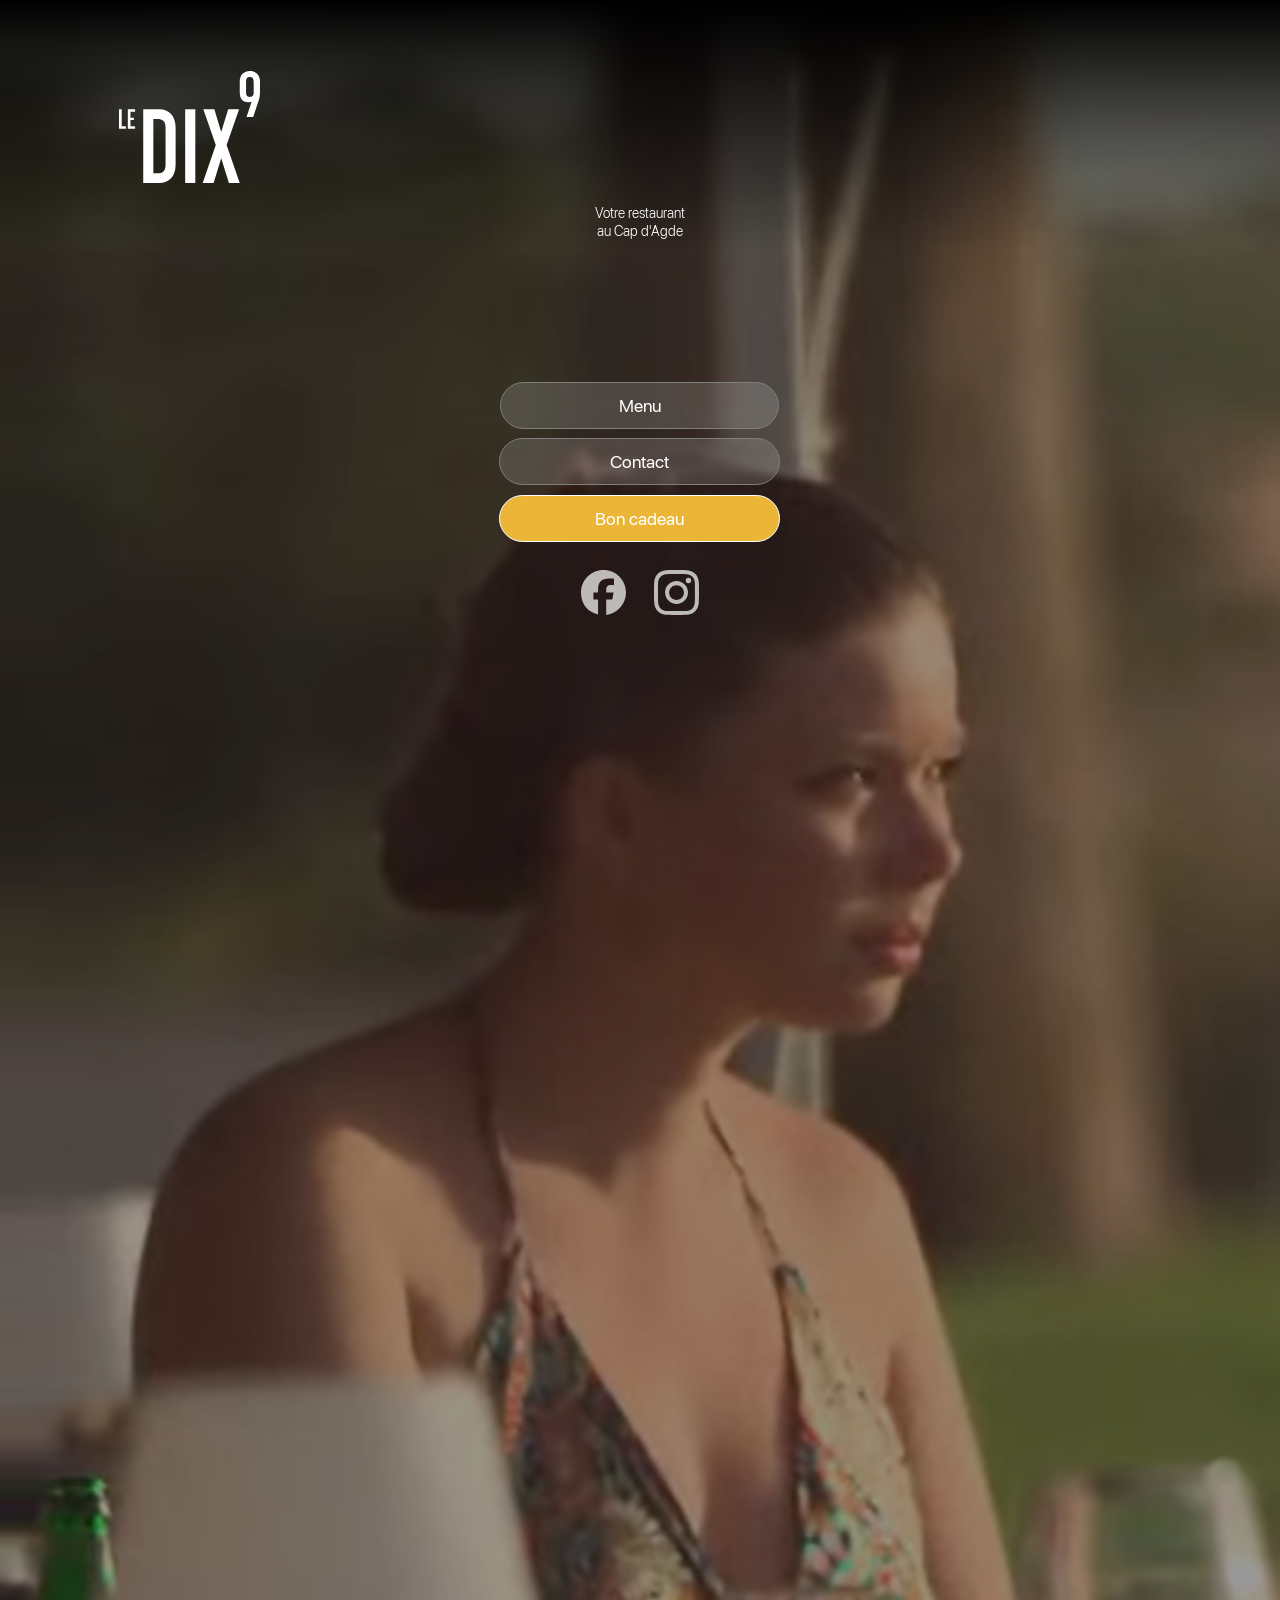
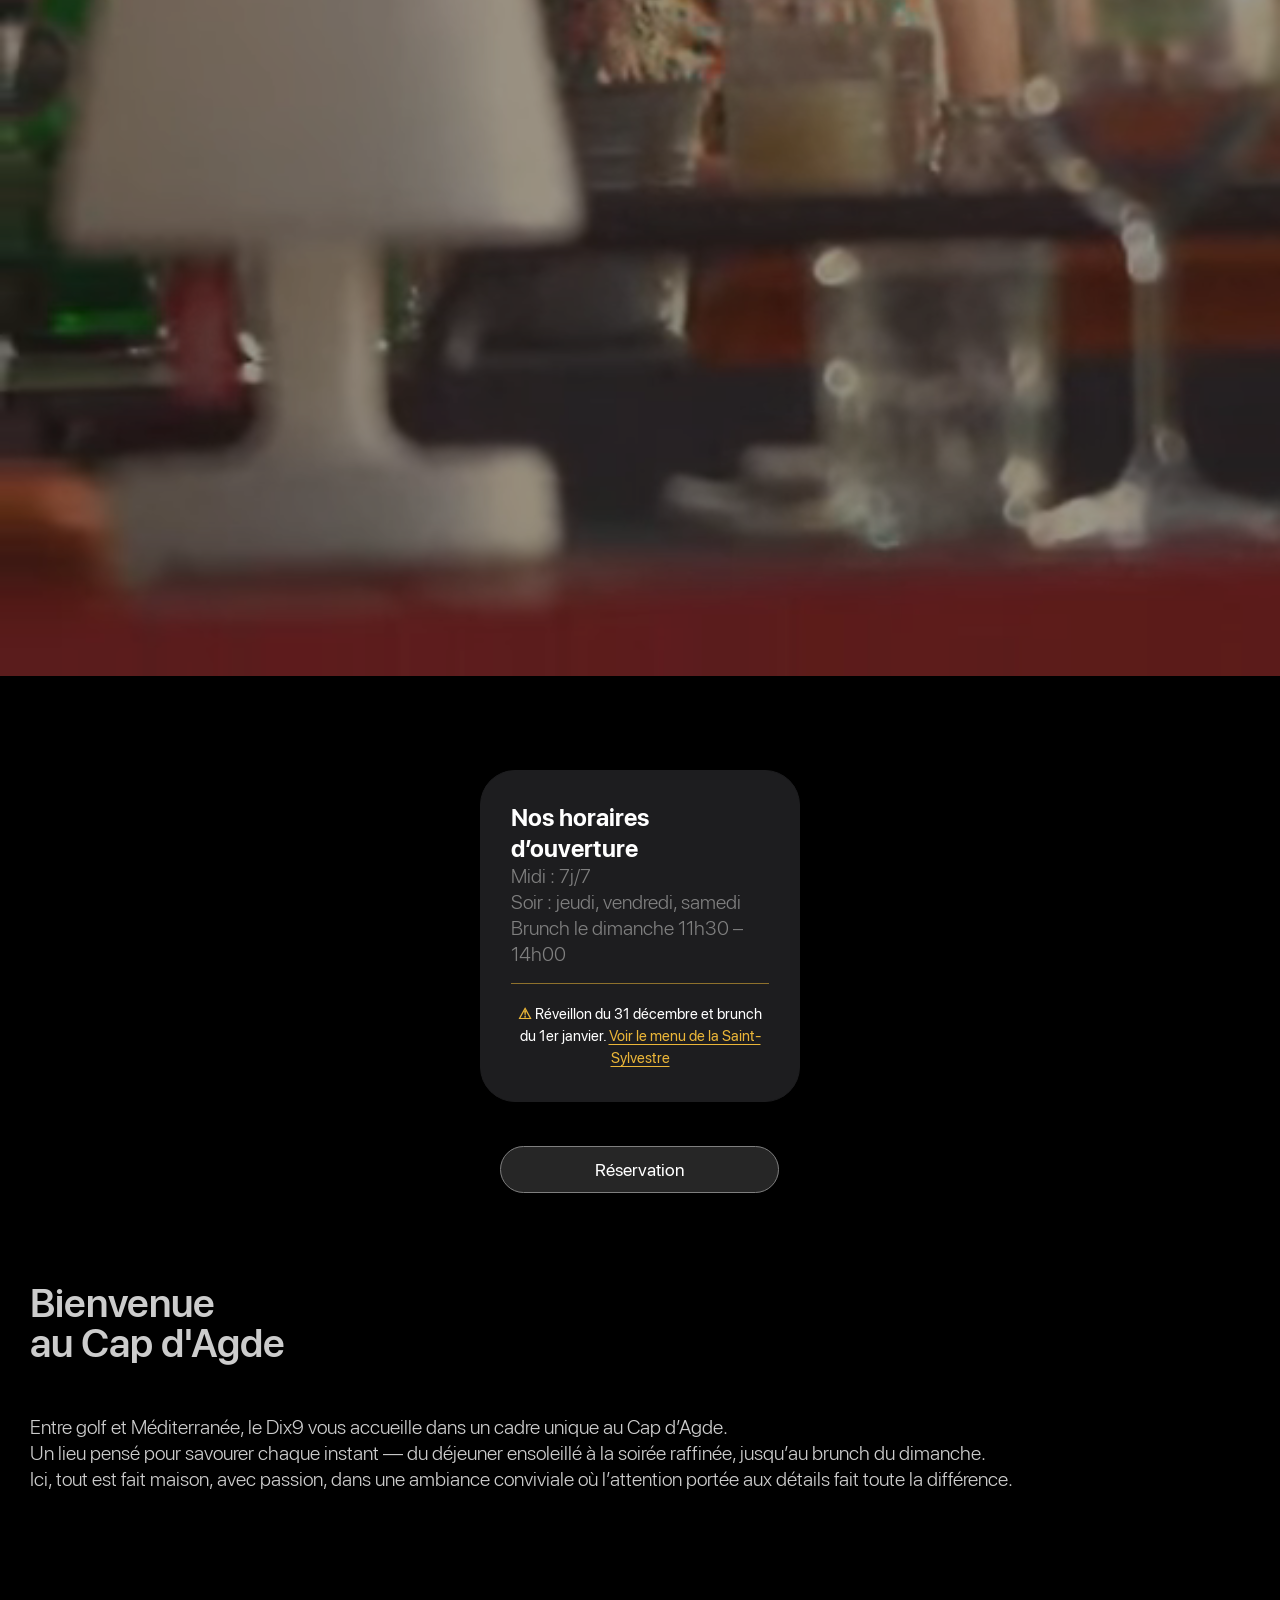
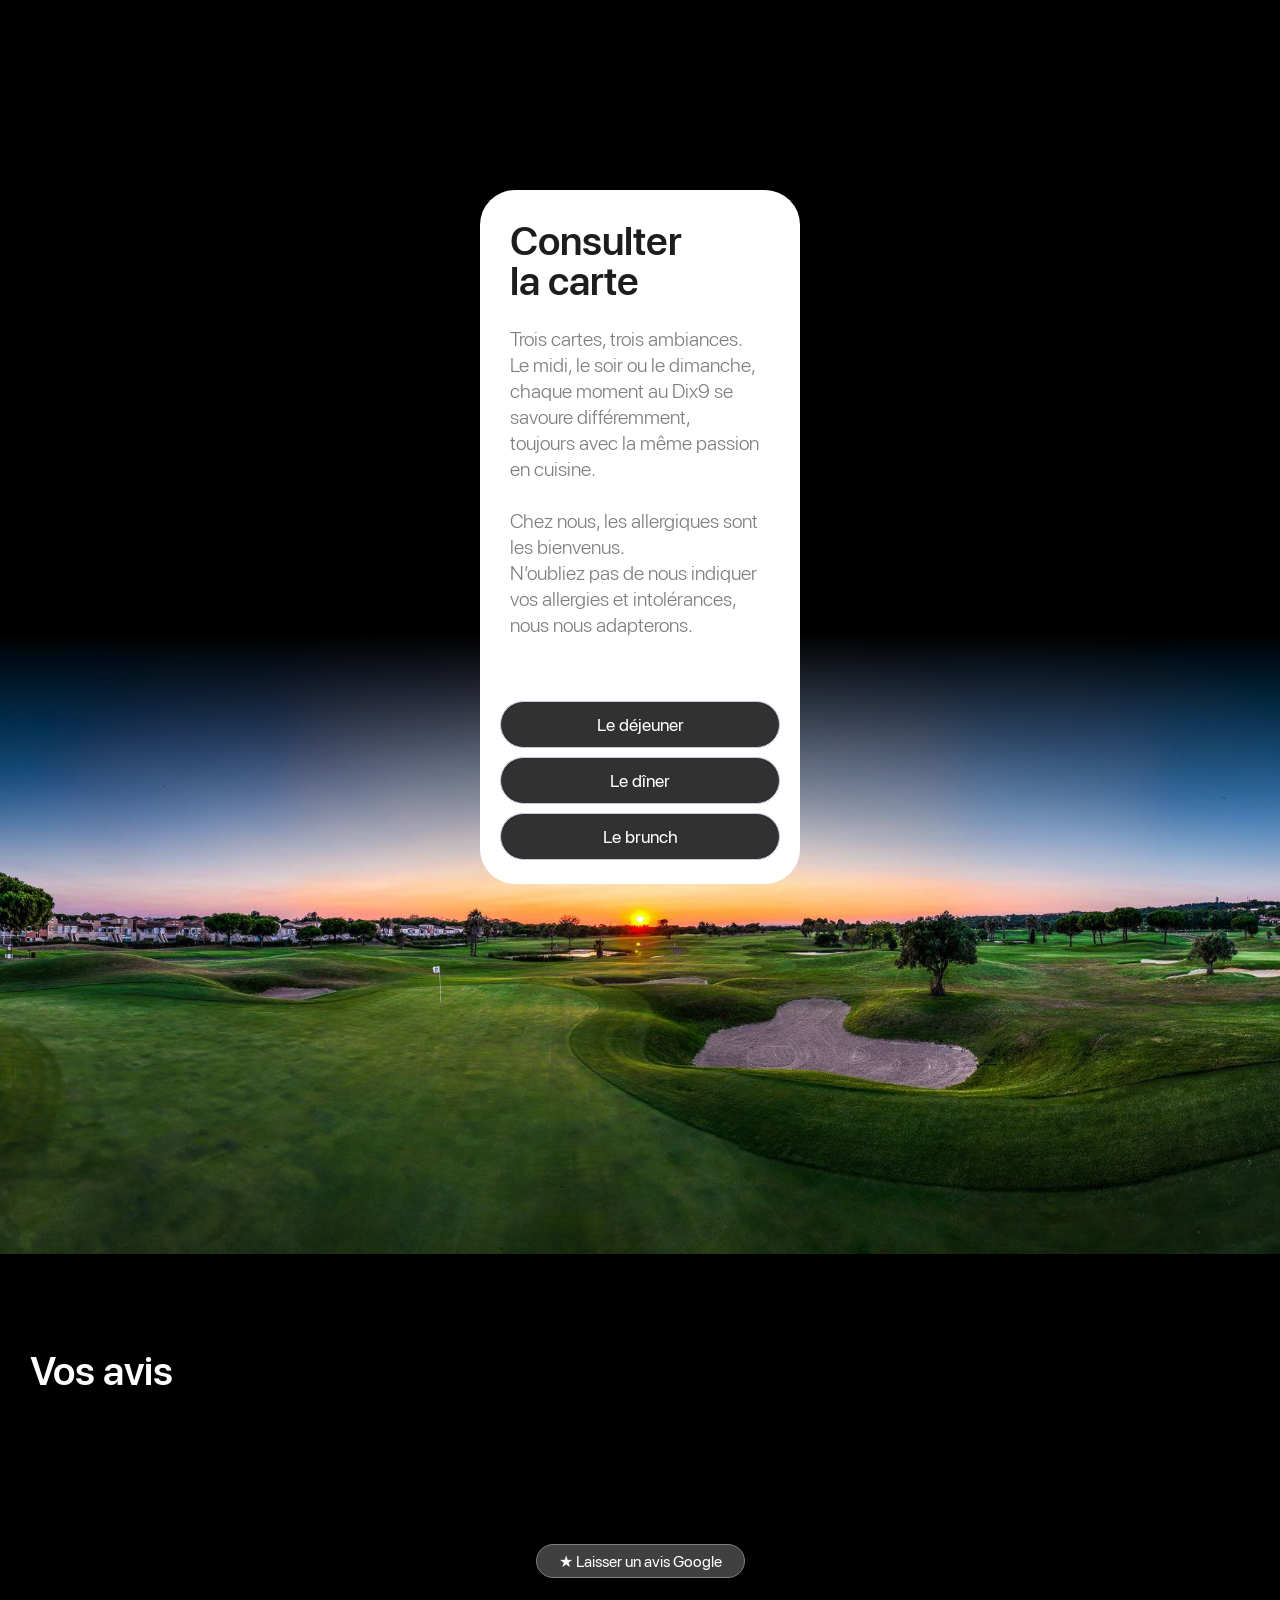
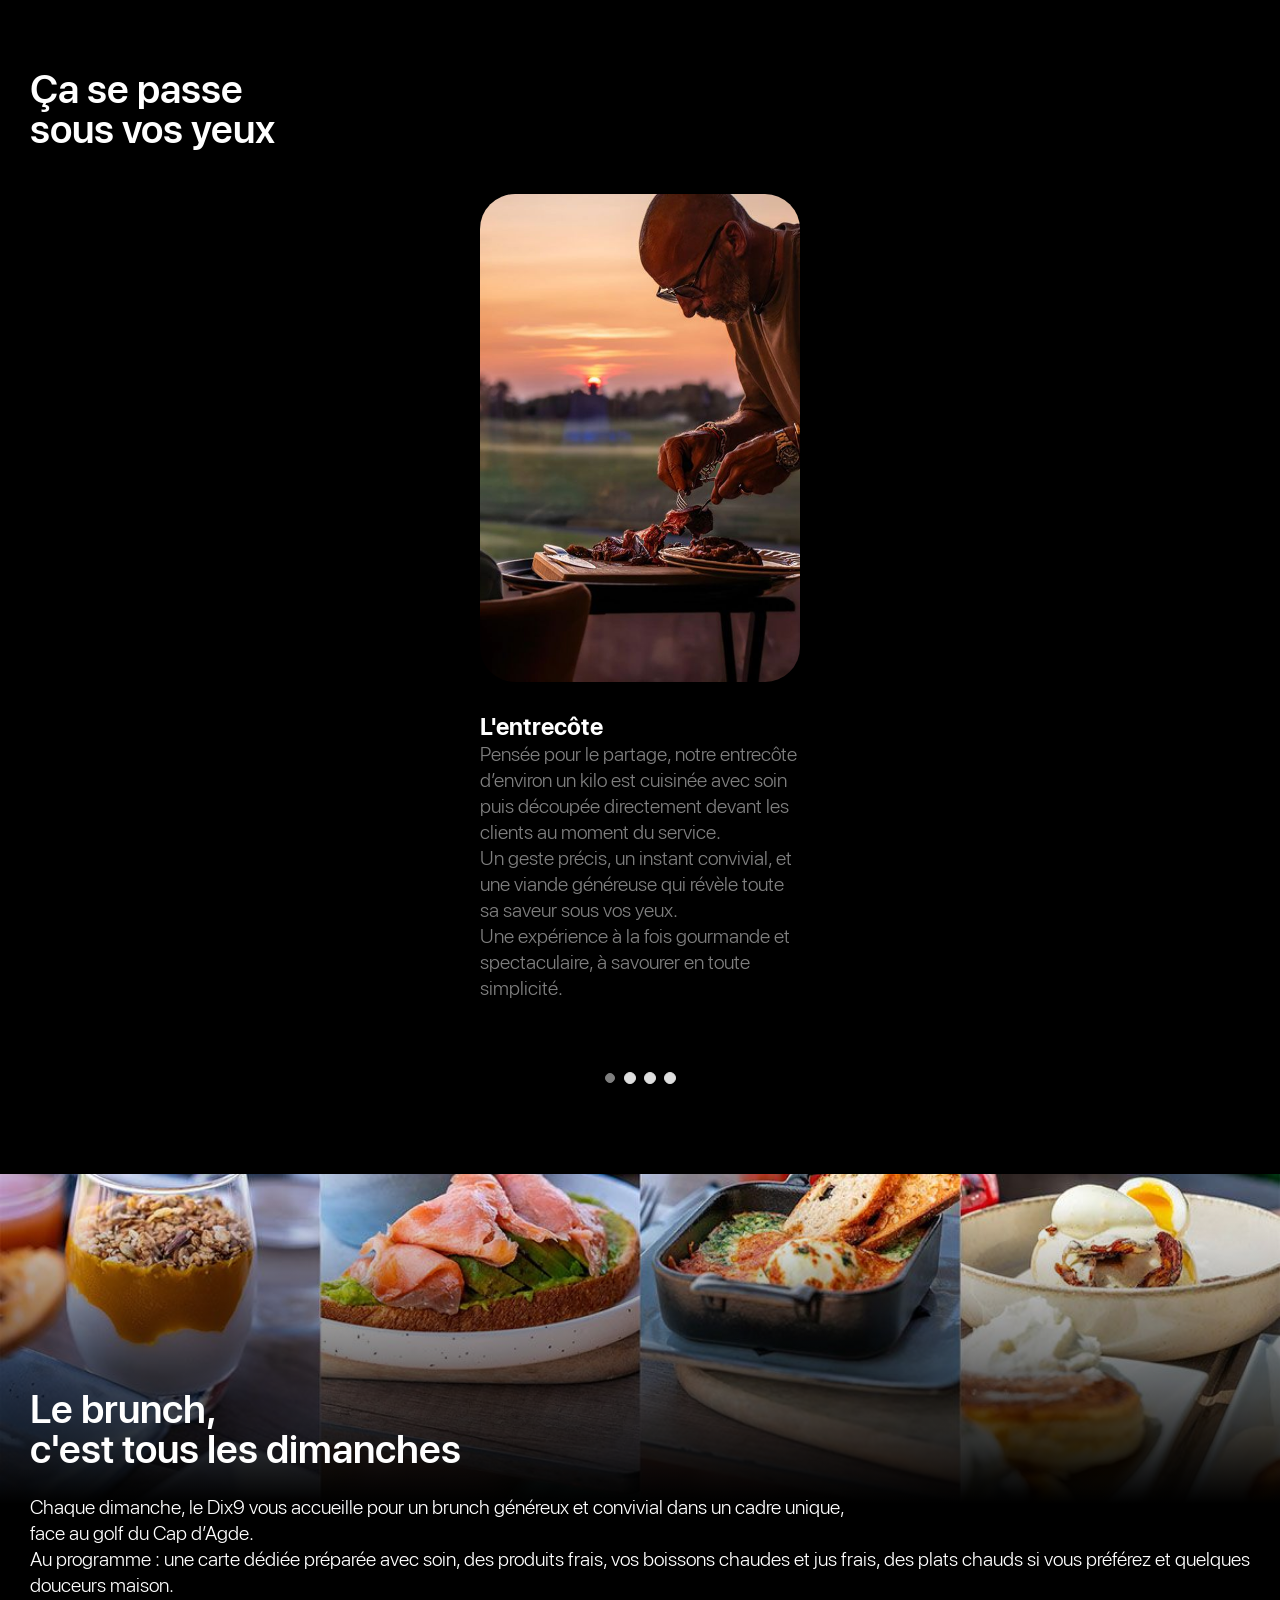
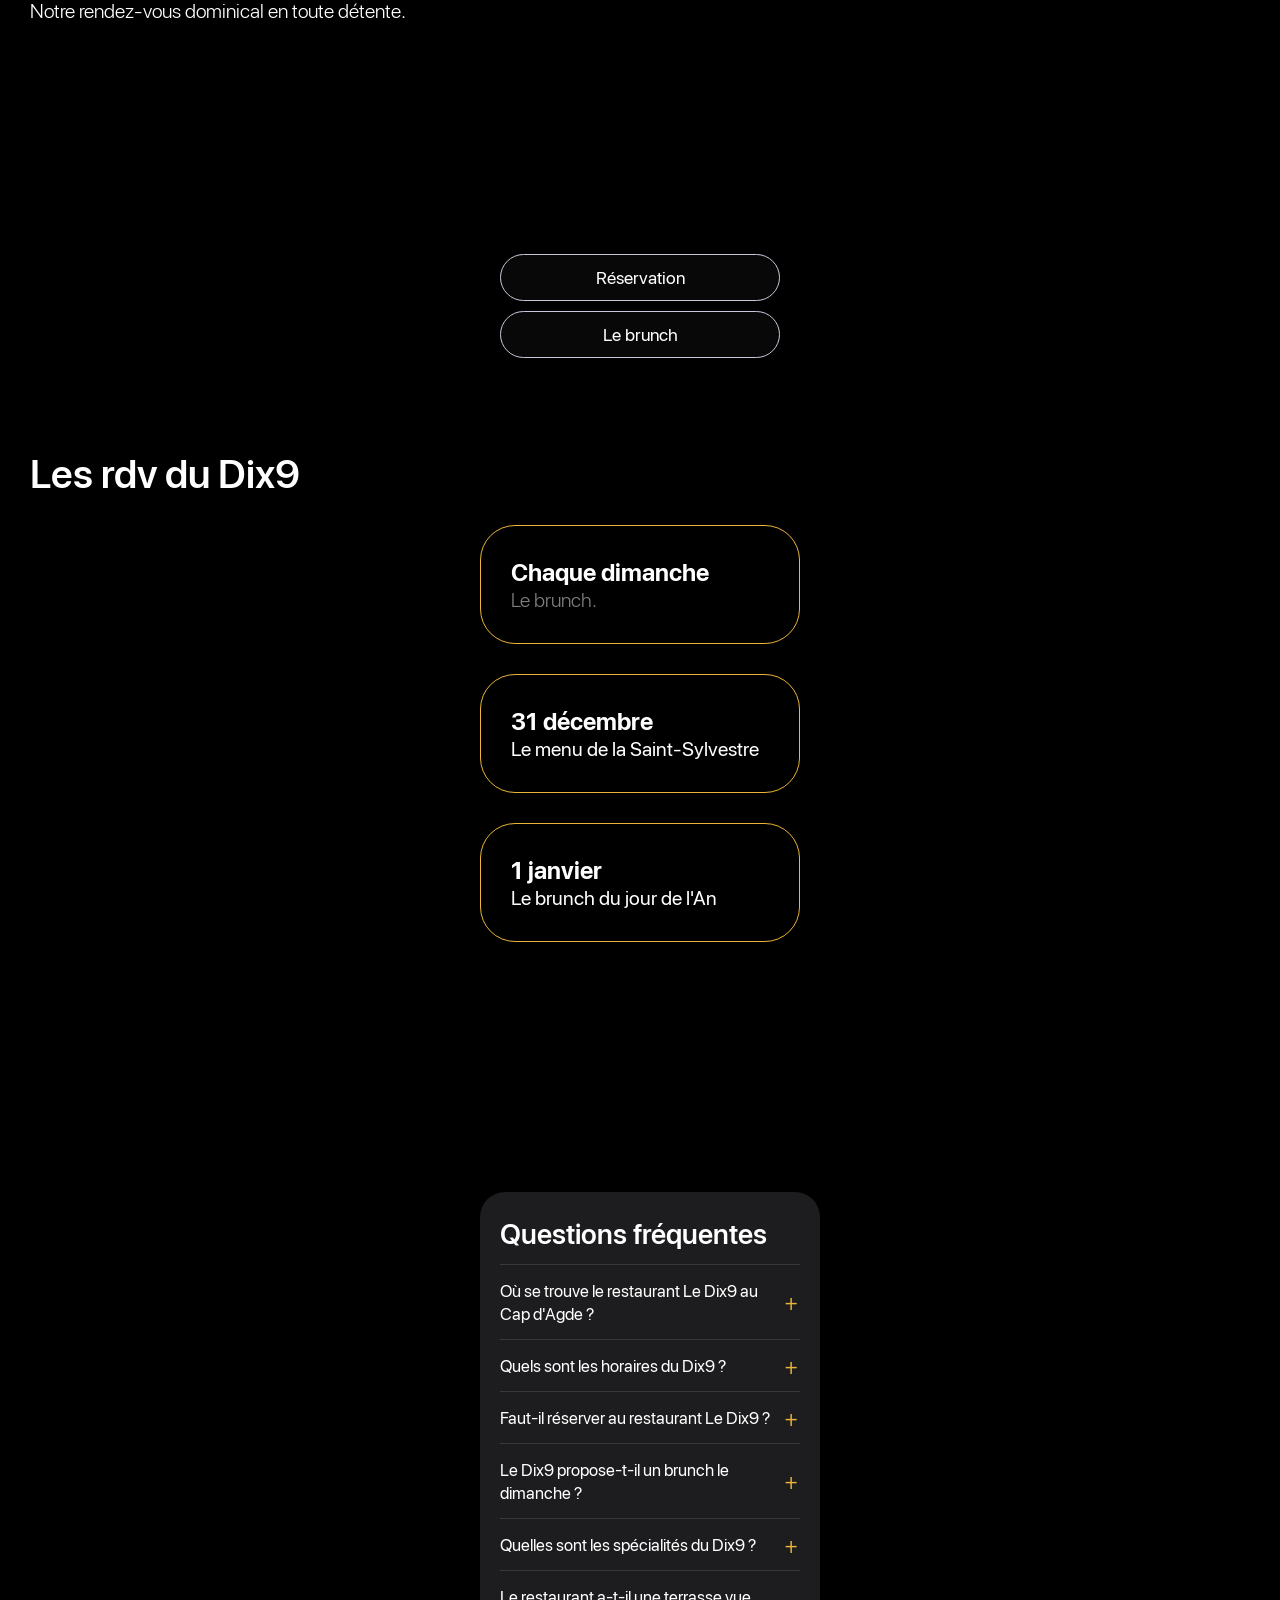
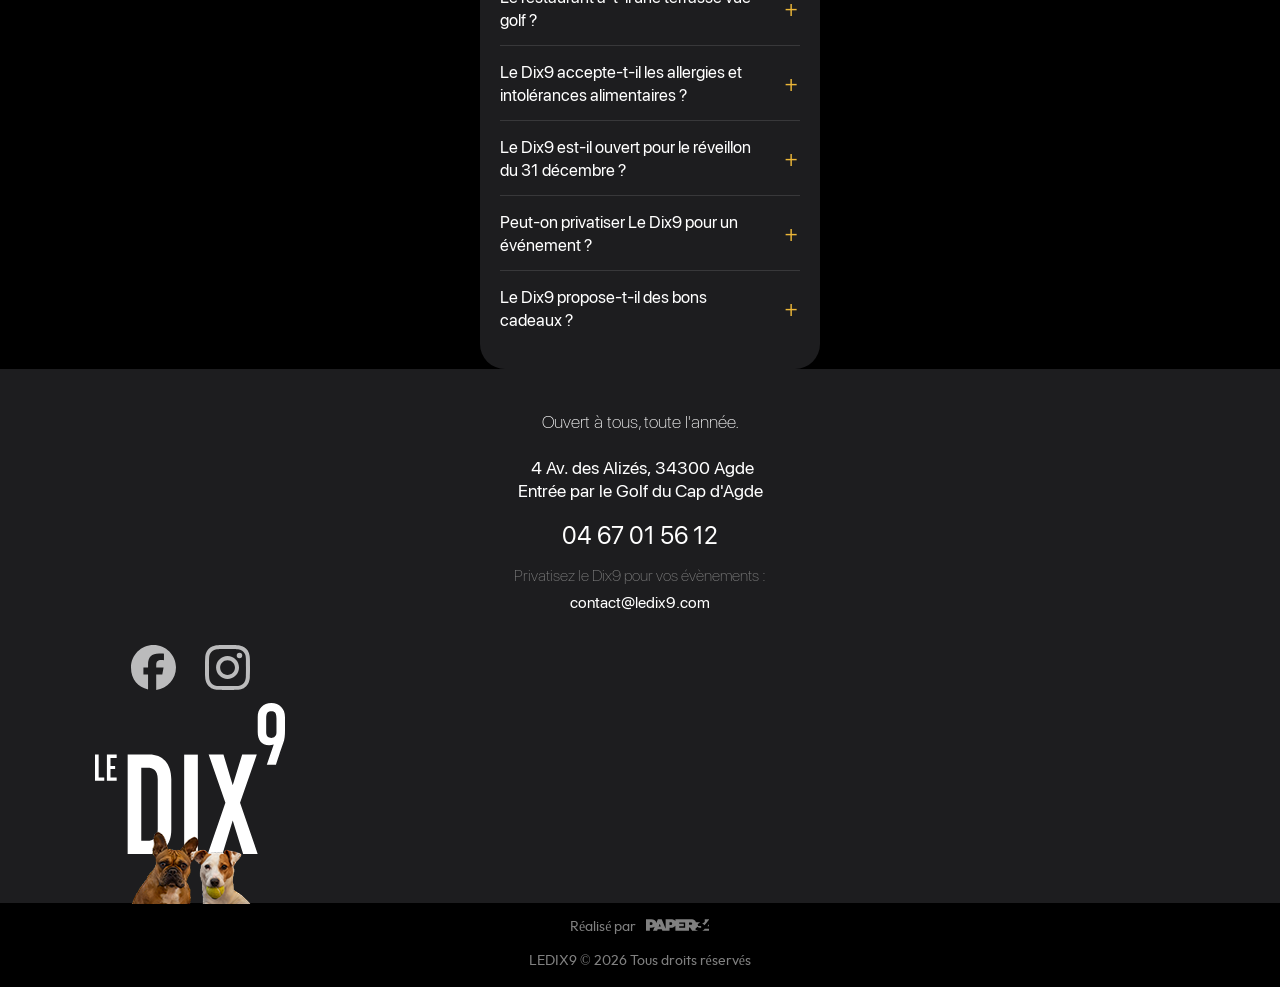
<file: phone/index.html>
<!DOCTYPE html>
<html class="nojs html css_verticalspacer" lang="fr-FR">
 <head>

  <meta http-equiv="Content-type" content="text/html;charset=UTF-8"/>
  <meta name="generator" content="2018.1.1.386"/>
  <meta name="viewport" content="width=380"/>
  
  <script type="text/javascript">
   // Update the 'nojs'/'js' class on the html node
document.documentElement.className = document.documentElement.className.replace(/\bnojs\b/g, 'js');

// Check that all required assets are uploaded and up-to-date
if(typeof Muse == "undefined") window.Muse = {}; window.Muse.assets = {"required":["museutils.js", "museconfig.js", "jquery.watch.js", "jquery.musepolyfill.bgsize.js", "webpro.js", "musewpslideshow.js", "jquery.museoverlay.js", "touchswipe.js", "jquery.scrolleffects.js", "require.js", "index.css"], "outOfDate":[]};
</script>
  
  <title>Restaurant Cap d'Agde vue golf — Le Dix9 | Déjeuner, Dîner, Brunch</title>
  <link rel="manifest" href="/site.webmanifest"/>
  <link rel="apple-touch-icon" sizes="180x180" href="/images/apple-touch-icon.png"/>
  <meta name="description" content="Le Dix9, restaurant au Cap d'Agde. Ouvert 7j/7 le midi, jeudi, vendredi et samedi soir, brunch le dimanche 11h30–14h. Cuisine fait maison."/>
    <meta name="geo.region" content="FR-34"/>
  <meta name="geo.placename" content="Cap d'Agde, Agde"/>
  <meta name="geo.position" content="43.30094;3.50819"/>
  <meta name="ICBM" content="43.30094, 3.50819"/>
  <link rel="canonical" href="https://www.ledix9.com/"/>
  <!-- CSS -->
  <link rel="preload" as="image" href="../assets/poster-mobile.jpg" fetchpriority="high"/>
  <link rel="stylesheet" type="text/css" href="../css/site_global.css?crc=4061967667"/>
  <link rel="stylesheet" type="text/css" href="css/master_a-gabarit.css?crc=486669381"/>
  <link rel="stylesheet" type="text/css" href="css/index.css?crc=3942865369" id="pagesheet"/>
  <style>
    html, body { overflow-x: hidden; }
    .html, html, body, .muse_css_mq { background-color: #000000 !important; }
    #page { margin: 0 auto; }
    #u3910 video { object-fit: cover; }

    .d9-evt{color:inherit;text-decoration:underline;text-decoration-color:#EBB638;text-underline-offset:4px;}
    /* === FAQ visible (GEO) mobile === */
    .d9mfaq {
      width: 300px; margin-left: 30px; margin-top: 60px;
      background: #1D1D1F; border-radius: 25px; padding: 24px 20px; color: #FFFFFF;
      font-family: '__SF Pro Display_5', -apple-system, Helvetica, Arial, sans-serif;
    }
    .d9mfaq h2 { font-size: 28px; line-height: 36px; font-weight: 600; margin: 0 0 12px; }
    .d9mfaq-item { border-top: 1px solid rgba(255,255,255,0.12); }
    .d9mfaq-item summary {
      cursor: pointer; list-style: none; padding: 14px 30px 14px 0;
      font-size: 17px; line-height: 23px; position: relative;
    }
    .d9mfaq-item summary::-webkit-details-marker { display: none; }
    .d9mfaq-item summary::after {
      content: '+'; position: absolute; right: 2px; top: 50%;
      transform: translateY(-50%); color: #EBB638; font-size: 24px; font-weight: 300;
      transition: transform .25s;
    }
    .d9mfaq-item[open] summary::after { transform: translateY(-50%) rotate(45deg); }
    .d9mfaq-item > p a { color: #EBB638; text-decoration: underline; text-underline-offset: 3px; }
    .d9mfaq-item > p { margin: 0; padding: 0 0 16px; font-size: 15px; line-height: 1.55; color: #9B9B9B; }
    #u3990-9{font-size:20px;line-height:26px;color:#7F7F7F;font-family:'__SF Pro Display_5';font-weight:300;}

    /* Bouton « Laisser un avis » (style des boutons Réservation) */
    .d9-avis{clear:both;text-align:center;}
    .d9-avis a{display:inline-block;padding:0 22px;height:34px;line-height:32px;box-sizing:border-box;
      border:1px solid #7F7F7F;border-radius:19px;background:rgba(255,255,255,.25);color:#FFFFFF;
      font-family:'__SF Pro Display_5',-apple-system,Helvetica,Arial,sans-serif;font-size:16px;font-weight:400;
      text-decoration:none;transition:background .25s,border-color .25s;}
    .d9-avis a:hover{background:rgba(255,255,255,.4);border-color:#FFFFFF;}
    /* Spacing: breathing room before carousel "Ça se passe sous vos yeux" */
    #pamphletu4132 { margin-top: 20px !important; }
  </style>
    <!--HTML Widget code-->
   

  		
  <!--/*

*/
-->
 
  <!-- Scroll Reveal Animations -->
  <style>
    .reveal {
      opacity: 0;
      transform: translateY(28px);
      transition: opacity 0.8s cubic-bezier(0.16, 1, 0.3, 1),
                  transform 0.8s cubic-bezier(0.16, 1, 0.3, 1);
    }
    .reveal.visible { opacity: 1; transform: translateY(0); }
    .reveal-scale {
      opacity: 0; transform: scale(0.95);
      transition: opacity 0.8s cubic-bezier(0.16, 1, 0.3, 1),
                  transform 0.8s cubic-bezier(0.16, 1, 0.3, 1);
    }
    .reveal-scale.visible { opacity: 1; transform: scale(1); }
    .stagger-item {
      opacity: 0; transform: translateY(20px);
      transition: opacity 0.6s cubic-bezier(0.16, 1, 0.3, 1),
                  transform 0.6s cubic-bezier(0.16, 1, 0.3, 1);
    }
    .stagger-item.visible { opacity: 1; transform: translateY(0); }
    @media (prefers-reduced-motion: reduce) {
      .reveal, .reveal-scale, .stagger-item { opacity: 1; transform: none; transition: none; }
    }
  </style>
 </head>
 <body>

  <!--HTML Widget code-->
   
<!------------------------------------------------------------------------------
================================================================================
--------------------------------------------------------------------------------



      _        ____    ____   ________    
     / \      |_   \  /   _| |_   __  |   
    / _ \       |   \/   |     | |_ \_|   
   / ___ \      | |\  /| |     |  _| _    
 _/ /   \ \_   _| |_\/_| |_   _| |__/ |   
|____| |____| |_____||_____| |________| 


This website uses widget(s) from AdobeMuseExpert.com // This widgets are fee
to use and available for download at: http://adobemuseexpert.com/




--------------------------------------------------------------------------------
================================================================================
------------------------------------------------------------------------------->



		
  
  <div class="clearfix" id="page"><!-- group -->
   <div class="clearfix grpelem" id="ppu3910"><!-- column -->
    <div class="clearfix colelem" id="pu3910"><!-- group -->
     <div class="browser_width grpelem" id="u3910-bw">
      <div class="gradient" id="u3910"><!-- custom html -->
       <video playsinline autoplay loop muted poster="../assets/poster-mobile.jpg" style="width:100%; height:100%;" title="Vue du restaurant Le Dix9 au Cap d'Agde">
	<source type="video/webm" data-src="../assets/VIDEOMSD.webm?v=2">
  	<source type="video/mp4" data-src="../assets/VIDEOMSD.mp4?v=2">
</video>
      </div>
     </div>
     <div class="browser_width grpelem" id="u3904-bw">
      <div class="gradient clearfix" id="u3904"><!-- group -->
       <a class="nonblock nontext MuseLinkActive clip_frame grpelem" id="u3927" href="index.html"><!-- svg --><img class="svg" id="u3928" src="../images/logo-blanc-ledix9.svg?crc=236652279" width="141" height="112" alt="Logo Le Dix9 — Restaurant au Cap d'Agde" data-mu-svgfallback="../images/logo-blanc-ledix9_poster_.png?crc=315783576"/></a>
      </div>
     </div>
     <div class="browser_width grpelem" id="u3929-6-bw">
      <a class="nonblock nontext clearfix" id="u3929-6" href="../index.html?devicelock=desktop"><!-- content --><p>Votre restaurant</p><p>au Cap d'Agde</p></a>
     </div>
     <div class="grpelem" id="u5702"><!-- custom html -->
      <div class="elfsight-app-4d9b28bf-634b-4cb0-8823-46dfa961b8a8" data-elfsight-app-lazy></div>
     </div>
     <a class="nonblock nontext anim_swing rounded-corners Bouton rgba-background clearfix grpelem" id="u4310-4" href="index.html#contact"><!-- content --><p>Contact</p></a>
     <a class="nonblock nontext Bouton rounded-corners clearfix grpelem" id="u6116-4" href="https://buy.stripe.com/bJe5kDfNn7zF7Yb8yb9bO00"><!-- content --><p>Bon cadeau</p></a>
     <a class="nonblock nontext Bouton rgba-background rounded-corners clearfix grpelem" id="u4311-4" href="la-carte---dejeuner.html"><!-- content --><p>Menu</p></a>
     <a class="nonblock nontext museBGSize grpelem" id="u4313" href="https://www.instagram.com/ledix9restaurant/" target="_blank"><!-- simple frame --></a>
     <a class="nonblock nontext museBGSize grpelem" id="u4314" href="https://www.facebook.com/ledix9restaurant" target="_blank"><!-- simple frame --></a>
    </div>
    <div class="colelem" id="u5944"><!-- content --></div>
    <div class="rounded-corners clearfix colelem" id="u3990-10"><!-- content -->
     <p id="u3990-2">Nos horaires d’ouverture</p>
     <p id="u3990-6">Midi : 7j/7</p>
     <p id="u3990-8">Soir : jeudi, vendredi, samedi</p>
     <p id="u3990-9">Brunch le dimanche 11h30 – 14h00</p>
    </div>
    <div class="colelem" id="u3986"><!-- content --></div>
    <a class="nonblock nontext Bouton rgba-background rounded-corners clearfix colelem" id="u4312-4" href="reservation.html"><!-- content --><p>Réservation</p></a>
    <div class="colelem" id="u6158"><!-- content --></div>
    <div class="browser_width colelem" id="u3942-7-bw">
     <div class="clearfix" id="u3942-7"><!-- content -->
      <p id="u3942-2">Bienvenue</p>
      <p id="u3942-4">au Cap d'Agde</p>
      <p id="u3942-5">&nbsp;</p>
     </div>
    </div>
    <div class="browser_width colelem" id="u3939-8-bw">
     <div class="clearfix" id="u3939-8"><!-- content -->
      <p>Entre golf et Méditerranée, le Dix9 vous accueille dans un cadre unique au Cap d’Agde.</p>
      <p>Un lieu pensé pour savourer chaque instant — du déjeuner ensoleillé à la soirée raffinée, jusqu’au brunch du dimanche.</p>
      <p>Ici, tout est fait maison, avec passion, dans une ambiance conviviale où l’attention portée aux détails fait toute la différence.</p>
     </div>
    </div>
    <div class="colelem" id="u4092"><!-- content --></div>
    <div class="clearfix colelem" id="pu4048"><!-- group -->
     <div class="browser_width grpelem" id="u4048-bw">
      <div class="museBGSize" id="u4048"><!-- simple frame --></div>
     </div>
     <div class="browser_width grpelem" id="u4049-bw">
      <div class="gradient" id="u4049"><!-- simple frame --></div>
     </div>
     <div class="rounded-corners clearfix grpelem" id="u4054-18"><!-- content -->
      <p id="u4054-2">Consulter</p>
      <p id="u4054-4">la carte</p>
      <p id="u4054-5">&nbsp;</p>
      <p id="u4054-9">Trois cartes, trois ambiances. <br/>Le midi, le soir ou le dimanche, chaque moment au Dix9 se savoure différemment,</p>
      <p id="u4054-11">toujours avec la même passion en cuisine.</p>
      <p id="u4054-14"><br/>Chez nous, les allergiques sont les bienvenus.</p>
      <p id="u4054-16">N’oubliez pas de nous indiquer vos allergies et intolérances, nous nous adapterons.</p>
     </div>
     <a class="nonblock nontext Bouton rgba-background rounded-corners clearfix grpelem" id="u4074-4" href="la-carte---diner.html"><!-- content --><p>Le dîner</p></a>
     <a class="nonblock nontext Bouton rgba-background rounded-corners clearfix grpelem" id="u4075-4" href="la-carte---brunch.html"><!-- content --><p>Le brunch</p></a>
     <a class="nonblock nontext Bouton rgba-background rounded-corners clearfix grpelem" id="u4076-4" href="la-carte---dejeuner.html"><!-- content --><p>Le déjeuner</p></a>
    </div>
    <div class="colelem" id="u4101"><!-- content --></div>
    <div class="browser_width colelem" id="u4057-5-bw">
     <div class="clearfix" id="u4057-5"><!-- content -->
      <p id="u4057-2">Vos avis</p>
      <p id="u4057-3">&nbsp;</p>
     </div>
    </div>
    <div class="rounded-corners colelem" id="u4058"><!-- custom html -->
     <!-- Elfsight All-in-One Reviews | LE DIX9 - CAP D'AGDE -->
<script>
/* Elfsight différé — hors chemin critique LCP */
(function(){var d=false;function l(){if(d)return;d=true;var s=document.createElement('script');s.src='https://elfsightcdn.com/platform.js';s.async=true;document.body.appendChild(s);}
if(document.readyState==='complete'){setTimeout(l,300);}else{window.addEventListener('load',function(){setTimeout(l,800);});}
['scroll','touchstart','mousedown','keydown'].forEach(function(e){window.addEventListener(e,l,{once:true,passive:true});});
})();
</script>
<div class="elfsight-app-f9592f14-823e-47f6-a312-33687d044e46" data-elfsight-app-lazy></div>
    </div>
    <div class="clearfix colelem d9-avis" style="width:320px;margin-left:30px;margin-top:22px;">
     <a href="https://g.page/r/Cf3sIK61CxlCEBM/review" target="_blank" rel="noopener" aria-label="Laisser un avis Google sur Le Dix9 (nouvel onglet)">★ Laisser un avis Google</a>
    </div>
    <div class="colelem" id="u4107"><!-- content --></div>
    <div class="browser_width colelem" id="u4129-6-bw">
     <div class="clearfix" id="u4129-6"><!-- content -->
      <p>Ça se passe</p>
      <p>sous vos yeux</p>
     </div>
    </div>
    <div class="PamphletWidget clearfix colelem" id="pamphletu4132"><!-- none box -->
     <div class="popup_anchor" id="u4136popup">
      <div class="ContainerGroup clearfix" id="u4136"><!-- stack box -->
       <div class="Container clearfix grpelem" id="u4142"><!-- column -->
        <div class="museBGSize rounded-corners clearfix colelem" id="u4138-3"><!-- content -->
         <p>&nbsp;</p>
        </div>
        <div class="clearfix colelem" id="u4139-10"><!-- content -->
         <p id="u4139-2">L'entrecôte</p>
         <p id="u4139-4">Pensée pour le partage, notre entrecôte d’environ un kilo est cuisinée avec soin puis découpée directement devant les clients au moment du service.</p>
         <p id="u4139-6">Un geste précis, un instant convivial, et une viande généreuse qui révèle toute sa saveur sous vos yeux.</p>
         <p id="u4139-8">Une expérience à la fois gourmande et spectaculaire, à savourer en toute simplicité.</p>
        </div>
       </div>
       <div class="Container invi clearfix grpelem" id="u4137"><!-- column -->
        <div class="museBGSize rounded-corners clearfix colelem" id="u4140-3"><!-- content -->
         <p>&nbsp;</p>
        </div>
        <div class="clearfix colelem" id="u4141-8"><!-- content -->
         <p id="u4141-2">La sole meunière</p>
         <p id="u4141-4">Le poisson est délicatement levé et nappé de beurre noisette juste devant vous, pour en préserver toute la finesse et le parfum.</p>
         <p id="u4141-6">Un savoir-faire à l’ancienne, remis au goût du jour, où chaque geste compte pour sublimer la fraîcheur du produit.</p>
        </div>
       </div>
       <div class="Container invi clearfix grpelem" id="u4195"><!-- column -->
        <div class="museBGSize rounded-corners clearfix colelem" id="u4147-3"><!-- content -->
         <p>&nbsp;</p>
        </div>
        <div class="clearfix colelem" id="u4148-12"><!-- content -->
         <p id="u4148-2">Le tartare</p>
         <p id="u4148-4">Au Dix9, le tartare de bœuf se vit comme une expérience à part entière.</p>
         <p id="u4148-6">Préparé minute, directement en salle, il allie savoir-faire, précision et respect des saveurs.</p>
         <p id="u4148-8">Chaque assaisonnement est ajusté avec soin, sous vos yeux, pour un équilibre parfait entre fraîcheur, texture et caractère.</p>
         <p id="u4148-10">Un grand classique revisité à la manière du Dix9.</p>
        </div>
       </div>
       <div class="Container invi clearfix grpelem" id="u4210"><!-- column -->
        <div class="museBGSize rounded-corners clearfix colelem" id="u4145-3"><!-- content -->
         <p>&nbsp;</p>
        </div>
        <div class="clearfix colelem" id="u4146-8"><!-- content -->
         <p id="u4146-2">La meule</p>
         <p id="u4146-4">Préparée sous vos yeux, la meule de parmesan flambée au Grappa Cellini est bien plus qu’un plat : c’est un véritable spectacle culinaire.</p>
         <p id="u4146-6">Le fromage fond au contact de la flamme, révélant ses arômes les plus fins avant d’enrober délicatement les pâtes fraîches. Un cérémonial signature du Dix9, à la fois généreux, authentique et spectaculaire, qui séduit les amoureux de gastronomie et de belles expériences.</p>
        </div>
       </div>
      </div>
     </div>
     <div class="ThumbGroup clearfix grpelem" id="u4150"><!-- none box -->
      <div class="popup_anchor" id="u4151popup">
       <div class="Thumb popup_element rounded-corners" id="u4151"><!-- simple frame --></div>
      </div>
      <div class="popup_anchor" id="u4152popup">
       <div class="Thumb popup_element rounded-corners" id="u4152"><!-- simple frame --></div>
      </div>
      <div class="popup_anchor" id="u4206popup">
       <div class="Thumb popup_element rounded-corners" id="u4206"><!-- simple frame --></div>
      </div>
      <div class="popup_anchor" id="u4220popup">
       <div class="Thumb popup_element rounded-corners" id="u4220"><!-- simple frame --></div>
      </div>
     </div>
    </div>
    <div class="colelem" id="u4224"><!-- content --></div>
    <div class="clearfix colelem" id="pu4234"><!-- group -->
     <div class="browser_width grpelem" id="u4234-bw">
      <div class="museBGSize" id="u4234"><!-- simple frame --></div>
     </div>
     <div class="browser_width grpelem" id="u4228-bw">
      <div class="gradient" id="u4228"><!-- simple frame --></div>
     </div>
     <div class="browser_width grpelem" id="u4229-15-bw">
      <div class="clearfix" id="u4229-15"><!-- content -->
       <p id="u4229-2">Le brunch,</p>
       <p id="u4229-4">c'est tous les dimanches</p>
       <p id="u4229-5">&nbsp;</p>
       <p id="u4229-7">Chaque dimanche, le Dix9 vous accueille pour un brunch généreux et convivial dans un cadre unique,</p>
       <p id="u4229-9">face au golf du Cap d’Agde.</p>
       <p id="u4229-11">Au programme : une carte dédiée préparée avec soin, des produits frais, vos boissons chaudes et jus frais, des plats chauds si vous préférez et quelques douceurs maison.</p>
       <p id="u4229-13">Notre rendez-vous dominical en toute détente.</p>
      </div>
     </div>
    </div>
    <a class="nonblock nontext Bouton rgba-background rounded-corners clearfix colelem" id="u4250-4" href="reservation.html"><!-- content --><p>Réservation</p></a>
    <a class="nonblock nontext Bouton rgba-background rounded-corners clearfix colelem" id="u4251-4" href="la-carte---brunch.html"><!-- content --><p>Le brunch</p></a>
    <div class="colelem" id="u4242"><!-- content --></div>
    <div class="browser_width colelem" id="u4259-5-bw">
     <div class="clearfix" id="u4259-5"><!-- content -->
      <p id="u4259-2">Les rdv du Dix9</p>
      <p id="u4259-3">&nbsp;</p>
     </div>
    </div>
    <div class="rounded-corners clearfix colelem" id="u4262-6"><!-- content -->
     <p id="u4262-2">Chaque dimanche</p>
     <p id="u4262-4">Le brunch.</p>
    </div>
    <div class="rounded-corners clearfix colelem" id="u4260-6"><!-- content -->
     <p id="u4260-2">31 décembre</p>
     <p id="u4260-4"><a class="d9-evt" href="reveillon-saint-sylvestre.html">Le menu de la Saint-Sylvestre</a></p>
    </div>
    <div class="rounded-corners clearfix colelem" id="u4261-6"><!-- content -->
     <p id="u4261-2">1 janvier</p>
     <p id="u4261-4"><a class="d9-evt" href="reveillon-saint-sylvestre.html">Le brunch du jour de l'An</a></p>
    </div>
    <div class="colelem" id="u4271"><!-- content --></div>
    <div class="browser_width colelem" id="u4279-bw">
     <div id="u4279"><!-- custom html -->
      <div class="elfsight-app-676415ee-4df4-440b-92f7-eb1da82b4aae" data-elfsight-app-lazy></div>
     </div>
    </div>
    <div class="clearfix colelem d9mfaq" id="faq">
     <h2>Questions fréquentes</h2>
      <details class="d9mfaq-item">
       <summary>Où se trouve le restaurant Le Dix9 au Cap d'Agde ?</summary>
       <p>Le Dix9 est situé au cœur du Golf International du Cap d'Agde, au 4 Avenue des Alizés, 34300 Agde. L'accès se fait par l'entrée du golf. Le restaurant offre une vue panoramique exceptionnelle entre golf et Méditerranée.</p>
      </details>
      <details class="d9mfaq-item">
       <summary>Quels sont les horaires du Dix9 ?</summary>
       <p>Le Dix9 est ouvert le midi 7 jours sur 7 : déjeuner de 12h à 14h du lundi au samedi, et brunch le dimanche de 11h30 à 14h00. Le soir, le restaurant est ouvert le jeudi, le vendredi et le samedi, de 19h30 à 21h30. Ouvert toute l'année.</p>
      </details>
      <details class="d9mfaq-item">
       <summary>Faut-il réserver au restaurant Le Dix9 ?</summary>
       <p>Oui, la réservation est fortement recommandée, en particulier pour le brunch du dimanche et le dîner. Vous pouvez réserver en ligne ou par téléphone au 04 67 01 56 12.</p>
      </details>
      <details class="d9mfaq-item">
       <summary>Le Dix9 propose-t-il un brunch le dimanche ?</summary>
       <p>Oui, chaque dimanche le Dix9 propose un <a href="la-carte---brunch.html">brunch gourmand (32 €)</a> avec une carte dédiée : boissons chaudes, jus pressés, œufs bénédicte ou florentine, toast saumon avocat, pancakes et douceurs maison. Le brunch est servi face au golf du Cap d'Agde.</p>
      </details>
      <details class="d9mfaq-item">
       <summary>Quelles sont les spécialités du Dix9 ?</summary>
       <p>Les plats signature du Dix9 sont préparés en salle, devant les clients : la meule de parmesan flambée à la Grappa, le tartare de bœuf assaisonné minute, la sole meunière nappée de beurre noisette et l'entrecôte gargantuesque à partager. À découvrir sur la <a href="la-carte---dejeuner.html">carte du déjeuner</a> et la <a href="la-carte---diner.html">carte du dîner</a>.</p>
      </details>
      <details class="d9mfaq-item">
       <summary>Le restaurant a-t-il une terrasse vue golf ?</summary>
       <p>Oui, le Dix9 dispose d'une grande terrasse offrant une vue panoramique sur le Golf International du Cap d'Agde et la Méditerranée. La salle climatisée intérieure est également ouverte toute l'année.</p>
      </details>
      <details class="d9mfaq-item">
       <summary>Le Dix9 accepte-t-il les allergies et intolérances alimentaires ?</summary>
       <p>Oui, le Dix9 accueille volontiers les clients ayant des allergies ou intolérances. Il suffit de prévenir l'équipe lors de la réservation ou à l'arrivée — la cuisine s'adaptera à vos besoins.</p>
      </details>
      <details class="d9mfaq-item">
       <summary>Le Dix9 est-il ouvert pour le réveillon du 31 décembre ?</summary>
       <p>Oui. Le jeudi 31 décembre 2026, le Dix9 propose un <a href="reveillon-saint-sylvestre.html">menu de la Saint-Sylvestre</a> en six temps à 110 € par personne, deux coupes de champagne comprises, avec un accord mets et vins à 40 € en supplément. Le 1er janvier, le brunch de la nouvelle année est servi dès 11h00 à 40 €. Réservation au 04 67 01 56 12.</p>
      </details>
      <details class="d9mfaq-item">
       <summary>Peut-on privatiser Le Dix9 pour un événement ?</summary>
       <p>Oui, le Dix9 peut être privatisé pour vos événements (mariage, séminaire, anniversaire, repas d'entreprise). Pour toute demande, contactez contact@ledix9.com.</p>
      </details>
      <details class="d9mfaq-item">
       <summary>Le Dix9 propose-t-il des bons cadeaux ?</summary>
       <p>Oui, le Dix9 propose des bons cadeaux à montant libre, valables sur l'ensemble de la carte (déjeuner, dîner, brunch). L'achat se fait directement en ligne sur le site.</p>
      </details>
    </div>
   </div>
   <div class="verticalspacer" data-offset-top="5709" data-content-above-spacer="5708" data-content-below-spacer="616"></div>
   <a class="anchor_item grpelem" id="contact"></a>
   <div class="clearfix grpelem" id="ppu3824"><!-- column -->
    <div class="clearfix colelem" id="pu3824"><!-- group -->
     <div class="browser_width grpelem" id="u3824-bw">
      <div class="clearfix" id="u3824"><!-- column -->
       <div class="position_content" id="u3824_position_content">
        <div class="clearfix colelem" id="pu3849"><!-- group -->
         <a class="nonblock nontext museBGSize grpelem" id="u3849" href="https://www.facebook.com/ledix9restaurant" target="_blank"><!-- simple frame --></a>
         <a class="nonblock nontext museBGSize grpelem" id="u3848" href="https://www.instagram.com/ledix9restaurant/" target="_blank"><!-- simple frame --></a>
        </div>
        <div class="clearfix colelem" id="pu3885"><!-- group -->
         <div class="clip_frame grpelem" id="u3885"><!-- svg -->
          <img class="svg" id="u3886" src="../images/logo-blanc-ledix9.svg?crc=236652279" width="190" height="151" alt="Logo Le Dix9 — Restaurant au Cap d'Agde" data-mu-svgfallback="../images/logo-blanc-ledix9_poster_.png?crc=315783576"/>
         </div>
         <div class="clip_frame grpelem" id="u3887"><!-- image -->
          <img class="block" id="u3887_img" src="../images/chiens-ledix9-crop-u3887.png?crc=4241495702" alt="Mascotte du Dix9 — restaurant au Cap d'Agde" width="124" height="76"/>
         </div>
        </div>
       </div>
      </div>
     </div>
     <div class="browser_width grpelem" id="u3846-6-bw">
      <div class="clearfix" id="u3846-6"><!-- content -->
       <p>&nbsp;4 Av. des Alizés, 34300 Agde</p>
       <p>Entrée par le Golf du Cap d'Agde</p>
      </div>
     </div>
     <div class="browser_width grpelem" id="u3844-4-bw">
      <div class="clearfix" id="u3844-4"><!-- content -->
       <p>Privatisez le Dix9 pour vos évènements :</p>
      </div>
     </div>
     <div class="browser_width grpelem" id="u3845-5-bw">
      <div class="pointer_cursor clearfix" id="u3845-5"><!-- content -->
       <a class="block" href="mailto:ledix9restaurant@gmail.com"><!-- Block link tag --></a>
       <p><a class="nonblock" href="mailto:contact@ledix9.com">contact@ledix9.com</a></p>
      </div>
     </div>
     <div class="browser_width grpelem" id="u3847-4-bw">
      <div class="clearfix" id="u3847-4"><!-- content -->
       <p><a class="nonblock" href="tel:+33467015612" style="color:inherit;text-decoration:none">04 67 01 56 12</a></p>
      </div>
     </div>
     <div class="browser_width grpelem" id="u3882-5-bw">
      <div class="clearfix" id="u3882-5"><!-- content -->
       <p>Ouvert à tous, toute l'année.</p>
       <p>&nbsp;</p>
      </div>
     </div>
    </div>
    <div class="clearfix colelem" id="pu3829-4"><!-- group -->
     <div class="clearfix grpelem" id="u3829-4"><!-- content -->
      <p><span class="R-f-r-nce---Ville" id="u3829">Réalisé par</span></p>
     </div>
     <a class="nonblock nontext clip_frame grpelem" id="u3827" href="https://paper34.fr"><!-- svg --><img class="svg" id="u3828" src="../images/logoblanc-paper34.svg?crc=3970129298" width="64" height="12" alt="Paper34" data-mu-svgfallback="../images/logoblanc-paper34_poster_.png?crc=50960925"/></a>
    </div>
    <div class="browser_width colelem" id="u3839-bw">
     <div class="size_browser_width" id="u3839"><!-- custom html -->
      
							<div class="ame-auto-copytight-year">
								<p class="ame-copyright-text">LEDIX9 &copy; <script type="text/javascript">document.write(new Date().getFullYear());</script> Tous droits réservés</p>
							</div>

						
     </div>
    </div>
   </div>
  </div>
  <!-- JS includes -->
  <script type="text/javascript">
   if (document.location.protocol != 'https:') document.write('\x3Cscript src="http://musecdn2.businesscatalyst.com/scripts/4.0/jquery-1.8.3.min.js" type="text/javascript">\x3C/script>');
</script>
  <script type="text/javascript">
   window.jQuery || document.write('\x3Cscript src="../scripts/jquery-1.8.3.min.js?crc=209076791" type="text/javascript">\x3C/script>');
</script>
  <!-- Other scripts -->
  <script type="text/javascript">
   // Decide whether to suppress missing file error or not based on preference setting
var suppressMissingFileError = false
</script>
  <script type="text/javascript">
   window.Muse.assets.check=function(c){if(!window.Muse.assets.checked){window.Muse.assets.checked=!0;var b={},d=function(a,b){if(window.getComputedStyle){var c=window.getComputedStyle(a,null);return c&&c.getPropertyValue(b)||c&&c[b]||""}if(document.documentElement.currentStyle)return(c=a.currentStyle)&&c[b]||a.style&&a.style[b]||"";return""},a=function(a){if(a.match(/^rgb/))return a=a.replace(/\s+/g,"").match(/([\d\,]+)/gi)[0].split(","),(parseInt(a[0])<<16)+(parseInt(a[1])<<8)+parseInt(a[2]);if(a.match(/^\#/))return parseInt(a.substr(1),
16);return 0},f=function(f){for(var g=document.getElementsByTagName("link"),j=0;j<g.length;j++)if("text/css"==g[j].type){var l=(g[j].href||"").match(/\/?css\/([\w\-]+\.css)\?crc=(\d+)/);if(!l||!l[1]||!l[2])break;b[l[1]]=l[2]}g=document.createElement("div");g.className="version";g.style.cssText="display:none; width:1px; height:1px;";document.getElementsByTagName("body")[0].appendChild(g);for(j=0;j<Muse.assets.required.length;){var l=Muse.assets.required[j],k=l.match(/([\w\-\.]+)\.(\w+)$/),i=k&&k[1]?
k[1]:null,k=k&&k[2]?k[2]:null;switch(k.toLowerCase()){case "css":i=i.replace(/\W/gi,"_").replace(/^([^a-z])/gi,"_$1");g.className+=" "+i;i=a(d(g,"color"));k=a(d(g,"backgroundColor"));i!=0||k!=0?(Muse.assets.required.splice(j,1),"undefined"!=typeof b[l]&&(i!=b[l]>>>24||k!=(b[l]&16777215))&&Muse.assets.outOfDate.push(l)):j++;g.className="version";break;case "js":j++;break;default:throw Error("Unsupported file type: "+k);}}c?c().jquery!="1.8.3"&&Muse.assets.outOfDate.push("jquery-1.8.3.min.js"):Muse.assets.required.push("jquery-1.8.3.min.js");
g.parentNode.removeChild(g);if(Muse.assets.outOfDate.length||Muse.assets.required.length)g="Certains fichiers sur le serveur sont peut-être manquants ou incorrects. Videz le cache du navigateur et réessayez. Si le problème persiste, contactez le créateur du site.",f&&Muse.assets.outOfDate.length&&(g+="\nOut of date: "+Muse.assets.outOfDate.join(",")),f&&Muse.assets.required.length&&(g+="\nMissing: "+Muse.assets.required.join(",")),suppressMissingFileError?(g+="\nUse SuppressMissingFileError key in AppPrefs.xml to show missing file error pop up.",console.log(g)):alert(g)};location&&location.search&&location.search.match&&location.search.match(/muse_debug/gi)?
setTimeout(function(){f(!0)},5E3):f()}};
var muse_init=function(){require.config({baseUrl:"../"});require(["jquery","museutils","whatinput","jquery.watch","jquery.musepolyfill.bgsize","webpro","musewpslideshow","jquery.museoverlay","touchswipe","jquery.scrolleffects"],function(c){var $ = c;$(document).ready(function(){try{
window.Muse.assets.check($);/* body */
Muse.Utils.transformMarkupToFixBrowserProblemsPreInit();/* body */
Muse.Utils.prepHyperlinks(true);/* body */
Muse.Utils.resizeHeight('.browser_width');/* resize height */
Muse.Utils.requestAnimationFrame(function() { $('body').addClass('initialized'); });/* mark body as initialized */
Muse.Utils.makeButtonsVisibleAfterSettingMinWidth();/* body */
Muse.Utils.initWidget('#pamphletu4132', ['#bp_infinity'], function(elem) { return new WebPro.Widget.ContentSlideShow(elem, {contentLayout_runtime:'stack',event:'click',deactivationEvent:'none',autoPlay:true,displayInterval:4000,transitionStyle:'horizontal',transitionDuration:400,hideAllContentsFirst:false,triggersOnTop:true,shuffle:false,enableSwipe:true,resumeAutoplay:true,resumeAutoplayInterval:4000,playOnce:false,autoActivate_runtime:false,isResponsive:false}); });/* #pamphletu4132 */
Muse.Utils.fullPage('#page');/* 100% height page */
$('#u4048').registerBackgroundPositionScrollEffect([{"in":[-Infinity,2087.11],"speed":[0,1]},{"in":[2087.11,Infinity],"speed":[0,0.7]}]);/* scroll effect */
Muse.Utils.showWidgetsWhenReady();/* body */
Muse.Utils.transformMarkupToFixBrowserProblems();/* body */
}catch(b){if(b&&"function"==typeof b.notify?b.notify():Muse.Assert.fail("Error calling selector function: "+b),false)throw b;}})})};

</script>
  <!-- RequireJS script -->
  <script src="../scripts/require.js?crc=4177726516" type="text/javascript" async data-main="../scripts/museconfig.js?crc=128606099" onload="if (requirejs) requirejs.onError = function(requireType, requireModule) { if (requireType && requireType.toString && requireType.toString().indexOf && 0 <= requireType.toString().indexOf('#scripterror')) window.Muse.assets.check(); }" onerror="window.Muse.assets.check();"></script>
  
  <!--HTML Widget code-->
  
            <script>console.log("%cWidget from AdobeMuseExpert.com 😊","font: 2em roboto; color: #00bcd4;");</script>
            

		
   
  <script>
  (function() {
    if (window.matchMedia('(prefers-reduced-motion: reduce)').matches) return;
    var observer = new IntersectionObserver(function(entries) {
      entries.forEach(function(entry) {
        if (entry.isIntersecting) {
          entry.target.classList.add('visible');
          observer.unobserve(entry.target);
        }
      });
    }, { threshold: 0.08, rootMargin: '0px 0px -50px 0px' });
    document.querySelectorAll('.reveal, .reveal-scale').forEach(function(el) { observer.observe(el); });
    var so = new IntersectionObserver(function(entries) {
      entries.forEach(function(entry) {
        if (entry.isIntersecting) {
          var items = entry.target.parentElement.querySelectorAll('.stagger-item');
          items.forEach(function(item, i) { setTimeout(function() { item.classList.add('visible'); }, i * 120); });
          so.unobserve(entry.target);
        }
      });
    }, { threshold: 0.08 });
    document.querySelectorAll('.stagger-item:first-child').forEach(function(el) { so.observe(el); });
  })();
  </script>
  <!-- Annonces (fermetures / privatisations) — éditer annonces.js -->
<script>
/* Vidéo d'accueil chargée après l'affichage : le poster est l'élément LCP */
(function(){function go(){var v=document.querySelector('#u3910 video');if(!v)return;[].forEach.call(v.querySelectorAll('source[data-src]'),function(s){s.src=s.getAttribute('data-src');});v.load();var p=v.play();if(p&&p.catch)p.catch(function(){});}
if(document.readyState==='complete'){setTimeout(go,200);}else{window.addEventListener('load',function(){setTimeout(go,200);});}})();
</script>
  <script src="../annonces.js?v=6"></script>
   </body>
</html>
</file>
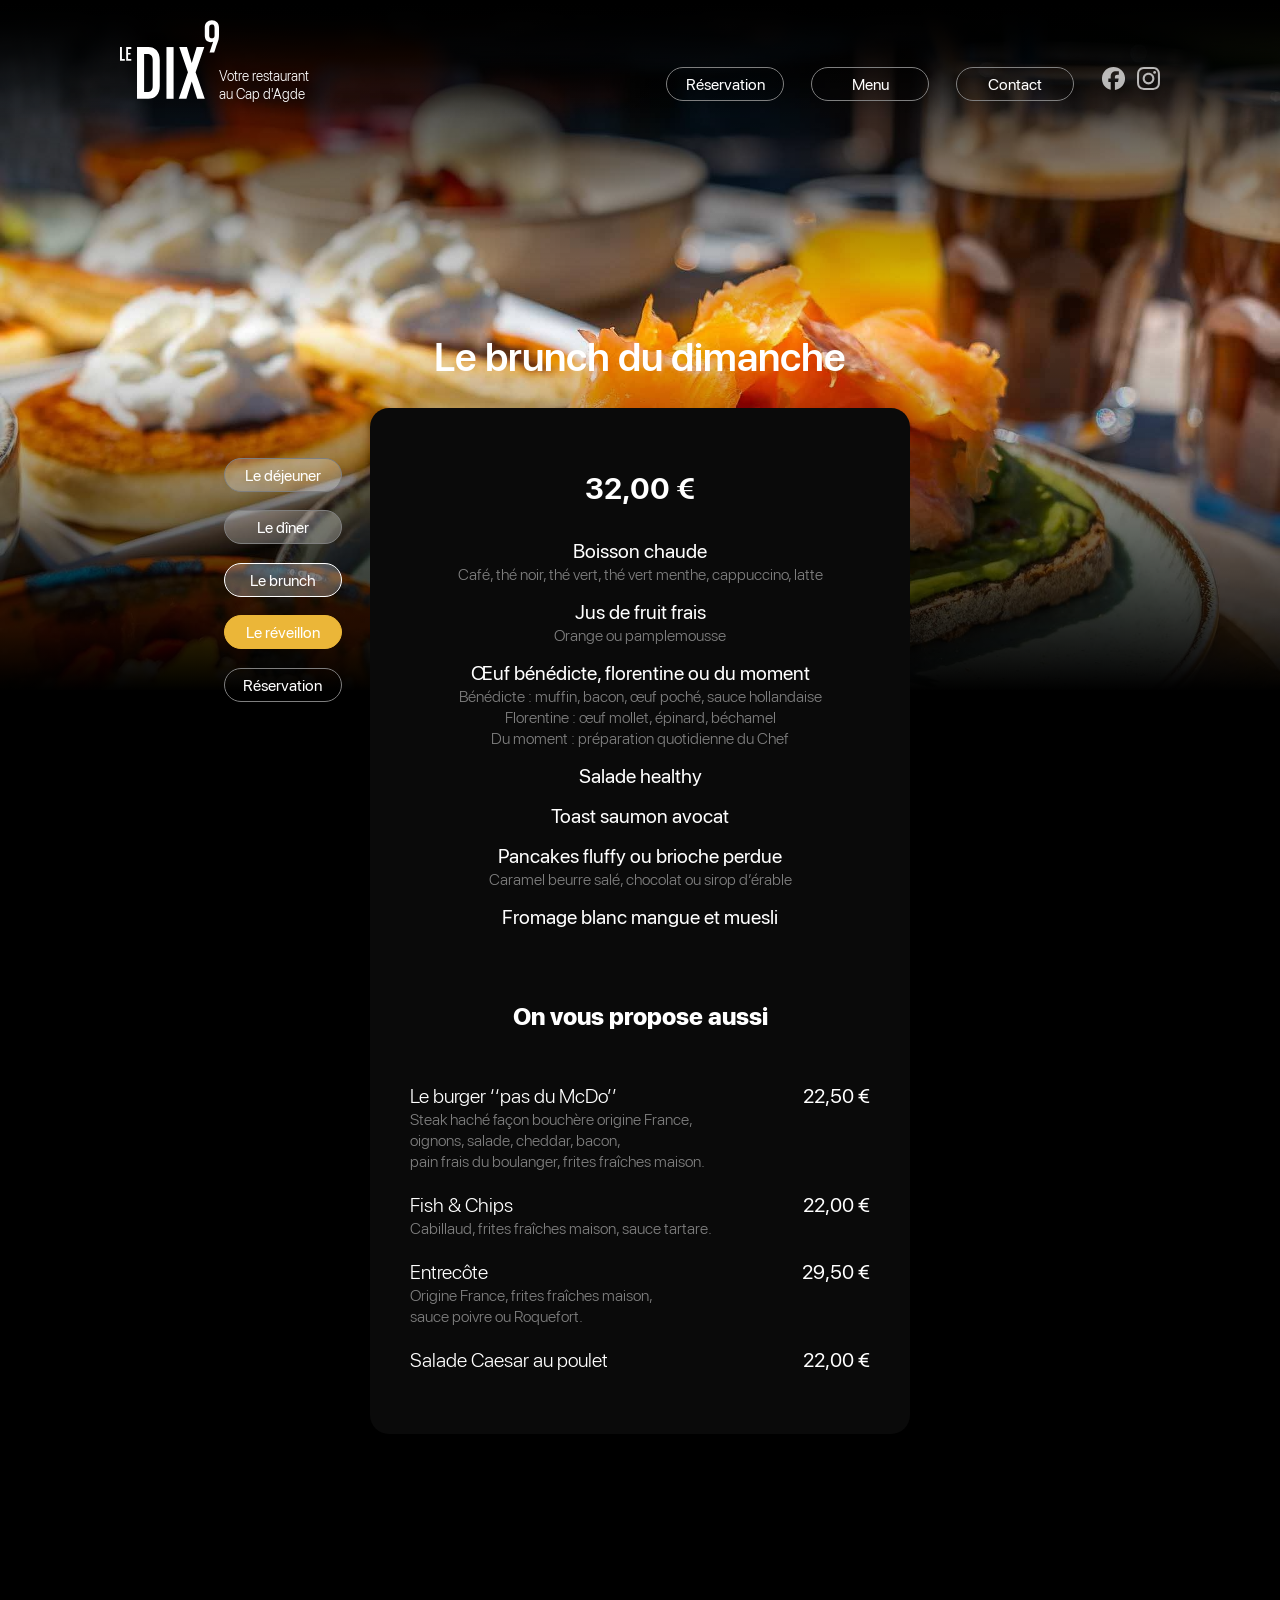
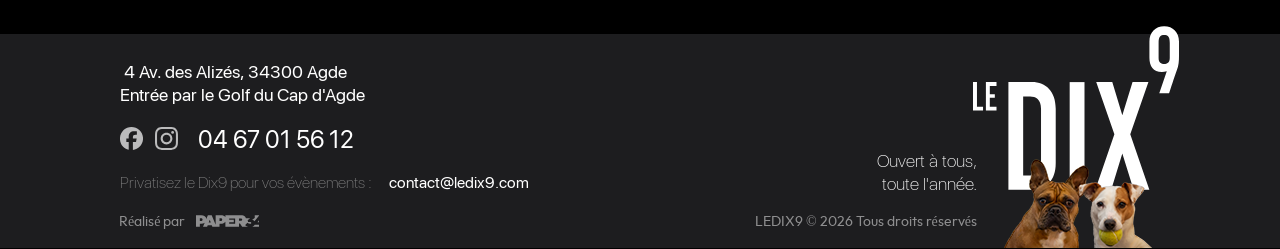
<file: la-carte---brunch.html>
<!DOCTYPE html>
<html class="nojs html css_verticalspacer" lang="fr-FR">
 <head>

  <meta http-equiv="Content-type" content="text/html;charset=UTF-8"/>
  <meta name="generator" content="2018.1.1.386"/>
  
  <script type="text/javascript">   // Modern mobile redirect — UA + viewport check (fallback after Vercel server-side redirect)
(function() {
  try {
    if (location.pathname.indexOf('/phone/') === 0) return;
    if (location.search.indexOf('desktop') !== -1) return;
    if (document.cookie.indexOf('inbrowserediting=true') !== -1) return;
    var ua = navigator.userAgent || '';
    var byUA = /iPhone|iPod|Android|BlackBerry|webOS|IEMobile|Opera Mini/i.test(ua);
    var byViewport = window.matchMedia && window.matchMedia('(max-width: 768px)').matches;
    if (byUA || byViewport) {
      var target = '/phone/la-carte---brunch.html' + (location.search || '') + (location.hash || '');
      if (location.replace) location.replace(target); else location.href = target;
    }
  } catch (e) {}
})();

// Update the 'nojs'/'js' class on the html node
document.documentElement.className = document.documentElement.className.replace(/\bnojs\b/g, 'js');

// Check that all required assets are uploaded and up-to-date
if(typeof Muse == "undefined") window.Muse = {}; window.Muse.assets = {"required":["museutils.js", "museconfig.js", "jquery.watch.js", "jquery.musepolyfill.bgsize.js", "jquery.scrolleffects.js", "require.js", "la-carte---brunch.css"], "outOfDate":[]};
</script>
  
  <link media="only screen and (max-width: 640px)" rel="alternate" href="https://www.ledix9.com/phone/la-carte---brunch.html"/>
  <link rel="manifest" href="/site.webmanifest"/>
  <link rel="apple-touch-icon" sizes="180x180" href="/images/apple-touch-icon.png"/>
  <link rel="shortcut icon" href="images/favicon.ico?crc=207764931"/>
  <title>Brunch Dimanche Cap d'Agde — Le Dix9 | Brunch Agde vue Golf</title>
  <meta name="description" content="Brunch du dimanche au Cap d'Agde au Dix9 : formule gourmande tous les dimanches, vue panoramique sur le golf, produits frais, fait maison. Brunch à Agde dans un cadre unique entre golf et Méditerranée. Réservation en ligne."/>
  <meta name="keywords" content="brunch dimanche Cap d'Agde, brunch Agde, brunch Cap d'Agde, brunch dominical Hérault, brunch golf Cap d'Agde, brunch vue mer Agde, meilleur brunch Cap d'Agde"/>
  <meta name="viewport" content="width=device-width, initial-scale=1"/>
  <link rel="canonical" href="https://www.ledix9.com/la-carte---brunch.html"/>
  <!-- Open Graph -->
  <meta property="og:type" content="restaurant.menu"/>
  <meta property="og:title" content="Brunch du Dimanche | Le Dix9"/>
  <meta property="og:description" content="Brunch dominical au Dix9, Cap d'Agde. Vue panoramique sur le golf, cuisine fait maison."/>
  <meta property="og:url" content="https://www.ledix9.com/la-carte---brunch.html"/>
  <meta property="og:image" content="https://www.ledix9.com/images/fond-brunch-ledix9.jpg"/>
  <meta property="og:locale" content="fr_FR"/>
  <meta property="og:site_name" content="Le Dix9"/>
  <meta name="twitter:card" content="summary_large_image"/>
  <meta name="twitter:title" content="Brunch du Dimanche | Le Dix9"/>
  <meta name="twitter:description" content="Brunch dominical au Dix9, Cap d'Agde. Vue panoramique sur le golf, cuisine fait maison."/>
  <meta name="twitter:image" content="https://www.ledix9.com/images/fond-brunch-ledix9.jpg"/>
  <link rel="preconnect" href="https://elfsightcdn.com"/>
  <!-- CSS -->
  <link rel="stylesheet" type="text/css" href="css/site_global.css?crc=4061967667"/>
  <link rel="stylesheet" type="text/css" href="css/master_b-gabarit.css?crc=489070613"/>
  <link rel="stylesheet" type="text/css" href="css/la-carte---brunch.css?crc=15064931" id="pagesheet"/>
    <!--custom head HTML-->
  <script>
/* Elfsight différé — hors chemin critique LCP */
(function(){var d=false;function l(){if(d)return;d=true;var s=document.createElement('script');s.src='https://elfsightcdn.com/platform.js';s.async=true;document.body.appendChild(s);}
if(document.readyState==='complete'){setTimeout(l,300);}else{window.addEventListener('load',function(){setTimeout(l,800);});}
['scroll','touchstart','mousedown','keydown'].forEach(function(e){window.addEventListener(e,l,{once:true,passive:true});});
})();
</script>
  <!--HTML Widget code-->
  
<style>

/* Created by Joseph Angelo Todaro of MuseResources.com. Reuse of this code is traceable and strictly prohibited. */

.u3405float{
    animation: u3405floatHorizontalFrames ease-in-out 2s;
  animation-iteration-count: infinite;
  transform-origin: 50% 50%;
    -webkit-animation: u3405floatHorizontalFrames ease-in-out 2s;
  -webkit-animation-iteration-count: infinite;
  -webkit-transform-origin: 50% 50%;
    -moz-animation: u3405floatHorizontalFrames ease-in-out 2s;
  -moz-animation-iteration-count: infinite;
  -moz-transform-origin: 50% 50%;
    -o-animation: u3405floatHorizontalFrames ease-in-out 2s;
  -o-animation-iteration-count: infinite;
  -o-transform-origin: 50% 50%;
    -ms-animation: u3405floatHorizontalFrames ease-in-out 2s;
  -ms-animation-iteration-count: infinite;
  -ms-transform-origin: 50% 50%;
}

@keyframes u3405floatVerticalFrames{
  0% {
    transform:  translate(0px,0px)  ;
  }
  50% {
    transform:  translate(0px,-10px)  ;
  }
  100% {
    transform:  translate(0px,0px)  ;
  }
}

@-moz-keyframes u3405floatVerticalFrames{
  0% {
    -moz-transform:  translate(0px,0px)  ;
  }
  50% {
    -moz-transform:  translate(0px,-10px)  ;
  }
  100% {
    -moz-transform:  translate(0px,0px)  ;
  }
}

@-webkit-keyframes u3405floatVerticalFrames {
  0% {
    -webkit-transform:  translate(0px,0px)  ;
  }
  50% {
    -webkit-transform:  translate(0px,-10px)  ;
  }
  100% {
    -webkit-transform:  translate(0px,0px)  ;
  }
}

@-o-keyframes u3405floatVerticalFrames {
  0% {
    -o-transform:  translate(0px,0px)  ;
  }
  50% {
    -o-transform:  translate(0px,-10px)  ;
  }
  100% {
    -o-transform:  translate(0px,0px)  ;
  }
}

@-ms-keyframes u3405floatVerticalFrames {
  0% {
    -ms-transform:  translate(0px,0px)  ;
  }
  50% {
    -ms-transform:  translate(0px,-10px)  ;
  }
  100% {
    -ms-transform:  translate(0px,0px)  ;
  }
}




@keyframes u3405floatHorizontalFrames{
  0% {
    transform:  translate(0px,0px)  ;
  }
  50% {
    transform:  translate(-10px,0px)  ;
  }
  100% {
    transform:  translate(0px,0px)  ;
  }
}

@-moz-keyframes u3405floatHorizontalFrames{
  0% {
    -moz-transform:  translate(0px,0px)  ;
  }
  50% {
    -moz-transform:  translate(-10px, 0px)  ;
  }
  100% {
    -moz-transform:  translate(0px,0px)  ;
  }
}

@-webkit-keyframes u3405floatHorizontalFrames {
  0% {
    -webkit-transform:  translate(0px,0px)  ;
  }
  50% {
    -webkit-transform:  translate(-10px,0px)  ;
  }
  100% {
    -webkit-transform:  translate(0px,0px)  ;
  }
}

@-o-keyframes u3405floatHorizontalFrames {
  0% {
    -o-transform:  translate(0px,0px)  ;
  }
  50% {
    -o-transform:  translate(-10px,0px)  ;
  }
  100% {
    -o-transform:  translate(0px,0px)  ;
  }
}

@-ms-keyframes u3405floatHorizontalFrames {
  0% {
    -ms-transform:  translate(0px,0px)  ;
  }
  50% {
    -ms-transform:  translate(-10px,0px)  ;
  }
  100% {
    -ms-transform:  translate(0px,0px)  ;
  }
}

/* Created by Joseph Angelo Todaro of MuseResources.com. Reuse of this code is traceable and strictly prohibited. */

    /* Onglet épinglé Réveillon (même style que les boutons Muse) */
    .d9-tab{position:fixed;top:615px;left:50%;margin-left:-416px;z-index:105;width:116px;min-height:32px;line-height:32px;border:1px solid #EBB638;background-color:#EBB638;text-align:center;font-size:16px;color:#FFFFFF;font-family:'__SF Pro Display_5',-apple-system,Helvetica,Arial,sans-serif;font-weight:400;text-decoration:none;}
    .d9-tab:hover{background-color:#d9a52e;border-color:#d9a52e;}
    .d9-tab p,.d9-tab:visited p{color:#FFFFFF;}
    .d9-tab.on{border-color:#FFFFFF;}
    #u3373-4{top:668px !important;}
</style>
 

  		
  <!--/*

*/
-->
 <script type="application/ld+json">
{
  "@context": "https://schema.org",
  "@type": "Restaurant",
  "name": "Le Dix9",
  "image": "https://www.ledix9.com/images/drone-ledix9.jpg",
  "url": "https://www.ledix9.com",
  "telephone": "+33467015612",
  "address": {
    "@type": "PostalAddress",
    "streetAddress": "Golf International du Cap d'Agde, 4 Avenue des Alizés",
    "addressLocality": "Cap d'Agde",
    "postalCode": "34300",
    "addressRegion": "Occitanie",
    "addressCountry": "FR"
  },
  "geo": {
    "@type": "GeoCoordinates",
    "latitude": 43.30094,
    "longitude": 3.50819
  },
  "servesCuisine": ["Française", "Méditerranéenne"],
  "priceRange": "€€-€€€",
  "openingHoursSpecification": [
    {
      "@type": "OpeningHoursSpecification",
      "dayOfWeek": ["Monday","Tuesday","Wednesday","Thursday","Friday","Saturday"],
      "opens": "12:00",
      "closes": "14:00"
    },
    {
      "@type": "OpeningHoursSpecification",
      "dayOfWeek": "Sunday",
      "opens": "11:30",
      "closes": "14:00",
      "description": "Brunch du dimanche"
    },
    {
      "@type": "OpeningHoursSpecification",
      "dayOfWeek": ["Thursday","Friday","Saturday"],
      "opens": "19:30",
      "closes": "21:30"
    }
  ],
  "sameAs": [
    "https://www.facebook.com/ledix9restaurant",
    "https://www.instagram.com/ledix9restaurant/"
  ],
  "acceptsReservations": "True",
  "menu": "https://www.ledix9.com/la-carte---dejeuner.html",
  "hasMenu": [
    {
      "@type": "Menu",
      "name": "Carte Déjeuner",
      "url": "https://www.ledix9.com/la-carte---dejeuner.html"
    },
    {
      "@type": "Menu",
      "name": "Carte Dîner",
      "url": "https://www.ledix9.com/la-carte---diner.html"
    },
    {
      "@type": "Menu",
      "name": "Brunch du Dimanche",
      "url": "https://www.ledix9.com/la-carte---brunch.html"
    }
  ]
}
</script>
  <!-- Event Schema: Recurring Sunday Brunch -->
  <script type="application/ld+json">
{
  "@context": "https://schema.org",
  "@type": "Event",
  "name": "Brunch du Dimanche au Dix9 — Cap d'Agde",
  "description": "Chaque dimanche, brunch gourmand au restaurant Le Dix9 au Cap d'Agde. Formule dédiée, produits frais, plats chauds et douceurs maison, vue panoramique sur le golf.",
  "eventSchedule": {
    "@type": "Schedule",
    "repeatFrequency": "P1W",
    "byDay": "https://schema.org/Sunday",
    "startTime": "11:30",
    "endTime": "14:00"
  },
  "eventAttendanceMode": "https://schema.org/OfflineEventAttendanceMode",
  "eventStatus": "https://schema.org/EventScheduled",
  "location": {
    "@type": "Restaurant",
    "name": "Le Dix9",
    "address": {
      "@type": "PostalAddress",
      "streetAddress": "Golf International du Cap d'Agde, 4 Avenue des Alizés",
      "addressLocality": "Cap d'Agde",
      "postalCode": "34300",
      "addressRegion": "Occitanie",
      "addressCountry": "FR"
    }
  },
  "image": "https://www.ledix9.com/images/fond-brunch-ledix9.jpg",
  "organizer": {
    "@type": "Restaurant",
    "name": "Le Dix9",
    "url": "https://www.ledix9.com"
  },
  "offers": {
    "@type": "Offer",
    "url": "https://www.ledix9.com/reservation.html",
    "availability": "https://schema.org/InStock"
  }
}
</script>
<!-- BreadcrumbList schema -->
<script type="application/ld+json">
{
  "@context": "https://schema.org",
  "@type": "BreadcrumbList",
  "itemListElement": [
    {
      "@type": "ListItem",
      "position": 1,
      "name": "Accueil",
      "item": "https://www.ledix9.com/"
    },
    {
      "@type": "ListItem",
      "position": 2,
      "name": "Brunch du Dimanche",
      "item": "https://www.ledix9.com/la-carte---brunch.html"
    }
  ]
}
</script>
<script type="application/ld+json">
{
  "@context": "https://schema.org",
  "@type": "Menu",
  "name": "Brunch du Dimanche — Le Dix9 Cap d'Agde",
  "inLanguage": "fr-FR",
  "url": "https://www.ledix9.com/la-carte---brunch.html",
  "offers": {
    "@type": "Offer",
    "name": "Formule brunch",
    "price": "32.00",
    "priceCurrency": "EUR",
    "availability": "https://schema.org/InStock"
  },
  "hasMenuSection": [
    {
      "@type": "MenuSection",
      "name": "Formule brunch (32 €)",
      "hasMenuItem": [
        {
          "@type": "MenuItem",
          "name": "Boisson chaude",
          "description": "Café, thé noir, thé vert, thé vert menthe, cappuccino, latte"
        },
        {
          "@type": "MenuItem",
          "name": "Jus de fruit frais",
          "description": "Orange ou pamplemousse"
        },
        {
          "@type": "MenuItem",
          "name": "Œuf bénédicte, florentine ou du moment",
          "description": "Bénédicte, florentine, ou préparation quotidienne du Chef"
        },
        {
          "@type": "MenuItem",
          "name": "Salade healthy"
        },
        {
          "@type": "MenuItem",
          "name": "Toast saumon avocat"
        },
        {
          "@type": "MenuItem",
          "name": "Pancakes fluffy ou brioche perdue",
          "description": "Caramel beurre salé, chocolat ou sirop d'érable"
        },
        {
          "@type": "MenuItem",
          "name": "Fromage blanc mangue et muesli"
        }
      ]
    }
  ]
}
</script>
 
  <!-- Scroll Reveal Animations -->
  <style>
    .reveal {
      opacity: 0;
      transform: translateY(28px);
      transition: opacity 0.8s cubic-bezier(0.16, 1, 0.3, 1),
                  transform 0.8s cubic-bezier(0.16, 1, 0.3, 1);
    }
    .reveal.visible { opacity: 1; transform: translateY(0); }
    .reveal-scale {
      opacity: 0; transform: scale(0.95);
      transition: opacity 0.8s cubic-bezier(0.16, 1, 0.3, 1),
                  transform 0.8s cubic-bezier(0.16, 1, 0.3, 1);
    }
    .reveal-scale.visible { opacity: 1; transform: scale(1); }
    .stagger-item {
      opacity: 0; transform: translateY(20px);
      transition: opacity 0.6s cubic-bezier(0.16, 1, 0.3, 1),
                  transform 0.6s cubic-bezier(0.16, 1, 0.3, 1);
    }
    .stagger-item.visible { opacity: 1; transform: translateY(0); }
    @media (prefers-reduced-motion: reduce) {
      .reveal, .reveal-scale, .stagger-item { opacity: 1; transform: none; transition: none; }
    }

    /* === Formule brunch mars 2026 — styles items/descriptions === */
    #u3391-25 .bru-price {
      font-size: 30px; line-height: 38px; font-weight: 700; color: #FFFFFF;
      font-family: '__SF Pro Display_5';
    }
    #u3391-25 .bru-item {
      font-size: 20px; line-height: 26px; color: #FFFFFF;
      font-family: '__SF Pro Display_5'; font-weight: 400; margin-top: 14px;
    }
    #u3391-25 .bru-desc {
      font-size: 16px; line-height: 21px; color: #7F7F7F;
      font-family: '__SF Pro Display_5'; font-weight: 300;
    }
  </style>
 </head>
 <body>

  <!--HTML Widget code-->
   
<!------------------------------------------------------------------------------
================================================================================
--------------------------------------------------------------------------------



      _        ____    ____   ________    
     / \      |_   \  /   _| |_   __  |   
    / _ \       |   \/   |     | |_ \_|   
   / ___ \      | |\  /| |     |  _| _    
 _/ /   \ \_   _| |_\/_| |_   _| |__/ |   
|____| |____| |_____||_____| |________| 


This website uses widget(s) from AdobeMuseExpert.com // This widgets are fee
to use and available for download at: http://adobemuseexpert.com/




--------------------------------------------------------------------------------
================================================================================
------------------------------------------------------------------------------->



		
  
  <div class="clearfix" id="page"><!-- group -->
   <div class="clearfix grpelem" id="ppu3318"><!-- column -->
    <div class="clearfix colelem" id="pu3318"><!-- group -->
     <div class="browser_width grpelem" id="u3318-bw">
      <div class="museBGSize" id="u3318"><!-- simple frame --></div>
     </div>
     <div class="browser_width grpelem" id="u3331-bw">
      <div class="gradient" id="u3331"><!-- simple frame --></div>
     </div>
     <div class="browser_width grpelem" id="u3330-bw">
      <div class="gradient" id="u3330"><!-- group -->
       <div class="clearfix" id="u3330_align_to_page">
        <div class="clearfix grpelem" id="u3314-5"><!-- content -->
         <h1 id="u3314-2">Le brunch du dimanche</h1>
         <p id="u3314-3">&nbsp;</p>
        </div>
       </div>
      </div>
     </div>
     <div class="rounded-corners clearfix grpelem" id="u3388"><!-- column -->
      <div class="colelem" id="u3316"><!-- content --></div>
      <div class="clearfix colelem" id="u3391-25"><!-- content -->
       <p class="bru-price">32,00 €</p>
       <p>&nbsp;</p>
       <p class="bru-item">Boisson chaude</p>
       <p class="bru-desc">Café, thé noir, thé vert, thé vert menthe, cappuccino, latte</p>
       <p class="bru-item">Jus de fruit frais</p>
       <p class="bru-desc">Orange ou pamplemousse</p>
       <p class="bru-item">Œuf bénédicte, florentine ou du moment</p>
       <p class="bru-desc">Bénédicte : muffin, bacon, œuf poché, sauce hollandaise</p>
       <p class="bru-desc">Florentine : œuf mollet, épinard, béchamel</p>
       <p class="bru-desc">Du moment : préparation quotidienne du Chef</p>
       <p class="bru-item">Salade healthy</p>
       <p class="bru-item">Toast saumon avocat</p>
       <p class="bru-item">Pancakes fluffy ou brioche perdue</p>
       <p class="bru-desc">Caramel beurre salé, chocolat ou sirop d’érable</p>
       <p class="bru-item">Fromage blanc mangue et muesli</p>
      </div>
      <div class="colelem" id="u3295"><!-- content --></div>
      <div class="clearfix colelem" id="u3394"><!-- column -->
       <div class="clearfix colelem" id="u3401-5"><!-- content -->
        <p>On vous propose aussi</p>
        <p>&nbsp;</p>
       </div>
       <div class="clearfix colelem" id="pu3396-10"><!-- group -->
        <div class="clearfix grpelem" id="u3396-10"><!-- content -->
         <p id="u3396-2">Le burger ‘‘pas du McDo’’</p>
         <p id="u3396-4">Steak haché façon bouchère origine France,</p>
         <p id="u3396-6">oignons, salade, cheddar, bacon,</p>
         <p id="u3396-8">pain frais du boulanger, frites fraîches maison.</p>
        </div>
        <div class="clearfix grpelem" id="u3400-4"><!-- content -->
         <p>22,50 €</p>
        </div>
       </div>
       <div class="clearfix colelem" id="pu3395-6"><!-- group -->
        <div class="clearfix grpelem" id="u3395-6"><!-- content -->
         <p id="u3395-2">Fish &amp; Chips</p>
         <p id="u3395-4">Cabillaud, frites fraîches maison, sauce tartare.</p>
        </div>
        <div class="clearfix grpelem" id="u3397-4"><!-- content -->
         <p>22,00 €</p>
        </div>
       </div>
       <div class="clearfix colelem" id="pu3398-8"><!-- group -->
        <div class="clearfix grpelem" id="u3398-8"><!-- content -->
         <p id="u3398-2">Entrecôte</p>
         <p id="u3398-4">Origine France, frites fraîches maison,</p>
         <p id="u3398-6">sauce poivre ou Roquefort.</p>
        </div>
        <div class="clearfix grpelem" id="u3399-4"><!-- content -->
         <p>29,50 €</p>
        </div>
       </div>
       <div class="clearfix colelem" id="pu3435-4"><!-- group -->
        <div class="clearfix grpelem" id="u3435-4"><!-- content -->
         <p>Salade Caesar au poulet</p>
        </div>
        <div class="clearfix grpelem" id="u3438-4"><!-- content -->
         <p>22,00 €</p>
        </div>
       </div>
      </div>
     </div>
     <div class="grpelem" id="u3387"><!-- content --></div>
     <div class="browser_width grpelem" id="u5645-bw">
      <div id="u5645"><!-- group -->
       <div class="clearfix" id="u5645_align_to_page">
        <a class="nonblock nontext clip_frame grpelem" id="u5648" href="index.html"><!-- svg --><img class="svg" id="u5649" src="images/logo-blanc-ledix9.svg?crc=236652279" width="99" height="79" alt="Logo Le Dix9 — Restaurant au Cap d'Agde" data-mu-svgfallback="images/logo-blanc-ledix9_poster_.png?crc=315783576"/></a>
        <a class="nonblock nontext clearfix grpelem" id="u5652-6" href="index.html"><!-- content --><p>Votre restaurant</p><p>au Cap d'Agde</p></a>
        <a class="nonblock nontext Bouton clearfix grpelem" id="u5653-4" href="reservation.html"><!-- content --><p>Réservation</p></a>
        <a class="nonblock nontext Bouton clearfix grpelem" id="u5647-4" href="la-carte---dejeuner.html"><!-- content --><p>Menu</p></a>
        <a class="nonblock nontext Bouton clearfix grpelem" id="u5646-4" href="index.html#contact"><!-- content --><p>Contact</p></a>
        <a class="nonblock nontext grpelem" id="u5651" href="https://www.facebook.com/ledix9restaurant" target="_blank"><!-- simple frame --></a>
        <a class="nonblock nontext grpelem" id="u5650" href="https://www.instagram.com/ledix9restaurant/" target="_blank"><!-- simple frame --></a>
       </div>
      </div>
     </div>
     <div class="grpelem" id="u5698"><!-- custom html -->
      <div class="elfsight-app-4d9b28bf-634b-4cb0-8823-46dfa961b8a8" data-elfsight-app-lazy></div>
     </div>
    </div>
    <div class="colelem" id="u3315"><!-- simple frame --></div>
   </div>
   <div class="clearfix grpelem" id="pu3376-4"><!-- group -->
    <a class="nonblock nontext rounded-corners Bouton rgba-background clearfix" id="u3376-4" href="la-carte---dejeuner.html"><!-- content --><p>Le déjeuner</p></a>
    <a class="nonblock nontext Bouton rgba-background clearfix" id="u3313-4" href="la-carte---diner.html"><!-- content --><p>Le dîner</p></a>
    <a class="nonblock nontext MuseLinkActive Bouton rgba-background clearfix" id="u3375-4" href="la-carte---brunch.html"><!-- content --><p>Le brunch</p></a>
    <a class="nonblock nontext Bouton rgba-background clearfix d9-tab" href="reveillon-saint-sylvestre.html"><p>Le réveillon</p></a>
    <a class="nonblock nontext Bouton rgba-background clearfix" id="u3373-4" href="reservation.html"><!-- content --><p>Réservation</p></a>
   </div>
   <div class="verticalspacer" data-offset-top="1470" data-content-above-spacer="1469" data-content-below-spacer="213"></div>
   <div class="clearfix grpelem" id="pu3405"><!-- column -->
    <div class="size_fixed colelem" id="u3405"><!-- custom html -->
     
            
    </div>
    <div class="browser_width colelem" id="u5611-bw" class="reveal">
     <div id="u5611"><!-- group -->
      <div class="clearfix" id="u5611_align_to_page">
       <div class="clip_frame grpelem" id="u5614"><!-- svg -->
        <img class="svg" id="u5615" src="images/logo-blanc-ledix9.svg?crc=236652279" width="206" height="164" alt="Logo Le Dix9 — Restaurant au Cap d'Agde" data-mu-svgfallback="images/logo-blanc-ledix9_poster_.png?crc=315783576"/>
       </div>
       <div class="clip_frame grpelem" id="u5616"><!-- image -->
        <img class="block" id="u5616_img" src="images/chiens-ledix9-crop-u5616.png?crc=4086125364" alt="Mascotte du Dix9 — restaurant au Cap d'Agde" width="166" height="94"/>
       </div>
       <div class="clearfix grpelem" id="u5630-6"><!-- content -->
        <p>&nbsp;4 Av. des Alizés, 34300 Agde</p>
        <p>Entrée par le Golf du Cap d'Agde</p>
       </div>
       <div class="clearfix grpelem" id="u5631-4"><!-- content -->
        <p><a class="nonblock" href="tel:+33467015612" style="color:inherit;text-decoration:none">04 67 01 56 12</a></p>
       </div>
       <a class="nonblock nontext grpelem" id="u5632" href="https://www.instagram.com/ledix9restaurant/" target="_blank"><!-- simple frame --></a>
       <a class="nonblock nontext grpelem" id="u5633" href="https://www.facebook.com/ledix9restaurant" target="_blank"><!-- simple frame --></a>
       <div class="clearfix grpelem" id="u5634-6"><!-- content -->
        <p>Ouvert à tous,</p>
        <p>toute l'année.</p>
       </div>
       <div class="clearfix grpelem" id="u5675-4"><!-- content -->
        <p>Privatisez le Dix9 pour vos évènements :</p>
       </div>
       <div class="pointer_cursor clearfix grpelem" id="u5676-5"><!-- content -->
        <a class="block" href="mailto:ledix9restaurant@gmail.com"><!-- Block link tag --></a>
        <p><a class="nonblock" href="mailto:contact@ledix9.com">contact@ledix9.com</a></p>
       </div>
       <a class="nonblock nontext clip_frame grpelem" id="u5681" href="https://paper34.fr"><!-- svg --><img class="svg" id="u5682" src="images/logoblanc-paper34.svg?crc=3970129298" width="64" height="12" alt="Paper34" data-mu-svgfallback="images/logoblanc-paper34_poster_.png?crc=50960925"/></a>
       <div class="clearfix grpelem" id="u5683-4"><!-- content -->
        <p><span class="R-f-r-nce---Ville" id="u5683">Réalisé par</span></p>
       </div>
       <div class="size_fixed grpelem" id="u5684" data-pintopage="page_fixedLeft"><!-- custom html -->
        
							<div class="ame-auto-copytight-year">
								<p class="ame-copyright-text">LEDIX9 &copy; <script type="text/javascript">document.write(new Date().getFullYear());</script> Tous droits réservés</p>
							</div>

						
       </div>
      </div>
     </div>
    </div>
   </div>
  </div>
  <!-- JS includes -->
  <script type="text/javascript">
   if (document.location.protocol != 'https:') document.write('\x3Cscript src="http://musecdn2.businesscatalyst.com/scripts/4.0/jquery-1.8.3.min.js" type="text/javascript">\x3C/script>');
</script>
  <script type="text/javascript">
   window.jQuery || document.write('\x3Cscript src="scripts/jquery-1.8.3.min.js?crc=209076791" type="text/javascript">\x3C/script>');
</script>
  <!-- Other scripts -->
  <script type="text/javascript">
   // Decide whether to suppress missing file error or not based on preference setting
var suppressMissingFileError = false
</script>
  <script type="text/javascript">
   window.Muse.assets.check=function(c){if(!window.Muse.assets.checked){window.Muse.assets.checked=!0;var b={},d=function(a,b){if(window.getComputedStyle){var c=window.getComputedStyle(a,null);return c&&c.getPropertyValue(b)||c&&c[b]||""}if(document.documentElement.currentStyle)return(c=a.currentStyle)&&c[b]||a.style&&a.style[b]||"";return""},a=function(a){if(a.match(/^rgb/))return a=a.replace(/\s+/g,"").match(/([\d\,]+)/gi)[0].split(","),(parseInt(a[0])<<16)+(parseInt(a[1])<<8)+parseInt(a[2]);if(a.match(/^\#/))return parseInt(a.substr(1),
16);return 0},f=function(f){for(var g=document.getElementsByTagName("link"),j=0;j<g.length;j++)if("text/css"==g[j].type){var l=(g[j].href||"").match(/\/?css\/([\w\-]+\.css)\?crc=(\d+)/);if(!l||!l[1]||!l[2])break;b[l[1]]=l[2]}g=document.createElement("div");g.className="version";g.style.cssText="display:none; width:1px; height:1px;";document.getElementsByTagName("body")[0].appendChild(g);for(j=0;j<Muse.assets.required.length;){var l=Muse.assets.required[j],k=l.match(/([\w\-\.]+)\.(\w+)$/),i=k&&k[1]?
k[1]:null,k=k&&k[2]?k[2]:null;switch(k.toLowerCase()){case "css":i=i.replace(/\W/gi,"_").replace(/^([^a-z])/gi,"_$1");g.className+=" "+i;i=a(d(g,"color"));k=a(d(g,"backgroundColor"));i!=0||k!=0?(Muse.assets.required.splice(j,1),"undefined"!=typeof b[l]&&(i!=b[l]>>>24||k!=(b[l]&16777215))&&Muse.assets.outOfDate.push(l)):j++;g.className="version";break;case "js":j++;break;default:throw Error("Unsupported file type: "+k);}}c?c().jquery!="1.8.3"&&Muse.assets.outOfDate.push("jquery-1.8.3.min.js"):Muse.assets.required.push("jquery-1.8.3.min.js");
g.parentNode.removeChild(g);if(Muse.assets.outOfDate.length||Muse.assets.required.length)g="Certains fichiers sur le serveur sont peut-être manquants ou incorrects. Videz le cache du navigateur et réessayez. Si le problème persiste, contactez le créateur du site.",f&&Muse.assets.outOfDate.length&&(g+="\nOut of date: "+Muse.assets.outOfDate.join(",")),f&&Muse.assets.required.length&&(g+="\nMissing: "+Muse.assets.required.join(",")),suppressMissingFileError?(g+="\nUse SuppressMissingFileError key in AppPrefs.xml to show missing file error pop up.",console.log(g)):alert(g)};location&&location.search&&location.search.match&&location.search.match(/muse_debug/gi)?
setTimeout(function(){f(!0)},5E3):f()}};
var muse_init=function(){require.config({baseUrl:""});require(["jquery","museutils","whatinput","jquery.musepolyfill.bgsize","jquery.watch","jquery.scrolleffects"],function(c){var $ = c;$(document).ready(function(){try{
window.Muse.assets.check($);/* body */
Muse.Utils.transformMarkupToFixBrowserProblemsPreInit();/* body */
Muse.Utils.prepHyperlinks(true);/* body */
Muse.Utils.resizeHeight('.browser_width');/* resize height */
Muse.Utils.requestAnimationFrame(function() { $('body').addClass('initialized'); });/* mark body as initialized */
Muse.Utils.makeButtonsVisibleAfterSettingMinWidth();/* body */
Muse.Utils.fullPage('#page');/* 100% height page */
$('#u3318').registerBackgroundPositionScrollEffect([{"in":[-Infinity,0.95],"speed":[0,1]},{"in":[0.95,Infinity],"speed":[0,0.7]}]);/* scroll effect */
Muse.Utils.showWidgetsWhenReady();/* body */
Muse.Utils.transformMarkupToFixBrowserProblems();/* body */
}catch(b){if(b&&"function"==typeof b.notify?b.notify():Muse.Assert.fail("Error calling selector function: "+b),false)throw b;}})})};

</script>
  <!-- RequireJS script -->
  <script src="scripts/require.js?crc=4177726516" type="text/javascript" async data-main="scripts/museconfig.js?crc=128606099" onload="if (requirejs) requirejs.onError = function(requireType, requireModule) { if (requireType && requireType.toString && requireType.toString().indexOf && 0 <= requireType.toString().indexOf('#scripterror')) window.Muse.assets.check(); }" onerror="window.Muse.assets.check();"></script>
  
  <!--HTML Widget code-->
  
<script type="text/javascript">

	$(".FLOAT").addClass('u3405float');


</script>

            <script>console.log("%cWidget from AdobeMuseExpert.com 😊","font: 2em roboto; color: #00bcd4;");</script>
            

		
   
  <script>
  (function() {
    if (window.matchMedia('(prefers-reduced-motion: reduce)').matches) return;
    var observer = new IntersectionObserver(function(entries) {
      entries.forEach(function(entry) {
        if (entry.isIntersecting) {
          entry.target.classList.add('visible');
          observer.unobserve(entry.target);
        }
      });
    }, { threshold: 0.08, rootMargin: '0px 0px -50px 0px' });
    document.querySelectorAll('.reveal, .reveal-scale').forEach(function(el) { observer.observe(el); });
    var so = new IntersectionObserver(function(entries) {
      entries.forEach(function(entry) {
        if (entry.isIntersecting) {
          var items = entry.target.parentElement.querySelectorAll('.stagger-item');
          items.forEach(function(item, i) { setTimeout(function() { item.classList.add('visible'); }, i * 120); });
          so.unobserve(entry.target);
        }
      });
    }, { threshold: 0.08 });
    document.querySelectorAll('.stagger-item:first-child').forEach(function(el) { so.observe(el); });
  })();
  </script>
   </body>
</html>
</file>
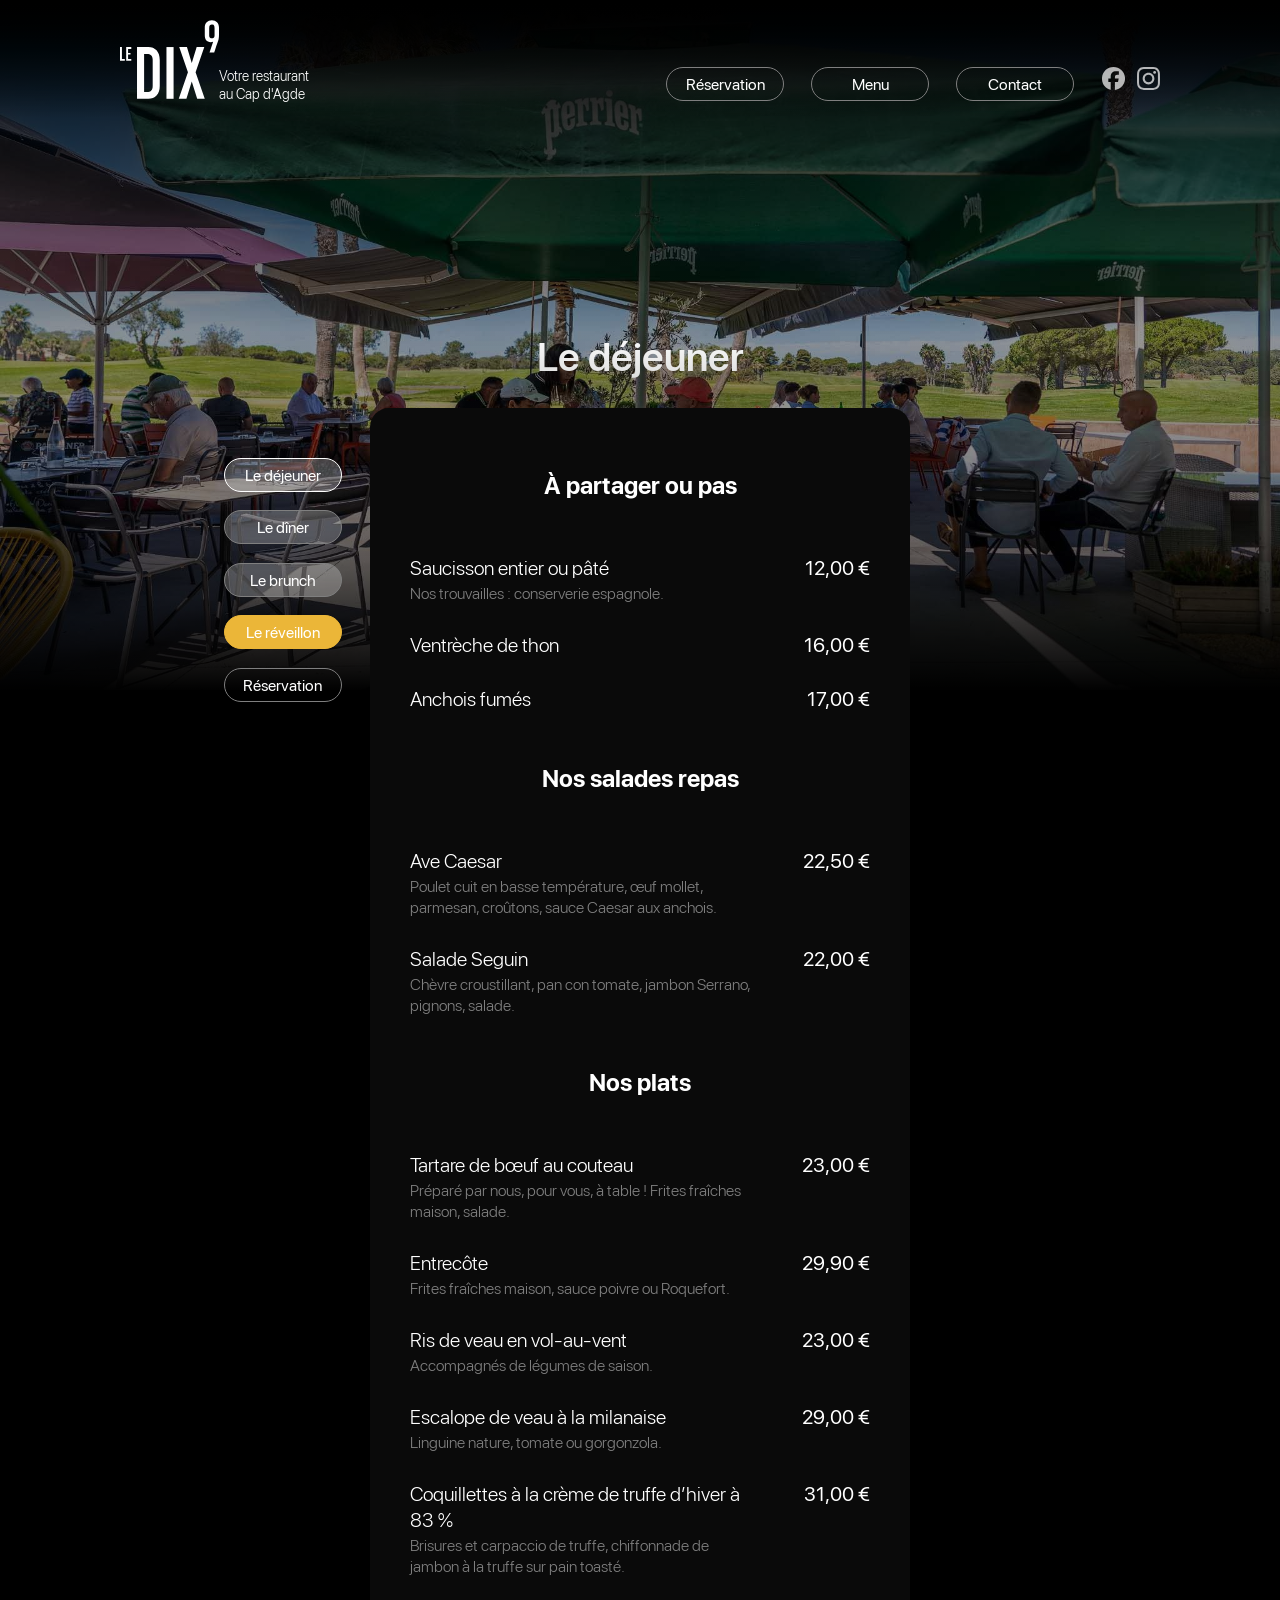
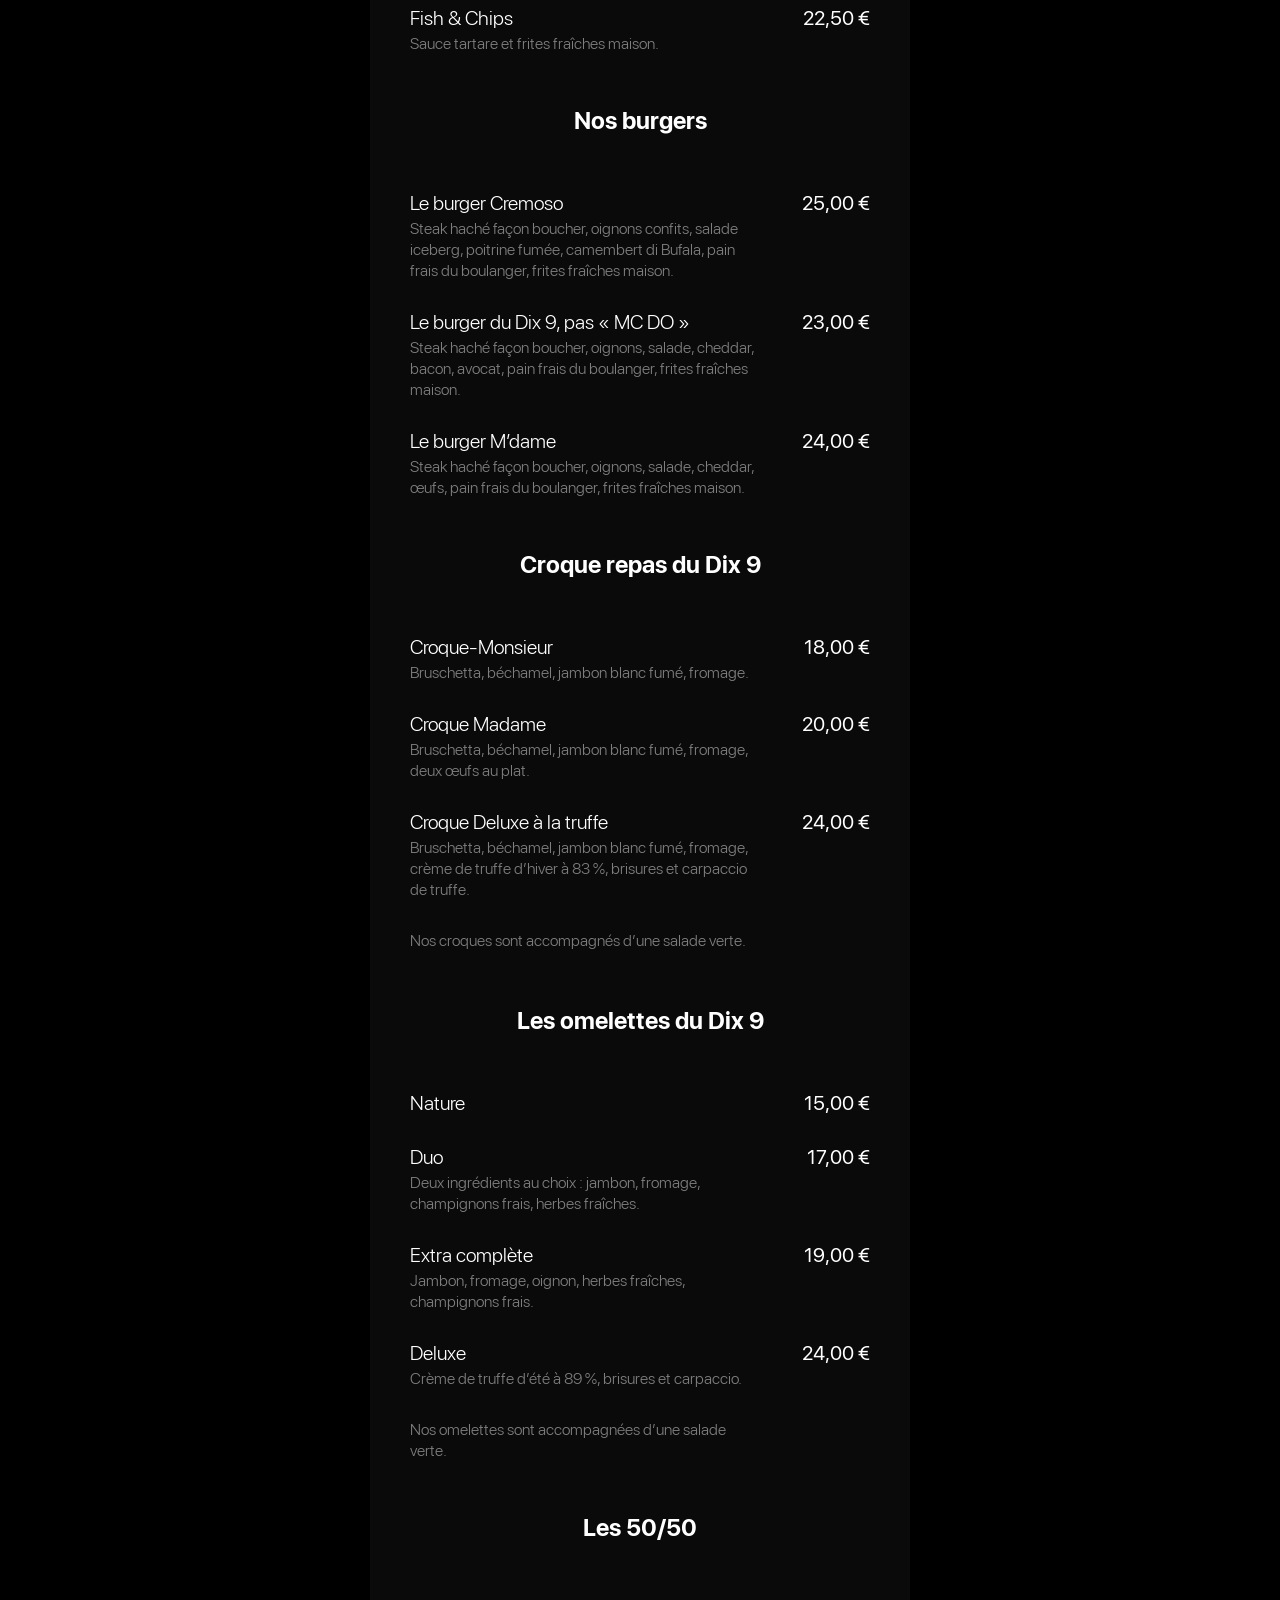
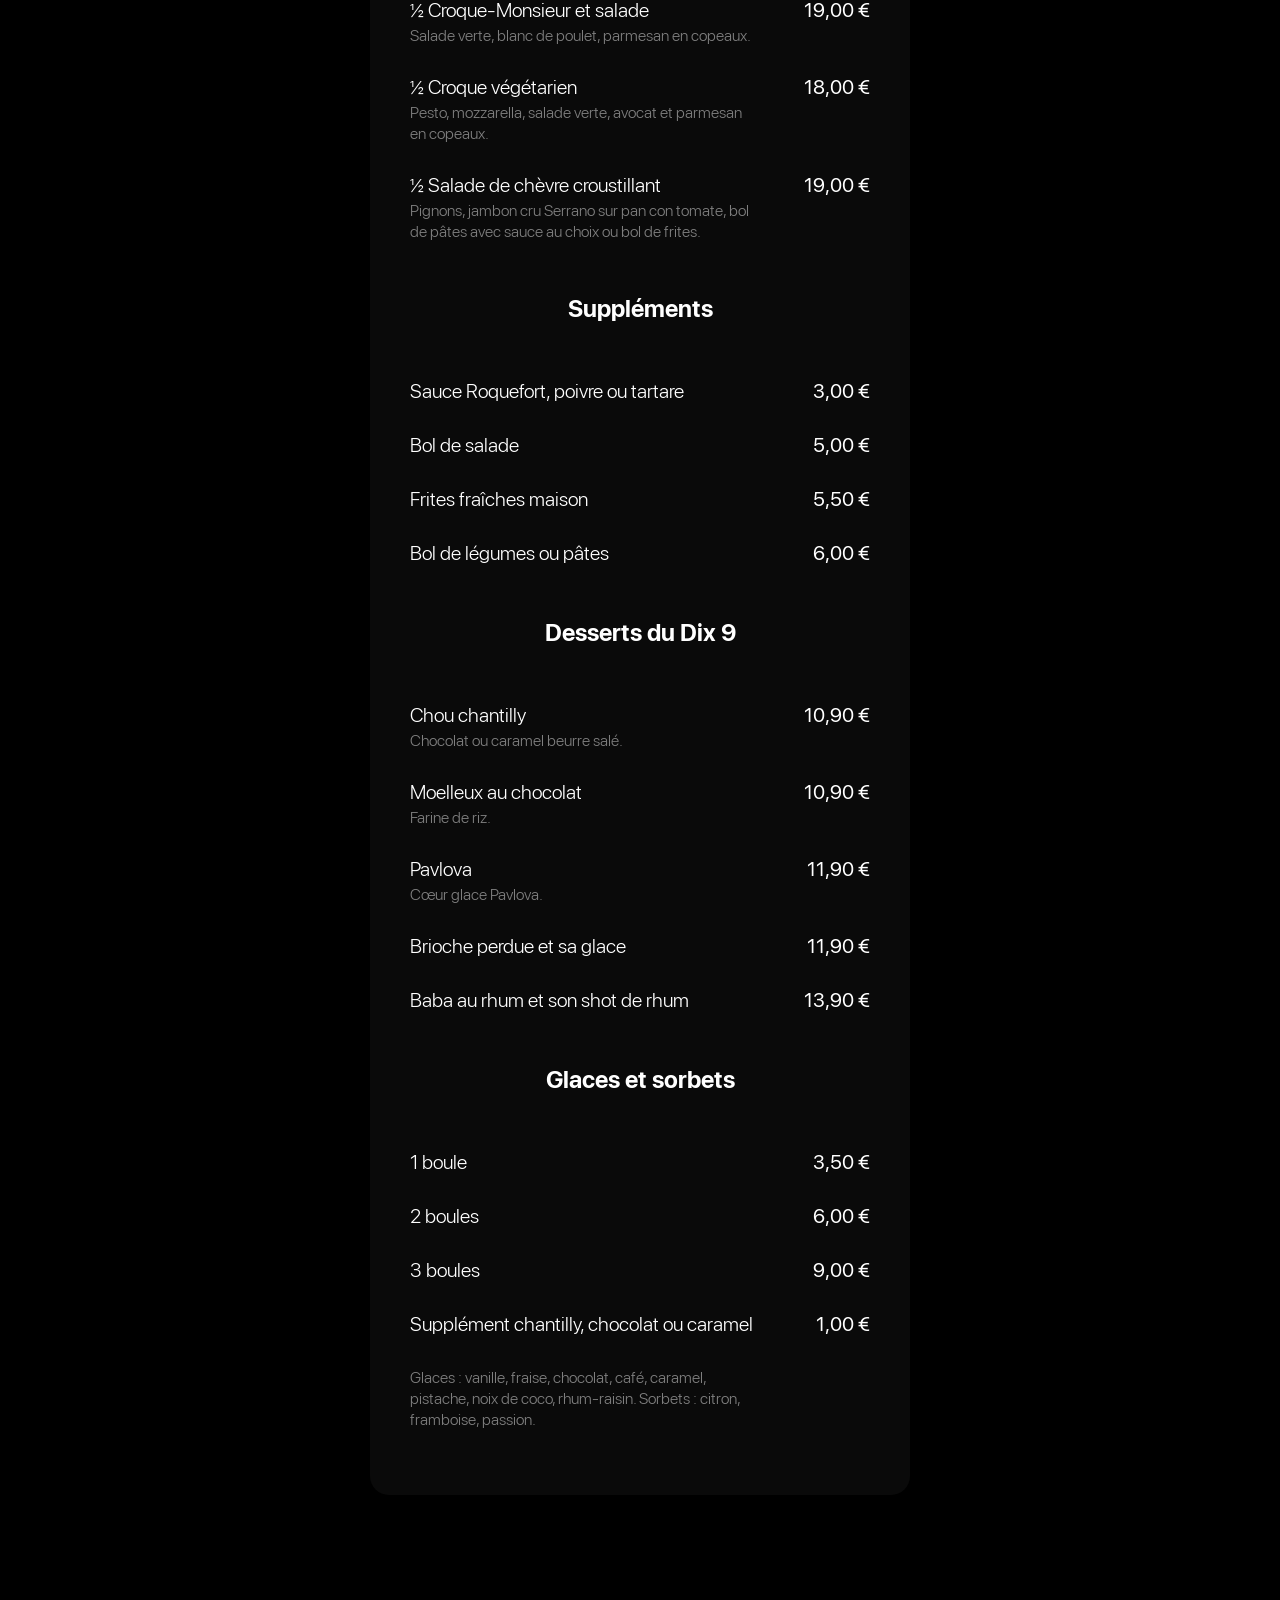
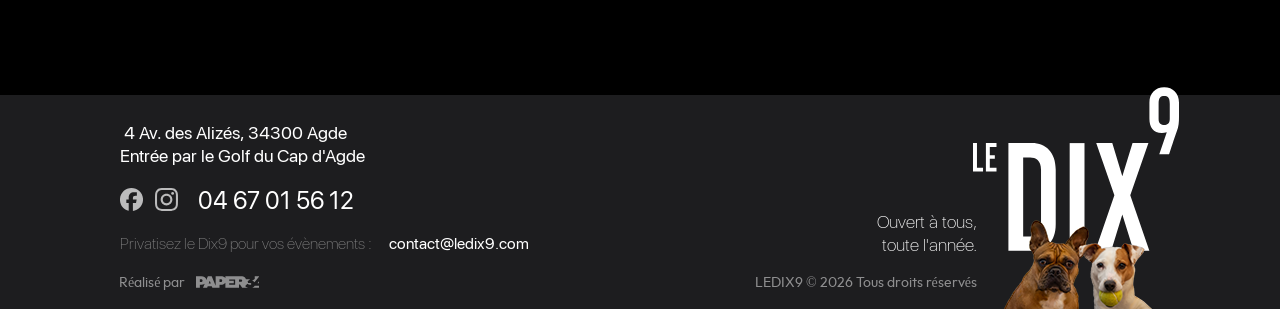
<file: la-carte---dejeuner.html>
<!DOCTYPE html>
<html class="nojs html css_verticalspacer" lang="fr-FR">
 <head>

  <meta http-equiv="Content-type" content="text/html;charset=UTF-8"/>
  <meta name="generator" content="2018.1.1.386"/>
  
  <script type="text/javascript">   // Modern mobile redirect — UA + viewport check (fallback after Vercel server-side redirect)
(function() {
  try {
    if (location.pathname.indexOf('/phone/') === 0) return;
    if (location.search.indexOf('desktop') !== -1) return;
    if (document.cookie.indexOf('inbrowserediting=true') !== -1) return;
    var ua = navigator.userAgent || '';
    var byUA = /iPhone|iPod|Android|BlackBerry|webOS|IEMobile|Opera Mini/i.test(ua);
    var byViewport = window.matchMedia && window.matchMedia('(max-width: 768px)').matches;
    if (byUA || byViewport) {
      var target = '/phone/la-carte---dejeuner.html' + (location.search || '') + (location.hash || '');
      if (location.replace) location.replace(target); else location.href = target;
    }
  } catch (e) {}
})();

// Update the 'nojs'/'js' class on the html node
document.documentElement.className = document.documentElement.className.replace(/\bnojs\b/g, 'js');

// Check that all required assets are uploaded and up-to-date
if(typeof Muse == "undefined") window.Muse = {}; window.Muse.assets = {"required":["museutils.js", "museconfig.js", "jquery.watch.js", "jquery.musepolyfill.bgsize.js", "jquery.scrolleffects.js", "require.js", "la-carte---dejeuner.css"], "outOfDate":[]};
</script>
  
  <link media="only screen and (max-width: 640px)" rel="alternate" href="https://www.ledix9.com/phone/la-carte---dejeuner.html"/>
  <link rel="manifest" href="/site.webmanifest"/>
  <link rel="apple-touch-icon" sizes="180x180" href="/images/apple-touch-icon.png"/>
  <link rel="shortcut icon" href="images/favicon.ico?crc=207764931"/>
  <title>Carte Déjeuner | Le Dix9 — Restaurant au Cap d'Agde</title>
  <meta name="description" content="Découvrez la carte déjeuner du Dix9 au Cap d'Agde. Service midi du lundi au samedi, 12h–14h. Meule de parmesan flambée, tartare préparé en salle, produits frais et fait maison."/>
  <meta name="viewport" content="width=device-width, initial-scale=1"/>
  <link rel="canonical" href="https://www.ledix9.com/la-carte---dejeuner.html"/>
  <!-- Open Graph -->
  <meta property="og:type" content="restaurant.menu"/>
  <meta property="og:title" content="Carte Déjeuner | Le Dix9"/>
  <meta property="og:description" content="La carte déjeuner du Dix9 au Cap d'Agde. Service midi du lundi au samedi, cuisine fait maison."/>
  <meta property="og:url" content="https://www.ledix9.com/la-carte---dejeuner.html"/>
  <meta property="og:image" content="https://www.ledix9.com/images/dejeuner-ledix9.jpg"/>
  <meta property="og:locale" content="fr_FR"/>
  <meta property="og:site_name" content="Le Dix9"/>
  <!-- Twitter Card -->
  <meta name="twitter:card" content="summary_large_image"/>
  <meta name="twitter:title" content="Carte Déjeuner | Le Dix9"/>
  <meta name="twitter:description" content="La carte déjeuner du Dix9 au Cap d'Agde. Service midi du lundi au samedi, cuisine fait maison."/>
  <meta name="twitter:image" content="https://www.ledix9.com/images/dejeuner-ledix9.jpg"/>
  <link rel="preconnect" href="https://elfsightcdn.com"/>
  <!-- CSS -->
  <link rel="stylesheet" type="text/css" href="css/site_global.css?crc=4061967667"/>
  <link rel="stylesheet" type="text/css" href="css/master_b-gabarit.css?crc=489070613"/>
  <link rel="stylesheet" type="text/css" href="css/la-carte---dejeuner.css?crc=460566677" id="pagesheet"/>
    <!--custom head HTML-->
  <script>
/* Elfsight différé — hors chemin critique LCP */
(function(){var d=false;function l(){if(d)return;d=true;var s=document.createElement('script');s.src='https://elfsightcdn.com/platform.js';s.async=true;document.body.appendChild(s);}
if(document.readyState==='complete'){setTimeout(l,300);}else{window.addEventListener('load',function(){setTimeout(l,800);});}
['scroll','touchstart','mousedown','keydown'].forEach(function(e){window.addEventListener(e,l,{once:true,passive:true});});
})();
</script>
  <!--HTML Widget code-->
  
<style>

/* Created by Joseph Angelo Todaro of MuseResources.com. Reuse of this code is traceable and strictly prohibited. */

.u5523float{
    animation: u5523floatHorizontalFrames ease-in-out 2s;
  animation-iteration-count: infinite;
  transform-origin: 50% 50%;
    -webkit-animation: u5523floatHorizontalFrames ease-in-out 2s;
  -webkit-animation-iteration-count: infinite;
  -webkit-transform-origin: 50% 50%;
    -moz-animation: u5523floatHorizontalFrames ease-in-out 2s;
  -moz-animation-iteration-count: infinite;
  -moz-transform-origin: 50% 50%;
    -o-animation: u5523floatHorizontalFrames ease-in-out 2s;
  -o-animation-iteration-count: infinite;
  -o-transform-origin: 50% 50%;
    -ms-animation: u5523floatHorizontalFrames ease-in-out 2s;
  -ms-animation-iteration-count: infinite;
  -ms-transform-origin: 50% 50%;
}

@keyframes u5523floatVerticalFrames{
  0% {
    transform:  translate(0px,0px)  ;
  }
  50% {
    transform:  translate(0px,-10px)  ;
  }
  100% {
    transform:  translate(0px,0px)  ;
  }
}

@-moz-keyframes u5523floatVerticalFrames{
  0% {
    -moz-transform:  translate(0px,0px)  ;
  }
  50% {
    -moz-transform:  translate(0px,-10px)  ;
  }
  100% {
    -moz-transform:  translate(0px,0px)  ;
  }
}

@-webkit-keyframes u5523floatVerticalFrames {
  0% {
    -webkit-transform:  translate(0px,0px)  ;
  }
  50% {
    -webkit-transform:  translate(0px,-10px)  ;
  }
  100% {
    -webkit-transform:  translate(0px,0px)  ;
  }
}

@-o-keyframes u5523floatVerticalFrames {
  0% {
    -o-transform:  translate(0px,0px)  ;
  }
  50% {
    -o-transform:  translate(0px,-10px)  ;
  }
  100% {
    -o-transform:  translate(0px,0px)  ;
  }
}

@-ms-keyframes u5523floatVerticalFrames {
  0% {
    -ms-transform:  translate(0px,0px)  ;
  }
  50% {
    -ms-transform:  translate(0px,-10px)  ;
  }
  100% {
    -ms-transform:  translate(0px,0px)  ;
  }
}




@keyframes u5523floatHorizontalFrames{
  0% {
    transform:  translate(0px,0px)  ;
  }
  50% {
    transform:  translate(-10px,0px)  ;
  }
  100% {
    transform:  translate(0px,0px)  ;
  }
}

@-moz-keyframes u5523floatHorizontalFrames{
  0% {
    -moz-transform:  translate(0px,0px)  ;
  }
  50% {
    -moz-transform:  translate(-10px, 0px)  ;
  }
  100% {
    -moz-transform:  translate(0px,0px)  ;
  }
}

@-webkit-keyframes u5523floatHorizontalFrames {
  0% {
    -webkit-transform:  translate(0px,0px)  ;
  }
  50% {
    -webkit-transform:  translate(-10px,0px)  ;
  }
  100% {
    -webkit-transform:  translate(0px,0px)  ;
  }
}

@-o-keyframes u5523floatHorizontalFrames {
  0% {
    -o-transform:  translate(0px,0px)  ;
  }
  50% {
    -o-transform:  translate(-10px,0px)  ;
  }
  100% {
    -o-transform:  translate(0px,0px)  ;
  }
}

@-ms-keyframes u5523floatHorizontalFrames {
  0% {
    -ms-transform:  translate(0px,0px)  ;
  }
  50% {
    -ms-transform:  translate(-10px,0px)  ;
  }
  100% {
    -ms-transform:  translate(0px,0px)  ;
  }
}

/* Created by Joseph Angelo Todaro of MuseResources.com. Reuse of this code is traceable and strictly prohibited. */

    /* Onglet épinglé Réveillon (même style que les boutons Muse) */
    .d9-tab{position:fixed;top:615px;left:50%;margin-left:-416px;z-index:105;width:116px;min-height:32px;line-height:32px;border:1px solid #EBB638;background-color:#EBB638;text-align:center;font-size:16px;color:#FFFFFF;font-family:'__SF Pro Display_5',-apple-system,Helvetica,Arial,sans-serif;font-weight:400;text-decoration:none;}
    .d9-tab:hover{background-color:#d9a52e;border-color:#d9a52e;}
    .d9-tab p,.d9-tab:visited p{color:#FFFFFF;}
    .d9-tab.on{border-color:#FFFFFF;}
    #u2918-4{top:668px !important;}
</style>

<style>

/* Created by Joseph Angelo Todaro of MuseResources.com. Reuse of this code is traceable and strictly prohibited. */

.u1597float{
    animation: u1597floatHorizontalFrames ease-in-out 2s;
  animation-iteration-count: infinite;
  transform-origin: 50% 50%;
    -webkit-animation: u1597floatHorizontalFrames ease-in-out 2s;
  -webkit-animation-iteration-count: infinite;
  -webkit-transform-origin: 50% 50%;
    -moz-animation: u1597floatHorizontalFrames ease-in-out 2s;
  -moz-animation-iteration-count: infinite;
  -moz-transform-origin: 50% 50%;
    -o-animation: u1597floatHorizontalFrames ease-in-out 2s;
  -o-animation-iteration-count: infinite;
  -o-transform-origin: 50% 50%;
    -ms-animation: u1597floatHorizontalFrames ease-in-out 2s;
  -ms-animation-iteration-count: infinite;
  -ms-transform-origin: 50% 50%;
}

@keyframes u1597floatVerticalFrames{
  0% {
    transform:  translate(0px,0px)  ;
  }
  50% {
    transform:  translate(0px,-10px)  ;
  }
  100% {
    transform:  translate(0px,0px)  ;
  }
}

@-moz-keyframes u1597floatVerticalFrames{
  0% {
    -moz-transform:  translate(0px,0px)  ;
  }
  50% {
    -moz-transform:  translate(0px,-10px)  ;
  }
  100% {
    -moz-transform:  translate(0px,0px)  ;
  }
}

@-webkit-keyframes u1597floatVerticalFrames {
  0% {
    -webkit-transform:  translate(0px,0px)  ;
  }
  50% {
    -webkit-transform:  translate(0px,-10px)  ;
  }
  100% {
    -webkit-transform:  translate(0px,0px)  ;
  }
}

@-o-keyframes u1597floatVerticalFrames {
  0% {
    -o-transform:  translate(0px,0px)  ;
  }
  50% {
    -o-transform:  translate(0px,-10px)  ;
  }
  100% {
    -o-transform:  translate(0px,0px)  ;
  }
}

@-ms-keyframes u1597floatVerticalFrames {
  0% {
    -ms-transform:  translate(0px,0px)  ;
  }
  50% {
    -ms-transform:  translate(0px,-10px)  ;
  }
  100% {
    -ms-transform:  translate(0px,0px)  ;
  }
}




@keyframes u1597floatHorizontalFrames{
  0% {
    transform:  translate(0px,0px)  ;
  }
  50% {
    transform:  translate(-10px,0px)  ;
  }
  100% {
    transform:  translate(0px,0px)  ;
  }
}

@-moz-keyframes u1597floatHorizontalFrames{
  0% {
    -moz-transform:  translate(0px,0px)  ;
  }
  50% {
    -moz-transform:  translate(-10px, 0px)  ;
  }
  100% {
    -moz-transform:  translate(0px,0px)  ;
  }
}

@-webkit-keyframes u1597floatHorizontalFrames {
  0% {
    -webkit-transform:  translate(0px,0px)  ;
  }
  50% {
    -webkit-transform:  translate(-10px,0px)  ;
  }
  100% {
    -webkit-transform:  translate(0px,0px)  ;
  }
}

@-o-keyframes u1597floatHorizontalFrames {
  0% {
    -o-transform:  translate(0px,0px)  ;
  }
  50% {
    -o-transform:  translate(-10px,0px)  ;
  }
  100% {
    -o-transform:  translate(0px,0px)  ;
  }
}

@-ms-keyframes u1597floatHorizontalFrames {
  0% {
    -ms-transform:  translate(0px,0px)  ;
  }
  50% {
    -ms-transform:  translate(-10px,0px)  ;
  }
  100% {
    -ms-transform:  translate(0px,0px)  ;
  }
}

/* Created by Joseph Angelo Todaro of MuseResources.com. Reuse of this code is traceable and strictly prohibited. */

</style>
 

  		
  <!--/*

*/
-->
 <script type="application/ld+json">
{
  "@context": "https://schema.org",
  "@type": "Restaurant",
  "name": "Le Dix9",
  "image": "https://www.ledix9.com/images/drone-ledix9.jpg",
  "url": "https://www.ledix9.com",
  "telephone": "+33467015612",
  "address": {
    "@type": "PostalAddress",
    "streetAddress": "Golf International du Cap d'Agde, 4 Avenue des Alizés",
    "addressLocality": "Cap d'Agde",
    "postalCode": "34300",
    "addressRegion": "Occitanie",
    "addressCountry": "FR"
  },
  "geo": {
    "@type": "GeoCoordinates",
    "latitude": 43.30094,
    "longitude": 3.50819
  },
  "servesCuisine": ["Française", "Méditerranéenne"],
  "priceRange": "€€-€€€",
  "openingHoursSpecification": [
    {
      "@type": "OpeningHoursSpecification",
      "dayOfWeek": ["Monday","Tuesday","Wednesday","Thursday","Friday","Saturday"],
      "opens": "12:00",
      "closes": "14:00"
    },
    {
      "@type": "OpeningHoursSpecification",
      "dayOfWeek": "Sunday",
      "opens": "11:30",
      "closes": "14:00",
      "description": "Brunch du dimanche"
    },
    {
      "@type": "OpeningHoursSpecification",
      "dayOfWeek": ["Thursday","Friday","Saturday"],
      "opens": "19:30",
      "closes": "21:30"
    }
  ],
  "sameAs": [
    "https://www.facebook.com/ledix9restaurant",
    "https://www.instagram.com/ledix9restaurant/"
  ],
  "acceptsReservations": "True",
  "menu": "https://www.ledix9.com/la-carte---dejeuner.html",
  "hasMenu": [
    {
      "@type": "Menu",
      "name": "Carte Déjeuner",
      "url": "https://www.ledix9.com/la-carte---dejeuner.html"
    },
    {
      "@type": "Menu",
      "name": "Carte Dîner",
      "url": "https://www.ledix9.com/la-carte---diner.html"
    },
    {
      "@type": "Menu",
      "name": "Brunch du Dimanche",
      "url": "https://www.ledix9.com/la-carte---brunch.html"
    }
  ]
}
</script>
<!-- BreadcrumbList schema -->
<script type="application/ld+json">
{
  "@context": "https://schema.org",
  "@type": "BreadcrumbList",
  "itemListElement": [
    {
      "@type": "ListItem",
      "position": 1,
      "name": "Accueil",
      "item": "https://www.ledix9.com/"
    },
    {
      "@type": "ListItem",
      "position": 2,
      "name": "Carte Déjeuner",
      "item": "https://www.ledix9.com/la-carte---dejeuner.html"
    }
  ]
}
</script>
<script type="application/ld+json">
{
  "@context": "https://schema.org",
  "@type": "Menu",
  "name": "Carte Déjeuner — Le Dix9 Cap d'Agde",
  "inLanguage": "fr-FR",
  "url": "https://www.ledix9.com/la-carte---dejeuner.html",
  "hasMenuSection": [
    {
      "@type": "MenuSection",
      "name": "À partager ou pas",
      "hasMenuItem": [
        {
          "@type": "MenuItem",
          "name": "Saucisson entier ou pâté",
          "description": "Nos trouvailles : conserverie espagnole.",
          "offers": {
            "@type": "Offer",
            "price": "12.00",
            "priceCurrency": "EUR"
          }
        },
        {
          "@type": "MenuItem",
          "name": "Ventrèche de thon",
          "offers": {
            "@type": "Offer",
            "price": "16.00",
            "priceCurrency": "EUR"
          }
        },
        {
          "@type": "MenuItem",
          "name": "Anchois fumés",
          "offers": {
            "@type": "Offer",
            "price": "17.00",
            "priceCurrency": "EUR"
          }
        }
      ]
    },
    {
      "@type": "MenuSection",
      "name": "Nos salades repas",
      "hasMenuItem": [
        {
          "@type": "MenuItem",
          "name": "Ave Caesar",
          "description": "Poulet cuit en basse température, œuf mollet, parmesan, croûtons, sauce Caesar aux anchois.",
          "offers": {
            "@type": "Offer",
            "price": "22.50",
            "priceCurrency": "EUR"
          }
        },
        {
          "@type": "MenuItem",
          "name": "Salade Seguin",
          "description": "Chèvre croustillant, pan con tomate, jambon Serrano, pignons, salade.",
          "offers": {
            "@type": "Offer",
            "price": "22.00",
            "priceCurrency": "EUR"
          }
        }
      ]
    },
    {
      "@type": "MenuSection",
      "name": "Nos plats",
      "hasMenuItem": [
        {
          "@type": "MenuItem",
          "name": "Tartare de bœuf au couteau",
          "description": "Préparé par nous, pour vous, à table ! Frites fraîches maison, salade.",
          "offers": {
            "@type": "Offer",
            "price": "23.00",
            "priceCurrency": "EUR"
          }
        },
        {
          "@type": "MenuItem",
          "name": "Entrecôte",
          "description": "Frites fraîches maison, sauce poivre ou Roquefort.",
          "offers": {
            "@type": "Offer",
            "price": "29.90",
            "priceCurrency": "EUR"
          }
        },
        {
          "@type": "MenuItem",
          "name": "Ris de veau en vol-au-vent",
          "description": "Accompagnés de légumes de saison.",
          "offers": {
            "@type": "Offer",
            "price": "23.00",
            "priceCurrency": "EUR"
          }
        },
        {
          "@type": "MenuItem",
          "name": "Escalope de veau à la milanaise",
          "description": "Linguine nature, tomate ou gorgonzola.",
          "offers": {
            "@type": "Offer",
            "price": "29.00",
            "priceCurrency": "EUR"
          }
        },
        {
          "@type": "MenuItem",
          "name": "Coquillettes à la crème de truffe d’hiver à 83 %",
          "description": "Brisures et carpaccio de truffe, chiffonnade de jambon à la truffe sur pain toasté.",
          "offers": {
            "@type": "Offer",
            "price": "31.00",
            "priceCurrency": "EUR"
          }
        },
        {
          "@type": "MenuItem",
          "name": "Fish & Chips",
          "description": "Sauce tartare et frites fraîches maison.",
          "offers": {
            "@type": "Offer",
            "price": "22.50",
            "priceCurrency": "EUR"
          }
        }
      ]
    },
    {
      "@type": "MenuSection",
      "name": "Nos burgers",
      "hasMenuItem": [
        {
          "@type": "MenuItem",
          "name": "Le burger Cremoso",
          "description": "Steak haché façon boucher, oignons confits, salade iceberg, poitrine fumée, camembert di Bufala, pain frais du boulanger, frites fraîches maison.",
          "offers": {
            "@type": "Offer",
            "price": "25.00",
            "priceCurrency": "EUR"
          }
        },
        {
          "@type": "MenuItem",
          "name": "Le burger du Dix 9, pas « MC DO »",
          "description": "Steak haché façon boucher, oignons, salade, cheddar, bacon, avocat, pain frais du boulanger, frites fraîches maison.",
          "offers": {
            "@type": "Offer",
            "price": "23.00",
            "priceCurrency": "EUR"
          }
        },
        {
          "@type": "MenuItem",
          "name": "Le burger M’dame",
          "description": "Steak haché façon boucher, oignons, salade, cheddar, œufs, pain frais du boulanger, frites fraîches maison.",
          "offers": {
            "@type": "Offer",
            "price": "24.00",
            "priceCurrency": "EUR"
          }
        }
      ]
    },
    {
      "@type": "MenuSection",
      "name": "Croque repas du Dix 9",
      "hasMenuItem": [
        {
          "@type": "MenuItem",
          "name": "Croque-Monsieur",
          "description": "Bruschetta, béchamel, jambon blanc fumé, fromage.",
          "offers": {
            "@type": "Offer",
            "price": "18.00",
            "priceCurrency": "EUR"
          }
        },
        {
          "@type": "MenuItem",
          "name": "Croque Madame",
          "description": "Bruschetta, béchamel, jambon blanc fumé, fromage, deux œufs au plat.",
          "offers": {
            "@type": "Offer",
            "price": "20.00",
            "priceCurrency": "EUR"
          }
        },
        {
          "@type": "MenuItem",
          "name": "Croque Deluxe à la truffe",
          "description": "Bruschetta, béchamel, jambon blanc fumé, fromage, crème de truffe d’hiver à 83 %, brisures et carpaccio de truffe.",
          "offers": {
            "@type": "Offer",
            "price": "24.00",
            "priceCurrency": "EUR"
          }
        }
      ]
    },
    {
      "@type": "MenuSection",
      "name": "Les omelettes du Dix 9",
      "hasMenuItem": [
        {
          "@type": "MenuItem",
          "name": "Nature",
          "offers": {
            "@type": "Offer",
            "price": "15.00",
            "priceCurrency": "EUR"
          }
        },
        {
          "@type": "MenuItem",
          "name": "Duo",
          "description": "Deux ingrédients au choix : jambon, fromage, champignons frais, herbes fraîches.",
          "offers": {
            "@type": "Offer",
            "price": "17.00",
            "priceCurrency": "EUR"
          }
        },
        {
          "@type": "MenuItem",
          "name": "Extra complète",
          "description": "Jambon, fromage, oignon, herbes fraîches, champignons frais.",
          "offers": {
            "@type": "Offer",
            "price": "19.00",
            "priceCurrency": "EUR"
          }
        },
        {
          "@type": "MenuItem",
          "name": "Deluxe",
          "description": "Crème de truffe d’été à 89 %, brisures et carpaccio.",
          "offers": {
            "@type": "Offer",
            "price": "24.00",
            "priceCurrency": "EUR"
          }
        }
      ]
    },
    {
      "@type": "MenuSection",
      "name": "Les 50/50",
      "hasMenuItem": [
        {
          "@type": "MenuItem",
          "name": "½ Croque-Monsieur et salade",
          "description": "Salade verte, blanc de poulet, parmesan en copeaux.",
          "offers": {
            "@type": "Offer",
            "price": "19.00",
            "priceCurrency": "EUR"
          }
        },
        {
          "@type": "MenuItem",
          "name": "½ Croque végétarien",
          "description": "Pesto, mozzarella, salade verte, avocat et parmesan en copeaux.",
          "offers": {
            "@type": "Offer",
            "price": "18.00",
            "priceCurrency": "EUR"
          }
        },
        {
          "@type": "MenuItem",
          "name": "½ Salade de chèvre croustillant",
          "description": "Pignons, jambon cru Serrano sur pan con tomate, bol de pâtes avec sauce au choix ou bol de frites.",
          "offers": {
            "@type": "Offer",
            "price": "19.00",
            "priceCurrency": "EUR"
          }
        }
      ]
    },
    {
      "@type": "MenuSection",
      "name": "Suppléments",
      "hasMenuItem": [
        {
          "@type": "MenuItem",
          "name": "Sauce Roquefort, poivre ou tartare",
          "offers": {
            "@type": "Offer",
            "price": "3.00",
            "priceCurrency": "EUR"
          }
        },
        {
          "@type": "MenuItem",
          "name": "Bol de salade",
          "offers": {
            "@type": "Offer",
            "price": "5.00",
            "priceCurrency": "EUR"
          }
        },
        {
          "@type": "MenuItem",
          "name": "Frites fraîches maison",
          "offers": {
            "@type": "Offer",
            "price": "5.50",
            "priceCurrency": "EUR"
          }
        },
        {
          "@type": "MenuItem",
          "name": "Bol de légumes ou pâtes",
          "offers": {
            "@type": "Offer",
            "price": "6.00",
            "priceCurrency": "EUR"
          }
        }
      ]
    },
    {
      "@type": "MenuSection",
      "name": "Desserts du Dix 9",
      "hasMenuItem": [
        {
          "@type": "MenuItem",
          "name": "Chou chantilly",
          "description": "Chocolat ou caramel beurre salé.",
          "offers": {
            "@type": "Offer",
            "price": "10.90",
            "priceCurrency": "EUR"
          }
        },
        {
          "@type": "MenuItem",
          "name": "Moelleux au chocolat",
          "description": "Farine de riz.",
          "offers": {
            "@type": "Offer",
            "price": "10.90",
            "priceCurrency": "EUR"
          }
        },
        {
          "@type": "MenuItem",
          "name": "Pavlova",
          "description": "Cœur glace Pavlova.",
          "offers": {
            "@type": "Offer",
            "price": "11.90",
            "priceCurrency": "EUR"
          }
        },
        {
          "@type": "MenuItem",
          "name": "Brioche perdue et sa glace",
          "offers": {
            "@type": "Offer",
            "price": "11.90",
            "priceCurrency": "EUR"
          }
        },
        {
          "@type": "MenuItem",
          "name": "Baba au rhum et son shot de rhum",
          "offers": {
            "@type": "Offer",
            "price": "13.90",
            "priceCurrency": "EUR"
          }
        }
      ]
    },
    {
      "@type": "MenuSection",
      "name": "Glaces et sorbets",
      "hasMenuItem": [
        {
          "@type": "MenuItem",
          "name": "1 boule",
          "offers": {
            "@type": "Offer",
            "price": "3.50",
            "priceCurrency": "EUR"
          }
        },
        {
          "@type": "MenuItem",
          "name": "2 boules",
          "offers": {
            "@type": "Offer",
            "price": "6.00",
            "priceCurrency": "EUR"
          }
        },
        {
          "@type": "MenuItem",
          "name": "3 boules",
          "offers": {
            "@type": "Offer",
            "price": "9.00",
            "priceCurrency": "EUR"
          }
        },
        {
          "@type": "MenuItem",
          "name": "Supplément chantilly, chocolat ou caramel",
          "offers": {
            "@type": "Offer",
            "price": "1.00",
            "priceCurrency": "EUR"
          }
        }
      ]
    }
  ]
}
</script>
 
  <!-- Scroll Reveal Animations -->
  <style>
    .reveal {
      opacity: 0;
      transform: translateY(28px);
      transition: opacity 0.8s cubic-bezier(0.16, 1, 0.3, 1),
                  transform 0.8s cubic-bezier(0.16, 1, 0.3, 1);
    }
    .reveal.visible { opacity: 1; transform: translateY(0); }
    .reveal-scale {
      opacity: 0; transform: scale(0.95);
      transition: opacity 0.8s cubic-bezier(0.16, 1, 0.3, 1),
                  transform 0.8s cubic-bezier(0.16, 1, 0.3, 1);
    }
    .reveal-scale.visible { opacity: 1; transform: scale(1); }
    .stagger-item {
      opacity: 0; transform: translateY(20px);
      transition: opacity 0.6s cubic-bezier(0.16, 1, 0.3, 1),
                  transform 0.6s cubic-bezier(0.16, 1, 0.3, 1);
    }
    .stagger-item.visible { opacity: 1; transform: translateY(0); }
    @media (prefers-reduced-motion: reduce) {
      .reveal, .reveal-scale, .stagger-item { opacity: 1; transform: none; transition: none; }
    }
    /* "Le déjeuner" title moved outside menu box, centered on hero gradient like dîner/brunch.
       Match dîner/brunch positions: title top=330, menu box top=408 */
    #u2857_align_to_page #u2873-5 {
      position: relative;
      margin-right: -10000px;
      left: 350px;
      margin-top: 329px;
    }
    /* Uniformize with dîner/brunch: 61px top padding (matches dîner/brunch),
       push menu box to y=408 */
    #u2839 { padding-top: 51px !important; margin-top: 408px !important; }
    #u2906 { display: none !important; }

    /* === Carte déjeuner mars 2026 — helper classes répliquant le style Muse === */
    .d9-sec { width: 460px; position: relative; }
    .d9-title {
      width: 460px; min-height: 62px; padding: 10px 0;
      line-height: 31px; text-align: center; font-size: 24px; color: #FFFFFF;
      font-family: '__SF Pro Display_5'; font-weight: 700; position: relative;
    }
    .d9-row { width: 0.01px; position: relative; }
    .d9-name {
      width: 348px; min-height: 0; padding: 14px 0;
      color: #FFFFFF; font-family: '__SF Pro Display_5'; font-weight: 300;
      position: relative; margin-right: -10000px;
    }
    .d9-name .n { font-size: 20px; line-height: 26px; color: #FFFFFF; }
    .d9-name .d { font-size: 16px; line-height: 21px; color: #7F7F7F; margin-top: 2px; }
    .d9-price {
      width: 112px; min-height: 0; padding: 14px 0;
      line-height: 26px; text-align: right; font-size: 20px; color: #FFFFFF;
      font-family: '__SF Pro Display_5'; font-weight: 400;
      position: relative; margin-right: -10000px; left: 348px;
    }
    .d9-spacer { width: 460px; height: 26px; position: relative; }
  </style>
 </head>
 <body>

  <!--HTML Widget code-->
   
<!------------------------------------------------------------------------------
================================================================================
--------------------------------------------------------------------------------



      _        ____    ____   ________    
     / \      |_   \  /   _| |_   __  |   
    / _ \       |   \/   |     | |_ \_|   
   / ___ \      | |\  /| |     |  _| _    
 _/ /   \ \_   _| |_\/_| |_   _| |__/ |   
|____| |____| |_____||_____| |________| 


This website uses widget(s) from AdobeMuseExpert.com // This widgets are fee
to use and available for download at: http://adobemuseexpert.com/




--------------------------------------------------------------------------------
================================================================================
------------------------------------------------------------------------------->



		
  
  <div class="clearfix" id="page"><!-- group -->
   <div class="clearfix grpelem" id="ppu2856"><!-- column -->
    <div class="clearfix colelem" id="pu2856"><!-- group -->
     <div class="browser_width grpelem" id="u2856-bw">
      <div class="museBGSize" id="u2856"><!-- simple frame --></div>
     </div>
     <div class="browser_width grpelem" id="u2857-bw">
      <div class="gradient" id="u2857"><!-- group -->
       <div class="clearfix" id="u2857_align_to_page">
        <div class="clearfix grpelem" id="u2873-5"><!-- content -->
         <p id="u2873-2">Le déjeuner</p>
         <p id="u2873-3">&nbsp;</p>
        </div>
        <div class="size_fixed grpelem" id="u5523"><!-- custom html -->


        </div>
       </div>
      </div>
     </div>
     <div class="browser_width grpelem" id="u2900-bw">
      <div class="gradient" id="u2900"><!-- simple frame --></div>
     </div>
     <div class="rounded-corners clearfix grpelem" id="u2839"><!-- column -->
      <div class="colelem" id="u2906"><!-- content --></div>
      <div class="clearfix colelem d9-sec">
       <div class="clearfix colelem d9-title"><p>À partager ou pas</p></div>
       <div class="clearfix colelem d9-row">
        <div class="clearfix grpelem d9-name"><p class="n">Saucisson entier ou pâté</p><p class="d">Nos trouvailles : conserverie espagnole.</p></div>
        <div class="clearfix grpelem d9-price"><p>12,00 €</p></div>
       </div>
       <div class="clearfix colelem d9-row">
        <div class="clearfix grpelem d9-name"><p class="n">Ventrèche de thon</p></div>
        <div class="clearfix grpelem d9-price"><p>16,00 €</p></div>
       </div>
       <div class="clearfix colelem d9-row">
        <div class="clearfix grpelem d9-name"><p class="n">Anchois fumés</p></div>
        <div class="clearfix grpelem d9-price"><p>17,00 €</p></div>
       </div>
      </div>
      <div class="clearfix colelem d9-spacer"></div>
      <div class="clearfix colelem d9-sec">
       <div class="clearfix colelem d9-title"><p>Nos salades repas</p></div>
       <div class="clearfix colelem d9-row">
        <div class="clearfix grpelem d9-name"><p class="n">Ave Caesar</p><p class="d">Poulet cuit en basse température, œuf mollet, parmesan, croûtons, sauce Caesar aux anchois.</p></div>
        <div class="clearfix grpelem d9-price"><p>22,50 €</p></div>
       </div>
       <div class="clearfix colelem d9-row">
        <div class="clearfix grpelem d9-name"><p class="n">Salade Seguin</p><p class="d">Chèvre croustillant, pan con tomate, jambon Serrano, pignons, salade.</p></div>
        <div class="clearfix grpelem d9-price"><p>22,00 €</p></div>
       </div>
      </div>
      <div class="clearfix colelem d9-spacer"></div>
      <div class="clearfix colelem d9-sec">
       <div class="clearfix colelem d9-title"><p>Nos plats</p></div>
       <div class="clearfix colelem d9-row">
        <div class="clearfix grpelem d9-name"><p class="n">Tartare de bœuf au couteau</p><p class="d">Préparé par nous, pour vous, à table ! Frites fraîches maison, salade.</p></div>
        <div class="clearfix grpelem d9-price"><p>23,00 €</p></div>
       </div>
       <div class="clearfix colelem d9-row">
        <div class="clearfix grpelem d9-name"><p class="n">Entrecôte</p><p class="d">Frites fraîches maison, sauce poivre ou Roquefort.</p></div>
        <div class="clearfix grpelem d9-price"><p>29,90 €</p></div>
       </div>
       <div class="clearfix colelem d9-row">
        <div class="clearfix grpelem d9-name"><p class="n">Ris de veau en vol-au-vent</p><p class="d">Accompagnés de légumes de saison.</p></div>
        <div class="clearfix grpelem d9-price"><p>23,00 €</p></div>
       </div>
       <div class="clearfix colelem d9-row">
        <div class="clearfix grpelem d9-name"><p class="n">Escalope de veau à la milanaise</p><p class="d">Linguine nature, tomate ou gorgonzola.</p></div>
        <div class="clearfix grpelem d9-price"><p>29,00 €</p></div>
       </div>
       <div class="clearfix colelem d9-row">
        <div class="clearfix grpelem d9-name"><p class="n">Coquillettes à la crème de truffe d’hiver à 83 %</p><p class="d">Brisures et carpaccio de truffe, chiffonnade de jambon à la truffe sur pain toasté.</p></div>
        <div class="clearfix grpelem d9-price"><p>31,00 €</p></div>
       </div>
       <div class="clearfix colelem d9-row">
        <div class="clearfix grpelem d9-name"><p class="n">Fish &amp; Chips</p><p class="d">Sauce tartare et frites fraîches maison.</p></div>
        <div class="clearfix grpelem d9-price"><p>22,50 €</p></div>
       </div>
      </div>
      <div class="clearfix colelem d9-spacer"></div>
      <div class="clearfix colelem d9-sec">
       <div class="clearfix colelem d9-title"><p>Nos burgers</p></div>
       <div class="clearfix colelem d9-row">
        <div class="clearfix grpelem d9-name"><p class="n">Le burger Cremoso</p><p class="d">Steak haché façon boucher, oignons confits, salade iceberg, poitrine fumée, camembert di Bufala, pain frais du boulanger, frites fraîches maison.</p></div>
        <div class="clearfix grpelem d9-price"><p>25,00 €</p></div>
       </div>
       <div class="clearfix colelem d9-row">
        <div class="clearfix grpelem d9-name"><p class="n">Le burger du Dix 9, pas « MC DO »</p><p class="d">Steak haché façon boucher, oignons, salade, cheddar, bacon, avocat, pain frais du boulanger, frites fraîches maison.</p></div>
        <div class="clearfix grpelem d9-price"><p>23,00 €</p></div>
       </div>
       <div class="clearfix colelem d9-row">
        <div class="clearfix grpelem d9-name"><p class="n">Le burger M’dame</p><p class="d">Steak haché façon boucher, oignons, salade, cheddar, œufs, pain frais du boulanger, frites fraîches maison.</p></div>
        <div class="clearfix grpelem d9-price"><p>24,00 €</p></div>
       </div>
      </div>
      <div class="clearfix colelem d9-spacer"></div>
      <div class="clearfix colelem d9-sec">
       <div class="clearfix colelem d9-title"><p>Croque repas du Dix 9</p></div>
       <div class="clearfix colelem d9-row">
        <div class="clearfix grpelem d9-name"><p class="n">Croque-Monsieur</p><p class="d">Bruschetta, béchamel, jambon blanc fumé, fromage.</p></div>
        <div class="clearfix grpelem d9-price"><p>18,00 €</p></div>
       </div>
       <div class="clearfix colelem d9-row">
        <div class="clearfix grpelem d9-name"><p class="n">Croque Madame</p><p class="d">Bruschetta, béchamel, jambon blanc fumé, fromage, deux œufs au plat.</p></div>
        <div class="clearfix grpelem d9-price"><p>20,00 €</p></div>
       </div>
       <div class="clearfix colelem d9-row">
        <div class="clearfix grpelem d9-name"><p class="n">Croque Deluxe à la truffe</p><p class="d">Bruschetta, béchamel, jambon blanc fumé, fromage, crème de truffe d’hiver à 83 %, brisures et carpaccio de truffe.</p></div>
        <div class="clearfix grpelem d9-price"><p>24,00 €</p></div>
       </div>
       <div class="clearfix colelem d9-row">
        <div class="clearfix grpelem d9-name"><p class="d">Nos croques sont accompagnés d’une salade verte.</p></div>
        <div class="clearfix grpelem d9-price"><p>&nbsp;</p></div>
       </div>
      </div>
      <div class="clearfix colelem d9-spacer"></div>
      <div class="clearfix colelem d9-sec">
       <div class="clearfix colelem d9-title"><p>Les omelettes du Dix 9</p></div>
       <div class="clearfix colelem d9-row">
        <div class="clearfix grpelem d9-name"><p class="n">Nature</p></div>
        <div class="clearfix grpelem d9-price"><p>15,00 €</p></div>
       </div>
       <div class="clearfix colelem d9-row">
        <div class="clearfix grpelem d9-name"><p class="n">Duo</p><p class="d">Deux ingrédients au choix : jambon, fromage, champignons frais, herbes fraîches.</p></div>
        <div class="clearfix grpelem d9-price"><p>17,00 €</p></div>
       </div>
       <div class="clearfix colelem d9-row">
        <div class="clearfix grpelem d9-name"><p class="n">Extra complète</p><p class="d">Jambon, fromage, oignon, herbes fraîches, champignons frais.</p></div>
        <div class="clearfix grpelem d9-price"><p>19,00 €</p></div>
       </div>
       <div class="clearfix colelem d9-row">
        <div class="clearfix grpelem d9-name"><p class="n">Deluxe</p><p class="d">Crème de truffe d’été à 89 %, brisures et carpaccio.</p></div>
        <div class="clearfix grpelem d9-price"><p>24,00 €</p></div>
       </div>
       <div class="clearfix colelem d9-row">
        <div class="clearfix grpelem d9-name"><p class="d">Nos omelettes sont accompagnées d’une salade verte.</p></div>
        <div class="clearfix grpelem d9-price"><p>&nbsp;</p></div>
       </div>
      </div>
      <div class="clearfix colelem d9-spacer"></div>
      <div class="clearfix colelem d9-sec">
       <div class="clearfix colelem d9-title"><p>Les 50/50</p></div>
       <div class="clearfix colelem d9-row">
        <div class="clearfix grpelem d9-name"><p class="n">½ Croque-Monsieur et salade</p><p class="d">Salade verte, blanc de poulet, parmesan en copeaux.</p></div>
        <div class="clearfix grpelem d9-price"><p>19,00 €</p></div>
       </div>
       <div class="clearfix colelem d9-row">
        <div class="clearfix grpelem d9-name"><p class="n">½ Croque végétarien</p><p class="d">Pesto, mozzarella, salade verte, avocat et parmesan en copeaux.</p></div>
        <div class="clearfix grpelem d9-price"><p>18,00 €</p></div>
       </div>
       <div class="clearfix colelem d9-row">
        <div class="clearfix grpelem d9-name"><p class="n">½ Salade de chèvre croustillant</p><p class="d">Pignons, jambon cru Serrano sur pan con tomate, bol de pâtes avec sauce au choix ou bol de frites.</p></div>
        <div class="clearfix grpelem d9-price"><p>19,00 €</p></div>
       </div>
      </div>
      <div class="clearfix colelem d9-spacer"></div>
      <div class="clearfix colelem d9-sec">
       <div class="clearfix colelem d9-title"><p>Suppléments</p></div>
       <div class="clearfix colelem d9-row">
        <div class="clearfix grpelem d9-name"><p class="n">Sauce Roquefort, poivre ou tartare</p></div>
        <div class="clearfix grpelem d9-price"><p>3,00 €</p></div>
       </div>
       <div class="clearfix colelem d9-row">
        <div class="clearfix grpelem d9-name"><p class="n">Bol de salade</p></div>
        <div class="clearfix grpelem d9-price"><p>5,00 €</p></div>
       </div>
       <div class="clearfix colelem d9-row">
        <div class="clearfix grpelem d9-name"><p class="n">Frites fraîches maison</p></div>
        <div class="clearfix grpelem d9-price"><p>5,50 €</p></div>
       </div>
       <div class="clearfix colelem d9-row">
        <div class="clearfix grpelem d9-name"><p class="n">Bol de légumes ou pâtes</p></div>
        <div class="clearfix grpelem d9-price"><p>6,00 €</p></div>
       </div>
      </div>
      <div class="clearfix colelem d9-spacer"></div>
      <div class="clearfix colelem d9-sec">
       <div class="clearfix colelem d9-title"><p>Desserts du Dix 9</p></div>
       <div class="clearfix colelem d9-row">
        <div class="clearfix grpelem d9-name"><p class="n">Chou chantilly</p><p class="d">Chocolat ou caramel beurre salé.</p></div>
        <div class="clearfix grpelem d9-price"><p>10,90 €</p></div>
       </div>
       <div class="clearfix colelem d9-row">
        <div class="clearfix grpelem d9-name"><p class="n">Moelleux au chocolat</p><p class="d">Farine de riz.</p></div>
        <div class="clearfix grpelem d9-price"><p>10,90 €</p></div>
       </div>
       <div class="clearfix colelem d9-row">
        <div class="clearfix grpelem d9-name"><p class="n">Pavlova</p><p class="d">Cœur glace Pavlova.</p></div>
        <div class="clearfix grpelem d9-price"><p>11,90 €</p></div>
       </div>
       <div class="clearfix colelem d9-row">
        <div class="clearfix grpelem d9-name"><p class="n">Brioche perdue et sa glace</p></div>
        <div class="clearfix grpelem d9-price"><p>11,90 €</p></div>
       </div>
       <div class="clearfix colelem d9-row">
        <div class="clearfix grpelem d9-name"><p class="n">Baba au rhum et son shot de rhum</p></div>
        <div class="clearfix grpelem d9-price"><p>13,90 €</p></div>
       </div>
      </div>
      <div class="clearfix colelem d9-spacer"></div>
      <div class="clearfix colelem d9-sec">
       <div class="clearfix colelem d9-title"><p>Glaces et sorbets</p></div>
       <div class="clearfix colelem d9-row">
        <div class="clearfix grpelem d9-name"><p class="n">1 boule</p></div>
        <div class="clearfix grpelem d9-price"><p>3,50 €</p></div>
       </div>
       <div class="clearfix colelem d9-row">
        <div class="clearfix grpelem d9-name"><p class="n">2 boules</p></div>
        <div class="clearfix grpelem d9-price"><p>6,00 €</p></div>
       </div>
       <div class="clearfix colelem d9-row">
        <div class="clearfix grpelem d9-name"><p class="n">3 boules</p></div>
        <div class="clearfix grpelem d9-price"><p>9,00 €</p></div>
       </div>
       <div class="clearfix colelem d9-row">
        <div class="clearfix grpelem d9-name"><p class="n">Supplément chantilly, chocolat ou caramel</p></div>
        <div class="clearfix grpelem d9-price"><p>1,00 €</p></div>
       </div>
       <div class="clearfix colelem d9-row">
        <div class="clearfix grpelem d9-name"><p class="d">Glaces : vanille, fraise, chocolat, café, caramel, pistache, noix de coco, rhum-raisin. Sorbets : citron, framboise, passion.</p></div>
        <div class="clearfix grpelem d9-price"><p>&nbsp;</p></div>
       </div>
      </div>
     </div>
     <div class="grpelem" id="u2848"><!-- content --></div>
     <div class="browser_width grpelem" id="u5645-bw">
      <div id="u5645"><!-- group -->
       <div class="clearfix" id="u5645_align_to_page">
        <a class="nonblock nontext clip_frame grpelem" id="u5648" href="index.html"><!-- svg --><img class="svg" id="u5649" src="images/logo-blanc-ledix9.svg?crc=236652279" width="99" height="79" alt="Logo Le Dix9 — Restaurant au Cap d'Agde" data-mu-svgfallback="images/logo-blanc-ledix9_poster_.png?crc=315783576"/></a>
        <a class="nonblock nontext clearfix grpelem" id="u5652-6" href="index.html"><!-- content --><p>Votre restaurant</p><p>au Cap d'Agde</p></a>
        <a class="nonblock nontext Bouton clearfix grpelem" id="u5653-4" href="reservation.html"><!-- content --><p>Réservation</p></a>
        <a class="nonblock nontext MuseLinkActive Bouton clearfix grpelem" id="u5647-4" href="la-carte---dejeuner.html"><!-- content --><p>Menu</p></a>
        <a class="nonblock nontext Bouton clearfix grpelem" id="u5646-4" href="index.html#contact"><!-- content --><p>Contact</p></a>
        <a class="nonblock nontext grpelem" id="u5651" href="https://www.facebook.com/ledix9restaurant" target="_blank"><!-- simple frame --></a>
        <a class="nonblock nontext grpelem" id="u5650" href="https://www.instagram.com/ledix9restaurant/" target="_blank"><!-- simple frame --></a>
       </div>
      </div>
     </div>
     <div class="grpelem" id="u5698"><!-- custom html -->
      <div class="elfsight-app-4d9b28bf-634b-4cb0-8823-46dfa961b8a8" data-elfsight-app-lazy></div>
     </div>
    </div>
    <div class="colelem" id="u2836"><!-- simple frame --></div>
   </div>
   <div class="clearfix grpelem" id="pu2870-4"><!-- group -->
    <a class="nonblock nontext MuseLinkActive rounded-corners Bouton rgba-background clearfix" id="u2870-4" href="la-carte---dejeuner.html"><!-- content --><p>Le déjeuner</p></a>
    <a class="nonblock nontext Bouton rgba-background clearfix" id="u2879-4" href="la-carte---diner.html"><!-- content --><p>Le dîner</p></a>
    <a class="nonblock nontext Bouton rgba-background clearfix" id="u2882-4" href="la-carte---brunch.html"><!-- content --><p>Le brunch</p></a>
    <a class="nonblock nontext Bouton rgba-background clearfix d9-tab" href="reveillon-saint-sylvestre.html"><p>Le réveillon</p></a>
    <a class="nonblock nontext Bouton rgba-background clearfix" id="u2918-4" href="reservation.html"><!-- content --><p>Réservation</p></a>
   </div>
   <div class="verticalspacer" data-offset-top="4109" data-content-above-spacer="4109" data-content-below-spacer="213"></div>
   <div class="clearfix grpelem" id="pu1597"><!-- column -->
    <div class="size_fixed colelem" id="u1597"><!-- custom html -->
     
            
    </div>
    <div class="browser_width colelem" id="u5611-bw" class="reveal">
     <div id="u5611"><!-- group -->
      <div class="clearfix" id="u5611_align_to_page">
       <div class="clip_frame grpelem" id="u5614"><!-- svg -->
        <img class="svg" id="u5615" src="images/logo-blanc-ledix9.svg?crc=236652279" width="206" height="164" alt="Logo Le Dix9 — Restaurant au Cap d'Agde" data-mu-svgfallback="images/logo-blanc-ledix9_poster_.png?crc=315783576"/>
       </div>
       <div class="clip_frame grpelem" id="u5616"><!-- image -->
        <img class="block" id="u5616_img" src="images/chiens-ledix9-crop-u5616.png?crc=4086125364" alt="Mascotte du Dix9 — restaurant au Cap d'Agde" width="166" height="94"/>
       </div>
       <div class="clearfix grpelem" id="u5630-6"><!-- content -->
        <p>&nbsp;4 Av. des Alizés, 34300 Agde</p>
        <p>Entrée par le Golf du Cap d'Agde</p>
       </div>
       <div class="clearfix grpelem" id="u5631-4"><!-- content -->
        <p><a class="nonblock" href="tel:+33467015612" style="color:inherit;text-decoration:none">04 67 01 56 12</a></p>
       </div>
       <a class="nonblock nontext grpelem" id="u5632" href="https://www.instagram.com/ledix9restaurant/" target="_blank"><!-- simple frame --></a>
       <a class="nonblock nontext grpelem" id="u5633" href="https://www.facebook.com/ledix9restaurant" target="_blank"><!-- simple frame --></a>
       <div class="clearfix grpelem" id="u5634-6"><!-- content -->
        <p>Ouvert à tous,</p>
        <p>toute l'année.</p>
       </div>
       <div class="clearfix grpelem" id="u5675-4"><!-- content -->
        <p>Privatisez le Dix9 pour vos évènements :</p>
       </div>
       <div class="pointer_cursor clearfix grpelem" id="u5676-5"><!-- content -->
        <a class="block" href="mailto:ledix9restaurant@gmail.com"><!-- Block link tag --></a>
        <p><a class="nonblock" href="mailto:contact@ledix9.com">contact@ledix9.com</a></p>
       </div>
       <a class="nonblock nontext clip_frame grpelem" id="u5681" href="https://paper34.fr"><!-- svg --><img class="svg" id="u5682" src="images/logoblanc-paper34.svg?crc=3970129298" width="64" height="12" alt="Paper34" data-mu-svgfallback="images/logoblanc-paper34_poster_.png?crc=50960925"/></a>
       <div class="clearfix grpelem" id="u5683-4"><!-- content -->
        <p><span class="R-f-r-nce---Ville" id="u5683">Réalisé par</span></p>
       </div>
       <div class="size_fixed grpelem" id="u5684" data-pintopage="page_fixedLeft"><!-- custom html -->
        
							<div class="ame-auto-copytight-year">
								<p class="ame-copyright-text">LEDIX9 &copy; <script type="text/javascript">document.write(new Date().getFullYear());</script> Tous droits réservés</p>
							</div>

						
       </div>
      </div>
     </div>
    </div>
   </div>
  </div>
  <!-- JS includes -->
  <script type="text/javascript">
   if (document.location.protocol != 'https:') document.write('\x3Cscript src="http://musecdn2.businesscatalyst.com/scripts/4.0/jquery-1.8.3.min.js" type="text/javascript">\x3C/script>');
</script>
  <script type="text/javascript">
   window.jQuery || document.write('\x3Cscript src="scripts/jquery-1.8.3.min.js?crc=209076791" type="text/javascript">\x3C/script>');
</script>
  <!-- Other scripts -->
  <script type="text/javascript">
   // Decide whether to suppress missing file error or not based on preference setting
var suppressMissingFileError = false
</script>
  <script type="text/javascript">
   window.Muse.assets.check=function(c){if(!window.Muse.assets.checked){window.Muse.assets.checked=!0;var b={},d=function(a,b){if(window.getComputedStyle){var c=window.getComputedStyle(a,null);return c&&c.getPropertyValue(b)||c&&c[b]||""}if(document.documentElement.currentStyle)return(c=a.currentStyle)&&c[b]||a.style&&a.style[b]||"";return""},a=function(a){if(a.match(/^rgb/))return a=a.replace(/\s+/g,"").match(/([\d\,]+)/gi)[0].split(","),(parseInt(a[0])<<16)+(parseInt(a[1])<<8)+parseInt(a[2]);if(a.match(/^\#/))return parseInt(a.substr(1),
16);return 0},f=function(f){for(var g=document.getElementsByTagName("link"),j=0;j<g.length;j++)if("text/css"==g[j].type){var l=(g[j].href||"").match(/\/?css\/([\w\-]+\.css)\?crc=(\d+)/);if(!l||!l[1]||!l[2])break;b[l[1]]=l[2]}g=document.createElement("div");g.className="version";g.style.cssText="display:none; width:1px; height:1px;";document.getElementsByTagName("body")[0].appendChild(g);for(j=0;j<Muse.assets.required.length;){var l=Muse.assets.required[j],k=l.match(/([\w\-\.]+)\.(\w+)$/),i=k&&k[1]?
k[1]:null,k=k&&k[2]?k[2]:null;switch(k.toLowerCase()){case "css":i=i.replace(/\W/gi,"_").replace(/^([^a-z])/gi,"_$1");g.className+=" "+i;i=a(d(g,"color"));k=a(d(g,"backgroundColor"));i!=0||k!=0?(Muse.assets.required.splice(j,1),"undefined"!=typeof b[l]&&(i!=b[l]>>>24||k!=(b[l]&16777215))&&Muse.assets.outOfDate.push(l)):j++;g.className="version";break;case "js":j++;break;default:throw Error("Unsupported file type: "+k);}}c?c().jquery!="1.8.3"&&Muse.assets.outOfDate.push("jquery-1.8.3.min.js"):Muse.assets.required.push("jquery-1.8.3.min.js");
g.parentNode.removeChild(g);if(Muse.assets.outOfDate.length||Muse.assets.required.length)g="Certains fichiers sur le serveur sont peut-être manquants ou incorrects. Videz le cache du navigateur et réessayez. Si le problème persiste, contactez le créateur du site.",f&&Muse.assets.outOfDate.length&&(g+="\nOut of date: "+Muse.assets.outOfDate.join(",")),f&&Muse.assets.required.length&&(g+="\nMissing: "+Muse.assets.required.join(",")),suppressMissingFileError?(g+="\nUse SuppressMissingFileError key in AppPrefs.xml to show missing file error pop up.",console.log(g)):alert(g)};location&&location.search&&location.search.match&&location.search.match(/muse_debug/gi)?
setTimeout(function(){f(!0)},5E3):f()}};
var muse_init=function(){require.config({baseUrl:""});require(["jquery","museutils","whatinput","jquery.musepolyfill.bgsize","jquery.watch","jquery.scrolleffects"],function(c){var $ = c;$(document).ready(function(){try{
window.Muse.assets.check($);/* body */
Muse.Utils.transformMarkupToFixBrowserProblemsPreInit();/* body */
Muse.Utils.prepHyperlinks(true);/* body */
Muse.Utils.resizeHeight('.browser_width');/* resize height */
Muse.Utils.requestAnimationFrame(function() { $('body').addClass('initialized'); });/* mark body as initialized */
Muse.Utils.makeButtonsVisibleAfterSettingMinWidth();/* body */
Muse.Utils.fullPage('#page');/* 100% height page */
$('#u2856').registerBackgroundPositionScrollEffect([{"in":[-Infinity,0.95],"speed":[0,1]},{"in":[0.95,Infinity],"speed":[0,0.7]}]);/* scroll effect */
Muse.Utils.showWidgetsWhenReady();/* body */
Muse.Utils.transformMarkupToFixBrowserProblems();/* body */
}catch(b){if(b&&"function"==typeof b.notify?b.notify():Muse.Assert.fail("Error calling selector function: "+b),false)throw b;}})})};

</script>
  <!-- RequireJS script -->
  <script src="scripts/require.js?crc=4177726516" type="text/javascript" async data-main="scripts/museconfig.js?crc=128606099" onload="if (requirejs) requirejs.onError = function(requireType, requireModule) { if (requireType && requireType.toString && requireType.toString().indexOf && 0 <= requireType.toString().indexOf('#scripterror')) window.Muse.assets.check(); }" onerror="window.Muse.assets.check();"></script>
  
  <!--HTML Widget code-->
  
<script type="text/javascript">

	$(".FLOAT").addClass('u5523float');


</script>

<script type="text/javascript">

	$(".FLOAT").addClass('u1597float');


</script>

            <script>console.log("%cWidget from AdobeMuseExpert.com 😊","font: 2em roboto; color: #00bcd4;");</script>
            

		
   
  <script>
  (function() {
    if (window.matchMedia('(prefers-reduced-motion: reduce)').matches) return;
    var observer = new IntersectionObserver(function(entries) {
      entries.forEach(function(entry) {
        if (entry.isIntersecting) {
          entry.target.classList.add('visible');
          observer.unobserve(entry.target);
        }
      });
    }, { threshold: 0.08, rootMargin: '0px 0px -50px 0px' });
    document.querySelectorAll('.reveal, .reveal-scale').forEach(function(el) { observer.observe(el); });
    var so = new IntersectionObserver(function(entries) {
      entries.forEach(function(entry) {
        if (entry.isIntersecting) {
          var items = entry.target.parentElement.querySelectorAll('.stagger-item');
          items.forEach(function(item, i) { setTimeout(function() { item.classList.add('visible'); }, i * 120); });
          so.unobserve(entry.target);
        }
      });
    }, { threshold: 0.08 });
    document.querySelectorAll('.stagger-item:first-child').forEach(function(el) { so.observe(el); });
  })();
  </script>
   </body>
</html>
</file>
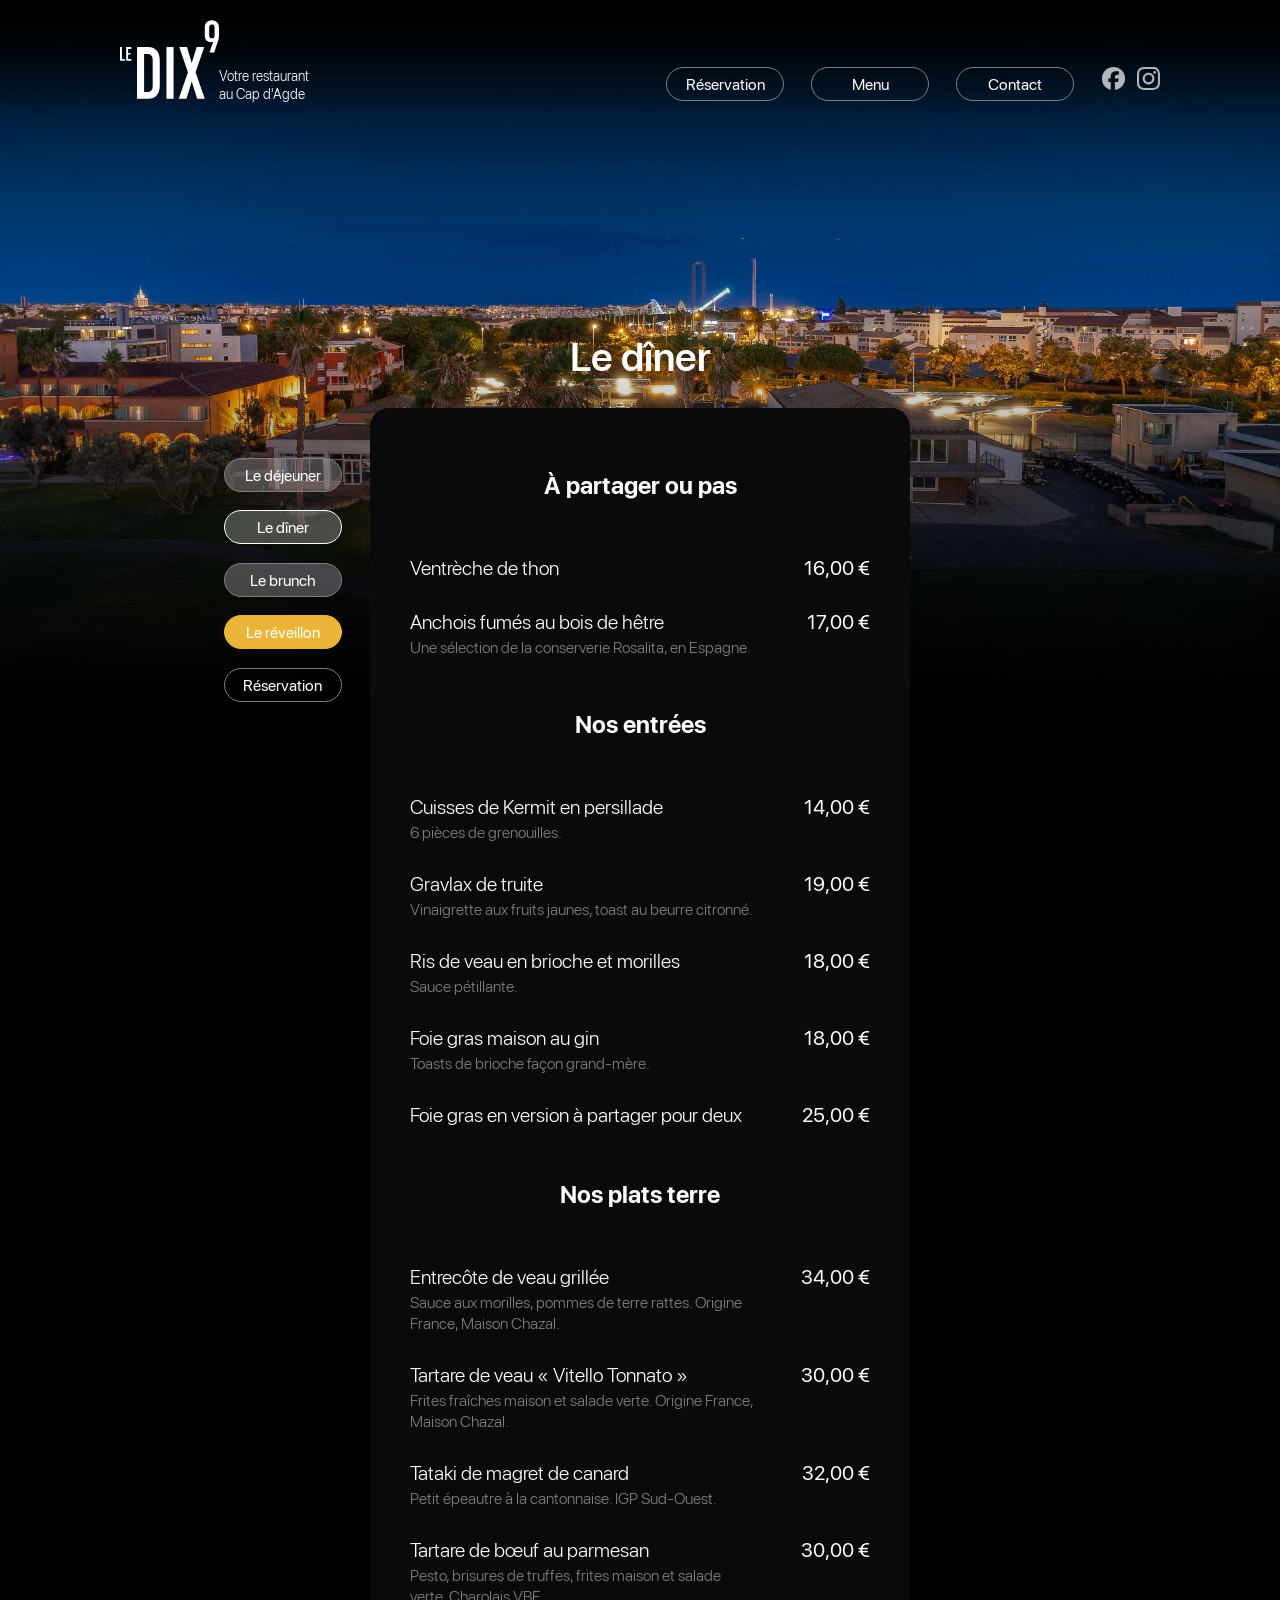
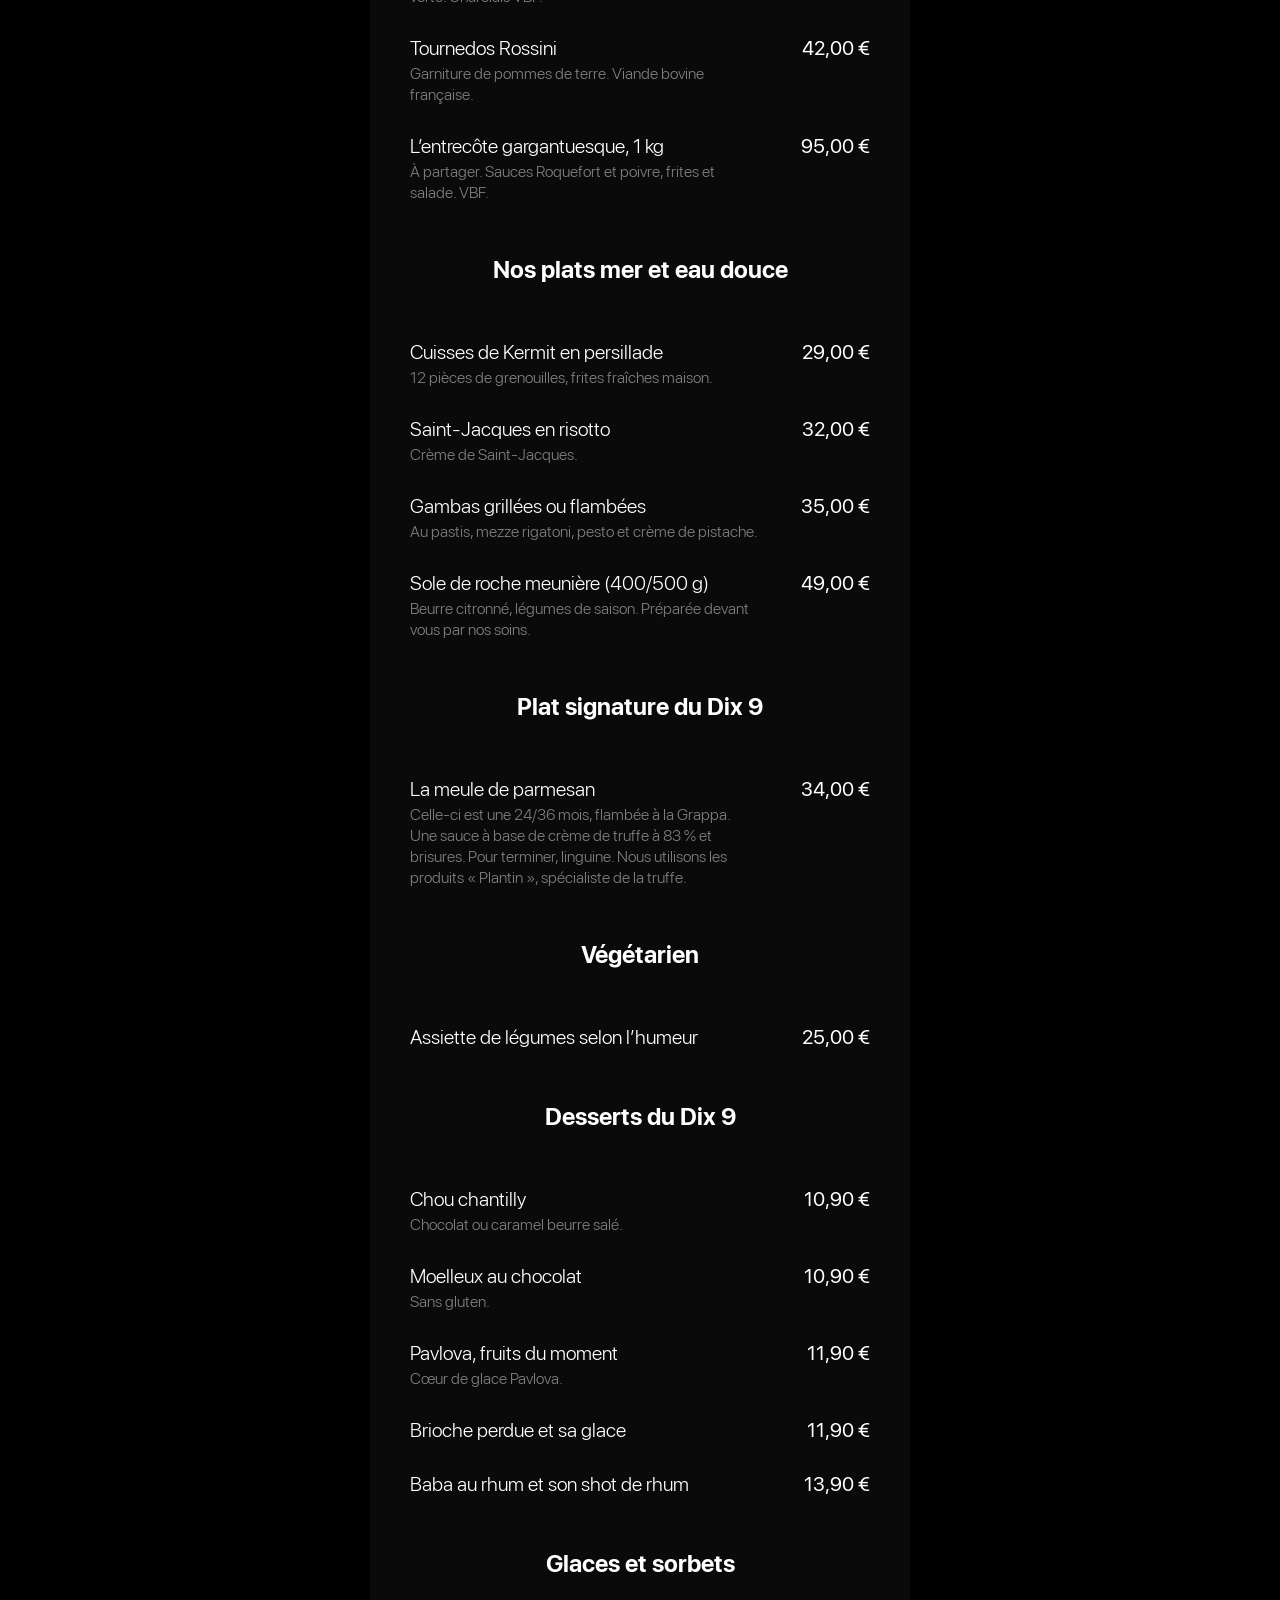
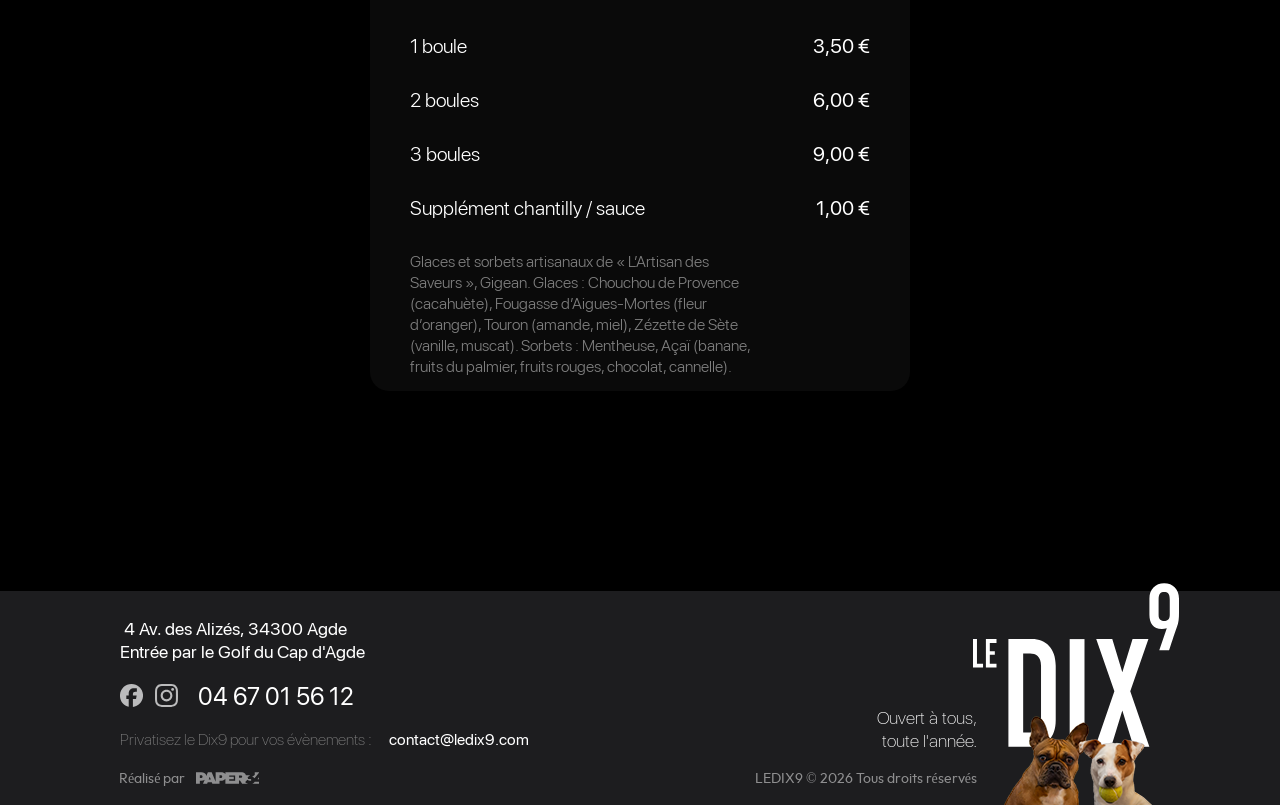
<file: la-carte---diner.html>
<!DOCTYPE html>
<html class="nojs html css_verticalspacer" lang="fr-FR">
 <head>

  <meta http-equiv="Content-type" content="text/html;charset=UTF-8"/>
  <meta name="generator" content="2018.1.1.386"/>
  
  <script type="text/javascript">   // Modern mobile redirect — UA + viewport check (fallback after Vercel server-side redirect)
(function() {
  try {
    if (location.pathname.indexOf('/phone/') === 0) return;
    if (location.search.indexOf('desktop') !== -1) return;
    if (document.cookie.indexOf('inbrowserediting=true') !== -1) return;
    var ua = navigator.userAgent || '';
    var byUA = /iPhone|iPod|Android|BlackBerry|webOS|IEMobile|Opera Mini/i.test(ua);
    var byViewport = window.matchMedia && window.matchMedia('(max-width: 768px)').matches;
    if (byUA || byViewport) {
      var target = '/phone/la-carte---diner.html' + (location.search || '') + (location.hash || '');
      if (location.replace) location.replace(target); else location.href = target;
    }
  } catch (e) {}
})();

// Update the 'nojs'/'js' class on the html node
document.documentElement.className = document.documentElement.className.replace(/\bnojs\b/g, 'js');

// Check that all required assets are uploaded and up-to-date
if(typeof Muse == "undefined") window.Muse = {}; window.Muse.assets = {"required":["museutils.js", "museconfig.js", "jquery.watch.js", "jquery.musepolyfill.bgsize.js", "jquery.scrolleffects.js", "require.js", "la-carte---diner.css"], "outOfDate":[]};
</script>
  
  <link media="only screen and (max-width: 640px)" rel="alternate" href="https://www.ledix9.com/phone/la-carte---diner.html"/>
  <link rel="manifest" href="/site.webmanifest"/>
  <link rel="apple-touch-icon" sizes="180x180" href="/images/apple-touch-icon.png"/>
  <link rel="shortcut icon" href="images/favicon.ico?crc=207764931"/>
  <title>Carte Dîner | Le Dix9 — Restaurant au Cap d'Agde</title>
  <meta name="description" content="La carte du dîner du Dix9 au Cap d'Agde, le jeudi, le vendredi et le samedi soir : sole meunière, tournedos Rossini, meule de parmesan flambée. Terrasse vue golf."/>
  <meta name="viewport" content="width=device-width, initial-scale=1"/>
  <link rel="canonical" href="https://www.ledix9.com/la-carte---diner.html"/>
  <!-- Open Graph -->
  <meta property="og:type" content="restaurant.menu"/>
  <meta property="og:title" content="Carte Dîner | Le Dix9"/>
  <meta property="og:description" content="Le dîner du Dix9, le jeudi, le vendredi et le samedi soir, au Golf du Cap d'Agde."/>
  <meta property="og:url" content="https://www.ledix9.com/la-carte---diner.html"/>
  <meta property="og:image" content="https://www.ledix9.com/images/cotedeboeuf-1500x1500-ledix9.jpg"/>
  <meta property="og:locale" content="fr_FR"/>
  <meta property="og:site_name" content="Le Dix9"/>
  <meta name="twitter:card" content="summary_large_image"/>
  <meta name="twitter:title" content="Carte Dîner | Le Dix9"/>
  <meta name="twitter:description" content="Le dîner du Dix9, le jeudi, le vendredi et le samedi soir, au Golf du Cap d'Agde."/>
  <meta name="twitter:image" content="https://www.ledix9.com/images/cotedeboeuf-1500x1500-ledix9.jpg"/>
  <link rel="preconnect" href="https://elfsightcdn.com"/>
  <!-- CSS -->
  <link rel="stylesheet" type="text/css" href="css/site_global.css?crc=4061967667"/>
  <link rel="stylesheet" type="text/css" href="css/master_b-gabarit.css?crc=489070613"/>
  <link rel="stylesheet" type="text/css" href="css/la-carte---diner.css?crc=171929453" id="pagesheet"/>
    <!--custom head HTML-->
  <script>
/* Elfsight différé — hors chemin critique LCP */
(function(){var d=false;function l(){if(d)return;d=true;var s=document.createElement('script');s.src='https://elfsightcdn.com/platform.js';s.async=true;document.body.appendChild(s);}
if(document.readyState==='complete'){setTimeout(l,300);}else{window.addEventListener('load',function(){setTimeout(l,800);});}
['scroll','touchstart','mousedown','keydown'].forEach(function(e){window.addEventListener(e,l,{once:true,passive:true});});
})();
</script>
  <!--HTML Widget code-->
  
<style>

/* Created by Joseph Angelo Todaro of MuseResources.com. Reuse of this code is traceable and strictly prohibited. */

.u2932float{
    animation: u2932floatHorizontalFrames ease-in-out 2s;
  animation-iteration-count: infinite;
  transform-origin: 50% 50%;
    -webkit-animation: u2932floatHorizontalFrames ease-in-out 2s;
  -webkit-animation-iteration-count: infinite;
  -webkit-transform-origin: 50% 50%;
    -moz-animation: u2932floatHorizontalFrames ease-in-out 2s;
  -moz-animation-iteration-count: infinite;
  -moz-transform-origin: 50% 50%;
    -o-animation: u2932floatHorizontalFrames ease-in-out 2s;
  -o-animation-iteration-count: infinite;
  -o-transform-origin: 50% 50%;
    -ms-animation: u2932floatHorizontalFrames ease-in-out 2s;
  -ms-animation-iteration-count: infinite;
  -ms-transform-origin: 50% 50%;
}

@keyframes u2932floatVerticalFrames{
  0% {
    transform:  translate(0px,0px)  ;
  }
  50% {
    transform:  translate(0px,-10px)  ;
  }
  100% {
    transform:  translate(0px,0px)  ;
  }
}

@-moz-keyframes u2932floatVerticalFrames{
  0% {
    -moz-transform:  translate(0px,0px)  ;
  }
  50% {
    -moz-transform:  translate(0px,-10px)  ;
  }
  100% {
    -moz-transform:  translate(0px,0px)  ;
  }
}

@-webkit-keyframes u2932floatVerticalFrames {
  0% {
    -webkit-transform:  translate(0px,0px)  ;
  }
  50% {
    -webkit-transform:  translate(0px,-10px)  ;
  }
  100% {
    -webkit-transform:  translate(0px,0px)  ;
  }
}

@-o-keyframes u2932floatVerticalFrames {
  0% {
    -o-transform:  translate(0px,0px)  ;
  }
  50% {
    -o-transform:  translate(0px,-10px)  ;
  }
  100% {
    -o-transform:  translate(0px,0px)  ;
  }
}

@-ms-keyframes u2932floatVerticalFrames {
  0% {
    -ms-transform:  translate(0px,0px)  ;
  }
  50% {
    -ms-transform:  translate(0px,-10px)  ;
  }
  100% {
    -ms-transform:  translate(0px,0px)  ;
  }
}




@keyframes u2932floatHorizontalFrames{
  0% {
    transform:  translate(0px,0px)  ;
  }
  50% {
    transform:  translate(-10px,0px)  ;
  }
  100% {
    transform:  translate(0px,0px)  ;
  }
}

@-moz-keyframes u2932floatHorizontalFrames{
  0% {
    -moz-transform:  translate(0px,0px)  ;
  }
  50% {
    -moz-transform:  translate(-10px, 0px)  ;
  }
  100% {
    -moz-transform:  translate(0px,0px)  ;
  }
}

@-webkit-keyframes u2932floatHorizontalFrames {
  0% {
    -webkit-transform:  translate(0px,0px)  ;
  }
  50% {
    -webkit-transform:  translate(-10px,0px)  ;
  }
  100% {
    -webkit-transform:  translate(0px,0px)  ;
  }
}

@-o-keyframes u2932floatHorizontalFrames {
  0% {
    -o-transform:  translate(0px,0px)  ;
  }
  50% {
    -o-transform:  translate(-10px,0px)  ;
  }
  100% {
    -o-transform:  translate(0px,0px)  ;
  }
}

@-ms-keyframes u2932floatHorizontalFrames {
  0% {
    -ms-transform:  translate(0px,0px)  ;
  }
  50% {
    -ms-transform:  translate(-10px,0px)  ;
  }
  100% {
    -ms-transform:  translate(0px,0px)  ;
  }
}

/* Created by Joseph Angelo Todaro of MuseResources.com. Reuse of this code is traceable and strictly prohibited. */

    /* Onglet épinglé Réveillon (même style que les boutons Muse) */
    .d9-tab{position:fixed;top:615px;left:50%;margin-left:-416px;z-index:105;width:116px;min-height:32px;line-height:32px;border:1px solid #EBB638;background-color:#EBB638;text-align:center;font-size:16px;color:#FFFFFF;font-family:'__SF Pro Display_5',-apple-system,Helvetica,Arial,sans-serif;font-weight:400;text-decoration:none;}
    .d9-tab:hover{background-color:#d9a52e;border-color:#d9a52e;}
    .d9-tab p,.d9-tab:visited p{color:#FFFFFF;}
    .d9-tab.on{border-color:#FFFFFF;}
    #u3054-4{top:668px !important;}
</style>
 

  		
  <!--/*

*/
-->
 <script type="application/ld+json">
{
  "@context": "https://schema.org",
  "@type": "Restaurant",
  "name": "Le Dix9",
  "image": "https://www.ledix9.com/images/drone-ledix9.jpg",
  "url": "https://www.ledix9.com",
  "telephone": "+33467015612",
  "address": {
    "@type": "PostalAddress",
    "streetAddress": "Golf International du Cap d'Agde, 4 Avenue des Alizés",
    "addressLocality": "Cap d'Agde",
    "postalCode": "34300",
    "addressRegion": "Occitanie",
    "addressCountry": "FR"
  },
  "geo": {
    "@type": "GeoCoordinates",
    "latitude": 43.30094,
    "longitude": 3.50819
  },
  "servesCuisine": ["Française", "Méditerranéenne"],
  "priceRange": "€€-€€€",
  "openingHoursSpecification": [
    {
      "@type": "OpeningHoursSpecification",
      "dayOfWeek": ["Monday","Tuesday","Wednesday","Thursday","Friday","Saturday"],
      "opens": "12:00",
      "closes": "14:00"
    },
    {
      "@type": "OpeningHoursSpecification",
      "dayOfWeek": "Sunday",
      "opens": "11:30",
      "closes": "14:00",
      "description": "Brunch du dimanche"
    },
    {
      "@type": "OpeningHoursSpecification",
      "dayOfWeek": ["Thursday","Friday","Saturday"],
      "opens": "19:30",
      "closes": "21:30"
    }
  ],
  "sameAs": [
    "https://www.facebook.com/ledix9restaurant",
    "https://www.instagram.com/ledix9restaurant/"
  ],
  "acceptsReservations": "True",
  "menu": "https://www.ledix9.com/la-carte---dejeuner.html",
  "hasMenu": [
    {
      "@type": "Menu",
      "name": "Carte Déjeuner",
      "url": "https://www.ledix9.com/la-carte---dejeuner.html"
    },
    {
      "@type": "Menu",
      "name": "Carte Dîner",
      "url": "https://www.ledix9.com/la-carte---diner.html"
    },
    {
      "@type": "Menu",
      "name": "Brunch du Dimanche",
      "url": "https://www.ledix9.com/la-carte---brunch.html"
    }
  ]
}
</script>
<!-- BreadcrumbList schema -->
<script type="application/ld+json">
{
  "@context": "https://schema.org",
  "@type": "BreadcrumbList",
  "itemListElement": [
    {
      "@type": "ListItem",
      "position": 1,
      "name": "Accueil",
      "item": "https://www.ledix9.com/"
    },
    {
      "@type": "ListItem",
      "position": 2,
      "name": "Carte Dîner",
      "item": "https://www.ledix9.com/la-carte---diner.html"
    }
  ]
}
</script>
<script type="application/ld+json">
{
  "@context": "https://schema.org",
  "@type": "Menu",
  "name": "Carte Dîner — Le Dix9 Cap d'Agde",
  "inLanguage": "fr-FR",
  "url": "https://www.ledix9.com/la-carte---diner.html",
  "hasMenuSection": [
    {
      "@type": "MenuSection",
      "name": "À partager ou pas",
      "hasMenuItem": [
        {
          "@type": "MenuItem",
          "name": "Ventrèche de thon",
          "offers": {
            "@type": "Offer",
            "price": "16.00",
            "priceCurrency": "EUR"
          }
        },
        {
          "@type": "MenuItem",
          "name": "Anchois fumés au bois de hêtre",
          "description": "Une sélection de la conserverie Rosalita, en Espagne.",
          "offers": {
            "@type": "Offer",
            "price": "17.00",
            "priceCurrency": "EUR"
          }
        }
      ]
    },
    {
      "@type": "MenuSection",
      "name": "Nos entrées",
      "hasMenuItem": [
        {
          "@type": "MenuItem",
          "name": "Cuisses de Kermit en persillade",
          "description": "6 pièces de grenouilles.",
          "offers": {
            "@type": "Offer",
            "price": "14.00",
            "priceCurrency": "EUR"
          }
        },
        {
          "@type": "MenuItem",
          "name": "Gravlax de truite",
          "description": "Vinaigrette aux fruits jaunes, toast au beurre citronné.",
          "offers": {
            "@type": "Offer",
            "price": "19.00",
            "priceCurrency": "EUR"
          }
        },
        {
          "@type": "MenuItem",
          "name": "Ris de veau en brioche et morilles",
          "description": "Sauce pétillante.",
          "offers": {
            "@type": "Offer",
            "price": "18.00",
            "priceCurrency": "EUR"
          }
        },
        {
          "@type": "MenuItem",
          "name": "Foie gras maison au gin",
          "description": "Toasts de brioche façon grand-mère.",
          "offers": {
            "@type": "Offer",
            "price": "18.00",
            "priceCurrency": "EUR"
          }
        },
        {
          "@type": "MenuItem",
          "name": "Foie gras en version à partager pour deux",
          "offers": {
            "@type": "Offer",
            "price": "25.00",
            "priceCurrency": "EUR"
          }
        }
      ]
    },
    {
      "@type": "MenuSection",
      "name": "Nos plats terre",
      "hasMenuItem": [
        {
          "@type": "MenuItem",
          "name": "Entrecôte de veau grillée",
          "description": "Sauce aux morilles, pommes de terre rattes. Origine France, Maison Chazal.",
          "offers": {
            "@type": "Offer",
            "price": "34.00",
            "priceCurrency": "EUR"
          }
        },
        {
          "@type": "MenuItem",
          "name": "Tartare de veau « Vitello Tonnato »",
          "description": "Frites fraîches maison et salade verte. Origine France, Maison Chazal.",
          "offers": {
            "@type": "Offer",
            "price": "30.00",
            "priceCurrency": "EUR"
          }
        },
        {
          "@type": "MenuItem",
          "name": "Tataki de magret de canard",
          "description": "Petit épeautre à la cantonnaise. IGP Sud-Ouest.",
          "offers": {
            "@type": "Offer",
            "price": "32.00",
            "priceCurrency": "EUR"
          }
        },
        {
          "@type": "MenuItem",
          "name": "Tartare de bœuf au parmesan",
          "description": "Pesto, brisures de truffes, frites maison et salade verte. Charolais VBF.",
          "offers": {
            "@type": "Offer",
            "price": "30.00",
            "priceCurrency": "EUR"
          }
        },
        {
          "@type": "MenuItem",
          "name": "Tournedos Rossini",
          "description": "Garniture de pommes de terre. Viande bovine française.",
          "offers": {
            "@type": "Offer",
            "price": "42.00",
            "priceCurrency": "EUR"
          }
        },
        {
          "@type": "MenuItem",
          "name": "L’entrecôte gargantuesque, 1 kg",
          "description": "À partager. Sauces Roquefort et poivre, frites et salade. VBF.",
          "offers": {
            "@type": "Offer",
            "price": "95.00",
            "priceCurrency": "EUR"
          }
        }
      ]
    },
    {
      "@type": "MenuSection",
      "name": "Nos plats mer et eau douce",
      "hasMenuItem": [
        {
          "@type": "MenuItem",
          "name": "Cuisses de Kermit en persillade",
          "description": "12 pièces de grenouilles, frites fraîches maison.",
          "offers": {
            "@type": "Offer",
            "price": "29.00",
            "priceCurrency": "EUR"
          }
        },
        {
          "@type": "MenuItem",
          "name": "Saint-Jacques en risotto",
          "description": "Crème de Saint-Jacques.",
          "offers": {
            "@type": "Offer",
            "price": "32.00",
            "priceCurrency": "EUR"
          }
        },
        {
          "@type": "MenuItem",
          "name": "Gambas grillées ou flambées",
          "description": "Au pastis, mezze rigatoni, pesto et crème de pistache.",
          "offers": {
            "@type": "Offer",
            "price": "35.00",
            "priceCurrency": "EUR"
          }
        },
        {
          "@type": "MenuItem",
          "name": "Sole de roche meunière (400/500 g)",
          "description": "Beurre citronné, légumes de saison. Préparée devant vous par nos soins.",
          "offers": {
            "@type": "Offer",
            "price": "49.00",
            "priceCurrency": "EUR"
          }
        }
      ]
    },
    {
      "@type": "MenuSection",
      "name": "Plat signature du Dix 9",
      "hasMenuItem": [
        {
          "@type": "MenuItem",
          "name": "La meule de parmesan",
          "description": "Celle-ci est une 24/36 mois, flambée à la Grappa. Une sauce à base de crème de truffe à 83 % et brisures. Pour terminer, linguine. Nous utilisons les produits « Plantin », spécialiste de la truffe.",
          "offers": {
            "@type": "Offer",
            "price": "34.00",
            "priceCurrency": "EUR"
          }
        }
      ]
    },
    {
      "@type": "MenuSection",
      "name": "Végétarien",
      "hasMenuItem": [
        {
          "@type": "MenuItem",
          "name": "Assiette de légumes selon l’humeur",
          "offers": {
            "@type": "Offer",
            "price": "25.00",
            "priceCurrency": "EUR"
          }
        }
      ]
    },
    {
      "@type": "MenuSection",
      "name": "Desserts du Dix 9",
      "hasMenuItem": [
        {
          "@type": "MenuItem",
          "name": "Chou chantilly",
          "description": "Chocolat ou caramel beurre salé.",
          "offers": {
            "@type": "Offer",
            "price": "10.90",
            "priceCurrency": "EUR"
          }
        },
        {
          "@type": "MenuItem",
          "name": "Moelleux au chocolat",
          "description": "Sans gluten.",
          "offers": {
            "@type": "Offer",
            "price": "10.90",
            "priceCurrency": "EUR"
          }
        },
        {
          "@type": "MenuItem",
          "name": "Pavlova, fruits du moment",
          "description": "Cœur de glace Pavlova.",
          "offers": {
            "@type": "Offer",
            "price": "11.90",
            "priceCurrency": "EUR"
          }
        },
        {
          "@type": "MenuItem",
          "name": "Brioche perdue et sa glace",
          "offers": {
            "@type": "Offer",
            "price": "11.90",
            "priceCurrency": "EUR"
          }
        },
        {
          "@type": "MenuItem",
          "name": "Baba au rhum et son shot de rhum",
          "offers": {
            "@type": "Offer",
            "price": "13.90",
            "priceCurrency": "EUR"
          }
        }
      ]
    },
    {
      "@type": "MenuSection",
      "name": "Glaces et sorbets",
      "hasMenuItem": [
        {
          "@type": "MenuItem",
          "name": "1 boule",
          "offers": {
            "@type": "Offer",
            "price": "3.50",
            "priceCurrency": "EUR"
          }
        },
        {
          "@type": "MenuItem",
          "name": "2 boules",
          "offers": {
            "@type": "Offer",
            "price": "6.00",
            "priceCurrency": "EUR"
          }
        },
        {
          "@type": "MenuItem",
          "name": "3 boules",
          "offers": {
            "@type": "Offer",
            "price": "9.00",
            "priceCurrency": "EUR"
          }
        },
        {
          "@type": "MenuItem",
          "name": "Supplément chantilly / sauce",
          "offers": {
            "@type": "Offer",
            "price": "1.00",
            "priceCurrency": "EUR"
          }
        }
      ]
    }
  ]
}
</script>
 
  <!-- Scroll Reveal Animations -->
  <style>
    .reveal {
      opacity: 0;
      transform: translateY(28px);
      transition: opacity 0.8s cubic-bezier(0.16, 1, 0.3, 1),
                  transform 0.8s cubic-bezier(0.16, 1, 0.3, 1);
    }
    .reveal.visible { opacity: 1; transform: translateY(0); }
    .reveal-scale {
      opacity: 0; transform: scale(0.95);
      transition: opacity 0.8s cubic-bezier(0.16, 1, 0.3, 1),
                  transform 0.8s cubic-bezier(0.16, 1, 0.3, 1);
    }
    .reveal-scale.visible { opacity: 1; transform: scale(1); }
    .stagger-item {
      opacity: 0; transform: translateY(20px);
      transition: opacity 0.6s cubic-bezier(0.16, 1, 0.3, 1),
                  transform 0.6s cubic-bezier(0.16, 1, 0.3, 1);
    }
    .stagger-item.visible { opacity: 1; transform: translateY(0); }
    @media (prefers-reduced-motion: reduce) {
      .reveal, .reveal-scale, .stagger-item { opacity: 1; transform: none; transition: none; }
    }

    /* === Carte dîner mars 2026 — helper classes répliquant le style Muse === */
    #u3142 { padding-top: 51px !important; }
    #u3139 { display: none !important; }
    .d9-sec { width: 460px; position: relative; }
    .d9-title {
      width: 460px; min-height: 62px; padding: 10px 0;
      line-height: 31px; text-align: center; font-size: 24px; color: #FFFFFF;
      font-family: '__SF Pro Display_5'; font-weight: 700; position: relative;
    }
    .d9-row { width: 0.01px; position: relative; }
    .d9-name {
      width: 348px; min-height: 0; padding: 14px 0;
      color: #FFFFFF; font-family: '__SF Pro Display_5'; font-weight: 300;
      position: relative; margin-right: -10000px;
    }
    .d9-name .n { font-size: 20px; line-height: 26px; color: #FFFFFF; }
    .d9-name .d { font-size: 16px; line-height: 21px; color: #7F7F7F; margin-top: 2px; }
    .d9-price {
      width: 112px; min-height: 0; padding: 14px 0;
      line-height: 26px; text-align: right; font-size: 20px; color: #FFFFFF;
      font-family: '__SF Pro Display_5'; font-weight: 400;
      position: relative; margin-right: -10000px; left: 348px;
    }
    .d9-spacer { width: 460px; height: 26px; position: relative; }
  </style>
 </head>
 <body>

  <!--HTML Widget code-->
   
<!------------------------------------------------------------------------------
================================================================================
--------------------------------------------------------------------------------



      _        ____    ____   ________    
     / \      |_   \  /   _| |_   __  |   
    / _ \       |   \/   |     | |_ \_|   
   / ___ \      | |\  /| |     |  _| _    
 _/ /   \ \_   _| |_\/_| |_   _| |__/ |   
|____| |____| |_____||_____| |________| 


This website uses widget(s) from AdobeMuseExpert.com // This widgets are fee
to use and available for download at: http://adobemuseexpert.com/




--------------------------------------------------------------------------------
================================================================================
------------------------------------------------------------------------------->



		
  
  <div class="clearfix" id="page"><!-- group -->
   <div class="clearfix grpelem" id="ppu3107"><!-- column -->
    <div class="clearfix colelem" id="pu3107"><!-- group -->
     <div class="browser_width grpelem" id="u3107-bw">
      <div class="museBGSize" id="u3107"><!-- simple frame --></div>
     </div>
     <div class="browser_width grpelem" id="u3108-bw">
      <div class="gradient" id="u3108"><!-- group -->
       <div class="clearfix" id="u3108_align_to_page">
        <div class="size_fixed grpelem" id="u2932"><!-- custom html -->
         
            
        </div>
       </div>
      </div>
     </div>
     <div class="browser_width grpelem" id="u3055-bw">
      <div class="gradient" id="u3055"><!-- group -->
       <div class="clearfix" id="u3055_align_to_page">
        <div class="clearfix grpelem" id="u3140-5"><!-- content -->
         <p id="u3140-2">Le dîner</p>
         <p id="u3140-3">&nbsp;</p>
        </div>
       </div>
      </div>
     </div>
     <div class="rounded-corners clearfix grpelem" id="u3142"><!-- column -->
      <div class="colelem" id="u3139"><!-- content --></div>
      <div class="clearfix colelem d9-sec">
       <div class="clearfix colelem d9-title"><p>À partager ou pas</p></div>
       <div class="clearfix colelem d9-row">
        <div class="clearfix grpelem d9-name"><p class="n">Ventrèche de thon</p></div>
        <div class="clearfix grpelem d9-price"><p>16,00 €</p></div>
       </div>
       <div class="clearfix colelem d9-row">
        <div class="clearfix grpelem d9-name"><p class="n">Anchois fumés au bois de hêtre</p><p class="d">Une sélection de la conserverie Rosalita, en Espagne.</p></div>
        <div class="clearfix grpelem d9-price"><p>17,00 €</p></div>
       </div>
      </div>
      <div class="clearfix colelem d9-spacer"></div>
      <div class="clearfix colelem d9-sec">
       <div class="clearfix colelem d9-title"><p>Nos entrées</p></div>
       <div class="clearfix colelem d9-row">
        <div class="clearfix grpelem d9-name"><p class="n">Cuisses de Kermit en persillade</p><p class="d">6 pièces de grenouilles.</p></div>
        <div class="clearfix grpelem d9-price"><p>14,00 €</p></div>
       </div>
       <div class="clearfix colelem d9-row">
        <div class="clearfix grpelem d9-name"><p class="n">Gravlax de truite</p><p class="d">Vinaigrette aux fruits jaunes, toast au beurre citronné.</p></div>
        <div class="clearfix grpelem d9-price"><p>19,00 €</p></div>
       </div>
       <div class="clearfix colelem d9-row">
        <div class="clearfix grpelem d9-name"><p class="n">Ris de veau en brioche et morilles</p><p class="d">Sauce pétillante.</p></div>
        <div class="clearfix grpelem d9-price"><p>18,00 €</p></div>
       </div>
       <div class="clearfix colelem d9-row">
        <div class="clearfix grpelem d9-name"><p class="n">Foie gras maison au gin</p><p class="d">Toasts de brioche façon grand-mère.</p></div>
        <div class="clearfix grpelem d9-price"><p>18,00 €</p></div>
       </div>
       <div class="clearfix colelem d9-row">
        <div class="clearfix grpelem d9-name"><p class="n">Foie gras en version à partager pour deux</p></div>
        <div class="clearfix grpelem d9-price"><p>25,00 €</p></div>
       </div>
      </div>
      <div class="clearfix colelem d9-spacer"></div>
      <div class="clearfix colelem d9-sec">
       <div class="clearfix colelem d9-title"><p>Nos plats terre</p></div>
       <div class="clearfix colelem d9-row">
        <div class="clearfix grpelem d9-name"><p class="n">Entrecôte de veau grillée</p><p class="d">Sauce aux morilles, pommes de terre rattes. Origine France, Maison Chazal.</p></div>
        <div class="clearfix grpelem d9-price"><p>34,00 €</p></div>
       </div>
       <div class="clearfix colelem d9-row">
        <div class="clearfix grpelem d9-name"><p class="n">Tartare de veau « Vitello Tonnato »</p><p class="d">Frites fraîches maison et salade verte. Origine France, Maison Chazal.</p></div>
        <div class="clearfix grpelem d9-price"><p>30,00 €</p></div>
       </div>
       <div class="clearfix colelem d9-row">
        <div class="clearfix grpelem d9-name"><p class="n">Tataki de magret de canard</p><p class="d">Petit épeautre à la cantonnaise. IGP Sud-Ouest.</p></div>
        <div class="clearfix grpelem d9-price"><p>32,00 €</p></div>
       </div>
       <div class="clearfix colelem d9-row">
        <div class="clearfix grpelem d9-name"><p class="n">Tartare de bœuf au parmesan</p><p class="d">Pesto, brisures de truffes, frites maison et salade verte. Charolais VBF.</p></div>
        <div class="clearfix grpelem d9-price"><p>30,00 €</p></div>
       </div>
       <div class="clearfix colelem d9-row">
        <div class="clearfix grpelem d9-name"><p class="n">Tournedos Rossini</p><p class="d">Garniture de pommes de terre. Viande bovine française.</p></div>
        <div class="clearfix grpelem d9-price"><p>42,00 €</p></div>
       </div>
       <div class="clearfix colelem d9-row">
        <div class="clearfix grpelem d9-name"><p class="n">L’entrecôte gargantuesque, 1 kg</p><p class="d">À partager. Sauces Roquefort et poivre, frites et salade. VBF.</p></div>
        <div class="clearfix grpelem d9-price"><p>95,00 €</p></div>
       </div>
      </div>
      <div class="clearfix colelem d9-spacer"></div>
      <div class="clearfix colelem d9-sec">
       <div class="clearfix colelem d9-title"><p>Nos plats mer et eau douce</p></div>
       <div class="clearfix colelem d9-row">
        <div class="clearfix grpelem d9-name"><p class="n">Cuisses de Kermit en persillade</p><p class="d">12 pièces de grenouilles, frites fraîches maison.</p></div>
        <div class="clearfix grpelem d9-price"><p>29,00 €</p></div>
       </div>
       <div class="clearfix colelem d9-row">
        <div class="clearfix grpelem d9-name"><p class="n">Saint-Jacques en risotto</p><p class="d">Crème de Saint-Jacques.</p></div>
        <div class="clearfix grpelem d9-price"><p>32,00 €</p></div>
       </div>
       <div class="clearfix colelem d9-row">
        <div class="clearfix grpelem d9-name"><p class="n">Gambas grillées ou flambées</p><p class="d">Au pastis, mezze rigatoni, pesto et crème de pistache.</p></div>
        <div class="clearfix grpelem d9-price"><p>35,00 €</p></div>
       </div>
       <div class="clearfix colelem d9-row">
        <div class="clearfix grpelem d9-name"><p class="n">Sole de roche meunière (400/500 g)</p><p class="d">Beurre citronné, légumes de saison. Préparée devant vous par nos soins.</p></div>
        <div class="clearfix grpelem d9-price"><p>49,00 €</p></div>
       </div>
      </div>
      <div class="clearfix colelem d9-spacer"></div>
      <div class="clearfix colelem d9-sec">
       <div class="clearfix colelem d9-title"><p>Plat signature du Dix 9</p></div>
       <div class="clearfix colelem d9-row">
        <div class="clearfix grpelem d9-name"><p class="n">La meule de parmesan</p><p class="d">Celle-ci est une 24/36 mois, flambée à la Grappa. Une sauce à base de crème de truffe à 83 % et brisures. Pour terminer, linguine. Nous utilisons les produits « Plantin », spécialiste de la truffe.</p></div>
        <div class="clearfix grpelem d9-price"><p>34,00 €</p></div>
       </div>
      </div>
      <div class="clearfix colelem d9-spacer"></div>
      <div class="clearfix colelem d9-sec">
       <div class="clearfix colelem d9-title"><p>Végétarien</p></div>
       <div class="clearfix colelem d9-row">
        <div class="clearfix grpelem d9-name"><p class="n">Assiette de légumes selon l’humeur</p></div>
        <div class="clearfix grpelem d9-price"><p>25,00 €</p></div>
       </div>
      </div>
      <div class="clearfix colelem d9-spacer"></div>
      <div class="clearfix colelem d9-sec">
       <div class="clearfix colelem d9-title"><p>Desserts du Dix 9</p></div>
       <div class="clearfix colelem d9-row">
        <div class="clearfix grpelem d9-name"><p class="n">Chou chantilly</p><p class="d">Chocolat ou caramel beurre salé.</p></div>
        <div class="clearfix grpelem d9-price"><p>10,90 €</p></div>
       </div>
       <div class="clearfix colelem d9-row">
        <div class="clearfix grpelem d9-name"><p class="n">Moelleux au chocolat</p><p class="d">Sans gluten.</p></div>
        <div class="clearfix grpelem d9-price"><p>10,90 €</p></div>
       </div>
       <div class="clearfix colelem d9-row">
        <div class="clearfix grpelem d9-name"><p class="n">Pavlova, fruits du moment</p><p class="d">Cœur de glace Pavlova.</p></div>
        <div class="clearfix grpelem d9-price"><p>11,90 €</p></div>
       </div>
       <div class="clearfix colelem d9-row">
        <div class="clearfix grpelem d9-name"><p class="n">Brioche perdue et sa glace</p></div>
        <div class="clearfix grpelem d9-price"><p>11,90 €</p></div>
       </div>
       <div class="clearfix colelem d9-row">
        <div class="clearfix grpelem d9-name"><p class="n">Baba au rhum et son shot de rhum</p></div>
        <div class="clearfix grpelem d9-price"><p>13,90 €</p></div>
       </div>
      </div>
      <div class="clearfix colelem d9-spacer"></div>
      <div class="clearfix colelem d9-sec">
       <div class="clearfix colelem d9-title"><p>Glaces et sorbets</p></div>
       <div class="clearfix colelem d9-row">
        <div class="clearfix grpelem d9-name"><p class="n">1 boule</p></div>
        <div class="clearfix grpelem d9-price"><p>3,50 €</p></div>
       </div>
       <div class="clearfix colelem d9-row">
        <div class="clearfix grpelem d9-name"><p class="n">2 boules</p></div>
        <div class="clearfix grpelem d9-price"><p>6,00 €</p></div>
       </div>
       <div class="clearfix colelem d9-row">
        <div class="clearfix grpelem d9-name"><p class="n">3 boules</p></div>
        <div class="clearfix grpelem d9-price"><p>9,00 €</p></div>
       </div>
       <div class="clearfix colelem d9-row">
        <div class="clearfix grpelem d9-name"><p class="n">Supplément chantilly / sauce</p></div>
        <div class="clearfix grpelem d9-price"><p>1,00 €</p></div>
       </div>
       <div class="clearfix colelem d9-row">
        <div class="clearfix grpelem d9-name"><p class="d">Glaces et sorbets artisanaux de « L’Artisan des Saveurs », Gigean. Glaces : Chouchou de Provence (cacahuète), Fougasse d’Aigues-Mortes (fleur d’oranger), Touron (amande, miel), Zézette de Sète (vanille, muscat). Sorbets : Mentheuse, Açaï (banane, fruits du palmier, fruits rouges, chocolat, cannelle).</p></div>
        <div class="clearfix grpelem d9-price"><p>&nbsp;</p></div>
       </div>
      </div>
     </div>
     <div class="browser_width grpelem" id="u5645-bw">
      <div id="u5645"><!-- group -->
       <div class="clearfix" id="u5645_align_to_page">
        <a class="nonblock nontext clip_frame grpelem" id="u5648" href="index.html"><!-- svg --><img class="svg" id="u5649" src="images/logo-blanc-ledix9.svg?crc=236652279" width="99" height="79" alt="Logo Le Dix9 — Restaurant au Cap d'Agde" data-mu-svgfallback="images/logo-blanc-ledix9_poster_.png?crc=315783576"/></a>
        <a class="nonblock nontext clearfix grpelem" id="u5652-6" href="index.html"><!-- content --><p>Votre restaurant</p><p>au Cap d'Agde</p></a>
        <a class="nonblock nontext Bouton clearfix grpelem" id="u5653-4" href="reservation.html"><!-- content --><p>Réservation</p></a>
        <a class="nonblock nontext Bouton clearfix grpelem" id="u5647-4" href="la-carte---dejeuner.html"><!-- content --><p>Menu</p></a>
        <a class="nonblock nontext Bouton clearfix grpelem" id="u5646-4" href="index.html#contact"><!-- content --><p>Contact</p></a>
        <a class="nonblock nontext grpelem" id="u5651" href="https://www.facebook.com/ledix9restaurant" target="_blank"><!-- simple frame --></a>
        <a class="nonblock nontext grpelem" id="u5650" href="https://www.instagram.com/ledix9restaurant/" target="_blank"><!-- simple frame --></a>
       </div>
      </div>
     </div>
     <div class="grpelem" id="u5698"><!-- custom html -->
      <div class="elfsight-app-4d9b28bf-634b-4cb0-8823-46dfa961b8a8" data-elfsight-app-lazy></div>
     </div>
    </div>
    <div class="colelem" id="u3067"><!-- simple frame --></div>
   </div>
   <div class="clearfix grpelem" id="pu3124-4"><!-- group -->
    <a class="nonblock nontext rounded-corners Bouton rgba-background clearfix" id="u3124-4" href="la-carte---dejeuner.html"><!-- content --><p>Le déjeuner</p></a>
    <a class="nonblock nontext MuseLinkActive Bouton rgba-background clearfix" id="u3065-4" href="la-carte---diner.html"><!-- content --><p>Le dîner</p></a>
    <a class="nonblock nontext Bouton rgba-background clearfix" id="u3160-4" href="la-carte---brunch.html"><!-- content --><p>Le brunch</p></a>
    <a class="nonblock nontext Bouton rgba-background clearfix d9-tab" href="reveillon-saint-sylvestre.html"><p>Le réveillon</p></a>
    <a class="nonblock nontext Bouton rgba-background clearfix" id="u3054-4" href="reservation.html"><!-- content --><p>Réservation</p></a>
   </div>
   <div class="verticalspacer" data-offset-top="2905" data-content-above-spacer="2905" data-content-below-spacer="213"></div>
   <div class="browser_width grpelem" id="u5611-bw" class="reveal">
    <div id="u5611"><!-- group -->
     <div class="clearfix" id="u5611_align_to_page">
      <div class="clip_frame grpelem" id="u5614"><!-- svg -->
       <img class="svg" id="u5615" src="images/logo-blanc-ledix9.svg?crc=236652279" width="206" height="164" alt="Logo Le Dix9 — Restaurant au Cap d'Agde" data-mu-svgfallback="images/logo-blanc-ledix9_poster_.png?crc=315783576"/>
      </div>
      <div class="clip_frame grpelem" id="u5616"><!-- image -->
       <img class="block" id="u5616_img" src="images/chiens-ledix9-crop-u5616.png?crc=4086125364" alt="Mascotte du Dix9 — restaurant au Cap d'Agde" width="166" height="94"/>
      </div>
      <div class="clearfix grpelem" id="u5630-6"><!-- content -->
       <p>&nbsp;4 Av. des Alizés, 34300 Agde</p>
       <p>Entrée par le Golf du Cap d'Agde</p>
      </div>
      <div class="clearfix grpelem" id="u5631-4"><!-- content -->
       <p><a class="nonblock" href="tel:+33467015612" style="color:inherit;text-decoration:none">04 67 01 56 12</a></p>
      </div>
      <a class="nonblock nontext grpelem" id="u5632" href="https://www.instagram.com/ledix9restaurant/" target="_blank"><!-- simple frame --></a>
      <a class="nonblock nontext grpelem" id="u5633" href="https://www.facebook.com/ledix9restaurant" target="_blank"><!-- simple frame --></a>
      <div class="clearfix grpelem" id="u5634-6"><!-- content -->
       <p>Ouvert à tous,</p>
       <p>toute l'année.</p>
      </div>
      <div class="clearfix grpelem" id="u5675-4"><!-- content -->
       <p>Privatisez le Dix9 pour vos évènements :</p>
      </div>
      <div class="pointer_cursor clearfix grpelem" id="u5676-5"><!-- content -->
       <a class="block" href="mailto:ledix9restaurant@gmail.com"><!-- Block link tag --></a>
       <p><a class="nonblock" href="mailto:contact@ledix9.com">contact@ledix9.com</a></p>
      </div>
      <a class="nonblock nontext clip_frame grpelem" id="u5681" href="https://paper34.fr"><!-- svg --><img class="svg" id="u5682" src="images/logoblanc-paper34.svg?crc=3970129298" width="64" height="12" alt="Paper34" data-mu-svgfallback="images/logoblanc-paper34_poster_.png?crc=50960925"/></a>
      <div class="clearfix grpelem" id="u5683-4"><!-- content -->
       <p><span class="R-f-r-nce---Ville" id="u5683">Réalisé par</span></p>
      </div>
      <div class="size_fixed grpelem" id="u5684" data-pintopage="page_fixedLeft"><!-- custom html -->
       
							<div class="ame-auto-copytight-year">
								<p class="ame-copyright-text">LEDIX9 &copy; <script type="text/javascript">document.write(new Date().getFullYear());</script> Tous droits réservés</p>
							</div>

						
      </div>
     </div>
    </div>
   </div>
  </div>
  <!-- JS includes -->
  <script type="text/javascript">
   if (document.location.protocol != 'https:') document.write('\x3Cscript src="http://musecdn2.businesscatalyst.com/scripts/4.0/jquery-1.8.3.min.js" type="text/javascript">\x3C/script>');
</script>
  <script type="text/javascript">
   window.jQuery || document.write('\x3Cscript src="scripts/jquery-1.8.3.min.js?crc=209076791" type="text/javascript">\x3C/script>');
</script>
  <!-- Other scripts -->
  <script type="text/javascript">
   // Decide whether to suppress missing file error or not based on preference setting
var suppressMissingFileError = false
</script>
  <script type="text/javascript">
   window.Muse.assets.check=function(c){if(!window.Muse.assets.checked){window.Muse.assets.checked=!0;var b={},d=function(a,b){if(window.getComputedStyle){var c=window.getComputedStyle(a,null);return c&&c.getPropertyValue(b)||c&&c[b]||""}if(document.documentElement.currentStyle)return(c=a.currentStyle)&&c[b]||a.style&&a.style[b]||"";return""},a=function(a){if(a.match(/^rgb/))return a=a.replace(/\s+/g,"").match(/([\d\,]+)/gi)[0].split(","),(parseInt(a[0])<<16)+(parseInt(a[1])<<8)+parseInt(a[2]);if(a.match(/^\#/))return parseInt(a.substr(1),
16);return 0},f=function(f){for(var g=document.getElementsByTagName("link"),j=0;j<g.length;j++)if("text/css"==g[j].type){var l=(g[j].href||"").match(/\/?css\/([\w\-]+\.css)\?crc=(\d+)/);if(!l||!l[1]||!l[2])break;b[l[1]]=l[2]}g=document.createElement("div");g.className="version";g.style.cssText="display:none; width:1px; height:1px;";document.getElementsByTagName("body")[0].appendChild(g);for(j=0;j<Muse.assets.required.length;){var l=Muse.assets.required[j],k=l.match(/([\w\-\.]+)\.(\w+)$/),i=k&&k[1]?
k[1]:null,k=k&&k[2]?k[2]:null;switch(k.toLowerCase()){case "css":i=i.replace(/\W/gi,"_").replace(/^([^a-z])/gi,"_$1");g.className+=" "+i;i=a(d(g,"color"));k=a(d(g,"backgroundColor"));i!=0||k!=0?(Muse.assets.required.splice(j,1),"undefined"!=typeof b[l]&&(i!=b[l]>>>24||k!=(b[l]&16777215))&&Muse.assets.outOfDate.push(l)):j++;g.className="version";break;case "js":j++;break;default:throw Error("Unsupported file type: "+k);}}c?c().jquery!="1.8.3"&&Muse.assets.outOfDate.push("jquery-1.8.3.min.js"):Muse.assets.required.push("jquery-1.8.3.min.js");
g.parentNode.removeChild(g);if(Muse.assets.outOfDate.length||Muse.assets.required.length)g="Certains fichiers sur le serveur sont peut-être manquants ou incorrects. Videz le cache du navigateur et réessayez. Si le problème persiste, contactez le créateur du site.",f&&Muse.assets.outOfDate.length&&(g+="\nOut of date: "+Muse.assets.outOfDate.join(",")),f&&Muse.assets.required.length&&(g+="\nMissing: "+Muse.assets.required.join(",")),suppressMissingFileError?(g+="\nUse SuppressMissingFileError key in AppPrefs.xml to show missing file error pop up.",console.log(g)):alert(g)};location&&location.search&&location.search.match&&location.search.match(/muse_debug/gi)?
setTimeout(function(){f(!0)},5E3):f()}};
var muse_init=function(){require.config({baseUrl:""});require(["jquery","museutils","whatinput","jquery.musepolyfill.bgsize","jquery.watch","jquery.scrolleffects"],function(c){var $ = c;$(document).ready(function(){try{
window.Muse.assets.check($);/* body */
Muse.Utils.transformMarkupToFixBrowserProblemsPreInit();/* body */
Muse.Utils.prepHyperlinks(true);/* body */
Muse.Utils.resizeHeight('.browser_width');/* resize height */
Muse.Utils.requestAnimationFrame(function() { $('body').addClass('initialized'); });/* mark body as initialized */
Muse.Utils.makeButtonsVisibleAfterSettingMinWidth();/* body */
Muse.Utils.fullPage('#page');/* 100% height page */
$('#u3107').registerBackgroundPositionScrollEffect([{"in":[-Infinity,0.95],"speed":[0,1]},{"in":[0.95,Infinity],"speed":[0,0.7]}]);/* scroll effect */
Muse.Utils.showWidgetsWhenReady();/* body */
Muse.Utils.transformMarkupToFixBrowserProblems();/* body */
}catch(b){if(b&&"function"==typeof b.notify?b.notify():Muse.Assert.fail("Error calling selector function: "+b),false)throw b;}})})};

</script>
  <!-- RequireJS script -->
  <script src="scripts/require.js?crc=4177726516" type="text/javascript" async data-main="scripts/museconfig.js?crc=128606099" onload="if (requirejs) requirejs.onError = function(requireType, requireModule) { if (requireType && requireType.toString && requireType.toString().indexOf && 0 <= requireType.toString().indexOf('#scripterror')) window.Muse.assets.check(); }" onerror="window.Muse.assets.check();"></script>
  
  <!--HTML Widget code-->
  
<script type="text/javascript">

	$(".FLOAT").addClass('u2932float');


</script>

            <script>console.log("%cWidget from AdobeMuseExpert.com 😊","font: 2em roboto; color: #00bcd4;");</script>
            

		
   
  <script>
  (function() {
    if (window.matchMedia('(prefers-reduced-motion: reduce)').matches) return;
    var observer = new IntersectionObserver(function(entries) {
      entries.forEach(function(entry) {
        if (entry.isIntersecting) {
          entry.target.classList.add('visible');
          observer.unobserve(entry.target);
        }
      });
    }, { threshold: 0.08, rootMargin: '0px 0px -50px 0px' });
    document.querySelectorAll('.reveal, .reveal-scale').forEach(function(el) { observer.observe(el); });
    var so = new IntersectionObserver(function(entries) {
      entries.forEach(function(entry) {
        if (entry.isIntersecting) {
          var items = entry.target.parentElement.querySelectorAll('.stagger-item');
          items.forEach(function(item, i) { setTimeout(function() { item.classList.add('visible'); }, i * 120); });
          so.unobserve(entry.target);
        }
      });
    }, { threshold: 0.08 });
    document.querySelectorAll('.stagger-item:first-child').forEach(function(el) { so.observe(el); });
  })();
  </script>
   </body>
</html>
</file>
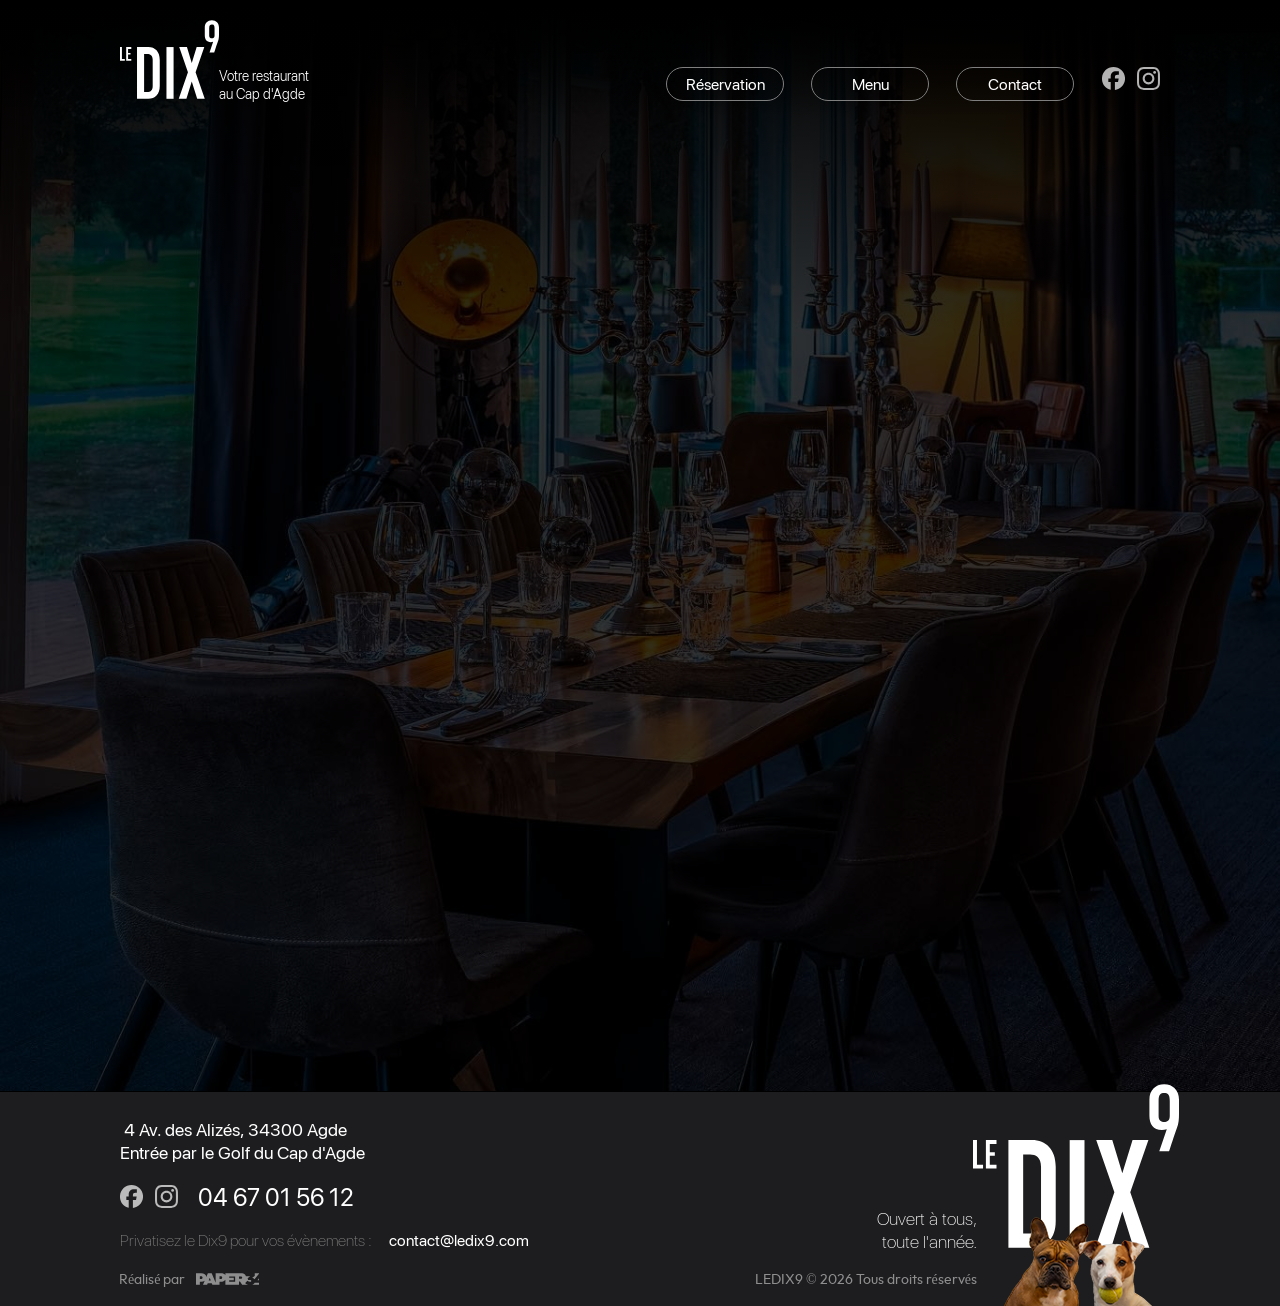
<file: reservation.html>
<!DOCTYPE html>
<html class="nojs html css_verticalspacer" lang="fr-FR">
 <head>

  <meta http-equiv="Content-type" content="text/html;charset=UTF-8"/>
  <meta name="generator" content="2018.1.1.386"/>
  
  <script type="text/javascript">   // Modern mobile redirect — UA + viewport check (fallback after Vercel server-side redirect)
(function() {
  try {
    if (location.pathname.indexOf('/phone/') === 0) return;
    if (location.search.indexOf('desktop') !== -1) return;
    if (document.cookie.indexOf('inbrowserediting=true') !== -1) return;
    var ua = navigator.userAgent || '';
    var byUA = /iPhone|iPod|Android|BlackBerry|webOS|IEMobile|Opera Mini/i.test(ua);
    var byViewport = window.matchMedia && window.matchMedia('(max-width: 768px)').matches;
    if (byUA || byViewport) {
      var target = '/phone/reservation.html' + (location.search || '') + (location.hash || '');
      if (location.replace) location.replace(target); else location.href = target;
    }
  } catch (e) {}
})();

// Update the 'nojs'/'js' class on the html node
document.documentElement.className = document.documentElement.className.replace(/\bnojs\b/g, 'js');

// Check that all required assets are uploaded and up-to-date
if(typeof Muse == "undefined") window.Muse = {}; window.Muse.assets = {"required":["museutils.js", "museconfig.js", "jquery.watch.js", "jquery.musepolyfill.bgsize.js", "require.js", "reservation.css"], "outOfDate":[]};
</script>
  
  <link media="only screen and (max-width: 640px)" rel="alternate" href="https://www.ledix9.com/phone/reservation.html"/>
  <link rel="manifest" href="/site.webmanifest"/>
  <link rel="apple-touch-icon" sizes="180x180" href="/images/apple-touch-icon.png"/>
  <link rel="shortcut icon" href="images/favicon.ico?crc=207764931"/>
  <title>Réserver une table au Dix9 — Restaurant vue golf, Cap d'Agde</title>
  <meta name="description" content="Réservez votre table en 1 minute au Dix9, le restaurant du Golf du Cap d'Agde : terrasse vue golf, meule de parmesan flambée en salle, brunch du dimanche. Ou par téléphone au 04 67 01 56 12."/>
  <meta name="viewport" content="width=device-width, initial-scale=1"/>
  <link rel="canonical" href="https://www.ledix9.com/reservation.html"/>
  <!-- Open Graph -->
  <meta property="og:type" content="website"/>
  <meta property="og:title" content="Réserver une table au Dix9 — Cap d'Agde"/>
  <meta property="og:description" content="Terrasse vue golf, meule de parmesan flambée, brunch du dimanche. Réservez en 1 minute."/>
  <meta property="og:url" content="https://www.ledix9.com/reservation.html"/>
  <meta property="og:image" content="https://www.ledix9.com/images/drone-ledix9.jpg"/>
  <meta property="og:locale" content="fr_FR"/>
  <meta property="og:site_name" content="Le Dix9"/>
  <meta name="twitter:card" content="summary_large_image"/>
  <meta name="twitter:title" content="Réserver une table au Dix9 — Cap d'Agde"/>
  <meta name="twitter:description" content="Terrasse vue golf, meule de parmesan flambée, brunch du dimanche. Réservez en 1 minute."/>
  <meta name="twitter:image" content="https://www.ledix9.com/images/drone-ledix9.jpg"/>
  <link rel="preconnect" href="https://elfsightcdn.com"/>
  <!-- CSS -->
  <link rel="stylesheet" type="text/css" href="css/site_global.css?crc=4061967667"/>
  <link rel="stylesheet" type="text/css" href="css/master_b-gabarit.css?crc=489070613"/>
  <link rel="stylesheet" type="text/css" href="css/reservation.css?crc=3930191201" id="pagesheet"/>
    <!--custom head HTML-->
  <script>
/* Elfsight différé — hors chemin critique LCP */
(function(){var d=false;function l(){if(d)return;d=true;var s=document.createElement('script');s.src='https://elfsightcdn.com/platform.js';s.async=true;document.body.appendChild(s);}
if(document.readyState==='complete'){setTimeout(l,300);}else{window.addEventListener('load',function(){setTimeout(l,800);});}
['scroll','touchstart','mousedown','keydown'].forEach(function(e){window.addEventListener(e,l,{once:true,passive:true});});
})();
</script>
  <!--HTML Widget code-->
   

  		
  <!--/*

*/
-->
 <script type="application/ld+json">
{
  "@context": "https://schema.org",
  "@type": "Restaurant",
  "name": "Le Dix9",
  "image": "https://www.ledix9.com/images/drone-ledix9.jpg",
  "url": "https://www.ledix9.com",
  "telephone": "+33467015612",
  "address": {
    "@type": "PostalAddress",
    "streetAddress": "Golf International du Cap d'Agde, 4 Avenue des Alizés",
    "addressLocality": "Cap d'Agde",
    "postalCode": "34300",
    "addressRegion": "Occitanie",
    "addressCountry": "FR"
  },
  "geo": {
    "@type": "GeoCoordinates",
    "latitude": 43.30094,
    "longitude": 3.50819
  },
  "servesCuisine": ["Française", "Méditerranéenne"],
  "priceRange": "€€-€€€",
  "openingHoursSpecification": [
    {
      "@type": "OpeningHoursSpecification",
      "dayOfWeek": ["Monday","Tuesday","Wednesday","Thursday","Friday","Saturday"],
      "opens": "12:00",
      "closes": "14:00"
    },
    {
      "@type": "OpeningHoursSpecification",
      "dayOfWeek": "Sunday",
      "opens": "11:30",
      "closes": "14:00",
      "description": "Brunch du dimanche"
    },
    {
      "@type": "OpeningHoursSpecification",
      "dayOfWeek": ["Thursday","Friday","Saturday"],
      "opens": "19:30",
      "closes": "21:30"
    }
  ],
  "sameAs": [
    "https://www.facebook.com/ledix9restaurant",
    "https://www.instagram.com/ledix9restaurant/"
  ],
  "acceptsReservations": "True",
  "menu": "https://www.ledix9.com/la-carte---dejeuner.html",
  "hasMenu": [
    {
      "@type": "Menu",
      "name": "Carte Déjeuner",
      "url": "https://www.ledix9.com/la-carte---dejeuner.html"
    },
    {
      "@type": "Menu",
      "name": "Carte Dîner",
      "url": "https://www.ledix9.com/la-carte---diner.html"
    },
    {
      "@type": "Menu",
      "name": "Brunch du Dimanche",
      "url": "https://www.ledix9.com/la-carte---brunch.html"
    }
  ]
}
</script>
<!-- BreadcrumbList schema -->
<script type="application/ld+json">
{
  "@context": "https://schema.org",
  "@type": "BreadcrumbList",
  "itemListElement": [
    {
      "@type": "ListItem",
      "position": 1,
      "name": "Accueil",
      "item": "https://www.ledix9.com/"
    },
    {
      "@type": "ListItem",
      "position": 2,
      "name": "Réservation",
      "item": "https://www.ledix9.com/reservation.html"
    }
  ]
}
</script>
 
  <!-- Scroll Reveal Animations -->
  <style>
    .reveal {
      opacity: 0;
      transform: translateY(28px);
      transition: opacity 0.8s cubic-bezier(0.16, 1, 0.3, 1),
                  transform 0.8s cubic-bezier(0.16, 1, 0.3, 1);
    }
    .reveal.visible { opacity: 1; transform: translateY(0); }
    .reveal-scale {
      opacity: 0; transform: scale(0.95);
      transition: opacity 0.8s cubic-bezier(0.16, 1, 0.3, 1),
                  transform 0.8s cubic-bezier(0.16, 1, 0.3, 1);
    }
    .reveal-scale.visible { opacity: 1; transform: scale(1); }
    .stagger-item {
      opacity: 0; transform: translateY(20px);
      transition: opacity 0.6s cubic-bezier(0.16, 1, 0.3, 1),
                  transform 0.6s cubic-bezier(0.16, 1, 0.3, 1);
    }
    .stagger-item.visible { opacity: 1; transform: translateY(0); }
    @media (prefers-reduced-motion: reduce) {
      .reveal, .reveal-scale, .stagger-item { opacity: 1; transform: none; transition: none; }
    }
  </style>
 </head>
 <body>

  <!--HTML Widget code-->
   
<!------------------------------------------------------------------------------
================================================================================
--------------------------------------------------------------------------------



      _        ____    ____   ________    
     / \      |_   \  /   _| |_   __  |   
    / _ \       |   \/   |     | |_ \_|   
   / ___ \      | |\  /| |     |  _| _    
 _/ /   \ \_   _| |_\/_| |_   _| |__/ |   
|____| |____| |_____||_____| |________| 


This website uses widget(s) from AdobeMuseExpert.com // This widgets are fee
to use and available for download at: http://adobemuseexpert.com/




--------------------------------------------------------------------------------
================================================================================
------------------------------------------------------------------------------->



		
  
  <div class="clearfix" id="page"><!-- group -->
   <div class="clearfix grpelem" id="pu3749"><!-- group -->
    <div class="browser_width grpelem" id="u3749-bw">
     <div class="museBGSize" id="u3749"><!-- simple frame --></div>
    </div>
    <div class="browser_width grpelem" id="u3726-bw">
     <div class="gradient" id="u3726"><!-- simple frame --></div>
    </div>
    <div class="rounded-corners grpelem" id="u3720"><!-- custom html -->
     <!-- Zone d’affichage Elfsight -->
<div class="elfsight-app-d5fceb6c-50da-4996-8c4d-26ec6a90cbd2" data-elfsight-app-lazy></div>
    </div>
    <div class="browser_width grpelem" id="u5645-bw">
     <div id="u5645"><!-- group -->
      <div class="clearfix" id="u5645_align_to_page">
       <a class="nonblock nontext clip_frame grpelem" id="u5648" href="index.html"><!-- svg --><img class="svg" id="u5649" src="images/logo-blanc-ledix9.svg?crc=236652279" width="99" height="79" alt="Logo Le Dix9 — Restaurant au Cap d'Agde" data-mu-svgfallback="images/logo-blanc-ledix9_poster_.png?crc=315783576"/></a>
       <a class="nonblock nontext clearfix grpelem" id="u5652-6" href="index.html"><!-- content --><p>Votre restaurant</p><p>au Cap d'Agde</p></a>
       <a class="nonblock nontext MuseLinkActive Bouton clearfix grpelem" id="u5653-4" href="reservation.html"><!-- content --><p>Réservation</p></a>
       <a class="nonblock nontext Bouton clearfix grpelem" id="u5647-4" href="la-carte---dejeuner.html"><!-- content --><p>Menu</p></a>
       <a class="nonblock nontext Bouton clearfix grpelem" id="u5646-4" href="index.html#contact"><!-- content --><p>Contact</p></a>
       <a class="nonblock nontext grpelem" id="u5651" href="https://www.facebook.com/ledix9restaurant" target="_blank"><!-- simple frame --></a>
       <a class="nonblock nontext grpelem" id="u5650" href="https://www.instagram.com/ledix9restaurant/" target="_blank"><!-- simple frame --></a>
      </div>
     </div>
    </div>
    <div class="grpelem" id="u5698"><!-- custom html -->
     <div class="elfsight-app-4d9b28bf-634b-4cb0-8823-46dfa961b8a8" data-elfsight-app-lazy></div>
    </div>
   </div>
   <div class="verticalspacer" data-offset-top="1091" data-content-above-spacer="1091" data-content-below-spacer="213"></div>
   <div class="browser_width grpelem" id="u5611-bw" class="reveal">
    <div id="u5611"><!-- group -->
     <div class="clearfix" id="u5611_align_to_page">
      <div class="clip_frame grpelem" id="u5614"><!-- svg -->
       <img class="svg" id="u5615" src="images/logo-blanc-ledix9.svg?crc=236652279" width="206" height="164" alt="Logo Le Dix9 — Restaurant au Cap d'Agde" data-mu-svgfallback="images/logo-blanc-ledix9_poster_.png?crc=315783576"/>
      </div>
      <div class="clip_frame grpelem" id="u5616"><!-- image -->
       <img class="block" id="u5616_img" src="images/chiens-ledix9-crop-u5616.png?crc=4086125364" alt="Mascotte du Dix9 — restaurant au Cap d'Agde" width="166" height="94"/>
      </div>
      <div class="clearfix grpelem" id="u5630-6"><!-- content -->
       <p>&nbsp;4 Av. des Alizés, 34300 Agde</p>
       <p>Entrée par le Golf du Cap d'Agde</p>
      </div>
      <div class="clearfix grpelem" id="u5631-4"><!-- content -->
       <p><a class="nonblock" href="tel:+33467015612" style="color:inherit;text-decoration:none">04 67 01 56 12</a></p>
      </div>
      <a class="nonblock nontext grpelem" id="u5632" href="https://www.instagram.com/ledix9restaurant/" target="_blank"><!-- simple frame --></a>
      <a class="nonblock nontext grpelem" id="u5633" href="https://www.facebook.com/ledix9restaurant" target="_blank"><!-- simple frame --></a>
      <div class="clearfix grpelem" id="u5634-6"><!-- content -->
       <p>Ouvert à tous,</p>
       <p>toute l'année.</p>
      </div>
      <div class="clearfix grpelem" id="u5675-4"><!-- content -->
       <p>Privatisez le Dix9 pour vos évènements :</p>
      </div>
      <div class="pointer_cursor clearfix grpelem" id="u5676-5"><!-- content -->
       <a class="block" href="mailto:ledix9restaurant@gmail.com"><!-- Block link tag --></a>
       <p><a class="nonblock" href="mailto:contact@ledix9.com">contact@ledix9.com</a></p>
      </div>
      <a class="nonblock nontext clip_frame grpelem" id="u5681" href="https://paper34.fr"><!-- svg --><img class="svg" id="u5682" src="images/logoblanc-paper34.svg?crc=3970129298" width="64" height="12" alt="Paper34" data-mu-svgfallback="images/logoblanc-paper34_poster_.png?crc=50960925"/></a>
      <div class="clearfix grpelem" id="u5683-4"><!-- content -->
       <p><span class="R-f-r-nce---Ville" id="u5683">Réalisé par</span></p>
      </div>
      <div class="size_fixed grpelem" id="u5684" data-pintopage="page_fixedLeft"><!-- custom html -->
       
							<div class="ame-auto-copytight-year">
								<p class="ame-copyright-text">LEDIX9 &copy; <script type="text/javascript">document.write(new Date().getFullYear());</script> Tous droits réservés</p>
							</div>

						
      </div>
     </div>
    </div>
   </div>
  </div>
  <!-- JS includes -->
  <script type="text/javascript">
   if (document.location.protocol != 'https:') document.write('\x3Cscript src="http://musecdn2.businesscatalyst.com/scripts/4.0/jquery-1.8.3.min.js" type="text/javascript">\x3C/script>');
</script>
  <script type="text/javascript">
   window.jQuery || document.write('\x3Cscript src="scripts/jquery-1.8.3.min.js?crc=209076791" type="text/javascript">\x3C/script>');
</script>
  <!-- Other scripts -->
  <script type="text/javascript">
   // Decide whether to suppress missing file error or not based on preference setting
var suppressMissingFileError = false
</script>
  <script type="text/javascript">
   window.Muse.assets.check=function(c){if(!window.Muse.assets.checked){window.Muse.assets.checked=!0;var b={},d=function(a,b){if(window.getComputedStyle){var c=window.getComputedStyle(a,null);return c&&c.getPropertyValue(b)||c&&c[b]||""}if(document.documentElement.currentStyle)return(c=a.currentStyle)&&c[b]||a.style&&a.style[b]||"";return""},a=function(a){if(a.match(/^rgb/))return a=a.replace(/\s+/g,"").match(/([\d\,]+)/gi)[0].split(","),(parseInt(a[0])<<16)+(parseInt(a[1])<<8)+parseInt(a[2]);if(a.match(/^\#/))return parseInt(a.substr(1),
16);return 0},f=function(f){for(var g=document.getElementsByTagName("link"),j=0;j<g.length;j++)if("text/css"==g[j].type){var l=(g[j].href||"").match(/\/?css\/([\w\-]+\.css)\?crc=(\d+)/);if(!l||!l[1]||!l[2])break;b[l[1]]=l[2]}g=document.createElement("div");g.className="version";g.style.cssText="display:none; width:1px; height:1px;";document.getElementsByTagName("body")[0].appendChild(g);for(j=0;j<Muse.assets.required.length;){var l=Muse.assets.required[j],k=l.match(/([\w\-\.]+)\.(\w+)$/),i=k&&k[1]?
k[1]:null,k=k&&k[2]?k[2]:null;switch(k.toLowerCase()){case "css":i=i.replace(/\W/gi,"_").replace(/^([^a-z])/gi,"_$1");g.className+=" "+i;i=a(d(g,"color"));k=a(d(g,"backgroundColor"));i!=0||k!=0?(Muse.assets.required.splice(j,1),"undefined"!=typeof b[l]&&(i!=b[l]>>>24||k!=(b[l]&16777215))&&Muse.assets.outOfDate.push(l)):j++;g.className="version";break;case "js":j++;break;default:throw Error("Unsupported file type: "+k);}}c?c().jquery!="1.8.3"&&Muse.assets.outOfDate.push("jquery-1.8.3.min.js"):Muse.assets.required.push("jquery-1.8.3.min.js");
g.parentNode.removeChild(g);if(Muse.assets.outOfDate.length||Muse.assets.required.length)g="Certains fichiers sur le serveur sont peut-être manquants ou incorrects. Videz le cache du navigateur et réessayez. Si le problème persiste, contactez le créateur du site.",f&&Muse.assets.outOfDate.length&&(g+="\nOut of date: "+Muse.assets.outOfDate.join(",")),f&&Muse.assets.required.length&&(g+="\nMissing: "+Muse.assets.required.join(",")),suppressMissingFileError?(g+="\nUse SuppressMissingFileError key in AppPrefs.xml to show missing file error pop up.",console.log(g)):alert(g)};location&&location.search&&location.search.match&&location.search.match(/muse_debug/gi)?
setTimeout(function(){f(!0)},5E3):f()}};
var muse_init=function(){require.config({baseUrl:""});require(["jquery","museutils","whatinput","jquery.musepolyfill.bgsize","jquery.watch"],function(c){var $ = c;$(document).ready(function(){try{
window.Muse.assets.check($);/* body */
Muse.Utils.transformMarkupToFixBrowserProblemsPreInit();/* body */
Muse.Utils.prepHyperlinks(true);/* body */
Muse.Utils.resizeHeight('.browser_width');/* resize height */
Muse.Utils.requestAnimationFrame(function() { $('body').addClass('initialized'); });/* mark body as initialized */
Muse.Utils.makeButtonsVisibleAfterSettingMinWidth();/* body */
Muse.Utils.fullPage('#page');/* 100% height page */
Muse.Utils.showWidgetsWhenReady();/* body */
Muse.Utils.transformMarkupToFixBrowserProblems();/* body */
}catch(b){if(b&&"function"==typeof b.notify?b.notify():Muse.Assert.fail("Error calling selector function: "+b),false)throw b;}})})};

</script>
  <!-- RequireJS script -->
  <script src="scripts/require.js?crc=4177726516" type="text/javascript" async data-main="scripts/museconfig.js?crc=128606099" onload="if (requirejs) requirejs.onError = function(requireType, requireModule) { if (requireType && requireType.toString && requireType.toString().indexOf && 0 <= requireType.toString().indexOf('#scripterror')) window.Muse.assets.check(); }" onerror="window.Muse.assets.check();"></script>
  
  <!--HTML Widget code-->
  
            <script>console.log("%cWidget from AdobeMuseExpert.com 😊","font: 2em roboto; color: #00bcd4;");</script>
            

		
   
  <script>
  (function() {
    if (window.matchMedia('(prefers-reduced-motion: reduce)').matches) return;
    var observer = new IntersectionObserver(function(entries) {
      entries.forEach(function(entry) {
        if (entry.isIntersecting) {
          entry.target.classList.add('visible');
          observer.unobserve(entry.target);
        }
      });
    }, { threshold: 0.08, rootMargin: '0px 0px -50px 0px' });
    document.querySelectorAll('.reveal, .reveal-scale').forEach(function(el) { observer.observe(el); });
    var so = new IntersectionObserver(function(entries) {
      entries.forEach(function(entry) {
        if (entry.isIntersecting) {
          var items = entry.target.parentElement.querySelectorAll('.stagger-item');
          items.forEach(function(item, i) { setTimeout(function() { item.classList.add('visible'); }, i * 120); });
          so.unobserve(entry.target);
        }
      });
    }, { threshold: 0.08 });
    document.querySelectorAll('.stagger-item:first-child').forEach(function(el) { so.observe(el); });
  })();
  </script>
   </body>
</html>
</file>
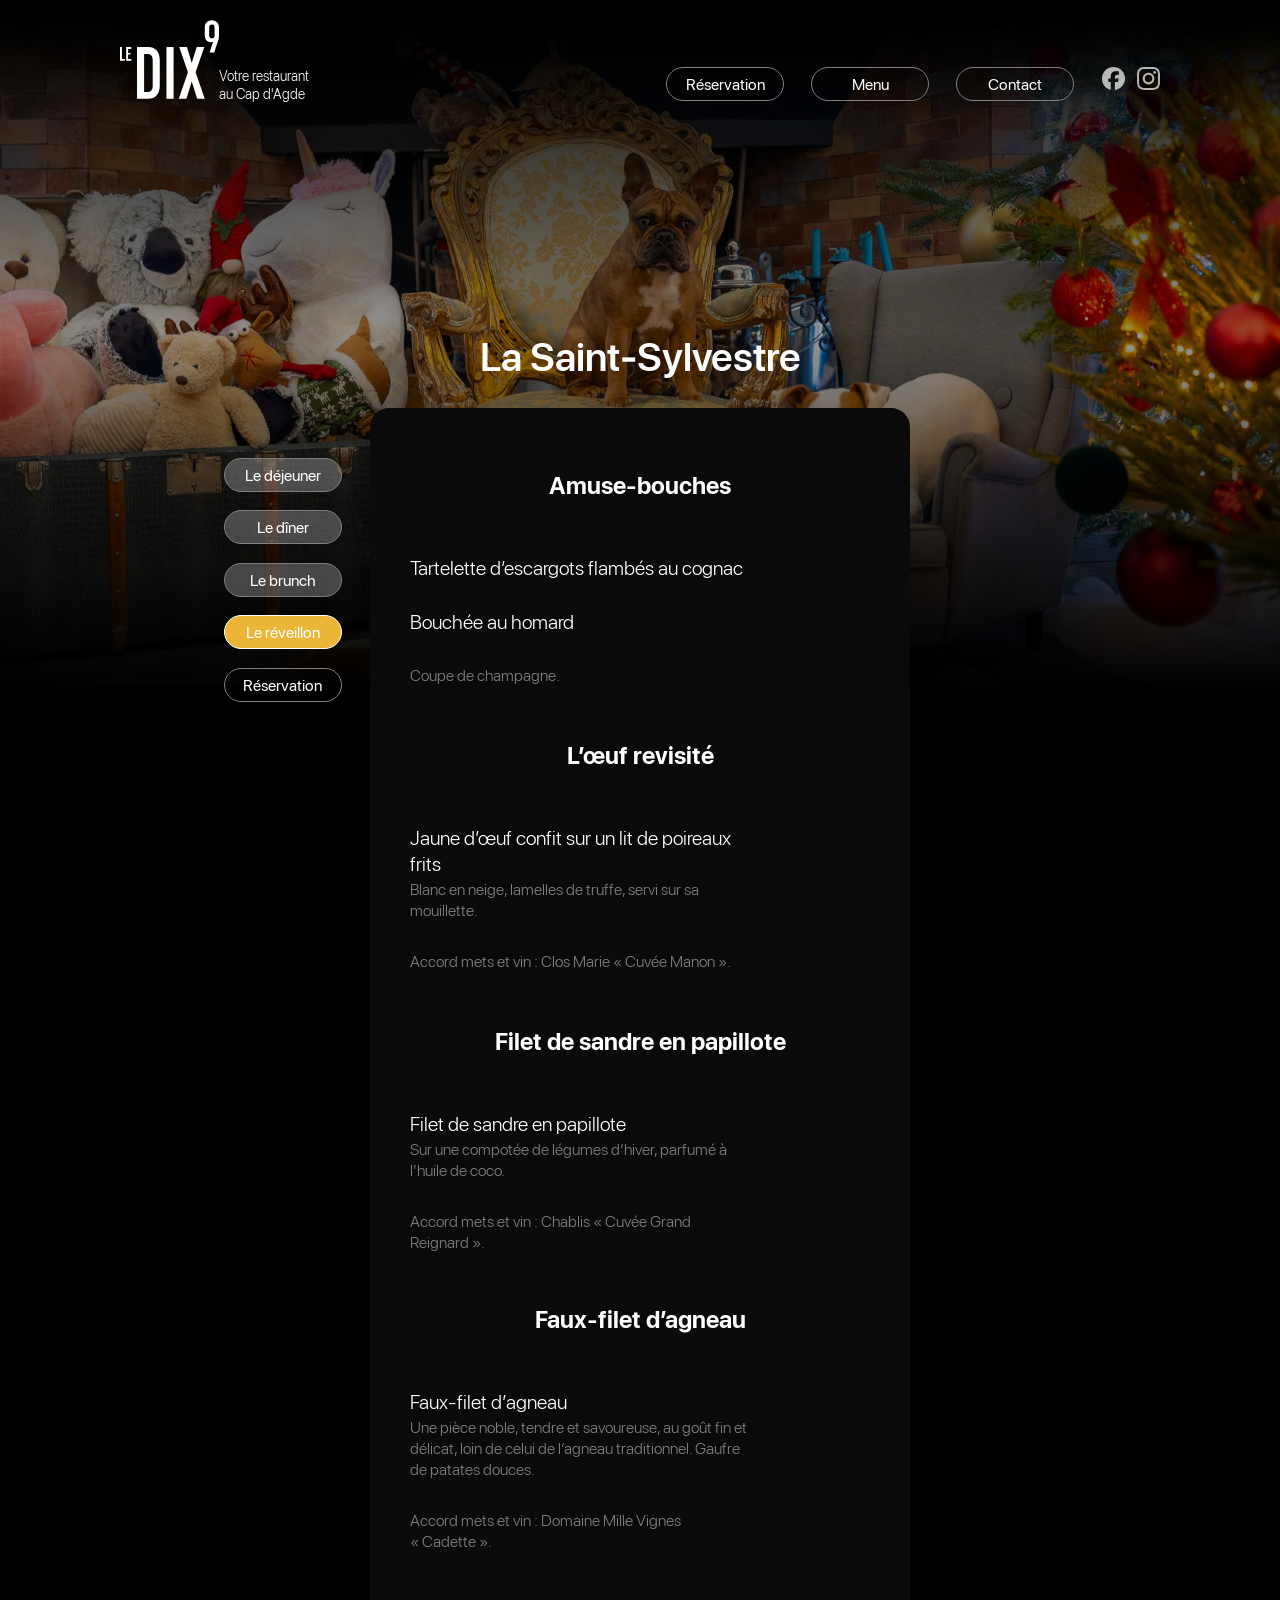
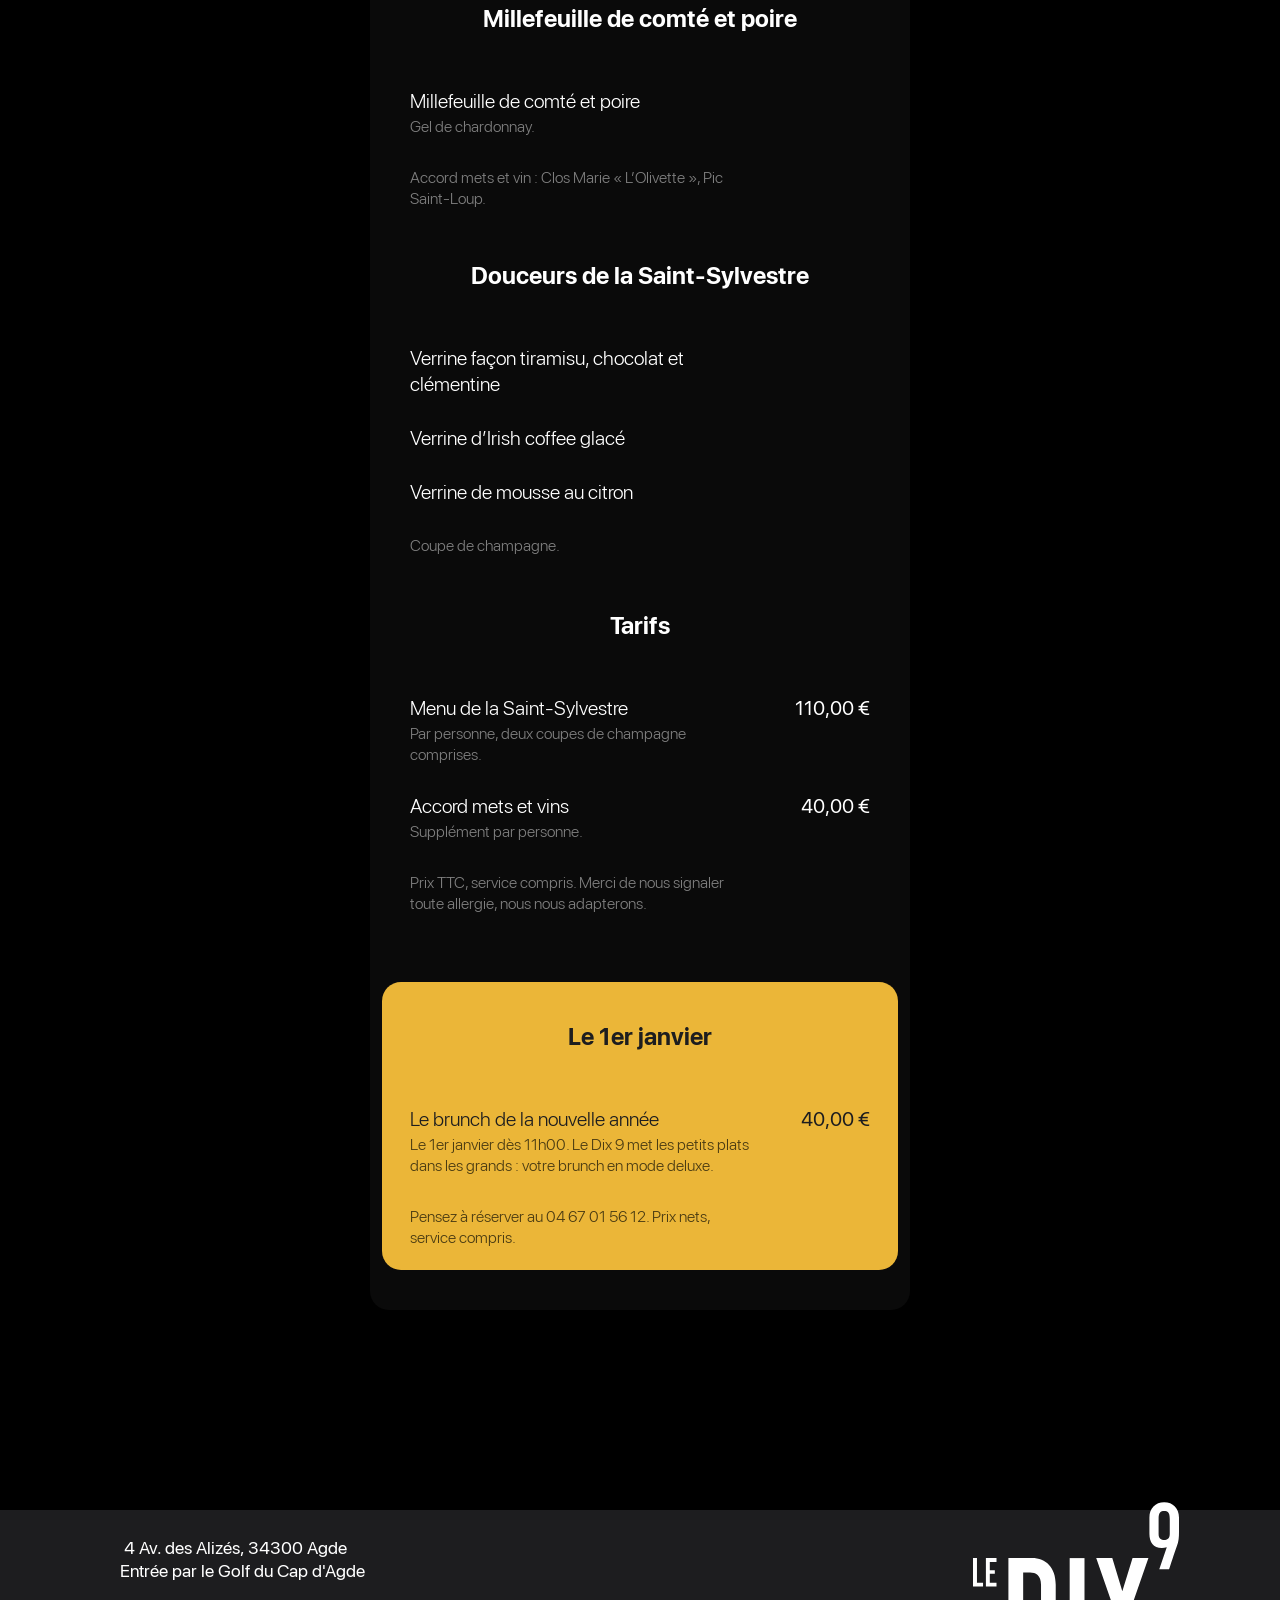
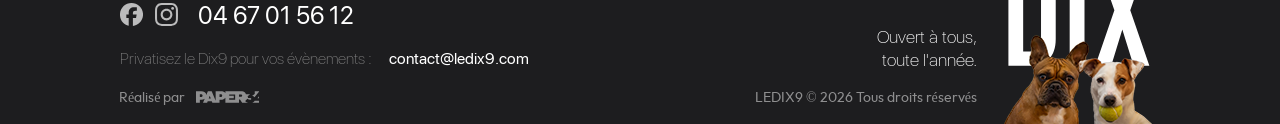
<file: reveillon-saint-sylvestre.html>
<!DOCTYPE html>
<html class="nojs html css_verticalspacer" lang="fr-FR">
 <head>

  <meta http-equiv="Content-type" content="text/html;charset=UTF-8"/>
  <meta name="generator" content="2018.1.1.386"/>
  
  <script type="text/javascript">   // Modern mobile redirect — UA + viewport check (fallback after Vercel server-side redirect)
(function() {
  try {
    if (location.pathname.indexOf('/phone/') === 0) return;
    if (location.search.indexOf('desktop') !== -1) return;
    if (document.cookie.indexOf('inbrowserediting=true') !== -1) return;
    var ua = navigator.userAgent || '';
    var byUA = /iPhone|iPod|Android|BlackBerry|webOS|IEMobile|Opera Mini/i.test(ua);
    var byViewport = window.matchMedia && window.matchMedia('(max-width: 768px)').matches;
    if (byUA || byViewport) {
      var target = '/phone/reveillon-saint-sylvestre.html' + (location.search || '') + (location.hash || '');
      if (location.replace) location.replace(target); else location.href = target;
    }
  } catch (e) {}
})();

// Update the 'nojs'/'js' class on the html node
document.documentElement.className = document.documentElement.className.replace(/\bnojs\b/g, 'js');

// Check that all required assets are uploaded and up-to-date
if(typeof Muse == "undefined") window.Muse = {}; window.Muse.assets = {"required":["museutils.js", "museconfig.js", "jquery.watch.js", "jquery.musepolyfill.bgsize.js", "jquery.scrolleffects.js", "require.js", "la-carte---diner.css"], "outOfDate":[]};
</script>
  
  <link media="only screen and (max-width: 640px)" rel="alternate" href="https://www.ledix9.com/phone/reveillon-saint-sylvestre.html"/>
  <link rel="manifest" href="/site.webmanifest"/>
  <link rel="apple-touch-icon" sizes="180x180" href="/images/apple-touch-icon.png"/>
  <link rel="shortcut icon" href="images/favicon.ico?crc=207764931"/>
  <title>Réveillon de la Saint-Sylvestre à Cap d'Agde : menu du 31 décembre au Dix9</title>
  <meta name="description" content="Menu de la Saint-Sylvestre du Dix9 au Cap d'Agde, jeudi 31 décembre 2026 : six temps, deux coupes de champagne, 110 € par personne. Accord mets et vins 40 €. Brunch le 1er janvier."/>
  <meta name="viewport" content="width=device-width, initial-scale=1"/>
  <link rel="canonical" href="https://www.ledix9.com/reveillon-saint-sylvestre.html"/>
  <!-- Open Graph -->
  <meta property="og:type" content="restaurant.menu"/>
  <meta property="og:title" content="Réveillon de la Saint-Sylvestre au Dix9"/>
  <meta property="og:description" content="Six temps, deux coupes de champagne, 110 € par personne. Accord mets et vins 40 €."/>
  <meta property="og:url" content="https://www.ledix9.com/reveillon-saint-sylvestre.html"/>
  <meta property="og:image" content="https://www.ledix9.com/images/noel-ledix9.jpg"/>
  <meta property="og:locale" content="fr_FR"/>
  <meta property="og:site_name" content="Le Dix9"/>
  <meta name="twitter:card" content="summary_large_image"/>
  <meta name="twitter:title" content="Réveillon de la Saint-Sylvestre au Dix9"/>
  <meta name="twitter:description" content="Six temps, deux coupes de champagne, 110 € par personne. Accord mets et vins 40 €."/>
  <meta name="twitter:image" content="https://www.ledix9.com/images/noel-ledix9.jpg"/>
  <link rel="preconnect" href="https://elfsightcdn.com"/>
  <!-- CSS -->
  <link rel="stylesheet" type="text/css" href="css/site_global.css?crc=4061967667"/>
  <link rel="stylesheet" type="text/css" href="css/master_b-gabarit.css?crc=489070613"/>
  <link rel="stylesheet" type="text/css" href="css/la-carte---diner.css?crc=171929453" id="pagesheet"/>
    <!--custom head HTML-->
  <script>
/* Elfsight différé — hors chemin critique LCP */
(function(){var d=false;function l(){if(d)return;d=true;var s=document.createElement('script');s.src='https://elfsightcdn.com/platform.js';s.async=true;document.body.appendChild(s);}
if(document.readyState==='complete'){setTimeout(l,300);}else{window.addEventListener('load',function(){setTimeout(l,800);});}
['scroll','touchstart','mousedown','keydown'].forEach(function(e){window.addEventListener(e,l,{once:true,passive:true});});
})();
</script>
  <!--HTML Widget code-->
  
<style>

/* Created by Joseph Angelo Todaro of MuseResources.com. Reuse of this code is traceable and strictly prohibited. */

.u2932float{
    animation: u2932floatHorizontalFrames ease-in-out 2s;
  animation-iteration-count: infinite;
  transform-origin: 50% 50%;
    -webkit-animation: u2932floatHorizontalFrames ease-in-out 2s;
  -webkit-animation-iteration-count: infinite;
  -webkit-transform-origin: 50% 50%;
    -moz-animation: u2932floatHorizontalFrames ease-in-out 2s;
  -moz-animation-iteration-count: infinite;
  -moz-transform-origin: 50% 50%;
    -o-animation: u2932floatHorizontalFrames ease-in-out 2s;
  -o-animation-iteration-count: infinite;
  -o-transform-origin: 50% 50%;
    -ms-animation: u2932floatHorizontalFrames ease-in-out 2s;
  -ms-animation-iteration-count: infinite;
  -ms-transform-origin: 50% 50%;
}

@keyframes u2932floatVerticalFrames{
  0% {
    transform:  translate(0px,0px)  ;
  }
  50% {
    transform:  translate(0px,-10px)  ;
  }
  100% {
    transform:  translate(0px,0px)  ;
  }
}

@-moz-keyframes u2932floatVerticalFrames{
  0% {
    -moz-transform:  translate(0px,0px)  ;
  }
  50% {
    -moz-transform:  translate(0px,-10px)  ;
  }
  100% {
    -moz-transform:  translate(0px,0px)  ;
  }
}

@-webkit-keyframes u2932floatVerticalFrames {
  0% {
    -webkit-transform:  translate(0px,0px)  ;
  }
  50% {
    -webkit-transform:  translate(0px,-10px)  ;
  }
  100% {
    -webkit-transform:  translate(0px,0px)  ;
  }
}

@-o-keyframes u2932floatVerticalFrames {
  0% {
    -o-transform:  translate(0px,0px)  ;
  }
  50% {
    -o-transform:  translate(0px,-10px)  ;
  }
  100% {
    -o-transform:  translate(0px,0px)  ;
  }
}

@-ms-keyframes u2932floatVerticalFrames {
  0% {
    -ms-transform:  translate(0px,0px)  ;
  }
  50% {
    -ms-transform:  translate(0px,-10px)  ;
  }
  100% {
    -ms-transform:  translate(0px,0px)  ;
  }
}




@keyframes u2932floatHorizontalFrames{
  0% {
    transform:  translate(0px,0px)  ;
  }
  50% {
    transform:  translate(-10px,0px)  ;
  }
  100% {
    transform:  translate(0px,0px)  ;
  }
}

@-moz-keyframes u2932floatHorizontalFrames{
  0% {
    -moz-transform:  translate(0px,0px)  ;
  }
  50% {
    -moz-transform:  translate(-10px, 0px)  ;
  }
  100% {
    -moz-transform:  translate(0px,0px)  ;
  }
}

@-webkit-keyframes u2932floatHorizontalFrames {
  0% {
    -webkit-transform:  translate(0px,0px)  ;
  }
  50% {
    -webkit-transform:  translate(-10px,0px)  ;
  }
  100% {
    -webkit-transform:  translate(0px,0px)  ;
  }
}

@-o-keyframes u2932floatHorizontalFrames {
  0% {
    -o-transform:  translate(0px,0px)  ;
  }
  50% {
    -o-transform:  translate(-10px,0px)  ;
  }
  100% {
    -o-transform:  translate(0px,0px)  ;
  }
}

@-ms-keyframes u2932floatHorizontalFrames {
  0% {
    -ms-transform:  translate(0px,0px)  ;
  }
  50% {
    -ms-transform:  translate(-10px,0px)  ;
  }
  100% {
    -ms-transform:  translate(0px,0px)  ;
  }
}

/* Created by Joseph Angelo Todaro of MuseResources.com. Reuse of this code is traceable and strictly prohibited. */

    /* Onglet épinglé Réveillon (même style que les boutons Muse) */
    .d9-tab{position:fixed;top:615px;left:50%;margin-left:-416px;z-index:105;width:116px;min-height:32px;line-height:32px;border:1px solid #EBB638;background-color:#EBB638;text-align:center;font-size:16px;color:#FFFFFF;font-family:'__SF Pro Display_5',-apple-system,Helvetica,Arial,sans-serif;font-weight:400;text-decoration:none;}
    .d9-tab:hover{background-color:#d9a52e;border-color:#d9a52e;}
    .d9-tab p,.d9-tab:visited p{color:#FFFFFF;}
    .d9-tab.on{border-color:#FFFFFF;}
    #u3054-4{top:668px !important;}
    #u3107{background-image:linear-gradient(rgba(0,0,0,.4),rgba(0,0,0,.4)),url("images/noel-ledix9.jpg") !important;background-position:center center !important;}
    /* Bloc doré du 1er janvier */
    .d9-spacer-gold{height:54px !important;}
    .d9-sec.d9-gold{background:#EBB638;border-radius:19px;box-sizing:content-box;padding:28px 28px 8px;margin:0 -28px 40px -28px;}
    .d9-gold .d9-title, .d9-gold .d9-title p, .d9-gold .d9-name .n, .d9-gold .d9-price, .d9-gold .d9-price p{color:#1D1D1F !important;}
    .d9-gold .d9-name .d{color:#4A3B12 !important;}
    .d9-gold-end{height:28px;}
</style>
 

  		
  <!--/*

*/
-->
 <script type="application/ld+json">
{
  "@context": "https://schema.org",
  "@type": "Restaurant",
  "name": "Le Dix9",
  "image": "https://www.ledix9.com/images/noel-ledix9.jpg",
  "url": "https://www.ledix9.com",
  "telephone": "+33467015612",
  "address": {
    "@type": "PostalAddress",
    "streetAddress": "Golf International du Cap d'Agde, 4 Avenue des Alizés",
    "addressLocality": "Cap d'Agde",
    "postalCode": "34300",
    "addressRegion": "Occitanie",
    "addressCountry": "FR"
  },
  "geo": {
    "@type": "GeoCoordinates",
    "latitude": 43.30094,
    "longitude": 3.50819
  },
  "servesCuisine": ["Française", "Méditerranéenne"],
  "priceRange": "€€-€€€",
  "openingHoursSpecification": [
    {
      "@type": "OpeningHoursSpecification",
      "dayOfWeek": ["Monday","Tuesday","Wednesday","Thursday","Friday","Saturday"],
      "opens": "12:00",
      "closes": "14:00"
    },
    {
      "@type": "OpeningHoursSpecification",
      "dayOfWeek": "Sunday",
      "opens": "11:30",
      "closes": "14:00",
      "description": "Brunch du dimanche"
    },
    {
      "@type": "OpeningHoursSpecification",
      "dayOfWeek": ["Thursday","Friday","Saturday"],
      "opens": "19:30",
      "closes": "21:30"
    }
  ],
  "sameAs": [
    "https://www.facebook.com/ledix9restaurant",
    "https://www.instagram.com/ledix9restaurant/"
  ],
  "acceptsReservations": "True",
  "menu": "https://www.ledix9.com/la-carte---dejeuner.html",
  "hasMenu": [
    {
      "@type": "Menu",
      "name": "Carte Déjeuner",
      "url": "https://www.ledix9.com/la-carte---dejeuner.html"
    },
    {
      "@type": "Menu",
      "name": "Carte Dîner",
      "url": "https://www.ledix9.com/reveillon-saint-sylvestre.html"
    },
    {
      "@type": "Menu",
      "name": "Brunch du Dimanche",
      "url": "https://www.ledix9.com/la-carte---brunch.html"
    }
  ]
}
</script>
<!-- BreadcrumbList schema -->
<!-- Scroll Reveal Animations -->
  <style>
    .reveal {
      opacity: 0;
      transform: translateY(28px);
      transition: opacity 0.8s cubic-bezier(0.16, 1, 0.3, 1),
                  transform 0.8s cubic-bezier(0.16, 1, 0.3, 1);
    }
    .reveal.visible { opacity: 1; transform: translateY(0); }
    .reveal-scale {
      opacity: 0; transform: scale(0.95);
      transition: opacity 0.8s cubic-bezier(0.16, 1, 0.3, 1),
                  transform 0.8s cubic-bezier(0.16, 1, 0.3, 1);
    }
    .reveal-scale.visible { opacity: 1; transform: scale(1); }
    .stagger-item {
      opacity: 0; transform: translateY(20px);
      transition: opacity 0.6s cubic-bezier(0.16, 1, 0.3, 1),
                  transform 0.6s cubic-bezier(0.16, 1, 0.3, 1);
    }
    .stagger-item.visible { opacity: 1; transform: translateY(0); }
    @media (prefers-reduced-motion: reduce) {
      .reveal, .reveal-scale, .stagger-item { opacity: 1; transform: none; transition: none; }
    }

    /* === Carte dîner mars 2026 — helper classes répliquant le style Muse === */
    #u3142 { padding-top: 51px !important; }
    #u3139 { display: none !important; }
    .d9-sec { width: 460px; position: relative; }
    .d9-title {
      width: 460px; min-height: 62px; padding: 10px 0;
      line-height: 31px; text-align: center; font-size: 24px; color: #FFFFFF;
      font-family: '__SF Pro Display_5'; font-weight: 700; position: relative;
    }
    .d9-row { width: 0.01px; position: relative; }
    .d9-name {
      width: 348px; min-height: 0; padding: 14px 0;
      color: #FFFFFF; font-family: '__SF Pro Display_5'; font-weight: 300;
      position: relative; margin-right: -10000px;
    }
    .d9-name .n { font-size: 20px; line-height: 26px; color: #FFFFFF; }
    .d9-name .d { font-size: 16px; line-height: 21px; color: #7F7F7F; margin-top: 2px; }
    .d9-price {
      width: 112px; min-height: 0; padding: 14px 0;
      line-height: 26px; text-align: right; font-size: 20px; color: #FFFFFF;
      font-family: '__SF Pro Display_5'; font-weight: 400;
      position: relative; margin-right: -10000px; left: 348px;
    }
    .d9-spacer { width: 460px; height: 26px; position: relative; }
  </style>
 <script type="application/ld+json">
{
  "@context": "https://schema.org",
  "@graph": [
    {
      "@type": "Event",
      "@id": "https://www.ledix9.com/reveillon-saint-sylvestre.html#saint-sylvestre-2026",
      "name": "Réveillon de la Saint-Sylvestre au Dix9",
      "description": "Menu de la Saint-Sylvestre en six temps au Dix9, restaurant du Golf International du Cap d'Agde. Deux coupes de champagne comprises. Accord mets et vins en option.",
      "startDate": "2026-12-31",
      "endDate": "2027-01-01",
      "eventStatus": "https://schema.org/EventScheduled",
      "eventAttendanceMode": "https://schema.org/OfflineEventAttendanceMode",
      "image": "https://www.ledix9.com/images/noel-ledix9.jpg",
      "location": {
        "@type": "Restaurant",
        "@id": "https://www.ledix9.com/#restaurant",
        "name": "Le Dix9",
        "telephone": "+33467015612",
        "address": {
          "@type": "PostalAddress",
          "streetAddress": "4 Avenue des Alizés",
          "addressLocality": "Agde",
          "postalCode": "34300",
          "addressRegion": "Occitanie",
          "addressCountry": "FR"
        }
      },
      "organizer": {
        "@type": "Restaurant",
        "@id": "https://www.ledix9.com/#restaurant",
        "name": "Le Dix9",
        "url": "https://www.ledix9.com/"
      },
      "offers": [
        {
          "@type": "Offer",
          "name": "Menu de la Saint-Sylvestre (deux coupes de champagne comprises)",
          "price": "110.00",
          "priceCurrency": "EUR",
          "availability": "https://schema.org/InStock",
          "validThrough": "2026-12-31",
          "url": "https://www.ledix9.com/reservation.html"
        },
        {
          "@type": "Offer",
          "name": "Accord mets et vins (supplément par personne)",
          "price": "40.00",
          "priceCurrency": "EUR",
          "availability": "https://schema.org/InStock",
          "validThrough": "2026-12-31",
          "url": "https://www.ledix9.com/reservation.html"
        }
      ]
    },
    {
      "@type": "Event",
      "name": "Brunch de la nouvelle année au Dix9",
      "description": "Le 1er janvier, brunch deluxe au Dix9, restaurant du Golf International du Cap d'Agde.",
      "startDate": "2027-01-01T11:00:00+01:00",
      "eventStatus": "https://schema.org/EventScheduled",
      "eventAttendanceMode": "https://schema.org/OfflineEventAttendanceMode",
      "image": "https://www.ledix9.com/images/noel-ledix9.jpg",
      "location": {
        "@type": "Restaurant",
        "@id": "https://www.ledix9.com/#restaurant",
        "name": "Le Dix9",
        "address": {
          "@type": "PostalAddress",
          "streetAddress": "4 Avenue des Alizés",
          "addressLocality": "Agde",
          "postalCode": "34300",
          "addressCountry": "FR"
        }
      },
      "offers": {
        "@type": "Offer",
        "price": "40.00",
        "priceCurrency": "EUR",
        "availability": "https://schema.org/InStock",
        "url": "https://www.ledix9.com/reservation.html"
      }
    },
    {
      "@type": "Menu",
      "name": "Menu de la Saint-Sylvestre 2026, Le Dix9",
      "inLanguage": "fr-FR",
      "url": "https://www.ledix9.com/reveillon-saint-sylvestre.html",
      "offers": {
        "@type": "Offer",
        "price": "110.00",
        "priceCurrency": "EUR"
      },
      "hasMenuSection": [
        {
          "@type": "MenuSection",
          "name": "Amuse-bouches",
          "hasMenuItem": [
            {
              "@type": "MenuItem",
              "name": "Tartelette d'escargots flambés au cognac"
            },
            {
              "@type": "MenuItem",
              "name": "Bouchée au homard"
            },
            {
              "@type": "MenuItem",
              "name": "Coupe de champagne"
            }
          ]
        },
        {
          "@type": "MenuSection",
          "name": "L'œuf revisité",
          "hasMenuItem": [
            {
              "@type": "MenuItem",
              "name": "Jaune d'œuf confit sur un lit de poireaux frits",
              "description": "Blanc en neige, lamelles de truffe, servi sur sa mouillette. Accord : Clos Marie « Cuvée Manon »."
            }
          ]
        },
        {
          "@type": "MenuSection",
          "name": "Filet de sandre en papillote",
          "hasMenuItem": [
            {
              "@type": "MenuItem",
              "name": "Filet de sandre en papillote",
              "description": "Sur une compotée de légumes d'hiver, parfumé à l'huile de coco. Accord : Chablis « Cuvée Grand Reignard »."
            }
          ]
        },
        {
          "@type": "MenuSection",
          "name": "Faux-filet d'agneau",
          "hasMenuItem": [
            {
              "@type": "MenuItem",
              "name": "Faux-filet d'agneau",
              "description": "Gaufre de patates douces. Accord : Domaine Mille Vignes « Cadette »."
            }
          ]
        },
        {
          "@type": "MenuSection",
          "name": "Millefeuille de comté et poire",
          "hasMenuItem": [
            {
              "@type": "MenuItem",
              "name": "Millefeuille de comté et poire",
              "description": "Gel de chardonnay. Accord : Clos Marie « L'Olivette », Pic Saint-Loup."
            }
          ]
        },
        {
          "@type": "MenuSection",
          "name": "Douceurs de la Saint-Sylvestre",
          "hasMenuItem": [
            {
              "@type": "MenuItem",
              "name": "Verrine façon tiramisu, chocolat et clémentine"
            },
            {
              "@type": "MenuItem",
              "name": "Verrine d'Irish coffee glacé"
            },
            {
              "@type": "MenuItem",
              "name": "Verrine de mousse au citron"
            },
            {
              "@type": "MenuItem",
              "name": "Coupe de champagne"
            }
          ]
        }
      ]
    },
    {
      "@type": "BreadcrumbList",
      "itemListElement": [
        {
          "@type": "ListItem",
          "position": 1,
          "name": "Accueil",
          "item": "https://www.ledix9.com/"
        },
        {
          "@type": "ListItem",
          "position": 2,
          "name": "Réveillon de la Saint-Sylvestre",
          "item": "https://www.ledix9.com/reveillon-saint-sylvestre.html"
        }
      ]
    }
  ]
}
</script>
</head>
 <body>

  <!--HTML Widget code-->
   
<!------------------------------------------------------------------------------
================================================================================
--------------------------------------------------------------------------------



      _        ____    ____   ________    
     / \      |_   \  /   _| |_   __  |   
    / _ \       |   \/   |     | |_ \_|   
   / ___ \      | |\  /| |     |  _| _    
 _/ /   \ \_   _| |_\/_| |_   _| |__/ |   
|____| |____| |_____||_____| |________| 


This website uses widget(s) from AdobeMuseExpert.com // This widgets are fee
to use and available for download at: http://adobemuseexpert.com/




--------------------------------------------------------------------------------
================================================================================
------------------------------------------------------------------------------->



		
  
  <div class="clearfix" id="page"><!-- group -->
   <div class="clearfix grpelem" id="ppu3107"><!-- column -->
    <div class="clearfix colelem" id="pu3107"><!-- group -->
     <div class="browser_width grpelem" id="u3107-bw">
      <div class="museBGSize" id="u3107"><!-- simple frame --></div>
     </div>
     <div class="browser_width grpelem" id="u3108-bw">
      <div class="gradient" id="u3108"><!-- group -->
       <div class="clearfix" id="u3108_align_to_page">
        <div class="size_fixed grpelem" id="u2932"><!-- custom html -->
         
            
        </div>
       </div>
      </div>
     </div>
     <div class="browser_width grpelem" id="u3055-bw">
      <div class="gradient" id="u3055"><!-- group -->
       <div class="clearfix" id="u3055_align_to_page">
        <div class="clearfix grpelem" id="u3140-5"><!-- content -->
         <h1 id="u3140-2" style="margin:0;">La Saint&#8209;Sylvestre</h1>
         <p id="u3140-3">&nbsp;</p>
        </div>
       </div>
      </div>
     </div>
     <div class="rounded-corners clearfix grpelem" id="u3142"><!-- column -->
      <div class="colelem" id="u3139"><!-- content --></div>
      <div class="clearfix colelem d9-sec">
       <div class="clearfix colelem d9-title"><p>Amuse-bouches</p></div>
       <div class="clearfix colelem d9-row">
        <div class="clearfix grpelem d9-name"><p class="n">Tartelette d’escargots flambés au cognac</p></div>
        <div class="clearfix grpelem d9-price"><p>&nbsp;</p></div>
       </div>
       <div class="clearfix colelem d9-row">
        <div class="clearfix grpelem d9-name"><p class="n">Bouchée au homard</p></div>
        <div class="clearfix grpelem d9-price"><p>&nbsp;</p></div>
       </div>
       <div class="clearfix colelem d9-row">
        <div class="clearfix grpelem d9-name"><p class="d">Coupe de champagne.</p></div>
        <div class="clearfix grpelem d9-price"><p>&nbsp;</p></div>
       </div>
      </div>
      <div class="clearfix colelem d9-spacer"></div>
      <div class="clearfix colelem d9-sec">
       <div class="clearfix colelem d9-title"><p>L’œuf revisité</p></div>
       <div class="clearfix colelem d9-row">
        <div class="clearfix grpelem d9-name"><p class="n">Jaune d’œuf confit sur un lit de poireaux frits</p><p class="d">Blanc en neige, lamelles de truffe, servi sur sa mouillette.</p></div>
        <div class="clearfix grpelem d9-price"><p>&nbsp;</p></div>
       </div>
       <div class="clearfix colelem d9-row">
        <div class="clearfix grpelem d9-name"><p class="d">Accord mets et vin : Clos Marie « Cuvée Manon ».</p></div>
        <div class="clearfix grpelem d9-price"><p>&nbsp;</p></div>
       </div>
      </div>
      <div class="clearfix colelem d9-spacer"></div>
      <div class="clearfix colelem d9-sec">
       <div class="clearfix colelem d9-title"><p>Filet de sandre en papillote</p></div>
       <div class="clearfix colelem d9-row">
        <div class="clearfix grpelem d9-name"><p class="n">Filet de sandre en papillote</p><p class="d">Sur une compotée de légumes d’hiver, parfumé à l’huile de coco.</p></div>
        <div class="clearfix grpelem d9-price"><p>&nbsp;</p></div>
       </div>
       <div class="clearfix colelem d9-row">
        <div class="clearfix grpelem d9-name"><p class="d">Accord mets et vin : Chablis « Cuvée Grand Reignard ».</p></div>
        <div class="clearfix grpelem d9-price"><p>&nbsp;</p></div>
       </div>
      </div>
      <div class="clearfix colelem d9-spacer"></div>
      <div class="clearfix colelem d9-sec">
       <div class="clearfix colelem d9-title"><p>Faux-filet d’agneau</p></div>
       <div class="clearfix colelem d9-row">
        <div class="clearfix grpelem d9-name"><p class="n">Faux-filet d’agneau</p><p class="d">Une pièce noble, tendre et savoureuse, au goût fin et délicat, loin de celui de l’agneau traditionnel. Gaufre de patates douces.</p></div>
        <div class="clearfix grpelem d9-price"><p>&nbsp;</p></div>
       </div>
       <div class="clearfix colelem d9-row">
        <div class="clearfix grpelem d9-name"><p class="d">Accord mets et vin : Domaine Mille Vignes « Cadette ».</p></div>
        <div class="clearfix grpelem d9-price"><p>&nbsp;</p></div>
       </div>
      </div>
      <div class="clearfix colelem d9-spacer"></div>
      <div class="clearfix colelem d9-sec">
       <div class="clearfix colelem d9-title"><p>Millefeuille de comté et poire</p></div>
       <div class="clearfix colelem d9-row">
        <div class="clearfix grpelem d9-name"><p class="n">Millefeuille de comté et poire</p><p class="d">Gel de chardonnay.</p></div>
        <div class="clearfix grpelem d9-price"><p>&nbsp;</p></div>
       </div>
       <div class="clearfix colelem d9-row">
        <div class="clearfix grpelem d9-name"><p class="d">Accord mets et vin : Clos Marie « L’Olivette », Pic Saint-Loup.</p></div>
        <div class="clearfix grpelem d9-price"><p>&nbsp;</p></div>
       </div>
      </div>
      <div class="clearfix colelem d9-spacer"></div>
      <div class="clearfix colelem d9-sec">
       <div class="clearfix colelem d9-title"><p>Douceurs de la Saint-Sylvestre</p></div>
       <div class="clearfix colelem d9-row">
        <div class="clearfix grpelem d9-name"><p class="n">Verrine façon tiramisu, chocolat et clémentine</p></div>
        <div class="clearfix grpelem d9-price"><p>&nbsp;</p></div>
       </div>
       <div class="clearfix colelem d9-row">
        <div class="clearfix grpelem d9-name"><p class="n">Verrine d’Irish coffee glacé</p></div>
        <div class="clearfix grpelem d9-price"><p>&nbsp;</p></div>
       </div>
       <div class="clearfix colelem d9-row">
        <div class="clearfix grpelem d9-name"><p class="n">Verrine de mousse au citron</p></div>
        <div class="clearfix grpelem d9-price"><p>&nbsp;</p></div>
       </div>
       <div class="clearfix colelem d9-row">
        <div class="clearfix grpelem d9-name"><p class="d">Coupe de champagne.</p></div>
        <div class="clearfix grpelem d9-price"><p>&nbsp;</p></div>
       </div>
      </div>
      <div class="clearfix colelem d9-spacer"></div>
      <div class="clearfix colelem d9-sec">
       <div class="clearfix colelem d9-title"><p>Tarifs</p></div>
       <div class="clearfix colelem d9-row">
        <div class="clearfix grpelem d9-name"><p class="n">Menu de la Saint-Sylvestre</p><p class="d">Par personne, deux coupes de champagne comprises.</p></div>
        <div class="clearfix grpelem d9-price"><p>110,00 €</p></div>
       </div>
       <div class="clearfix colelem d9-row">
        <div class="clearfix grpelem d9-name"><p class="n">Accord mets et vins</p><p class="d">Supplément par personne.</p></div>
        <div class="clearfix grpelem d9-price"><p>40,00 €</p></div>
       </div>
       <div class="clearfix colelem d9-row">
        <div class="clearfix grpelem d9-name"><p class="d">Prix TTC, service compris. Merci de nous signaler toute allergie, nous nous adapterons.</p></div>
        <div class="clearfix grpelem d9-price"><p>&nbsp;</p></div>
       </div>
      </div>
      <div class="clearfix colelem d9-spacer d9-spacer-gold"></div>
      <div class="clearfix colelem d9-sec d9-gold">
       <div class="clearfix colelem d9-title"><p>Le 1er janvier</p></div>
       <div class="clearfix colelem d9-row">
        <div class="clearfix grpelem d9-name"><p class="n">Le brunch de la nouvelle année</p><p class="d">Le 1er janvier dès 11h00. Le Dix 9 met les petits plats dans les grands : votre brunch en mode deluxe.</p></div>
        <div class="clearfix grpelem d9-price"><p>40,00 €</p></div>
       </div>
       <div class="clearfix colelem d9-row">
        <div class="clearfix grpelem d9-name"><p class="d">Pensez à réserver au 04 67 01 56 12. Prix nets, service compris.</p></div>
        <div class="clearfix grpelem d9-price"><p>&nbsp;</p></div>
       </div>
      </div>
     </div>
     <div class="browser_width grpelem" id="u5645-bw">
      <div id="u5645"><!-- group -->
       <div class="clearfix" id="u5645_align_to_page">
        <a class="nonblock nontext clip_frame grpelem" id="u5648" href="index.html"><!-- svg --><img class="svg" id="u5649" src="images/logo-blanc-ledix9.svg?crc=236652279" width="99" height="79" alt="Logo Le Dix9 — Restaurant au Cap d'Agde" data-mu-svgfallback="images/logo-blanc-ledix9_poster_.png?crc=315783576"/></a>
        <a class="nonblock nontext clearfix grpelem" id="u5652-6" href="index.html"><!-- content --><p>Votre restaurant</p><p>au Cap d'Agde</p></a>
        <a class="nonblock nontext Bouton clearfix grpelem" id="u5653-4" href="reservation.html"><!-- content --><p>Réservation</p></a>
        <a class="nonblock nontext Bouton clearfix grpelem" id="u5647-4" href="la-carte---dejeuner.html"><!-- content --><p>Menu</p></a>
        <a class="nonblock nontext Bouton clearfix grpelem" id="u5646-4" href="index.html#contact"><!-- content --><p>Contact</p></a>
        <a class="nonblock nontext grpelem" id="u5651" href="https://www.facebook.com/ledix9restaurant" target="_blank"><!-- simple frame --></a>
        <a class="nonblock nontext grpelem" id="u5650" href="https://www.instagram.com/ledix9restaurant/" target="_blank"><!-- simple frame --></a>
       </div>
      </div>
     </div>
     <div class="grpelem" id="u5698"><!-- custom html -->
      <div class="elfsight-app-4d9b28bf-634b-4cb0-8823-46dfa961b8a8" data-elfsight-app-lazy></div>
     </div>
    </div>
    <div class="colelem" id="u3067"><!-- simple frame --></div>
   </div>
   <div class="clearfix grpelem" id="pu3124-4"><!-- group -->
    <a class="nonblock nontext rounded-corners Bouton rgba-background clearfix" id="u3124-4" href="la-carte---dejeuner.html"><!-- content --><p>Le déjeuner</p></a>
    <a class="nonblock nontext Bouton rgba-background clearfix" id="u3065-4" href="la-carte---diner.html"><!-- content --><p>Le dîner</p></a>
    <a class="nonblock nontext Bouton rgba-background clearfix" id="u3160-4" href="la-carte---brunch.html"><!-- content --><p>Le brunch</p></a>
    <a class="nonblock nontext Bouton rgba-background clearfix d9-tab on" href="reveillon-saint-sylvestre.html"><p>Le réveillon</p></a>
    <a class="nonblock nontext Bouton rgba-background clearfix" id="u3054-4" href="reservation.html"><!-- content --><p>Réservation</p></a>
   </div>
   <div class="verticalspacer" data-offset-top="2905" data-content-above-spacer="2905" data-content-below-spacer="213"></div>
   <div class="browser_width grpelem" id="u5611-bw" class="reveal">
    <div id="u5611"><!-- group -->
     <div class="clearfix" id="u5611_align_to_page">
      <div class="clip_frame grpelem" id="u5614"><!-- svg -->
       <img class="svg" id="u5615" src="images/logo-blanc-ledix9.svg?crc=236652279" width="206" height="164" alt="Logo Le Dix9 — Restaurant au Cap d'Agde" data-mu-svgfallback="images/logo-blanc-ledix9_poster_.png?crc=315783576"/>
      </div>
      <div class="clip_frame grpelem" id="u5616"><!-- image -->
       <img class="block" id="u5616_img" src="images/chiens-ledix9-crop-u5616.png?crc=4086125364" alt="Mascotte du Dix9 — restaurant au Cap d'Agde" width="166" height="94"/>
      </div>
      <div class="clearfix grpelem" id="u5630-6"><!-- content -->
       <p>&nbsp;4 Av. des Alizés, 34300 Agde</p>
       <p>Entrée par le Golf du Cap d'Agde</p>
      </div>
      <div class="clearfix grpelem" id="u5631-4"><!-- content -->
       <p><a class="nonblock" href="tel:+33467015612" style="color:inherit;text-decoration:none">04 67 01 56 12</a></p>
      </div>
      <a class="nonblock nontext grpelem" id="u5632" href="https://www.instagram.com/ledix9restaurant/" target="_blank"><!-- simple frame --></a>
      <a class="nonblock nontext grpelem" id="u5633" href="https://www.facebook.com/ledix9restaurant" target="_blank"><!-- simple frame --></a>
      <div class="clearfix grpelem" id="u5634-6"><!-- content -->
       <p>Ouvert à tous,</p>
       <p>toute l'année.</p>
      </div>
      <div class="clearfix grpelem" id="u5675-4"><!-- content -->
       <p>Privatisez le Dix9 pour vos évènements :</p>
      </div>
      <div class="pointer_cursor clearfix grpelem" id="u5676-5"><!-- content -->
       <a class="block" href="mailto:ledix9restaurant@gmail.com"><!-- Block link tag --></a>
       <p><a class="nonblock" href="mailto:contact@ledix9.com">contact@ledix9.com</a></p>
      </div>
      <a class="nonblock nontext clip_frame grpelem" id="u5681" href="https://paper34.fr"><!-- svg --><img class="svg" id="u5682" src="images/logoblanc-paper34.svg?crc=3970129298" width="64" height="12" alt="Paper34" data-mu-svgfallback="images/logoblanc-paper34_poster_.png?crc=50960925"/></a>
      <div class="clearfix grpelem" id="u5683-4"><!-- content -->
       <p><span class="R-f-r-nce---Ville" id="u5683">Réalisé par</span></p>
      </div>
      <div class="size_fixed grpelem" id="u5684" data-pintopage="page_fixedLeft"><!-- custom html -->
       
							<div class="ame-auto-copytight-year">
								<p class="ame-copyright-text">LEDIX9 &copy; <script type="text/javascript">document.write(new Date().getFullYear());</script> Tous droits réservés</p>
							</div>

						
      </div>
     </div>
    </div>
   </div>
  </div>
  <!-- JS includes -->
  <script type="text/javascript">
   if (document.location.protocol != 'https:') document.write('\x3Cscript src="http://musecdn2.businesscatalyst.com/scripts/4.0/jquery-1.8.3.min.js" type="text/javascript">\x3C/script>');
</script>
  <script type="text/javascript">
   window.jQuery || document.write('\x3Cscript src="scripts/jquery-1.8.3.min.js?crc=209076791" type="text/javascript">\x3C/script>');
</script>
  <!-- Other scripts -->
  <script type="text/javascript">
   // Decide whether to suppress missing file error or not based on preference setting
var suppressMissingFileError = false
</script>
  <script type="text/javascript">
   window.Muse.assets.check=function(c){if(!window.Muse.assets.checked){window.Muse.assets.checked=!0;var b={},d=function(a,b){if(window.getComputedStyle){var c=window.getComputedStyle(a,null);return c&&c.getPropertyValue(b)||c&&c[b]||""}if(document.documentElement.currentStyle)return(c=a.currentStyle)&&c[b]||a.style&&a.style[b]||"";return""},a=function(a){if(a.match(/^rgb/))return a=a.replace(/\s+/g,"").match(/([\d\,]+)/gi)[0].split(","),(parseInt(a[0])<<16)+(parseInt(a[1])<<8)+parseInt(a[2]);if(a.match(/^\#/))return parseInt(a.substr(1),
16);return 0},f=function(f){for(var g=document.getElementsByTagName("link"),j=0;j<g.length;j++)if("text/css"==g[j].type){var l=(g[j].href||"").match(/\/?css\/([\w\-]+\.css)\?crc=(\d+)/);if(!l||!l[1]||!l[2])break;b[l[1]]=l[2]}g=document.createElement("div");g.className="version";g.style.cssText="display:none; width:1px; height:1px;";document.getElementsByTagName("body")[0].appendChild(g);for(j=0;j<Muse.assets.required.length;){var l=Muse.assets.required[j],k=l.match(/([\w\-\.]+)\.(\w+)$/),i=k&&k[1]?
k[1]:null,k=k&&k[2]?k[2]:null;switch(k.toLowerCase()){case "css":i=i.replace(/\W/gi,"_").replace(/^([^a-z])/gi,"_$1");g.className+=" "+i;i=a(d(g,"color"));k=a(d(g,"backgroundColor"));i!=0||k!=0?(Muse.assets.required.splice(j,1),"undefined"!=typeof b[l]&&(i!=b[l]>>>24||k!=(b[l]&16777215))&&Muse.assets.outOfDate.push(l)):j++;g.className="version";break;case "js":j++;break;default:throw Error("Unsupported file type: "+k);}}c?c().jquery!="1.8.3"&&Muse.assets.outOfDate.push("jquery-1.8.3.min.js"):Muse.assets.required.push("jquery-1.8.3.min.js");
g.parentNode.removeChild(g);if(Muse.assets.outOfDate.length||Muse.assets.required.length)g="Certains fichiers sur le serveur sont peut-être manquants ou incorrects. Videz le cache du navigateur et réessayez. Si le problème persiste, contactez le créateur du site.",f&&Muse.assets.outOfDate.length&&(g+="\nOut of date: "+Muse.assets.outOfDate.join(",")),f&&Muse.assets.required.length&&(g+="\nMissing: "+Muse.assets.required.join(",")),suppressMissingFileError?(g+="\nUse SuppressMissingFileError key in AppPrefs.xml to show missing file error pop up.",console.log(g)):alert(g)};location&&location.search&&location.search.match&&location.search.match(/muse_debug/gi)?
setTimeout(function(){f(!0)},5E3):f()}};
var muse_init=function(){require.config({baseUrl:""});require(["jquery","museutils","whatinput","jquery.musepolyfill.bgsize","jquery.watch","jquery.scrolleffects"],function(c){var $ = c;$(document).ready(function(){try{
window.Muse.assets.check($);/* body */
Muse.Utils.transformMarkupToFixBrowserProblemsPreInit();/* body */
Muse.Utils.prepHyperlinks(true);/* body */
Muse.Utils.resizeHeight('.browser_width');/* resize height */
Muse.Utils.requestAnimationFrame(function() { $('body').addClass('initialized'); });/* mark body as initialized */
Muse.Utils.makeButtonsVisibleAfterSettingMinWidth();/* body */
Muse.Utils.fullPage('#page');/* 100% height page */
$('#u3107').registerBackgroundPositionScrollEffect([{"in":[-Infinity,0.95],"speed":[0,1]},{"in":[0.95,Infinity],"speed":[0,0.7]}]);/* scroll effect */
Muse.Utils.showWidgetsWhenReady();/* body */
Muse.Utils.transformMarkupToFixBrowserProblems();/* body */
}catch(b){if(b&&"function"==typeof b.notify?b.notify():Muse.Assert.fail("Error calling selector function: "+b),false)throw b;}})})};

</script>
  <!-- RequireJS script -->
  <script src="scripts/require.js?crc=4177726516" type="text/javascript" async data-main="scripts/museconfig.js?crc=128606099" onload="if (requirejs) requirejs.onError = function(requireType, requireModule) { if (requireType && requireType.toString && requireType.toString().indexOf && 0 <= requireType.toString().indexOf('#scripterror')) window.Muse.assets.check(); }" onerror="window.Muse.assets.check();"></script>
  
  <!--HTML Widget code-->
  
<script type="text/javascript">

	$(".FLOAT").addClass('u2932float');


</script>

            <script>console.log("%cWidget from AdobeMuseExpert.com 😊","font: 2em roboto; color: #00bcd4;");</script>
            

		
   
  <script>
  (function() {
    if (window.matchMedia('(prefers-reduced-motion: reduce)').matches) return;
    var observer = new IntersectionObserver(function(entries) {
      entries.forEach(function(entry) {
        if (entry.isIntersecting) {
          entry.target.classList.add('visible');
          observer.unobserve(entry.target);
        }
      });
    }, { threshold: 0.08, rootMargin: '0px 0px -50px 0px' });
    document.querySelectorAll('.reveal, .reveal-scale').forEach(function(el) { observer.observe(el); });
    var so = new IntersectionObserver(function(entries) {
      entries.forEach(function(entry) {
        if (entry.isIntersecting) {
          var items = entry.target.parentElement.querySelectorAll('.stagger-item');
          items.forEach(function(item, i) { setTimeout(function() { item.classList.add('visible'); }, i * 120); });
          so.unobserve(entry.target);
        }
      });
    }, { threshold: 0.08 });
    document.querySelectorAll('.stagger-item:first-child').forEach(function(el) { so.observe(el); });
  })();
  </script>
   </body>
</html>
</file>
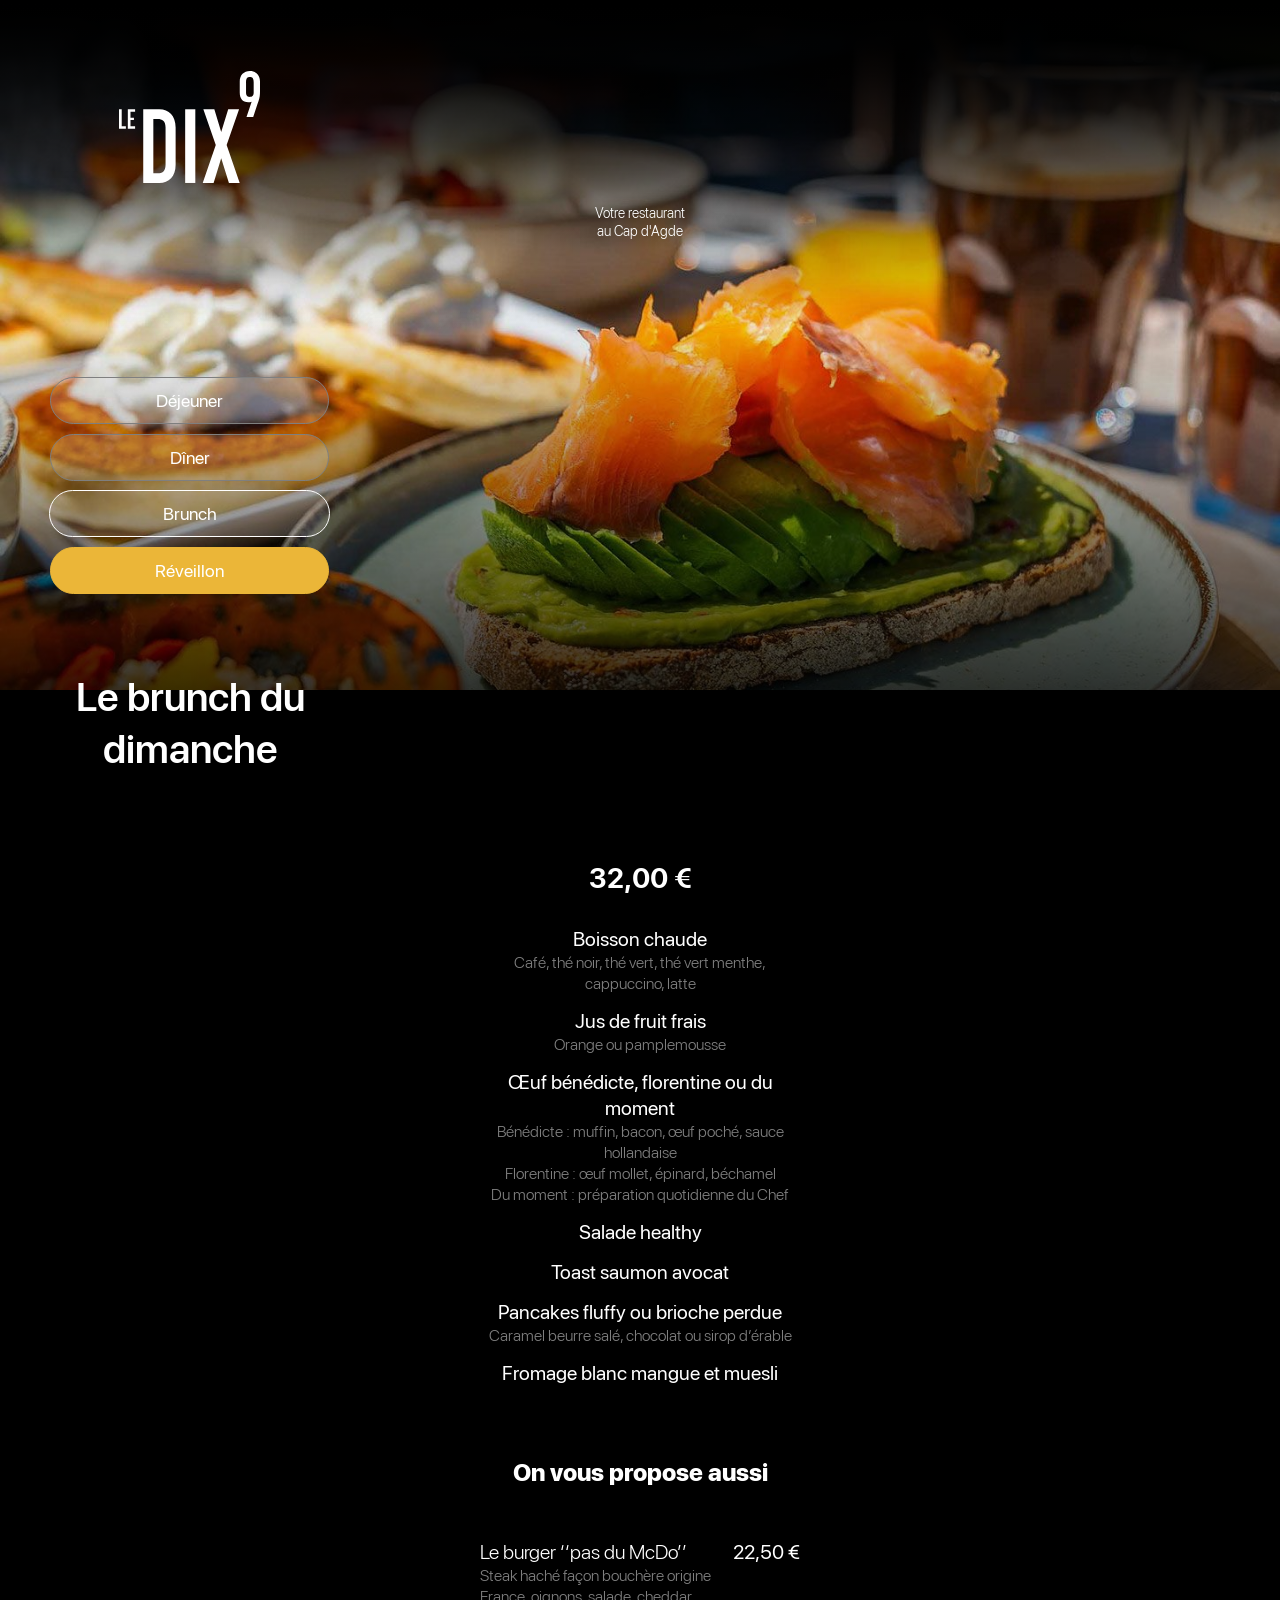
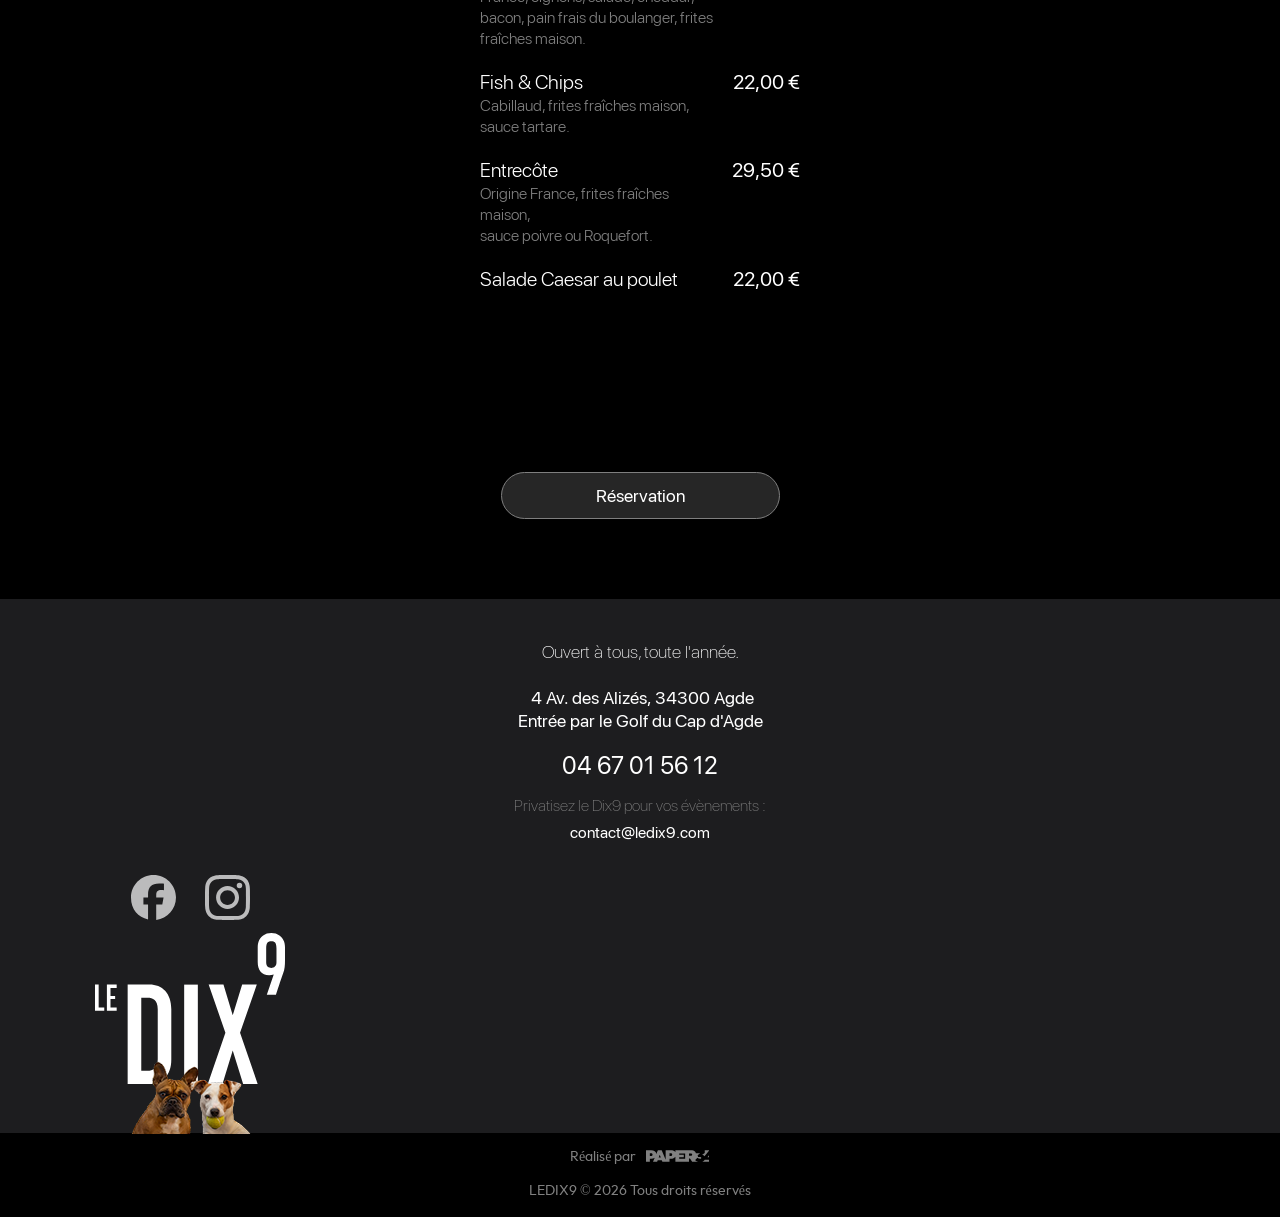
<file: phone/la-carte---brunch.html>
<!DOCTYPE html>
<html class="nojs html css_verticalspacer" lang="fr-FR">
 <head>

  <meta http-equiv="Content-type" content="text/html;charset=UTF-8"/>
  <meta name="generator" content="2018.1.1.386"/>
  <meta name="viewport" content="width=380"/>
  
  <script type="text/javascript">
   // Update the 'nojs'/'js' class on the html node
document.documentElement.className = document.documentElement.className.replace(/\bnojs\b/g, 'js');

// Check that all required assets are uploaded and up-to-date
if(typeof Muse == "undefined") window.Muse = {}; window.Muse.assets = {"required":["museutils.js", "museconfig.js", "jquery.watch.js", "jquery.musepolyfill.bgsize.js", "jquery.scrolleffects.js", "require.js", "la-carte---brunch.css"], "outOfDate":[]};
</script>
  
  <title>Brunch Dimanche Cap d'Agde — Le Dix9 | Brunch Agde vue Golf</title>
  <link rel="manifest" href="/site.webmanifest"/>
  <link rel="apple-touch-icon" sizes="180x180" href="/images/apple-touch-icon.png"/>
  <meta name="description" content="Brunch du dimanche au Dix9, Cap d'Agde. Formule gourmande vue golf."/>
  <link rel="canonical" href="https://www.ledix9.com/la-carte---brunch.html"/>
  
  <!-- CSS -->
  <link rel="stylesheet" type="text/css" href="../css/site_global.css?crc=4061967667"/>
  <link rel="stylesheet" type="text/css" href="css/master_a-gabarit.css?crc=486669381"/>
  <link rel="stylesheet" type="text/css" href="css/la-carte---brunch.css?crc=459323939" id="pagesheet"/>
  <style>
    html, body { overflow-x: hidden; }
    .html, html, body, .muse_css_mq { background-color: #000000 !important; }
    #page { margin: 0 auto; }
      /* Onglet Réveillon mobile */
    .d9m-tab{display:block;width:277px;min-height:45px;line-height:45px;border:1px solid #EBB638;border-radius:29px;background-color:#EBB638;text-align:center;font-size:18px;color:#FFFFFF;font-family:'__SF Pro Display_5',-apple-system,Helvetica,Arial,sans-serif;font-weight:400;margin-left:20px;margin-top:10px;position:relative;z-index:330;text-decoration:none;}
    .d9m-tab p,.d9m-tab:visited p{color:#FFFFFF;}
    .d9m-tab.on{border-color:#FFFFFF;}
</style>
    <!--HTML Widget code-->
   

  		
  <!--/*

*/
-->
 
  <!-- Scroll Reveal Animations -->
  <style>
    .reveal {
      opacity: 0;
      transform: translateY(28px);
      transition: opacity 0.8s cubic-bezier(0.16, 1, 0.3, 1),
                  transform 0.8s cubic-bezier(0.16, 1, 0.3, 1);
    }
    .reveal.visible { opacity: 1; transform: translateY(0); }
    .reveal-scale {
      opacity: 0; transform: scale(0.95);
      transition: opacity 0.8s cubic-bezier(0.16, 1, 0.3, 1),
                  transform 0.8s cubic-bezier(0.16, 1, 0.3, 1);
    }
    .reveal-scale.visible { opacity: 1; transform: scale(1); }
    .stagger-item {
      opacity: 0; transform: translateY(20px);
      transition: opacity 0.6s cubic-bezier(0.16, 1, 0.3, 1),
                  transform 0.6s cubic-bezier(0.16, 1, 0.3, 1);
    }
    .stagger-item.visible { opacity: 1; transform: translateY(0); }
    @media (prefers-reduced-motion: reduce) {
      .reveal, .reveal-scale, .stagger-item { opacity: 1; transform: none; transition: none; }
    }

    /* === Formule brunch mars 2026 mobile — styles items/descriptions === */
    #u5330-27 .bru-price {
      font-size: 28px; line-height: 34px; font-weight: 700; color: #FFFFFF;
      font-family: '__SF Pro Display_5';
    }
    #u5330-27 .bru-item {
      font-size: 20px; line-height: 26px; color: #FFFFFF;
      font-family: '__SF Pro Display_5'; font-weight: 400; margin-top: 14px;
    }
    #u5330-27 .bru-desc {
      font-size: 16px; line-height: 21px; color: #7F7F7F;
      font-family: '__SF Pro Display_5'; font-weight: 300;
    }
  </style>
 </head>
 <body>

  <!--HTML Widget code-->
   
<!------------------------------------------------------------------------------
================================================================================
--------------------------------------------------------------------------------



      _        ____    ____   ________    
     / \      |_   \  /   _| |_   __  |   
    / _ \       |   \/   |     | |_ \_|   
   / ___ \      | |\  /| |     |  _| _    
 _/ /   \ \_   _| |_\/_| |_   _| |__/ |   
|____| |____| |_____||_____| |________| 


This website uses widget(s) from AdobeMuseExpert.com // This widgets are fee
to use and available for download at: http://adobemuseexpert.com/




--------------------------------------------------------------------------------
================================================================================
------------------------------------------------------------------------------->



		
  
  <div class="clearfix" id="page"><!-- group -->
   <div class="clearfix grpelem" id="ppu5318"><!-- column -->
    <div class="clearfix colelem" id="pu5318"><!-- group -->
     <div class="browser_width grpelem" id="u5318-bw">
      <div class="museBGSize" id="u5318"><!-- simple frame --></div>
     </div>
     <div class="browser_width grpelem" id="u5138-bw">
      <div class="gradient" id="u5138"><!-- simple frame --></div>
     </div>
     <div class="browser_width grpelem" id="u5150-bw">
      <div class="gradient clearfix" id="u5150"><!-- column -->
       <a class="nonblock nontext rounded-corners Bouton rgba-background clearfix colelem" id="u4944-4" href="la-carte---dejeuner.html"><!-- content --><p>Déjeuner</p></a>
       <a class="nonblock nontext Bouton rgba-background rounded-corners clearfix colelem" id="u4945-4" href="la-carte---diner.html"><!-- content --><p>Dîner</p></a>
       <a class="nonblock nontext MuseLinkActive Bouton rgba-background rounded-corners clearfix colelem" id="u4943-4" href="la-carte---brunch.html"><!-- content --><p>Brunch</p></a>
       <a class="nonblock nontext clearfix colelem d9m-tab" href="reveillon-saint-sylvestre.html"><p>Réveillon</p></a>
       <div class="clearfix colelem" id="pu5125-5"><!-- group -->
        <div class="clearfix grpelem" id="u5125-5"><!-- content -->
         <h1 id="u5125-2">Le brunch du dimanche</h1>
         <p id="u5125-3">&nbsp;</p>
        </div>
        <div class="grpelem" id="u5702"><!-- custom html -->
         <div class="elfsight-app-4d9b28bf-634b-4cb0-8823-46dfa961b8a8" data-elfsight-app-lazy></div>
        </div>
       </div>
      </div>
     </div>
     <div class="browser_width grpelem" id="u3904-bw">
      <div class="clearfix" id="u3904"><!-- group -->
       <a class="nonblock nontext clip_frame grpelem" id="u3927" href="index.html"><!-- svg --><img class="svg" id="u3928" src="../images/logo-blanc-ledix9.svg?crc=236652279" width="141" height="112" alt="Logo Le Dix9 — Restaurant au Cap d'Agde" data-mu-svgfallback="../images/logo-blanc-ledix9_poster_.png?crc=315783576"/></a>
      </div>
     </div>
     <div class="browser_width grpelem" id="u3929-6-bw">
      <a class="nonblock nontext clearfix" id="u3929-6" href="../index.html?devicelock=desktop"><!-- content --><p>Votre restaurant</p><p>au Cap d'Agde</p></a>
     </div>
    </div>
    <div class="colelem" id="u5332"><!-- content --></div>
    <div class="clearfix colelem" id="u5330-27"><!-- content -->
     <p class="bru-price">32,00 €</p>
     <p>&nbsp;</p>
     <p class="bru-item">Boisson chaude</p>
     <p class="bru-desc">Café, thé noir, thé vert, thé vert menthe, cappuccino, latte</p>
     <p class="bru-item">Jus de fruit frais</p>
     <p class="bru-desc">Orange ou pamplemousse</p>
     <p class="bru-item">Œuf bénédicte, florentine ou du moment</p>
     <p class="bru-desc">Bénédicte : muffin, bacon, œuf poché, sauce hollandaise</p>
     <p class="bru-desc">Florentine : œuf mollet, épinard, béchamel</p>
     <p class="bru-desc">Du moment : préparation quotidienne du Chef</p>
     <p class="bru-item">Salade healthy</p>
     <p class="bru-item">Toast saumon avocat</p>
     <p class="bru-item">Pancakes fluffy ou brioche perdue</p>
     <p class="bru-desc">Caramel beurre salé, chocolat ou sirop d’érable</p>
     <p class="bru-item">Fromage blanc mangue et muesli</p>
    </div>
    <div class="colelem" id="u5333"><!-- content --></div>
    <div class="clearfix colelem" id="u5322-5"><!-- content -->
     <p>On vous propose aussi</p>
     <p>&nbsp;</p>
    </div>
    <div class="clearfix colelem" id="pu5325-6"><!-- group -->
     <div class="clearfix grpelem" id="u5325-6"><!-- content -->
      <p id="u5325-2">Le burger ‘‘pas du McDo’’</p>
      <p id="u5325-4">Steak haché façon bouchère origine France, oignons, salade, cheddar, bacon, pain frais du boulanger, frites fraîches maison.</p>
     </div>
     <div class="clearfix grpelem" id="u5326-4"><!-- content -->
      <p>22,50 €</p>
     </div>
    </div>
    <div class="clearfix colelem" id="pu5327-6"><!-- group -->
     <div class="clearfix grpelem" id="u5327-6"><!-- content -->
      <p id="u5327-2">Fish &amp; Chips</p>
      <p id="u5327-4">Cabillaud, frites fraîches maison, sauce tartare.</p>
     </div>
     <div class="clearfix grpelem" id="u5324-4"><!-- content -->
      <p>22,00 €</p>
     </div>
    </div>
    <div class="clearfix colelem" id="pu5329-8"><!-- group -->
     <div class="clearfix grpelem" id="u5329-8"><!-- content -->
      <p id="u5329-2">Entrecôte</p>
      <p id="u5329-4">Origine France, frites fraîches maison,</p>
      <p id="u5329-6">sauce poivre ou Roquefort.</p>
     </div>
     <div class="clearfix grpelem" id="u5321-4"><!-- content -->
      <p>29,50 €</p>
     </div>
    </div>
    <div class="clearfix colelem" id="pu5323-4"><!-- group -->
     <div class="clearfix grpelem" id="u5323-4"><!-- content -->
      <p>Salade Caesar au poulet</p>
     </div>
     <div class="clearfix grpelem" id="u5328-4"><!-- content -->
      <p>22,00 €</p>
     </div>
    </div>
    <div class="colelem" id="u5736"><!-- simple frame --></div>
    <a class="nonblock nontext Bouton rgba-background rounded-corners clearfix colelem" id="u5737-4" href="reservation.html"><!-- content --><p>Réservation</p></a>
    <div class="colelem" id="u5735"><!-- simple frame --></div>
   </div>
   <div class="verticalspacer" data-offset-top="1861" data-content-above-spacer="1861" data-content-below-spacer="616"></div>
   <a class="anchor_item grpelem" id="contact"></a>
   <div class="clearfix grpelem" id="ppu3824"><!-- column -->
    <div class="clearfix colelem" id="pu3824"><!-- group -->
     <div class="browser_width grpelem" id="u3824-bw">
      <div class="clearfix" id="u3824"><!-- column -->
       <div class="position_content" id="u3824_position_content">
        <div class="clearfix colelem" id="pu3849"><!-- group -->
         <a class="nonblock nontext grpelem" id="u3849" href="https://www.facebook.com/ledix9restaurant" target="_blank"><!-- simple frame --></a>
         <a class="nonblock nontext grpelem" id="u3848" href="https://www.instagram.com/ledix9restaurant/" target="_blank"><!-- simple frame --></a>
        </div>
        <div class="clearfix colelem" id="pu3885"><!-- group -->
         <div class="clip_frame grpelem" id="u3885"><!-- svg -->
          <img class="svg" id="u3886" src="../images/logo-blanc-ledix9.svg?crc=236652279" width="190" height="151" alt="Logo Le Dix9 — Restaurant au Cap d'Agde" data-mu-svgfallback="../images/logo-blanc-ledix9_poster_.png?crc=315783576"/>
         </div>
         <div class="clip_frame grpelem" id="u3887"><!-- image -->
          <img class="block" id="u3887_img" src="../images/chiens-ledix9-crop-u3887.png?crc=4241495702" alt="Mascotte du Dix9 — restaurant au Cap d'Agde" width="124" height="76"/>
         </div>
        </div>
       </div>
      </div>
     </div>
     <div class="browser_width grpelem" id="u3846-6-bw">
      <div class="clearfix" id="u3846-6"><!-- content -->
       <p>&nbsp;4 Av. des Alizés, 34300 Agde</p>
       <p>Entrée par le Golf du Cap d'Agde</p>
      </div>
     </div>
     <div class="browser_width grpelem" id="u3844-4-bw">
      <div class="clearfix" id="u3844-4"><!-- content -->
       <p>Privatisez le Dix9 pour vos évènements :</p>
      </div>
     </div>
     <div class="browser_width grpelem" id="u3845-5-bw">
      <div class="pointer_cursor clearfix" id="u3845-5"><!-- content -->
       <a class="block" href="mailto:ledix9restaurant@gmail.com"><!-- Block link tag --></a>
       <p><a class="nonblock" href="mailto:contact@ledix9.com">contact@ledix9.com</a></p>
      </div>
     </div>
     <div class="browser_width grpelem" id="u3847-4-bw">
      <div class="clearfix" id="u3847-4"><!-- content -->
       <p><a class="nonblock" href="tel:+33467015612" style="color:inherit;text-decoration:none">04 67 01 56 12</a></p>
      </div>
     </div>
     <div class="browser_width grpelem" id="u3882-5-bw">
      <div class="clearfix" id="u3882-5"><!-- content -->
       <p>Ouvert à tous, toute l'année.</p>
       <p>&nbsp;</p>
      </div>
     </div>
    </div>
    <div class="clearfix colelem" id="pu3829-4"><!-- group -->
     <div class="clearfix grpelem" id="u3829-4"><!-- content -->
      <p><span class="R-f-r-nce---Ville" id="u3829">Réalisé par</span></p>
     </div>
     <a class="nonblock nontext clip_frame grpelem" id="u3827" href="https://paper34.fr"><!-- svg --><img class="svg" id="u3828" src="../images/logoblanc-paper34.svg?crc=3970129298" width="64" height="12" alt="Paper34" data-mu-svgfallback="../images/logoblanc-paper34_poster_.png?crc=50960925"/></a>
    </div>
    <div class="browser_width colelem" id="u3839-bw">
     <div class="size_browser_width" id="u3839"><!-- custom html -->
      
							<div class="ame-auto-copytight-year">
								<p class="ame-copyright-text">LEDIX9 &copy; <script type="text/javascript">document.write(new Date().getFullYear());</script> Tous droits réservés</p>
							</div>

						
     </div>
    </div>
   </div>
  </div>
  <!-- JS includes -->
  <script type="text/javascript">
   if (document.location.protocol != 'https:') document.write('\x3Cscript src="http://musecdn2.businesscatalyst.com/scripts/4.0/jquery-1.8.3.min.js" type="text/javascript">\x3C/script>');
</script>
  <script type="text/javascript">
   window.jQuery || document.write('\x3Cscript src="../scripts/jquery-1.8.3.min.js?crc=209076791" type="text/javascript">\x3C/script>');
</script>
  <!-- Other scripts -->
  <script type="text/javascript">
   // Decide whether to suppress missing file error or not based on preference setting
var suppressMissingFileError = false
</script>
  <script type="text/javascript">
   window.Muse.assets.check=function(c){if(!window.Muse.assets.checked){window.Muse.assets.checked=!0;var b={},d=function(a,b){if(window.getComputedStyle){var c=window.getComputedStyle(a,null);return c&&c.getPropertyValue(b)||c&&c[b]||""}if(document.documentElement.currentStyle)return(c=a.currentStyle)&&c[b]||a.style&&a.style[b]||"";return""},a=function(a){if(a.match(/^rgb/))return a=a.replace(/\s+/g,"").match(/([\d\,]+)/gi)[0].split(","),(parseInt(a[0])<<16)+(parseInt(a[1])<<8)+parseInt(a[2]);if(a.match(/^\#/))return parseInt(a.substr(1),
16);return 0},f=function(f){for(var g=document.getElementsByTagName("link"),j=0;j<g.length;j++)if("text/css"==g[j].type){var l=(g[j].href||"").match(/\/?css\/([\w\-]+\.css)\?crc=(\d+)/);if(!l||!l[1]||!l[2])break;b[l[1]]=l[2]}g=document.createElement("div");g.className="version";g.style.cssText="display:none; width:1px; height:1px;";document.getElementsByTagName("body")[0].appendChild(g);for(j=0;j<Muse.assets.required.length;){var l=Muse.assets.required[j],k=l.match(/([\w\-\.]+)\.(\w+)$/),i=k&&k[1]?
k[1]:null,k=k&&k[2]?k[2]:null;switch(k.toLowerCase()){case "css":i=i.replace(/\W/gi,"_").replace(/^([^a-z])/gi,"_$1");g.className+=" "+i;i=a(d(g,"color"));k=a(d(g,"backgroundColor"));i!=0||k!=0?(Muse.assets.required.splice(j,1),"undefined"!=typeof b[l]&&(i!=b[l]>>>24||k!=(b[l]&16777215))&&Muse.assets.outOfDate.push(l)):j++;g.className="version";break;case "js":j++;break;default:throw Error("Unsupported file type: "+k);}}c?c().jquery!="1.8.3"&&Muse.assets.outOfDate.push("jquery-1.8.3.min.js"):Muse.assets.required.push("jquery-1.8.3.min.js");
g.parentNode.removeChild(g);if(Muse.assets.outOfDate.length||Muse.assets.required.length)g="Certains fichiers sur le serveur sont peut-être manquants ou incorrects. Videz le cache du navigateur et réessayez. Si le problème persiste, contactez le créateur du site.",f&&Muse.assets.outOfDate.length&&(g+="\nOut of date: "+Muse.assets.outOfDate.join(",")),f&&Muse.assets.required.length&&(g+="\nMissing: "+Muse.assets.required.join(",")),suppressMissingFileError?(g+="\nUse SuppressMissingFileError key in AppPrefs.xml to show missing file error pop up.",console.log(g)):alert(g)};location&&location.search&&location.search.match&&location.search.match(/muse_debug/gi)?
setTimeout(function(){f(!0)},5E3):f()}};
var muse_init=function(){require.config({baseUrl:"../"});require(["jquery","museutils","whatinput","jquery.musepolyfill.bgsize","jquery.watch","jquery.scrolleffects"],function(c){var $ = c;$(document).ready(function(){try{
window.Muse.assets.check($);/* body */
Muse.Utils.transformMarkupToFixBrowserProblemsPreInit();/* body */
Muse.Utils.prepHyperlinks(true);/* body */
Muse.Utils.resizeHeight('.browser_width');/* resize height */
Muse.Utils.requestAnimationFrame(function() { $('body').addClass('initialized'); });/* mark body as initialized */
Muse.Utils.makeButtonsVisibleAfterSettingMinWidth();/* body */
Muse.Utils.fullPage('#page');/* 100% height page */
$('#u5318').registerBackgroundPositionScrollEffect([{"in":[-Infinity,0.94],"speed":[0,1]},{"in":[0.94,Infinity],"speed":[0,0.7]}]);/* scroll effect */
Muse.Utils.showWidgetsWhenReady();/* body */
Muse.Utils.transformMarkupToFixBrowserProblems();/* body */
}catch(b){if(b&&"function"==typeof b.notify?b.notify():Muse.Assert.fail("Error calling selector function: "+b),false)throw b;}})})};

</script>
  <!-- RequireJS script -->
  <script src="../scripts/require.js?crc=4177726516" type="text/javascript" async data-main="../scripts/museconfig.js?crc=128606099" onload="if (requirejs) requirejs.onError = function(requireType, requireModule) { if (requireType && requireType.toString && requireType.toString().indexOf && 0 <= requireType.toString().indexOf('#scripterror')) window.Muse.assets.check(); }" onerror="window.Muse.assets.check();"></script>
  
  <!--HTML Widget code-->
  
            <script>console.log("%cWidget from AdobeMuseExpert.com 😊","font: 2em roboto; color: #00bcd4;");</script>
            

		
   
  <script>
  (function() {
    if (window.matchMedia('(prefers-reduced-motion: reduce)').matches) return;
    var observer = new IntersectionObserver(function(entries) {
      entries.forEach(function(entry) {
        if (entry.isIntersecting) {
          entry.target.classList.add('visible');
          observer.unobserve(entry.target);
        }
      });
    }, { threshold: 0.08, rootMargin: '0px 0px -50px 0px' });
    document.querySelectorAll('.reveal, .reveal-scale').forEach(function(el) { observer.observe(el); });
    var so = new IntersectionObserver(function(entries) {
      entries.forEach(function(entry) {
        if (entry.isIntersecting) {
          var items = entry.target.parentElement.querySelectorAll('.stagger-item');
          items.forEach(function(item, i) { setTimeout(function() { item.classList.add('visible'); }, i * 120); });
          so.unobserve(entry.target);
        }
      });
    }, { threshold: 0.08 });
    document.querySelectorAll('.stagger-item:first-child').forEach(function(el) { so.observe(el); });
  })();
  </script>
   </body>
</html>
</file>
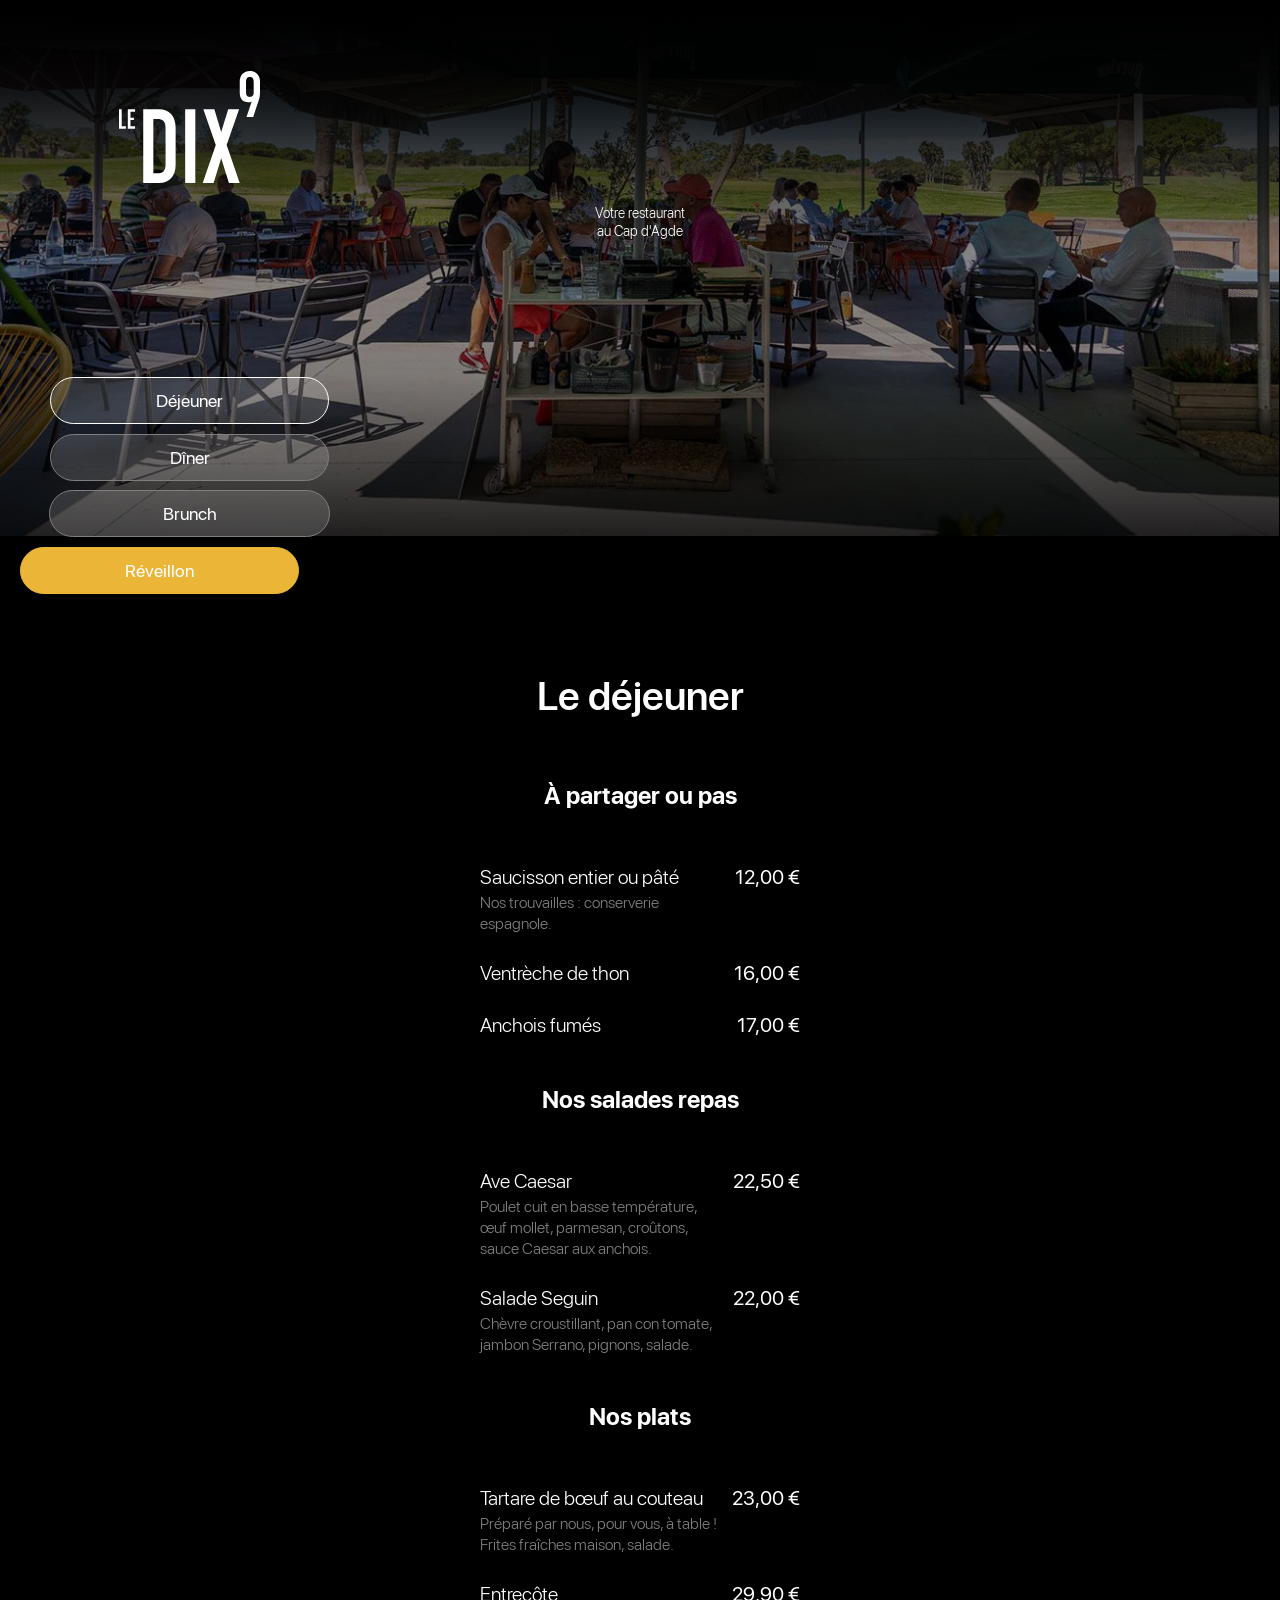
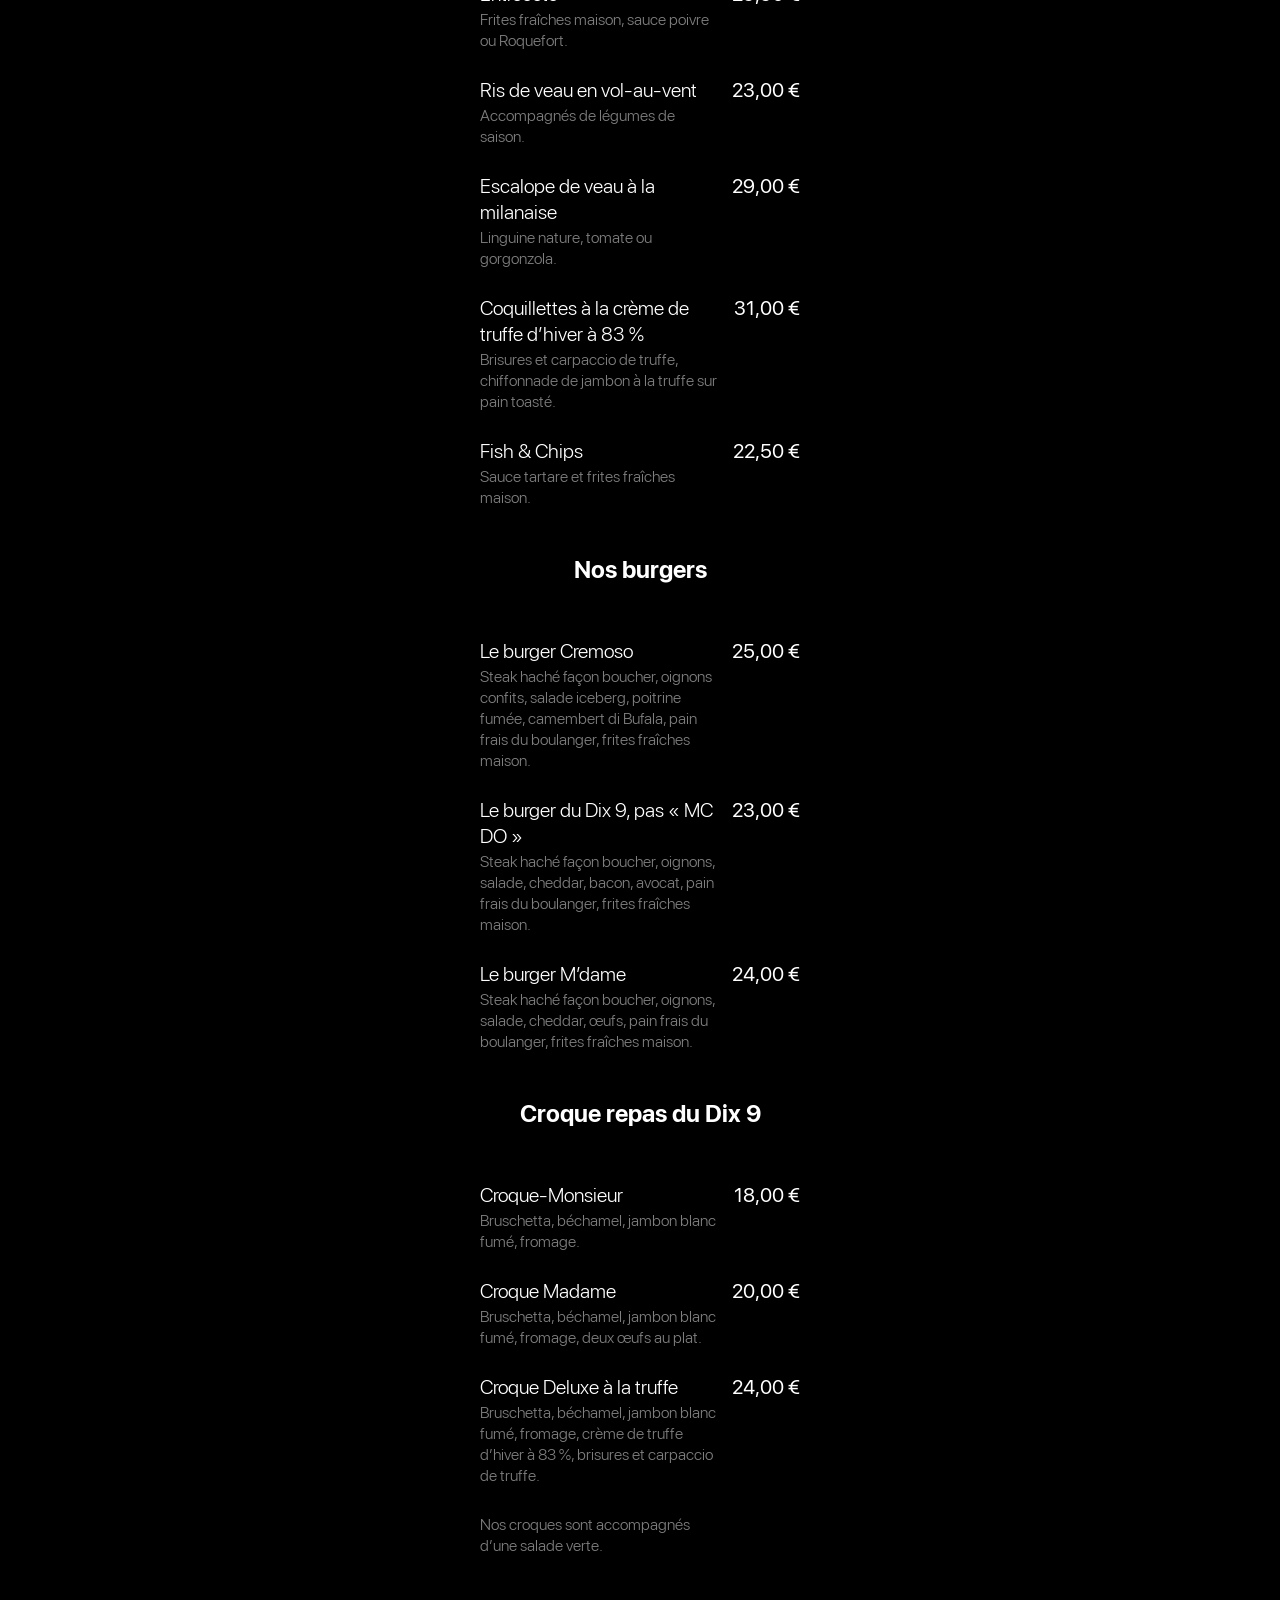
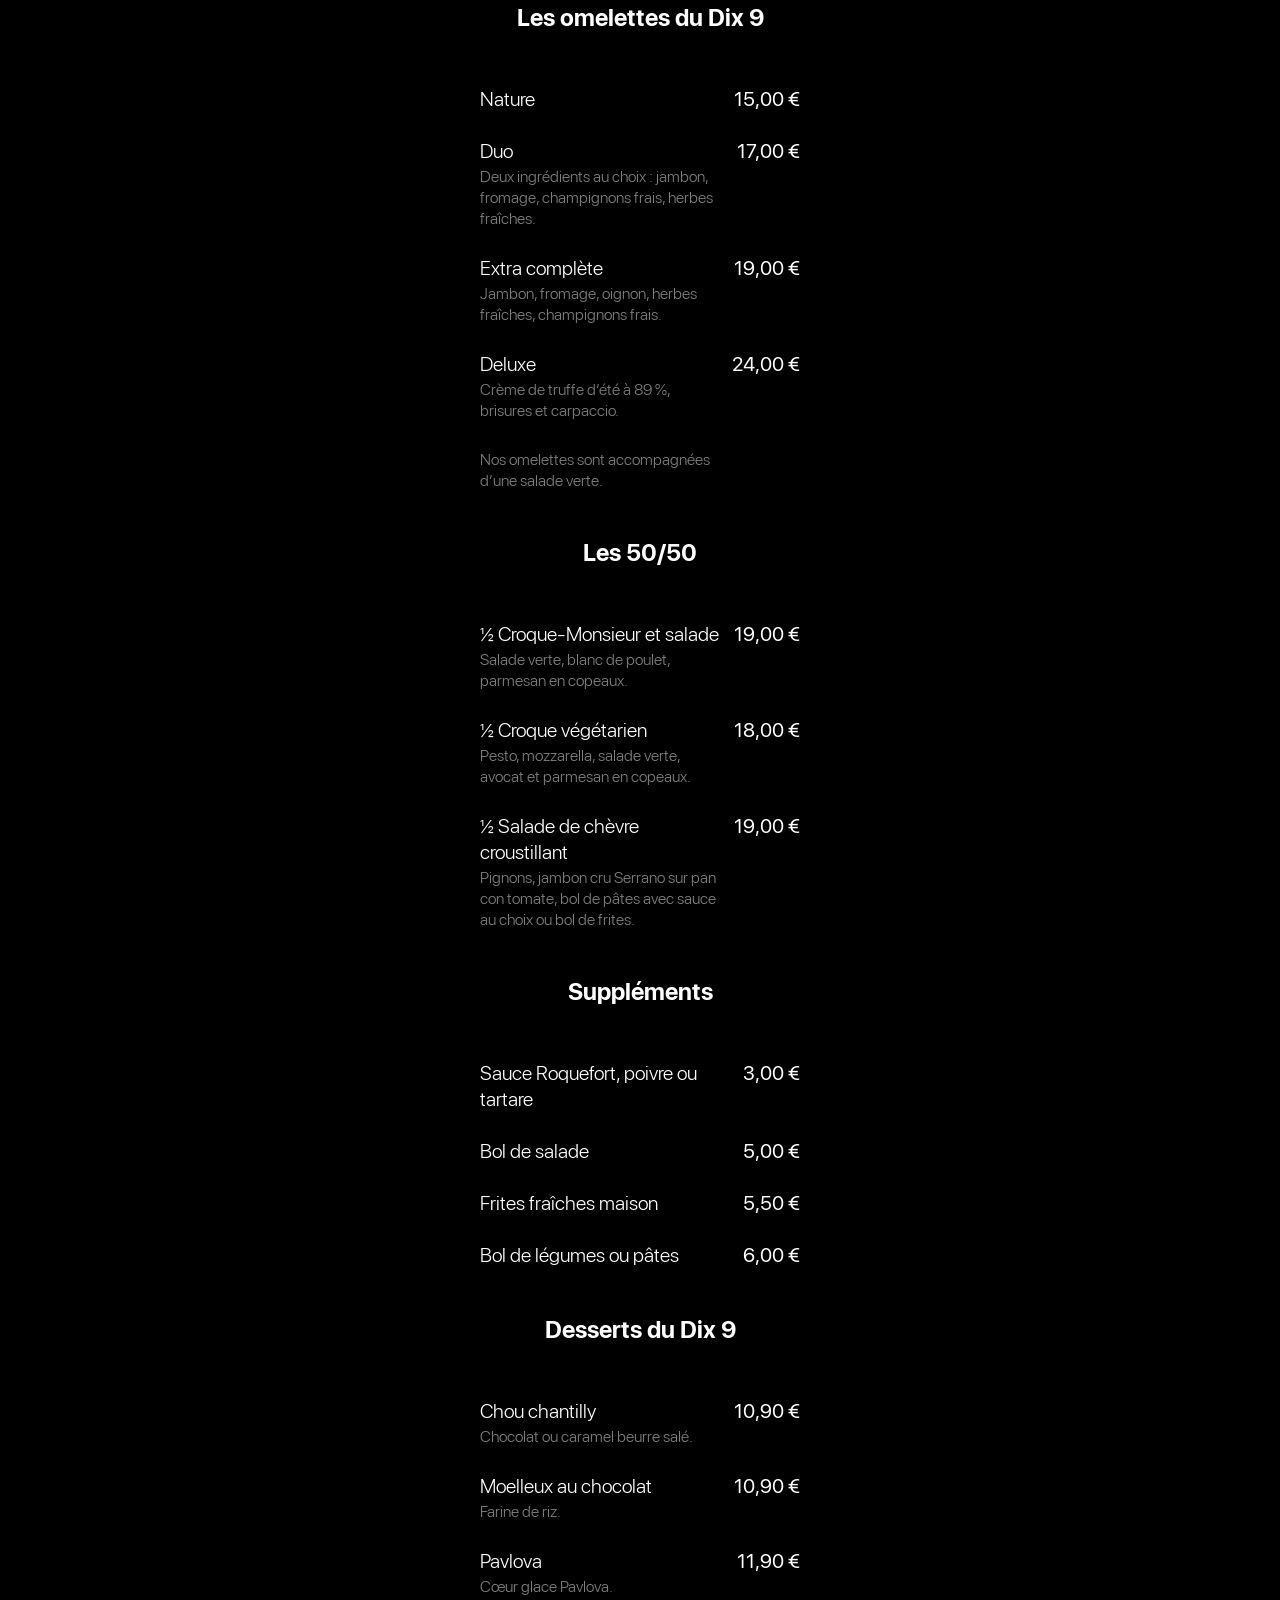
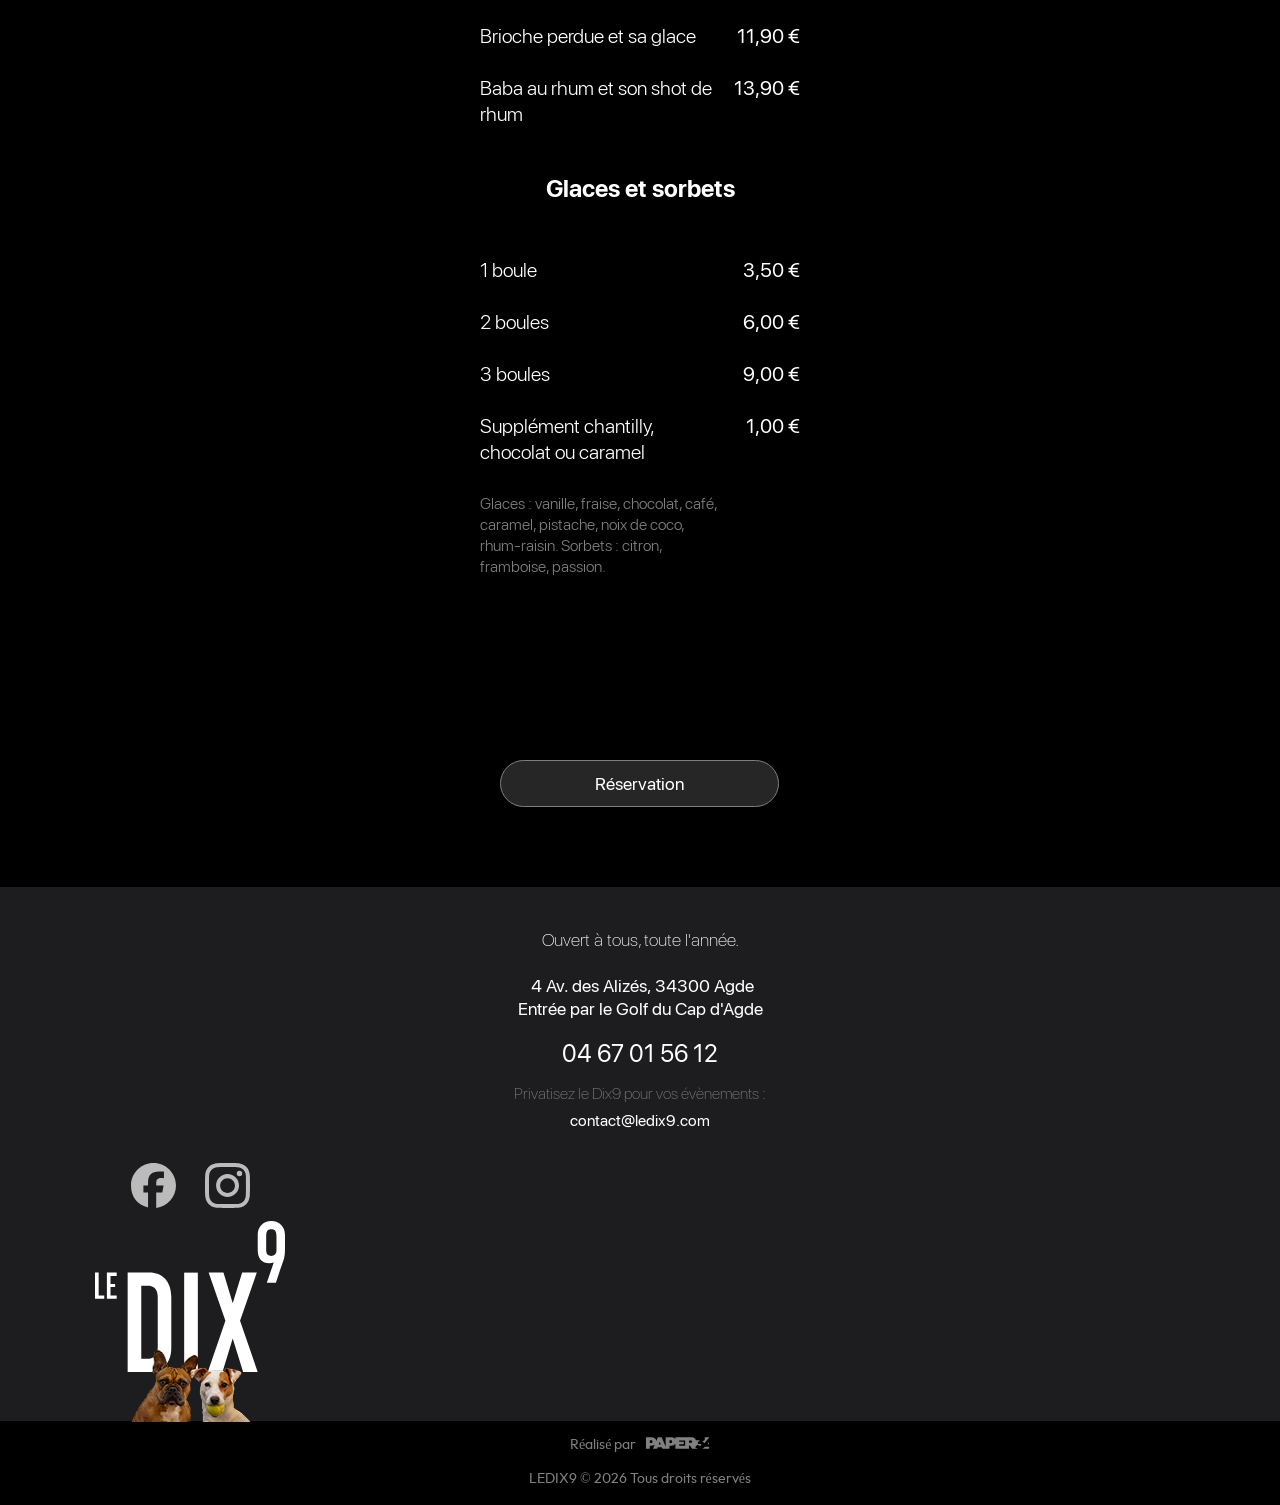
<file: phone/la-carte---dejeuner.html>
<!DOCTYPE html>
<html class="nojs html css_verticalspacer" lang="fr-FR">
 <head>

  <meta http-equiv="Content-type" content="text/html;charset=UTF-8"/>
  <meta name="generator" content="2018.1.1.386"/>
  <meta name="viewport" content="width=380"/>
  
  <script type="text/javascript">
   // Update the 'nojs'/'js' class on the html node
document.documentElement.className = document.documentElement.className.replace(/\bnojs\b/g, 'js');

// Check that all required assets are uploaded and up-to-date
if(typeof Muse == "undefined") window.Muse = {}; window.Muse.assets = {"required":["museutils.js", "museconfig.js", "jquery.watch.js", "jquery.musepolyfill.bgsize.js", "jquery.scrolleffects.js", "require.js", "la-carte---dejeuner.css"], "outOfDate":[]};
</script>
  
  <title>Carte Déjeuner | Le Dix9 — Restaurant au Cap d'Agde</title>
  <link rel="manifest" href="/site.webmanifest"/>
  <link rel="apple-touch-icon" sizes="180x180" href="/images/apple-touch-icon.png"/>
  <meta name="description" content="Carte déjeuner du Dix9 au Cap d'Agde. Service midi du lundi au samedi, 12h–14h. Cuisine fait maison."/>
  <link rel="canonical" href="https://www.ledix9.com/la-carte---dejeuner.html"/>
  
  <!-- CSS -->
  <link rel="stylesheet" type="text/css" href="../css/site_global.css?crc=4061967667"/>
  <link rel="stylesheet" type="text/css" href="css/master_a-gabarit.css?crc=486669381"/>
  <link rel="stylesheet" type="text/css" href="css/la-carte---dejeuner.css?crc=4123876307" id="pagesheet"/>
  <style>
    html, body { overflow-x: hidden; }
    .html, html, body, .muse_css_mq { background-color: #000000 !important; }
    #page { margin: 0 auto; }
      /* Onglet Réveillon mobile */
    .d9m-tab{display:block;width:277px;min-height:45px;line-height:45px;border:1px solid #EBB638;border-radius:29px;background-color:#EBB638;text-align:center;font-size:18px;color:#FFFFFF;font-family:'__SF Pro Display_5',-apple-system,Helvetica,Arial,sans-serif;font-weight:400;margin-left:20px;margin-top:10px;position:relative;z-index:330;text-decoration:none;}
    .d9m-tab p,.d9m-tab:visited p{color:#FFFFFF;}
    .d9m-tab.on{border-color:#FFFFFF;}
</style>
    <!--HTML Widget code-->
  
<style>

/* Created by Joseph Angelo Todaro of MuseResources.com. Reuse of this code is traceable and strictly prohibited. */

.u5371float{
    animation: u5371floatHorizontalFrames ease-in-out 2s;
  animation-iteration-count: infinite;
  transform-origin: 50% 50%;
    -webkit-animation: u5371floatHorizontalFrames ease-in-out 2s;
  -webkit-animation-iteration-count: infinite;
  -webkit-transform-origin: 50% 50%;
    -moz-animation: u5371floatHorizontalFrames ease-in-out 2s;
  -moz-animation-iteration-count: infinite;
  -moz-transform-origin: 50% 50%;
    -o-animation: u5371floatHorizontalFrames ease-in-out 2s;
  -o-animation-iteration-count: infinite;
  -o-transform-origin: 50% 50%;
    -ms-animation: u5371floatHorizontalFrames ease-in-out 2s;
  -ms-animation-iteration-count: infinite;
  -ms-transform-origin: 50% 50%;
}

@keyframes u5371floatVerticalFrames{
  0% {
    transform:  translate(0px,0px)  ;
  }
  50% {
    transform:  translate(0px,-10px)  ;
  }
  100% {
    transform:  translate(0px,0px)  ;
  }
}

@-moz-keyframes u5371floatVerticalFrames{
  0% {
    -moz-transform:  translate(0px,0px)  ;
  }
  50% {
    -moz-transform:  translate(0px,-10px)  ;
  }
  100% {
    -moz-transform:  translate(0px,0px)  ;
  }
}

@-webkit-keyframes u5371floatVerticalFrames {
  0% {
    -webkit-transform:  translate(0px,0px)  ;
  }
  50% {
    -webkit-transform:  translate(0px,-10px)  ;
  }
  100% {
    -webkit-transform:  translate(0px,0px)  ;
  }
}

@-o-keyframes u5371floatVerticalFrames {
  0% {
    -o-transform:  translate(0px,0px)  ;
  }
  50% {
    -o-transform:  translate(0px,-10px)  ;
  }
  100% {
    -o-transform:  translate(0px,0px)  ;
  }
}

@-ms-keyframes u5371floatVerticalFrames {
  0% {
    -ms-transform:  translate(0px,0px)  ;
  }
  50% {
    -ms-transform:  translate(0px,-10px)  ;
  }
  100% {
    -ms-transform:  translate(0px,0px)  ;
  }
}




@keyframes u5371floatHorizontalFrames{
  0% {
    transform:  translate(0px,0px)  ;
  }
  50% {
    transform:  translate(-10px,0px)  ;
  }
  100% {
    transform:  translate(0px,0px)  ;
  }
}

@-moz-keyframes u5371floatHorizontalFrames{
  0% {
    -moz-transform:  translate(0px,0px)  ;
  }
  50% {
    -moz-transform:  translate(-10px, 0px)  ;
  }
  100% {
    -moz-transform:  translate(0px,0px)  ;
  }
}

@-webkit-keyframes u5371floatHorizontalFrames {
  0% {
    -webkit-transform:  translate(0px,0px)  ;
  }
  50% {
    -webkit-transform:  translate(-10px,0px)  ;
  }
  100% {
    -webkit-transform:  translate(0px,0px)  ;
  }
}

@-o-keyframes u5371floatHorizontalFrames {
  0% {
    -o-transform:  translate(0px,0px)  ;
  }
  50% {
    -o-transform:  translate(-10px,0px)  ;
  }
  100% {
    -o-transform:  translate(0px,0px)  ;
  }
}

@-ms-keyframes u5371floatHorizontalFrames {
  0% {
    -ms-transform:  translate(0px,0px)  ;
  }
  50% {
    -ms-transform:  translate(-10px,0px)  ;
  }
  100% {
    -ms-transform:  translate(0px,0px)  ;
  }
}

/* Created by Joseph Angelo Todaro of MuseResources.com. Reuse of this code is traceable and strictly prohibited. */

</style>
 

  		
  <!--/*

*/
-->
 
  <!-- Scroll Reveal Animations -->
  <style>
    .reveal {
      opacity: 0;
      transform: translateY(28px);
      transition: opacity 0.8s cubic-bezier(0.16, 1, 0.3, 1),
                  transform 0.8s cubic-bezier(0.16, 1, 0.3, 1);
    }
    .reveal.visible { opacity: 1; transform: translateY(0); }
    .reveal-scale {
      opacity: 0; transform: scale(0.95);
      transition: opacity 0.8s cubic-bezier(0.16, 1, 0.3, 1),
                  transform 0.8s cubic-bezier(0.16, 1, 0.3, 1);
    }
    .reveal-scale.visible { opacity: 1; transform: scale(1); }
    .stagger-item {
      opacity: 0; transform: translateY(20px);
      transition: opacity 0.6s cubic-bezier(0.16, 1, 0.3, 1),
                  transform 0.6s cubic-bezier(0.16, 1, 0.3, 1);
    }
    .stagger-item.visible { opacity: 1; transform: translateY(0); }
    @media (prefers-reduced-motion: reduce) {
      .reveal, .reveal-scale, .stagger-item { opacity: 1; transform: none; transition: none; }
    }

    #u4470 { display: none !important; }   /* spacer Muse de tête redondant */
    /* === Carte déjeuner mars 2026 mobile — helper classes répliquant le style Muse === */
    .d9m-sec { width: 320px; margin-left: 30px; position: relative; }
    .d9m-title {
      width: 320px; min-height: 62px; padding: 10px 0;
      line-height: 31px; text-align: center; font-size: 24px; color: #FFFFFF;
      font-family: '__SF Pro Display_5'; font-weight: 700; position: relative;
    }
    .d9m-row { width: 0.01px; position: relative; }
    .d9m-name {
      width: 242px; min-height: 0; padding: 13px 0;
      line-height: 26px; font-size: 20px; color: #FFFFFF;
      font-family: '__SF Pro Display_5'; font-weight: 300;
      position: relative; margin-right: -10000px;
    }
    .d9m-name .n { font-size: 20px; line-height: 26px; color: #FFFFFF; }
    .d9m-name .d { font-size: 16px; line-height: 21px; color: #7F7F7F; margin-top: 2px; }
    .d9m-price {
      width: 78px; min-height: 0; padding: 13px 0;
      line-height: 26px; text-align: right; font-size: 20px; color: #FFFFFF;
      font-family: '__SF Pro Display_5'; font-weight: 400;
      position: relative; margin-right: -10000px; left: 242px;
    }
    .d9m-spacer { width: 320px; height: 22px; position: relative; }
  </style>
 </head>
 <body>

  <!--HTML Widget code-->
   
<!------------------------------------------------------------------------------
================================================================================
--------------------------------------------------------------------------------



      _        ____    ____   ________    
     / \      |_   \  /   _| |_   __  |   
    / _ \       |   \/   |     | |_ \_|   
   / ___ \      | |\  /| |     |  _| _    
 _/ /   \ \_   _| |_\/_| |_   _| |__/ |   
|____| |____| |_____||_____| |________| 


This website uses widget(s) from AdobeMuseExpert.com // This widgets are fee
to use and available for download at: http://adobemuseexpert.com/




--------------------------------------------------------------------------------
================================================================================
------------------------------------------------------------------------------->



		
  
  <div class="clearfix" id="page"><!-- group -->
   <div class="clearfix grpelem" id="ppu4704"><!-- column -->
    <div class="clearfix colelem" id="pu4704"><!-- group -->
     <div class="browser_width grpelem" id="u4704-bw">
      <div class="museBGSize" id="u4704"><!-- simple frame --></div>
     </div>
     <div class="browser_width grpelem" id="u4705-bw">
      <div class="gradient" id="u4705"><!-- simple frame --></div>
     </div>
     <div class="browser_width grpelem" id="u4706-bw">
      <div class="gradient clearfix" id="u4706"><!-- column -->
       <div class="position_content" id="u4706_position_content">
        <a class="nonblock nontext MuseLinkActive rounded-corners Bouton rgba-background clearfix colelem" id="u4718-4" href="la-carte---dejeuner.html"><!-- content --><p>Déjeuner</p></a>
        <a class="nonblock nontext Bouton rgba-background rounded-corners clearfix colelem" id="u4717-4" href="la-carte---diner.html"><!-- content --><p>Dîner</p></a>
        <a class="nonblock nontext Bouton rgba-background rounded-corners clearfix colelem" id="u4716-4" href="la-carte---brunch.html"><!-- content --><p>Brunch</p></a>
        <a class="nonblock nontext clearfix colelem d9m-tab" href="reveillon-saint-sylvestre.html"><p>Réveillon</p></a>
       </div>
      </div>
     </div>
     <div class="browser_width grpelem" id="u3904-bw">
      <div class="clearfix" id="u3904"><!-- group -->
       <a class="nonblock nontext clip_frame grpelem" id="u3927" href="index.html"><!-- svg --><img class="svg" id="u3928" src="../images/logo-blanc-ledix9.svg?crc=236652279" width="141" height="112" alt="Logo Le Dix9 — Restaurant au Cap d'Agde" data-mu-svgfallback="../images/logo-blanc-ledix9_poster_.png?crc=315783576"/></a>
      </div>
     </div>
     <div class="browser_width grpelem" id="u3929-6-bw">
      <a class="nonblock nontext clearfix" id="u3929-6" href="../index.html?devicelock=desktop"><!-- content --><p>Votre restaurant</p><p>au Cap d'Agde</p></a>
     </div>
    </div>
    <div class="clearfix colelem" id="pu4478-5"><!-- group -->
     <div class="clearfix grpelem" id="u4478-5"><!-- content -->
      <p id="u4478-2">Le déjeuner</p>
      <p id="u4478-3">&nbsp;</p>
     </div>
     <div class="grpelem" id="u5702"><!-- custom html -->
      <div class="elfsight-app-4d9b28bf-634b-4cb0-8823-46dfa961b8a8" data-elfsight-app-lazy></div>
     </div>
    </div>
    <div class="colelem" id="u4470"><!-- content --></div>
         <div class="clearfix colelem d9m-spacer"></div>
     <div class="clearfix colelem d9m-sec">
      <div class="clearfix colelem d9m-title"><p>À partager ou pas</p></div>
      <div class="clearfix colelem d9m-row">
       <div class="clearfix grpelem d9m-name"><p class="n">Saucisson entier ou pâté</p><p class="d">Nos trouvailles : conserverie espagnole.</p></div>
       <div class="clearfix grpelem d9m-price"><p>12,00 €</p></div>
      </div>
      <div class="clearfix colelem d9m-row">
       <div class="clearfix grpelem d9m-name"><p class="n">Ventrèche de thon</p></div>
       <div class="clearfix grpelem d9m-price"><p>16,00 €</p></div>
      </div>
      <div class="clearfix colelem d9m-row">
       <div class="clearfix grpelem d9m-name"><p class="n">Anchois fumés</p></div>
       <div class="clearfix grpelem d9m-price"><p>17,00 €</p></div>
      </div>
     </div>
     <div class="clearfix colelem d9m-spacer"></div>
     <div class="clearfix colelem d9m-sec">
      <div class="clearfix colelem d9m-title"><p>Nos salades repas</p></div>
      <div class="clearfix colelem d9m-row">
       <div class="clearfix grpelem d9m-name"><p class="n">Ave Caesar</p><p class="d">Poulet cuit en basse température, œuf mollet, parmesan, croûtons, sauce Caesar aux anchois.</p></div>
       <div class="clearfix grpelem d9m-price"><p>22,50 €</p></div>
      </div>
      <div class="clearfix colelem d9m-row">
       <div class="clearfix grpelem d9m-name"><p class="n">Salade Seguin</p><p class="d">Chèvre croustillant, pan con tomate, jambon Serrano, pignons, salade.</p></div>
       <div class="clearfix grpelem d9m-price"><p>22,00 €</p></div>
      </div>
     </div>
     <div class="clearfix colelem d9m-spacer"></div>
     <div class="clearfix colelem d9m-sec">
      <div class="clearfix colelem d9m-title"><p>Nos plats</p></div>
      <div class="clearfix colelem d9m-row">
       <div class="clearfix grpelem d9m-name"><p class="n">Tartare de bœuf au couteau</p><p class="d">Préparé par nous, pour vous, à table ! Frites fraîches maison, salade.</p></div>
       <div class="clearfix grpelem d9m-price"><p>23,00 €</p></div>
      </div>
      <div class="clearfix colelem d9m-row">
       <div class="clearfix grpelem d9m-name"><p class="n">Entrecôte</p><p class="d">Frites fraîches maison, sauce poivre ou Roquefort.</p></div>
       <div class="clearfix grpelem d9m-price"><p>29,90 €</p></div>
      </div>
      <div class="clearfix colelem d9m-row">
       <div class="clearfix grpelem d9m-name"><p class="n">Ris de veau en vol-au-vent</p><p class="d">Accompagnés de légumes de saison.</p></div>
       <div class="clearfix grpelem d9m-price"><p>23,00 €</p></div>
      </div>
      <div class="clearfix colelem d9m-row">
       <div class="clearfix grpelem d9m-name"><p class="n">Escalope de veau à la milanaise</p><p class="d">Linguine nature, tomate ou gorgonzola.</p></div>
       <div class="clearfix grpelem d9m-price"><p>29,00 €</p></div>
      </div>
      <div class="clearfix colelem d9m-row">
       <div class="clearfix grpelem d9m-name"><p class="n">Coquillettes à la crème de truffe d’hiver à 83 %</p><p class="d">Brisures et carpaccio de truffe, chiffonnade de jambon à la truffe sur pain toasté.</p></div>
       <div class="clearfix grpelem d9m-price"><p>31,00 €</p></div>
      </div>
      <div class="clearfix colelem d9m-row">
       <div class="clearfix grpelem d9m-name"><p class="n">Fish &amp; Chips</p><p class="d">Sauce tartare et frites fraîches maison.</p></div>
       <div class="clearfix grpelem d9m-price"><p>22,50 €</p></div>
      </div>
     </div>
     <div class="clearfix colelem d9m-spacer"></div>
     <div class="clearfix colelem d9m-sec">
      <div class="clearfix colelem d9m-title"><p>Nos burgers</p></div>
      <div class="clearfix colelem d9m-row">
       <div class="clearfix grpelem d9m-name"><p class="n">Le burger Cremoso</p><p class="d">Steak haché façon boucher, oignons confits, salade iceberg, poitrine fumée, camembert di Bufala, pain frais du boulanger, frites fraîches maison.</p></div>
       <div class="clearfix grpelem d9m-price"><p>25,00 €</p></div>
      </div>
      <div class="clearfix colelem d9m-row">
       <div class="clearfix grpelem d9m-name"><p class="n">Le burger du Dix 9, pas « MC DO »</p><p class="d">Steak haché façon boucher, oignons, salade, cheddar, bacon, avocat, pain frais du boulanger, frites fraîches maison.</p></div>
       <div class="clearfix grpelem d9m-price"><p>23,00 €</p></div>
      </div>
      <div class="clearfix colelem d9m-row">
       <div class="clearfix grpelem d9m-name"><p class="n">Le burger M’dame</p><p class="d">Steak haché façon boucher, oignons, salade, cheddar, œufs, pain frais du boulanger, frites fraîches maison.</p></div>
       <div class="clearfix grpelem d9m-price"><p>24,00 €</p></div>
      </div>
     </div>
     <div class="clearfix colelem d9m-spacer"></div>
     <div class="clearfix colelem d9m-sec">
      <div class="clearfix colelem d9m-title"><p>Croque repas du Dix 9</p></div>
      <div class="clearfix colelem d9m-row">
       <div class="clearfix grpelem d9m-name"><p class="n">Croque-Monsieur</p><p class="d">Bruschetta, béchamel, jambon blanc fumé, fromage.</p></div>
       <div class="clearfix grpelem d9m-price"><p>18,00 €</p></div>
      </div>
      <div class="clearfix colelem d9m-row">
       <div class="clearfix grpelem d9m-name"><p class="n">Croque Madame</p><p class="d">Bruschetta, béchamel, jambon blanc fumé, fromage, deux œufs au plat.</p></div>
       <div class="clearfix grpelem d9m-price"><p>20,00 €</p></div>
      </div>
      <div class="clearfix colelem d9m-row">
       <div class="clearfix grpelem d9m-name"><p class="n">Croque Deluxe à la truffe</p><p class="d">Bruschetta, béchamel, jambon blanc fumé, fromage, crème de truffe d’hiver à 83 %, brisures et carpaccio de truffe.</p></div>
       <div class="clearfix grpelem d9m-price"><p>24,00 €</p></div>
      </div>
      <div class="clearfix colelem d9m-row">
       <div class="clearfix grpelem d9m-name"><p class="d">Nos croques sont accompagnés d’une salade verte.</p></div>
       <div class="clearfix grpelem d9m-price"><p>&nbsp;</p></div>
      </div>
     </div>
     <div class="clearfix colelem d9m-spacer"></div>
     <div class="clearfix colelem d9m-sec">
      <div class="clearfix colelem d9m-title"><p>Les omelettes du Dix 9</p></div>
      <div class="clearfix colelem d9m-row">
       <div class="clearfix grpelem d9m-name"><p class="n">Nature</p></div>
       <div class="clearfix grpelem d9m-price"><p>15,00 €</p></div>
      </div>
      <div class="clearfix colelem d9m-row">
       <div class="clearfix grpelem d9m-name"><p class="n">Duo</p><p class="d">Deux ingrédients au choix : jambon, fromage, champignons frais, herbes fraîches.</p></div>
       <div class="clearfix grpelem d9m-price"><p>17,00 €</p></div>
      </div>
      <div class="clearfix colelem d9m-row">
       <div class="clearfix grpelem d9m-name"><p class="n">Extra complète</p><p class="d">Jambon, fromage, oignon, herbes fraîches, champignons frais.</p></div>
       <div class="clearfix grpelem d9m-price"><p>19,00 €</p></div>
      </div>
      <div class="clearfix colelem d9m-row">
       <div class="clearfix grpelem d9m-name"><p class="n">Deluxe</p><p class="d">Crème de truffe d’été à 89 %, brisures et carpaccio.</p></div>
       <div class="clearfix grpelem d9m-price"><p>24,00 €</p></div>
      </div>
      <div class="clearfix colelem d9m-row">
       <div class="clearfix grpelem d9m-name"><p class="d">Nos omelettes sont accompagnées d’une salade verte.</p></div>
       <div class="clearfix grpelem d9m-price"><p>&nbsp;</p></div>
      </div>
     </div>
     <div class="clearfix colelem d9m-spacer"></div>
     <div class="clearfix colelem d9m-sec">
      <div class="clearfix colelem d9m-title"><p>Les 50/50</p></div>
      <div class="clearfix colelem d9m-row">
       <div class="clearfix grpelem d9m-name"><p class="n">½ Croque-Monsieur et salade</p><p class="d">Salade verte, blanc de poulet, parmesan en copeaux.</p></div>
       <div class="clearfix grpelem d9m-price"><p>19,00 €</p></div>
      </div>
      <div class="clearfix colelem d9m-row">
       <div class="clearfix grpelem d9m-name"><p class="n">½ Croque végétarien</p><p class="d">Pesto, mozzarella, salade verte, avocat et parmesan en copeaux.</p></div>
       <div class="clearfix grpelem d9m-price"><p>18,00 €</p></div>
      </div>
      <div class="clearfix colelem d9m-row">
       <div class="clearfix grpelem d9m-name"><p class="n">½ Salade de chèvre croustillant</p><p class="d">Pignons, jambon cru Serrano sur pan con tomate, bol de pâtes avec sauce au choix ou bol de frites.</p></div>
       <div class="clearfix grpelem d9m-price"><p>19,00 €</p></div>
      </div>
     </div>
     <div class="clearfix colelem d9m-spacer"></div>
     <div class="clearfix colelem d9m-sec">
      <div class="clearfix colelem d9m-title"><p>Suppléments</p></div>
      <div class="clearfix colelem d9m-row">
       <div class="clearfix grpelem d9m-name"><p class="n">Sauce Roquefort, poivre ou tartare</p></div>
       <div class="clearfix grpelem d9m-price"><p>3,00 €</p></div>
      </div>
      <div class="clearfix colelem d9m-row">
       <div class="clearfix grpelem d9m-name"><p class="n">Bol de salade</p></div>
       <div class="clearfix grpelem d9m-price"><p>5,00 €</p></div>
      </div>
      <div class="clearfix colelem d9m-row">
       <div class="clearfix grpelem d9m-name"><p class="n">Frites fraîches maison</p></div>
       <div class="clearfix grpelem d9m-price"><p>5,50 €</p></div>
      </div>
      <div class="clearfix colelem d9m-row">
       <div class="clearfix grpelem d9m-name"><p class="n">Bol de légumes ou pâtes</p></div>
       <div class="clearfix grpelem d9m-price"><p>6,00 €</p></div>
      </div>
     </div>
     <div class="clearfix colelem d9m-spacer"></div>
     <div class="clearfix colelem d9m-sec">
      <div class="clearfix colelem d9m-title"><p>Desserts du Dix 9</p></div>
      <div class="clearfix colelem d9m-row">
       <div class="clearfix grpelem d9m-name"><p class="n">Chou chantilly</p><p class="d">Chocolat ou caramel beurre salé.</p></div>
       <div class="clearfix grpelem d9m-price"><p>10,90 €</p></div>
      </div>
      <div class="clearfix colelem d9m-row">
       <div class="clearfix grpelem d9m-name"><p class="n">Moelleux au chocolat</p><p class="d">Farine de riz.</p></div>
       <div class="clearfix grpelem d9m-price"><p>10,90 €</p></div>
      </div>
      <div class="clearfix colelem d9m-row">
       <div class="clearfix grpelem d9m-name"><p class="n">Pavlova</p><p class="d">Cœur glace Pavlova.</p></div>
       <div class="clearfix grpelem d9m-price"><p>11,90 €</p></div>
      </div>
      <div class="clearfix colelem d9m-row">
       <div class="clearfix grpelem d9m-name"><p class="n">Brioche perdue et sa glace</p></div>
       <div class="clearfix grpelem d9m-price"><p>11,90 €</p></div>
      </div>
      <div class="clearfix colelem d9m-row">
       <div class="clearfix grpelem d9m-name"><p class="n">Baba au rhum et son shot de rhum</p></div>
       <div class="clearfix grpelem d9m-price"><p>13,90 €</p></div>
      </div>
     </div>
     <div class="clearfix colelem d9m-spacer"></div>
     <div class="clearfix colelem d9m-sec">
      <div class="clearfix colelem d9m-title"><p>Glaces et sorbets</p></div>
      <div class="clearfix colelem d9m-row">
       <div class="clearfix grpelem d9m-name"><p class="n">1 boule</p></div>
       <div class="clearfix grpelem d9m-price"><p>3,50 €</p></div>
      </div>
      <div class="clearfix colelem d9m-row">
       <div class="clearfix grpelem d9m-name"><p class="n">2 boules</p></div>
       <div class="clearfix grpelem d9m-price"><p>6,00 €</p></div>
      </div>
      <div class="clearfix colelem d9m-row">
       <div class="clearfix grpelem d9m-name"><p class="n">3 boules</p></div>
       <div class="clearfix grpelem d9m-price"><p>9,00 €</p></div>
      </div>
      <div class="clearfix colelem d9m-row">
       <div class="clearfix grpelem d9m-name"><p class="n">Supplément chantilly, chocolat ou caramel</p></div>
       <div class="clearfix grpelem d9m-price"><p>1,00 €</p></div>
      </div>
      <div class="clearfix colelem d9m-row">
       <div class="clearfix grpelem d9m-name"><p class="d">Glaces : vanille, fraise, chocolat, café, caramel, pistache, noix de coco, rhum-raisin. Sorbets : citron, framboise, passion.</p></div>
       <div class="clearfix grpelem d9m-price"><p>&nbsp;</p></div>
      </div>
     </div>
     <div class="colelem" id="u5745"><!-- simple frame --></div>
    <a class="nonblock nontext Bouton rgba-background rounded-corners clearfix colelem" id="u5746-4" href="reservation.html"><!-- content --><p>Réservation</p></a>
    <div class="colelem" id="u5744"><!-- simple frame --></div>
   </div>
   <div class="verticalspacer" data-offset-top="5075" data-content-above-spacer="5074" data-content-below-spacer="616"></div>
   <a class="anchor_item grpelem" id="contact"></a>
   <div class="clearfix grpelem" id="pu5371"><!-- column -->
    <div class="size_fixed colelem" id="u5371"><!-- custom html -->
     
            
    </div>
    <div class="clearfix colelem" id="pu3824"><!-- group -->
     <div class="browser_width grpelem" id="u3824-bw">
      <div class="clearfix" id="u3824"><!-- column -->
       <div class="position_content" id="u3824_position_content">
        <div class="clearfix colelem" id="pu3849"><!-- group -->
         <a class="nonblock nontext grpelem" id="u3849" href="https://www.facebook.com/ledix9restaurant" target="_blank"><!-- simple frame --></a>
         <a class="nonblock nontext grpelem" id="u3848" href="https://www.instagram.com/ledix9restaurant/" target="_blank"><!-- simple frame --></a>
        </div>
        <div class="clearfix colelem" id="pu3885"><!-- group -->
         <div class="clip_frame grpelem" id="u3885"><!-- svg -->
          <img class="svg" id="u3886" src="../images/logo-blanc-ledix9.svg?crc=236652279" width="190" height="151" alt="Logo Le Dix9 — Restaurant au Cap d'Agde" data-mu-svgfallback="../images/logo-blanc-ledix9_poster_.png?crc=315783576"/>
         </div>
         <div class="clip_frame grpelem" id="u3887"><!-- image -->
          <img class="block" id="u3887_img" src="../images/chiens-ledix9-crop-u3887.png?crc=4241495702" alt="Mascotte du Dix9 — restaurant au Cap d'Agde" width="124" height="76"/>
         </div>
        </div>
       </div>
      </div>
     </div>
     <div class="browser_width grpelem" id="u3846-6-bw">
      <div class="clearfix" id="u3846-6"><!-- content -->
       <p>&nbsp;4 Av. des Alizés, 34300 Agde</p>
       <p>Entrée par le Golf du Cap d'Agde</p>
      </div>
     </div>
     <div class="browser_width grpelem" id="u3844-4-bw">
      <div class="clearfix" id="u3844-4"><!-- content -->
       <p>Privatisez le Dix9 pour vos évènements :</p>
      </div>
     </div>
     <div class="browser_width grpelem" id="u3845-5-bw">
      <div class="pointer_cursor clearfix" id="u3845-5"><!-- content -->
       <a class="block" href="mailto:ledix9restaurant@gmail.com"><!-- Block link tag --></a>
       <p><a class="nonblock" href="mailto:contact@ledix9.com">contact@ledix9.com</a></p>
      </div>
     </div>
     <div class="browser_width grpelem" id="u3847-4-bw">
      <div class="clearfix" id="u3847-4"><!-- content -->
       <p><a class="nonblock" href="tel:+33467015612" style="color:inherit;text-decoration:none">04 67 01 56 12</a></p>
      </div>
     </div>
     <div class="browser_width grpelem" id="u3882-5-bw">
      <div class="clearfix" id="u3882-5"><!-- content -->
       <p>Ouvert à tous, toute l'année.</p>
       <p>&nbsp;</p>
      </div>
     </div>
    </div>
    <div class="clearfix colelem" id="pu3829-4"><!-- group -->
     <div class="clearfix grpelem" id="u3829-4"><!-- content -->
      <p><span class="R-f-r-nce---Ville" id="u3829">Réalisé par</span></p>
     </div>
     <a class="nonblock nontext clip_frame grpelem" id="u3827" href="https://paper34.fr"><!-- svg --><img class="svg" id="u3828" src="../images/logoblanc-paper34.svg?crc=3970129298" width="64" height="12" alt="Paper34" data-mu-svgfallback="../images/logoblanc-paper34_poster_.png?crc=50960925"/></a>
    </div>
    <div class="browser_width colelem" id="u3839-bw">
     <div class="size_browser_width" id="u3839"><!-- custom html -->
      
							<div class="ame-auto-copytight-year">
								<p class="ame-copyright-text">LEDIX9 &copy; <script type="text/javascript">document.write(new Date().getFullYear());</script> Tous droits réservés</p>
							</div>

						
     </div>
    </div>
   </div>
  </div>
  <!-- JS includes -->
  <script type="text/javascript">
   if (document.location.protocol != 'https:') document.write('\x3Cscript src="http://musecdn2.businesscatalyst.com/scripts/4.0/jquery-1.8.3.min.js" type="text/javascript">\x3C/script>');
</script>
  <script type="text/javascript">
   window.jQuery || document.write('\x3Cscript src="../scripts/jquery-1.8.3.min.js?crc=209076791" type="text/javascript">\x3C/script>');
</script>
  <!-- Other scripts -->
  <script type="text/javascript">
   // Decide whether to suppress missing file error or not based on preference setting
var suppressMissingFileError = false
</script>
  <script type="text/javascript">
   window.Muse.assets.check=function(c){if(!window.Muse.assets.checked){window.Muse.assets.checked=!0;var b={},d=function(a,b){if(window.getComputedStyle){var c=window.getComputedStyle(a,null);return c&&c.getPropertyValue(b)||c&&c[b]||""}if(document.documentElement.currentStyle)return(c=a.currentStyle)&&c[b]||a.style&&a.style[b]||"";return""},a=function(a){if(a.match(/^rgb/))return a=a.replace(/\s+/g,"").match(/([\d\,]+)/gi)[0].split(","),(parseInt(a[0])<<16)+(parseInt(a[1])<<8)+parseInt(a[2]);if(a.match(/^\#/))return parseInt(a.substr(1),
16);return 0},f=function(f){for(var g=document.getElementsByTagName("link"),j=0;j<g.length;j++)if("text/css"==g[j].type){var l=(g[j].href||"").match(/\/?css\/([\w\-]+\.css)\?crc=(\d+)/);if(!l||!l[1]||!l[2])break;b[l[1]]=l[2]}g=document.createElement("div");g.className="version";g.style.cssText="display:none; width:1px; height:1px;";document.getElementsByTagName("body")[0].appendChild(g);for(j=0;j<Muse.assets.required.length;){var l=Muse.assets.required[j],k=l.match(/([\w\-\.]+)\.(\w+)$/),i=k&&k[1]?
k[1]:null,k=k&&k[2]?k[2]:null;switch(k.toLowerCase()){case "css":i=i.replace(/\W/gi,"_").replace(/^([^a-z])/gi,"_$1");g.className+=" "+i;i=a(d(g,"color"));k=a(d(g,"backgroundColor"));i!=0||k!=0?(Muse.assets.required.splice(j,1),"undefined"!=typeof b[l]&&(i!=b[l]>>>24||k!=(b[l]&16777215))&&Muse.assets.outOfDate.push(l)):j++;g.className="version";break;case "js":j++;break;default:throw Error("Unsupported file type: "+k);}}c?c().jquery!="1.8.3"&&Muse.assets.outOfDate.push("jquery-1.8.3.min.js"):Muse.assets.required.push("jquery-1.8.3.min.js");
g.parentNode.removeChild(g);if(Muse.assets.outOfDate.length||Muse.assets.required.length)g="Certains fichiers sur le serveur sont peut-être manquants ou incorrects. Videz le cache du navigateur et réessayez. Si le problème persiste, contactez le créateur du site.",f&&Muse.assets.outOfDate.length&&(g+="\nOut of date: "+Muse.assets.outOfDate.join(",")),f&&Muse.assets.required.length&&(g+="\nMissing: "+Muse.assets.required.join(",")),suppressMissingFileError?(g+="\nUse SuppressMissingFileError key in AppPrefs.xml to show missing file error pop up.",console.log(g)):alert(g)};location&&location.search&&location.search.match&&location.search.match(/muse_debug/gi)?
setTimeout(function(){f(!0)},5E3):f()}};
var muse_init=function(){require.config({baseUrl:"../"});require(["jquery","museutils","whatinput","jquery.musepolyfill.bgsize","jquery.watch","jquery.scrolleffects"],function(c){var $ = c;$(document).ready(function(){try{
window.Muse.assets.check($);/* body */
Muse.Utils.transformMarkupToFixBrowserProblemsPreInit();/* body */
Muse.Utils.prepHyperlinks(true);/* body */
Muse.Utils.resizeHeight('.browser_width');/* resize height */
Muse.Utils.requestAnimationFrame(function() { $('body').addClass('initialized'); });/* mark body as initialized */
Muse.Utils.makeButtonsVisibleAfterSettingMinWidth();/* body */
Muse.Utils.fullPage('#page');/* 100% height page */
$('#u4704').registerBackgroundPositionScrollEffect([{"in":[-Infinity,-0.05],"speed":[0,1]},{"in":[-0.05,Infinity],"speed":[0,0.7]}]);/* scroll effect */
Muse.Utils.showWidgetsWhenReady();/* body */
Muse.Utils.transformMarkupToFixBrowserProblems();/* body */
}catch(b){if(b&&"function"==typeof b.notify?b.notify():Muse.Assert.fail("Error calling selector function: "+b),false)throw b;}})})};

</script>
  <!-- RequireJS script -->
  <script src="../scripts/require.js?crc=4177726516" type="text/javascript" async data-main="../scripts/museconfig.js?crc=128606099" onload="if (requirejs) requirejs.onError = function(requireType, requireModule) { if (requireType && requireType.toString && requireType.toString().indexOf && 0 <= requireType.toString().indexOf('#scripterror')) window.Muse.assets.check(); }" onerror="window.Muse.assets.check();"></script>
  
  <!--HTML Widget code-->
  
<script type="text/javascript">

	$(".FLOAT").addClass('u5371float');


</script>

            <script>console.log("%cWidget from AdobeMuseExpert.com 😊","font: 2em roboto; color: #00bcd4;");</script>
            

		
   
  <script>
  (function() {
    if (window.matchMedia('(prefers-reduced-motion: reduce)').matches) return;
    var observer = new IntersectionObserver(function(entries) {
      entries.forEach(function(entry) {
        if (entry.isIntersecting) {
          entry.target.classList.add('visible');
          observer.unobserve(entry.target);
        }
      });
    }, { threshold: 0.08, rootMargin: '0px 0px -50px 0px' });
    document.querySelectorAll('.reveal, .reveal-scale').forEach(function(el) { observer.observe(el); });
    var so = new IntersectionObserver(function(entries) {
      entries.forEach(function(entry) {
        if (entry.isIntersecting) {
          var items = entry.target.parentElement.querySelectorAll('.stagger-item');
          items.forEach(function(item, i) { setTimeout(function() { item.classList.add('visible'); }, i * 120); });
          so.unobserve(entry.target);
        }
      });
    }, { threshold: 0.08 });
    document.querySelectorAll('.stagger-item:first-child').forEach(function(el) { so.observe(el); });
  })();
  </script>
   </body>
</html>
</file>
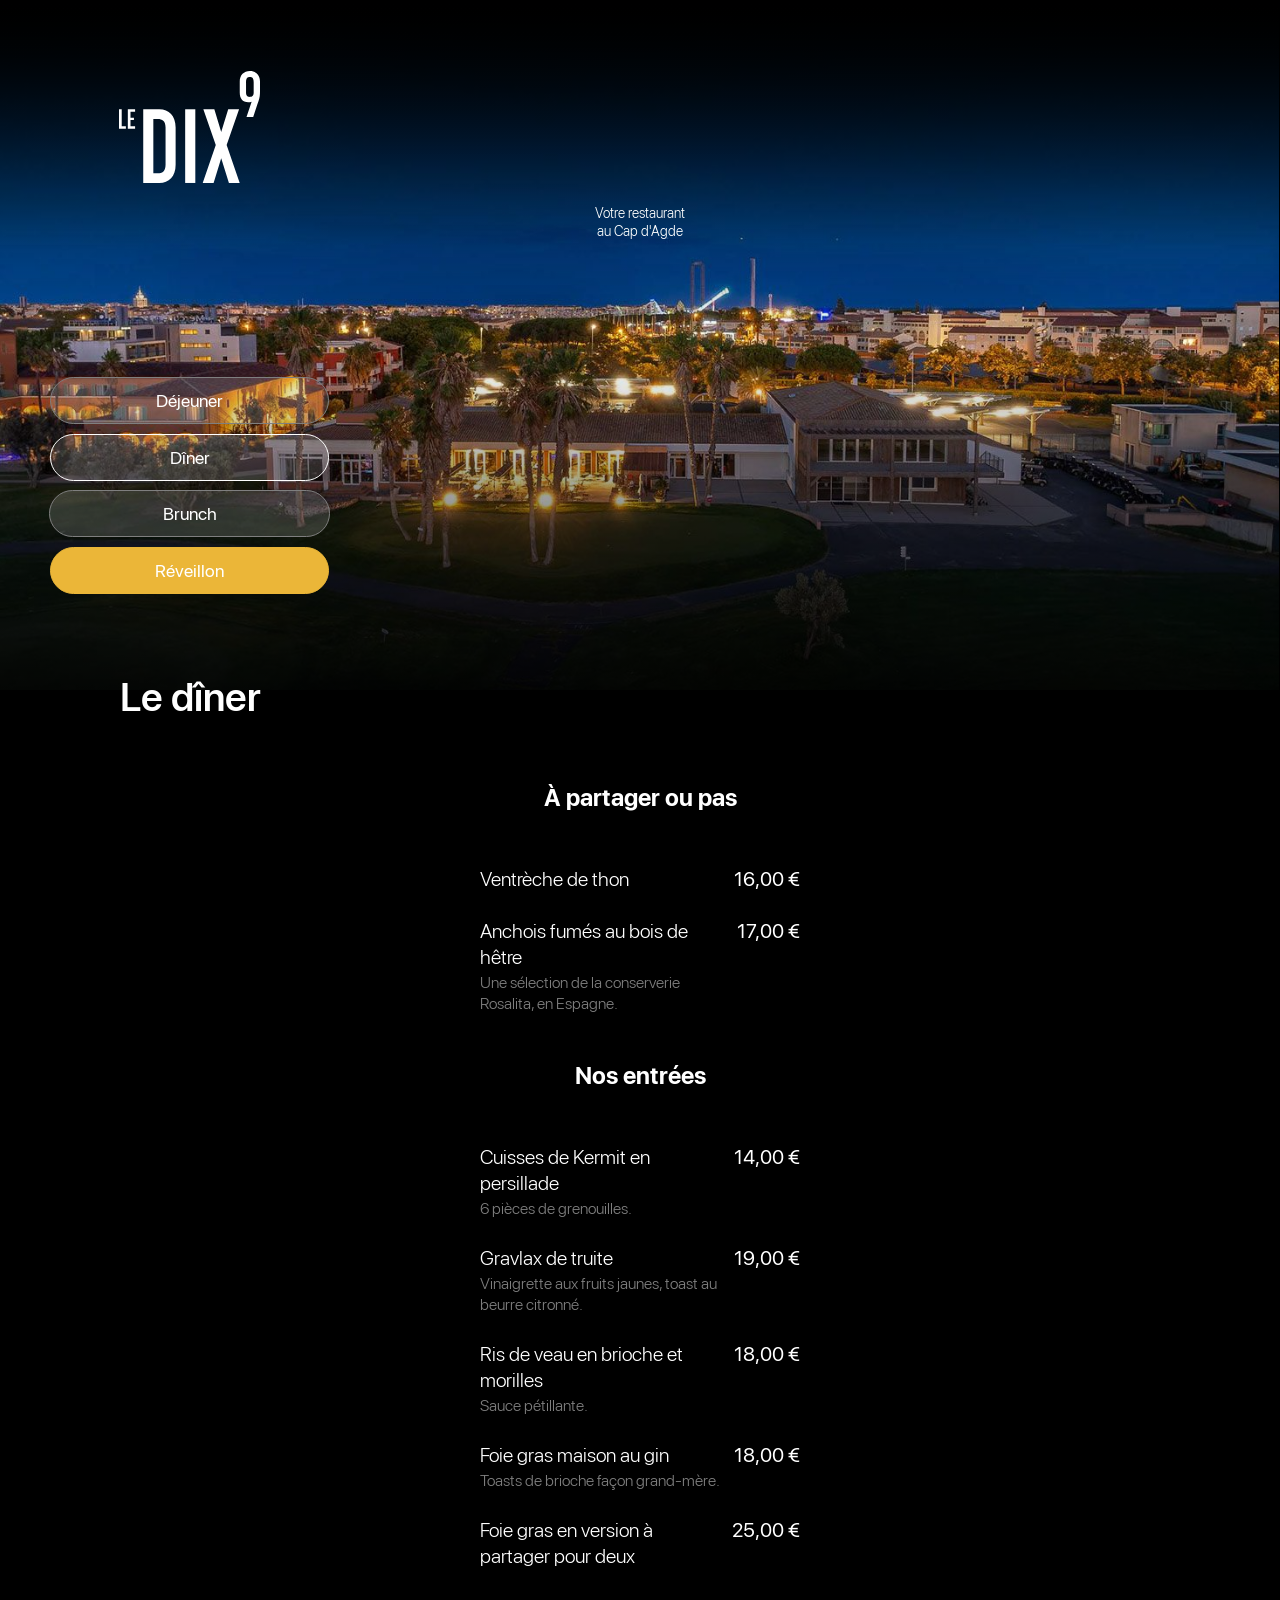
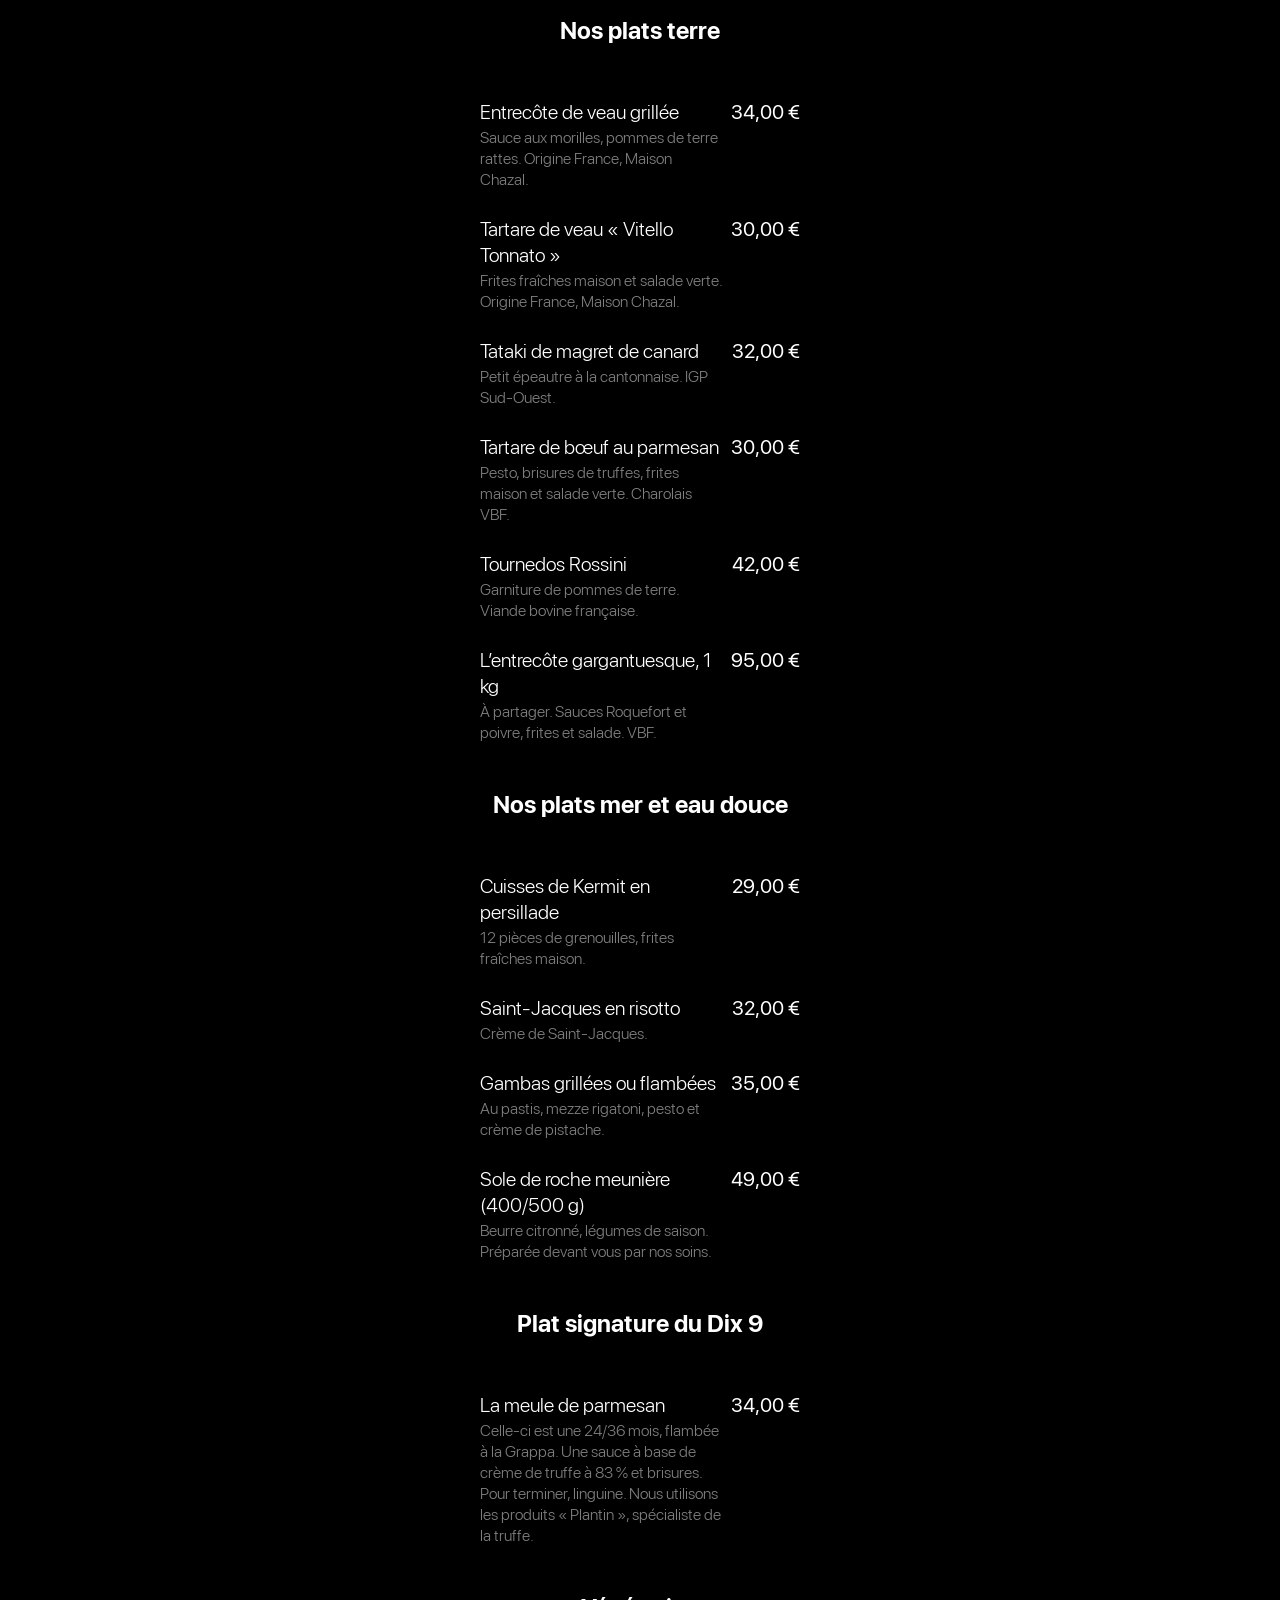
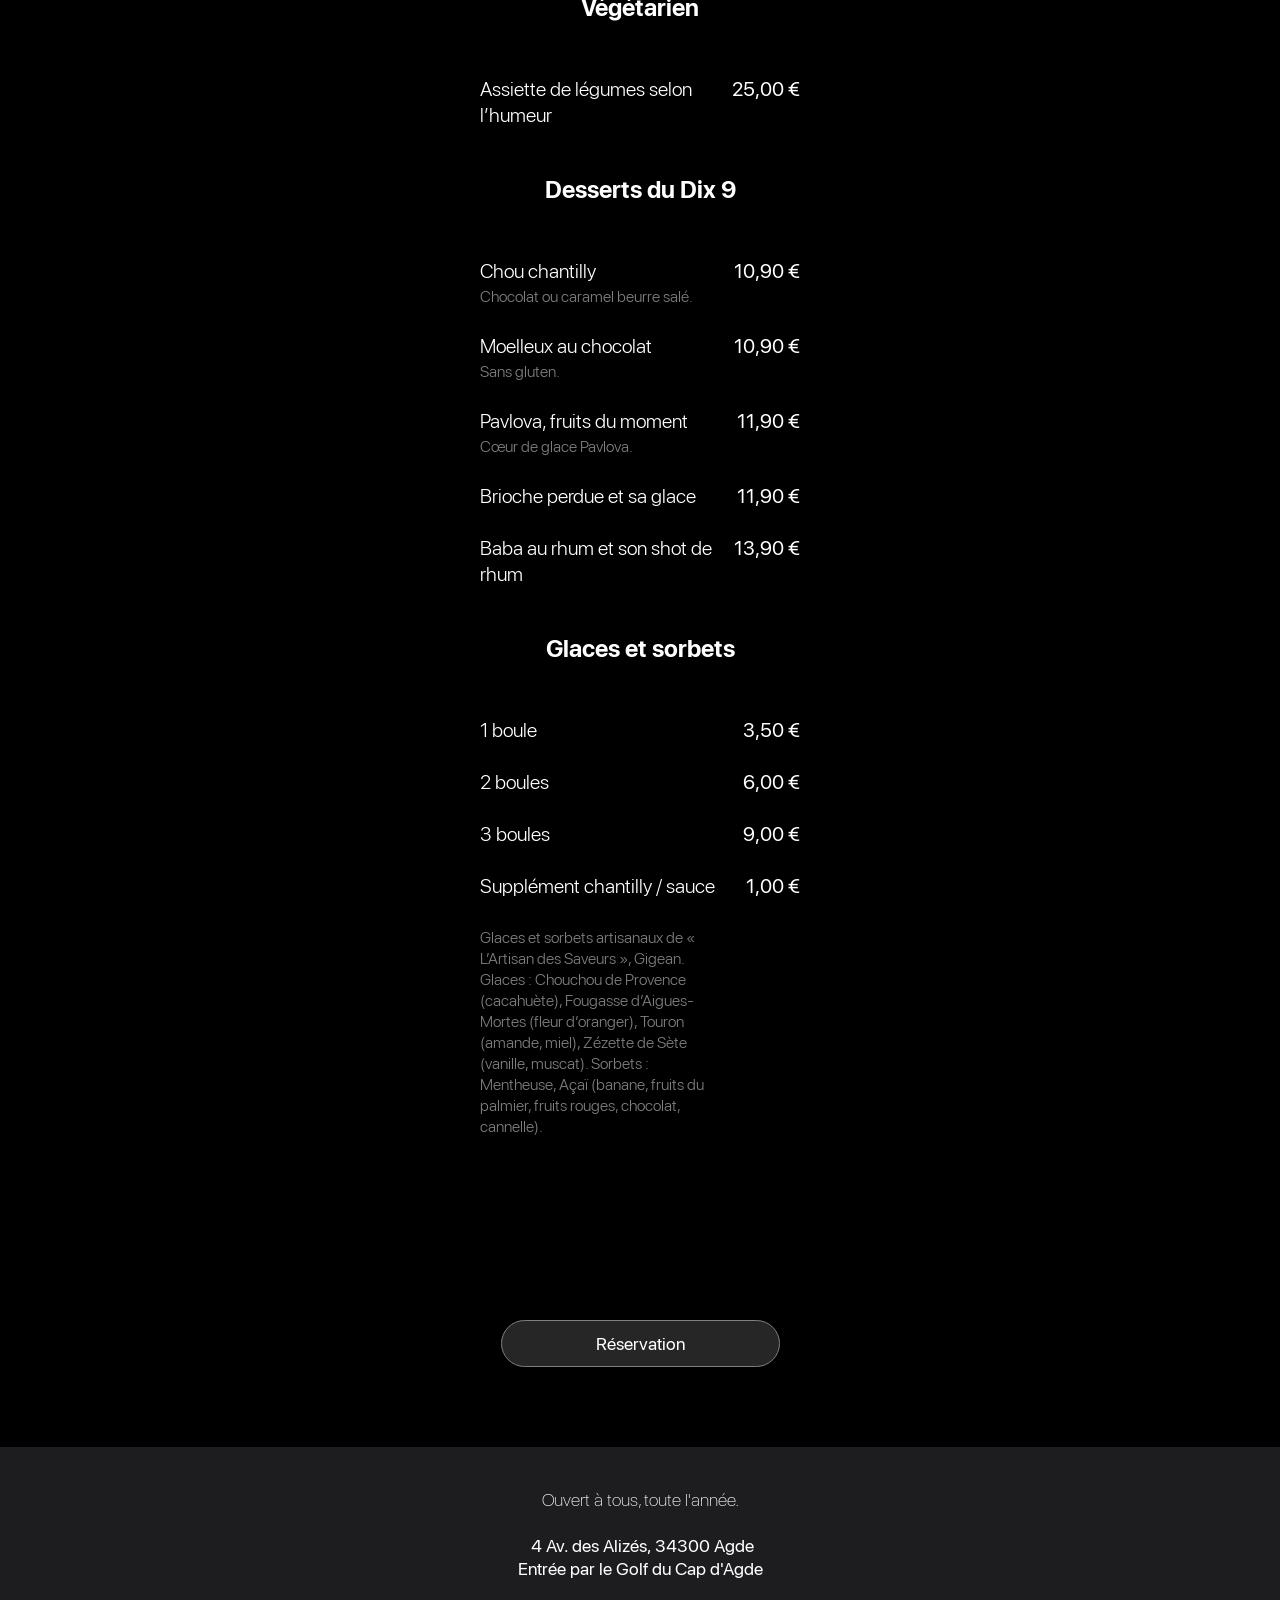
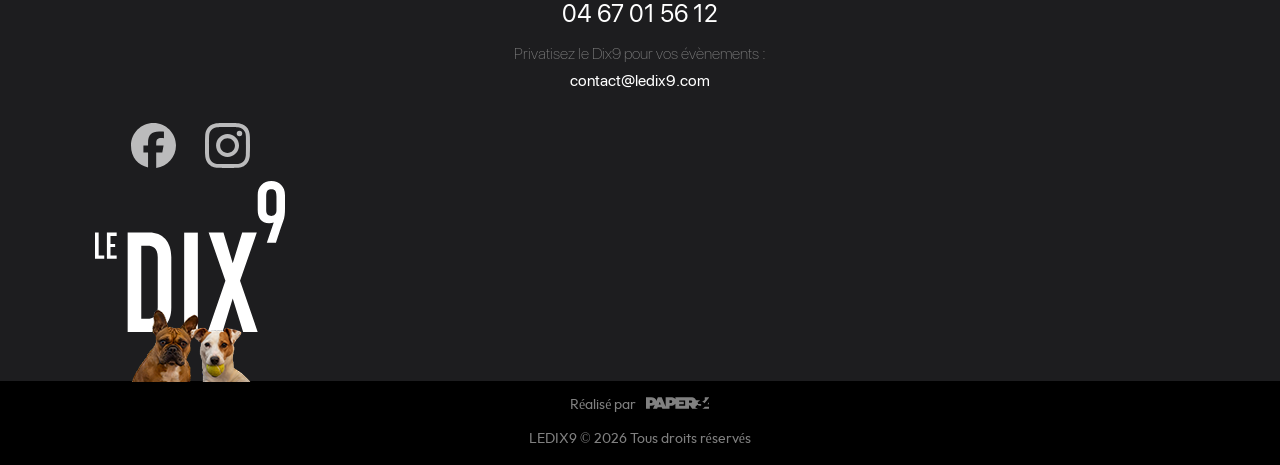
<file: phone/la-carte---diner.html>
<!DOCTYPE html>
<html class="nojs html css_verticalspacer" lang="fr-FR">
 <head>

  <meta http-equiv="Content-type" content="text/html;charset=UTF-8"/>
  <meta name="generator" content="2018.1.1.386"/>
  <meta name="viewport" content="width=380"/>
  
  <script type="text/javascript">
   // Update the 'nojs'/'js' class on the html node
document.documentElement.className = document.documentElement.className.replace(/\bnojs\b/g, 'js');

// Check that all required assets are uploaded and up-to-date
if(typeof Muse == "undefined") window.Muse = {}; window.Muse.assets = {"required":["museutils.js", "museconfig.js", "jquery.watch.js", "jquery.musepolyfill.bgsize.js", "jquery.scrolleffects.js", "require.js", "la-carte---diner.css"], "outOfDate":[]};
</script>
  
  <title>Carte Dîner | Le Dix9 — Restaurant au Cap d'Agde</title>
  <link rel="manifest" href="/site.webmanifest"/>
  <link rel="apple-touch-icon" sizes="180x180" href="/images/apple-touch-icon.png"/>
  <meta name="description" content="La carte du dîner du Dix9 au Cap d'Agde, le jeudi, le vendredi et le samedi soir : sole meunière, tournedos Rossini, meule de parmesan flambée. Terrasse vue golf."/>
  <link rel="canonical" href="https://www.ledix9.com/la-carte---diner.html"/>
  
  <!-- CSS -->
  <link rel="stylesheet" type="text/css" href="../css/site_global.css?crc=4061967667"/>
  <link rel="stylesheet" type="text/css" href="css/master_a-gabarit.css?crc=486669381"/>
  <link rel="stylesheet" type="text/css" href="css/la-carte---diner.css?crc=4180363126" id="pagesheet"/>
  <style>
    html, body { overflow-x: hidden; }
    .html, html, body, .muse_css_mq { background-color: #000000 !important; }
    #page { margin: 0 auto; }
      /* Onglet Réveillon mobile */
    .d9m-tab{display:block;width:277px;min-height:45px;line-height:45px;border:1px solid #EBB638;border-radius:29px;background-color:#EBB638;text-align:center;font-size:18px;color:#FFFFFF;font-family:'__SF Pro Display_5',-apple-system,Helvetica,Arial,sans-serif;font-weight:400;margin-left:20px;margin-top:10px;position:relative;z-index:330;text-decoration:none;}
    .d9m-tab p,.d9m-tab:visited p{color:#FFFFFF;}
    .d9m-tab.on{border-color:#FFFFFF;}
</style>
    <!--HTML Widget code-->
  
<style>

/* Created by Joseph Angelo Todaro of MuseResources.com. Reuse of this code is traceable and strictly prohibited. */

.u5366float{
    animation: u5366floatHorizontalFrames ease-in-out 2s;
  animation-iteration-count: infinite;
  transform-origin: 50% 50%;
    -webkit-animation: u5366floatHorizontalFrames ease-in-out 2s;
  -webkit-animation-iteration-count: infinite;
  -webkit-transform-origin: 50% 50%;
    -moz-animation: u5366floatHorizontalFrames ease-in-out 2s;
  -moz-animation-iteration-count: infinite;
  -moz-transform-origin: 50% 50%;
    -o-animation: u5366floatHorizontalFrames ease-in-out 2s;
  -o-animation-iteration-count: infinite;
  -o-transform-origin: 50% 50%;
    -ms-animation: u5366floatHorizontalFrames ease-in-out 2s;
  -ms-animation-iteration-count: infinite;
  -ms-transform-origin: 50% 50%;
}

@keyframes u5366floatVerticalFrames{
  0% {
    transform:  translate(0px,0px)  ;
  }
  50% {
    transform:  translate(0px,-10px)  ;
  }
  100% {
    transform:  translate(0px,0px)  ;
  }
}

@-moz-keyframes u5366floatVerticalFrames{
  0% {
    -moz-transform:  translate(0px,0px)  ;
  }
  50% {
    -moz-transform:  translate(0px,-10px)  ;
  }
  100% {
    -moz-transform:  translate(0px,0px)  ;
  }
}

@-webkit-keyframes u5366floatVerticalFrames {
  0% {
    -webkit-transform:  translate(0px,0px)  ;
  }
  50% {
    -webkit-transform:  translate(0px,-10px)  ;
  }
  100% {
    -webkit-transform:  translate(0px,0px)  ;
  }
}

@-o-keyframes u5366floatVerticalFrames {
  0% {
    -o-transform:  translate(0px,0px)  ;
  }
  50% {
    -o-transform:  translate(0px,-10px)  ;
  }
  100% {
    -o-transform:  translate(0px,0px)  ;
  }
}

@-ms-keyframes u5366floatVerticalFrames {
  0% {
    -ms-transform:  translate(0px,0px)  ;
  }
  50% {
    -ms-transform:  translate(0px,-10px)  ;
  }
  100% {
    -ms-transform:  translate(0px,0px)  ;
  }
}




@keyframes u5366floatHorizontalFrames{
  0% {
    transform:  translate(0px,0px)  ;
  }
  50% {
    transform:  translate(-10px,0px)  ;
  }
  100% {
    transform:  translate(0px,0px)  ;
  }
}

@-moz-keyframes u5366floatHorizontalFrames{
  0% {
    -moz-transform:  translate(0px,0px)  ;
  }
  50% {
    -moz-transform:  translate(-10px, 0px)  ;
  }
  100% {
    -moz-transform:  translate(0px,0px)  ;
  }
}

@-webkit-keyframes u5366floatHorizontalFrames {
  0% {
    -webkit-transform:  translate(0px,0px)  ;
  }
  50% {
    -webkit-transform:  translate(-10px,0px)  ;
  }
  100% {
    -webkit-transform:  translate(0px,0px)  ;
  }
}

@-o-keyframes u5366floatHorizontalFrames {
  0% {
    -o-transform:  translate(0px,0px)  ;
  }
  50% {
    -o-transform:  translate(-10px,0px)  ;
  }
  100% {
    -o-transform:  translate(0px,0px)  ;
  }
}

@-ms-keyframes u5366floatHorizontalFrames {
  0% {
    -ms-transform:  translate(0px,0px)  ;
  }
  50% {
    -ms-transform:  translate(-10px,0px)  ;
  }
  100% {
    -ms-transform:  translate(0px,0px)  ;
  }
}

/* Created by Joseph Angelo Todaro of MuseResources.com. Reuse of this code is traceable and strictly prohibited. */

</style>
 

  		
  <!--/*

*/
-->
 
  <!-- Scroll Reveal Animations -->
  <style>
    .reveal {
      opacity: 0;
      transform: translateY(28px);
      transition: opacity 0.8s cubic-bezier(0.16, 1, 0.3, 1),
                  transform 0.8s cubic-bezier(0.16, 1, 0.3, 1);
    }
    .reveal.visible { opacity: 1; transform: translateY(0); }
    .reveal-scale {
      opacity: 0; transform: scale(0.95);
      transition: opacity 0.8s cubic-bezier(0.16, 1, 0.3, 1),
                  transform 0.8s cubic-bezier(0.16, 1, 0.3, 1);
    }
    .reveal-scale.visible { opacity: 1; transform: scale(1); }
    .stagger-item {
      opacity: 0; transform: translateY(20px);
      transition: opacity 0.6s cubic-bezier(0.16, 1, 0.3, 1),
                  transform 0.6s cubic-bezier(0.16, 1, 0.3, 1);
    }
    .stagger-item.visible { opacity: 1; transform: translateY(0); }
    @media (prefers-reduced-motion: reduce) {
      .reveal, .reveal-scale, .stagger-item { opacity: 1; transform: none; transition: none; }
    }

    #u4845 { display: none !important; }   /* spacer Muse de tête redondant */
    /* === Carte dîner mars 2026 mobile — helper classes répliquant le style Muse === */
    .d9m-sec { width: 320px; margin-left: 30px; position: relative; }
    .d9m-title {
      width: 320px; min-height: 62px; padding: 10px 0;
      line-height: 31px; text-align: center; font-size: 24px; color: #FFFFFF;
      font-family: '__SF Pro Display_5'; font-weight: 700; position: relative;
    }
    .d9m-row { width: 0.01px; position: relative; }
    .d9m-name {
      width: 242px; min-height: 0; padding: 13px 0;
      line-height: 26px; font-size: 20px; color: #FFFFFF;
      font-family: '__SF Pro Display_5'; font-weight: 300;
      position: relative; margin-right: -10000px;
    }
    .d9m-name .n { font-size: 20px; line-height: 26px; color: #FFFFFF; }
    .d9m-name .d { font-size: 16px; line-height: 21px; color: #7F7F7F; margin-top: 2px; }
    .d9m-price {
      width: 78px; min-height: 0; padding: 13px 0;
      line-height: 26px; text-align: right; font-size: 20px; color: #FFFFFF;
      font-family: '__SF Pro Display_5'; font-weight: 400;
      position: relative; margin-right: -10000px; left: 242px;
    }
    .d9m-spacer { width: 320px; height: 22px; position: relative; }
  </style>
 </head>
 <body>

  <!--HTML Widget code-->
   
<!------------------------------------------------------------------------------
================================================================================
--------------------------------------------------------------------------------



      _        ____    ____   ________    
     / \      |_   \  /   _| |_   __  |   
    / _ \       |   \/   |     | |_ \_|   
   / ___ \      | |\  /| |     |  _| _    
 _/ /   \ \_   _| |_\/_| |_   _| |__/ |   
|____| |____| |_____||_____| |________| 


This website uses widget(s) from AdobeMuseExpert.com // This widgets are fee
to use and available for download at: http://adobemuseexpert.com/




--------------------------------------------------------------------------------
================================================================================
------------------------------------------------------------------------------->



		
  
  <div class="clearfix" id="page"><!-- group -->
   <div class="clearfix grpelem" id="ppu5153"><!-- column -->
    <div class="clearfix colelem" id="pu5153"><!-- group -->
     <div class="browser_width grpelem" id="u5153-bw">
      <div class="museBGSize" id="u5153"><!-- simple frame --></div>
     </div>
     <div class="browser_width grpelem" id="u4899-bw">
      <div class="gradient" id="u4899"><!-- simple frame --></div>
     </div>
     <div class="browser_width grpelem" id="u4887-bw">
      <div class="gradient clearfix" id="u4887"><!-- column -->
       <a class="nonblock nontext rounded-corners Bouton rgba-background clearfix colelem" id="u4731-4" href="la-carte---dejeuner.html"><!-- content --><p>Déjeuner</p></a>
       <a class="nonblock nontext MuseLinkActive Bouton rgba-background rounded-corners clearfix colelem" id="u4730-4" href="la-carte---diner.html"><!-- content --><p>Dîner</p></a>
       <a class="nonblock nontext Bouton rgba-background rounded-corners clearfix colelem" id="u4729-4" href="la-carte---brunch.html"><!-- content --><p>Brunch</p></a>
       <a class="nonblock nontext clearfix colelem d9m-tab" href="reveillon-saint-sylvestre.html"><p>Réveillon</p></a>
       <div class="clearfix colelem" id="pu4880-5"><!-- group -->
        <div class="clearfix grpelem" id="u4880-5"><!-- content -->
         <p id="u4880-2">Le dîner</p>
         <p id="u4880-3">&nbsp;</p>
        </div>
        <div class="grpelem" id="u5702"><!-- custom html -->
         <div class="elfsight-app-4d9b28bf-634b-4cb0-8823-46dfa961b8a8" data-elfsight-app-lazy></div>
        </div>
       </div>
      </div>
     </div>
     <div class="browser_width grpelem" id="u3904-bw">
      <div class="clearfix" id="u3904"><!-- group -->
       <a class="nonblock nontext clip_frame grpelem" id="u3927" href="index.html"><!-- svg --><img class="svg" id="u3928" src="../images/logo-blanc-ledix9.svg?crc=236652279" width="141" height="112" alt="Logo Le Dix9 — Restaurant au Cap d'Agde" data-mu-svgfallback="../images/logo-blanc-ledix9_poster_.png?crc=315783576"/></a>
      </div>
     </div>
     <div class="browser_width grpelem" id="u3929-6-bw">
      <a class="nonblock nontext clearfix" id="u3929-6" href="../index.html?devicelock=desktop"><!-- content --><p>Votre restaurant</p><p>au Cap d'Agde</p></a>
     </div>
    </div>
    <div class="colelem" id="u4845"><!-- content --></div>
         <div class="clearfix colelem d9m-spacer"></div>
     <div class="clearfix colelem d9m-sec">
      <div class="clearfix colelem d9m-title"><p>À partager ou pas</p></div>
      <div class="clearfix colelem d9m-row">
       <div class="clearfix grpelem d9m-name"><p class="n">Ventrèche de thon</p></div>
       <div class="clearfix grpelem d9m-price"><p>16,00 €</p></div>
      </div>
      <div class="clearfix colelem d9m-row">
       <div class="clearfix grpelem d9m-name"><p class="n">Anchois fumés au bois de hêtre</p><p class="d">Une sélection de la conserverie Rosalita, en Espagne.</p></div>
       <div class="clearfix grpelem d9m-price"><p>17,00 €</p></div>
      </div>
     </div>
     <div class="clearfix colelem d9m-spacer"></div>
     <div class="clearfix colelem d9m-sec">
      <div class="clearfix colelem d9m-title"><p>Nos entrées</p></div>
      <div class="clearfix colelem d9m-row">
       <div class="clearfix grpelem d9m-name"><p class="n">Cuisses de Kermit en persillade</p><p class="d">6 pièces de grenouilles.</p></div>
       <div class="clearfix grpelem d9m-price"><p>14,00 €</p></div>
      </div>
      <div class="clearfix colelem d9m-row">
       <div class="clearfix grpelem d9m-name"><p class="n">Gravlax de truite</p><p class="d">Vinaigrette aux fruits jaunes, toast au beurre citronné.</p></div>
       <div class="clearfix grpelem d9m-price"><p>19,00 €</p></div>
      </div>
      <div class="clearfix colelem d9m-row">
       <div class="clearfix grpelem d9m-name"><p class="n">Ris de veau en brioche et morilles</p><p class="d">Sauce pétillante.</p></div>
       <div class="clearfix grpelem d9m-price"><p>18,00 €</p></div>
      </div>
      <div class="clearfix colelem d9m-row">
       <div class="clearfix grpelem d9m-name"><p class="n">Foie gras maison au gin</p><p class="d">Toasts de brioche façon grand-mère.</p></div>
       <div class="clearfix grpelem d9m-price"><p>18,00 €</p></div>
      </div>
      <div class="clearfix colelem d9m-row">
       <div class="clearfix grpelem d9m-name"><p class="n">Foie gras en version à partager pour deux</p></div>
       <div class="clearfix grpelem d9m-price"><p>25,00 €</p></div>
      </div>
     </div>
     <div class="clearfix colelem d9m-spacer"></div>
     <div class="clearfix colelem d9m-sec">
      <div class="clearfix colelem d9m-title"><p>Nos plats terre</p></div>
      <div class="clearfix colelem d9m-row">
       <div class="clearfix grpelem d9m-name"><p class="n">Entrecôte de veau grillée</p><p class="d">Sauce aux morilles, pommes de terre rattes. Origine France, Maison Chazal.</p></div>
       <div class="clearfix grpelem d9m-price"><p>34,00 €</p></div>
      </div>
      <div class="clearfix colelem d9m-row">
       <div class="clearfix grpelem d9m-name"><p class="n">Tartare de veau « Vitello Tonnato »</p><p class="d">Frites fraîches maison et salade verte. Origine France, Maison Chazal.</p></div>
       <div class="clearfix grpelem d9m-price"><p>30,00 €</p></div>
      </div>
      <div class="clearfix colelem d9m-row">
       <div class="clearfix grpelem d9m-name"><p class="n">Tataki de magret de canard</p><p class="d">Petit épeautre à la cantonnaise. IGP Sud-Ouest.</p></div>
       <div class="clearfix grpelem d9m-price"><p>32,00 €</p></div>
      </div>
      <div class="clearfix colelem d9m-row">
       <div class="clearfix grpelem d9m-name"><p class="n">Tartare de bœuf au parmesan</p><p class="d">Pesto, brisures de truffes, frites maison et salade verte. Charolais VBF.</p></div>
       <div class="clearfix grpelem d9m-price"><p>30,00 €</p></div>
      </div>
      <div class="clearfix colelem d9m-row">
       <div class="clearfix grpelem d9m-name"><p class="n">Tournedos Rossini</p><p class="d">Garniture de pommes de terre. Viande bovine française.</p></div>
       <div class="clearfix grpelem d9m-price"><p>42,00 €</p></div>
      </div>
      <div class="clearfix colelem d9m-row">
       <div class="clearfix grpelem d9m-name"><p class="n">L’entrecôte gargantuesque, 1 kg</p><p class="d">À partager. Sauces Roquefort et poivre, frites et salade. VBF.</p></div>
       <div class="clearfix grpelem d9m-price"><p>95,00 €</p></div>
      </div>
     </div>
     <div class="clearfix colelem d9m-spacer"></div>
     <div class="clearfix colelem d9m-sec">
      <div class="clearfix colelem d9m-title"><p>Nos plats mer et eau douce</p></div>
      <div class="clearfix colelem d9m-row">
       <div class="clearfix grpelem d9m-name"><p class="n">Cuisses de Kermit en persillade</p><p class="d">12 pièces de grenouilles, frites fraîches maison.</p></div>
       <div class="clearfix grpelem d9m-price"><p>29,00 €</p></div>
      </div>
      <div class="clearfix colelem d9m-row">
       <div class="clearfix grpelem d9m-name"><p class="n">Saint-Jacques en risotto</p><p class="d">Crème de Saint-Jacques.</p></div>
       <div class="clearfix grpelem d9m-price"><p>32,00 €</p></div>
      </div>
      <div class="clearfix colelem d9m-row">
       <div class="clearfix grpelem d9m-name"><p class="n">Gambas grillées ou flambées</p><p class="d">Au pastis, mezze rigatoni, pesto et crème de pistache.</p></div>
       <div class="clearfix grpelem d9m-price"><p>35,00 €</p></div>
      </div>
      <div class="clearfix colelem d9m-row">
       <div class="clearfix grpelem d9m-name"><p class="n">Sole de roche meunière (400/500 g)</p><p class="d">Beurre citronné, légumes de saison. Préparée devant vous par nos soins.</p></div>
       <div class="clearfix grpelem d9m-price"><p>49,00 €</p></div>
      </div>
     </div>
     <div class="clearfix colelem d9m-spacer"></div>
     <div class="clearfix colelem d9m-sec">
      <div class="clearfix colelem d9m-title"><p>Plat signature du Dix 9</p></div>
      <div class="clearfix colelem d9m-row">
       <div class="clearfix grpelem d9m-name"><p class="n">La meule de parmesan</p><p class="d">Celle-ci est une 24/36 mois, flambée à la Grappa. Une sauce à base de crème de truffe à 83 % et brisures. Pour terminer, linguine. Nous utilisons les produits « Plantin », spécialiste de la truffe.</p></div>
       <div class="clearfix grpelem d9m-price"><p>34,00 €</p></div>
      </div>
     </div>
     <div class="clearfix colelem d9m-spacer"></div>
     <div class="clearfix colelem d9m-sec">
      <div class="clearfix colelem d9m-title"><p>Végétarien</p></div>
      <div class="clearfix colelem d9m-row">
       <div class="clearfix grpelem d9m-name"><p class="n">Assiette de légumes selon l’humeur</p></div>
       <div class="clearfix grpelem d9m-price"><p>25,00 €</p></div>
      </div>
     </div>
     <div class="clearfix colelem d9m-spacer"></div>
     <div class="clearfix colelem d9m-sec">
      <div class="clearfix colelem d9m-title"><p>Desserts du Dix 9</p></div>
      <div class="clearfix colelem d9m-row">
       <div class="clearfix grpelem d9m-name"><p class="n">Chou chantilly</p><p class="d">Chocolat ou caramel beurre salé.</p></div>
       <div class="clearfix grpelem d9m-price"><p>10,90 €</p></div>
      </div>
      <div class="clearfix colelem d9m-row">
       <div class="clearfix grpelem d9m-name"><p class="n">Moelleux au chocolat</p><p class="d">Sans gluten.</p></div>
       <div class="clearfix grpelem d9m-price"><p>10,90 €</p></div>
      </div>
      <div class="clearfix colelem d9m-row">
       <div class="clearfix grpelem d9m-name"><p class="n">Pavlova, fruits du moment</p><p class="d">Cœur de glace Pavlova.</p></div>
       <div class="clearfix grpelem d9m-price"><p>11,90 €</p></div>
      </div>
      <div class="clearfix colelem d9m-row">
       <div class="clearfix grpelem d9m-name"><p class="n">Brioche perdue et sa glace</p></div>
       <div class="clearfix grpelem d9m-price"><p>11,90 €</p></div>
      </div>
      <div class="clearfix colelem d9m-row">
       <div class="clearfix grpelem d9m-name"><p class="n">Baba au rhum et son shot de rhum</p></div>
       <div class="clearfix grpelem d9m-price"><p>13,90 €</p></div>
      </div>
     </div>
     <div class="clearfix colelem d9m-spacer"></div>
     <div class="clearfix colelem d9m-sec">
      <div class="clearfix colelem d9m-title"><p>Glaces et sorbets</p></div>
      <div class="clearfix colelem d9m-row">
       <div class="clearfix grpelem d9m-name"><p class="n">1 boule</p></div>
       <div class="clearfix grpelem d9m-price"><p>3,50 €</p></div>
      </div>
      <div class="clearfix colelem d9m-row">
       <div class="clearfix grpelem d9m-name"><p class="n">2 boules</p></div>
       <div class="clearfix grpelem d9m-price"><p>6,00 €</p></div>
      </div>
      <div class="clearfix colelem d9m-row">
       <div class="clearfix grpelem d9m-name"><p class="n">3 boules</p></div>
       <div class="clearfix grpelem d9m-price"><p>9,00 €</p></div>
      </div>
      <div class="clearfix colelem d9m-row">
       <div class="clearfix grpelem d9m-name"><p class="n">Supplément chantilly / sauce</p></div>
       <div class="clearfix grpelem d9m-price"><p>1,00 €</p></div>
      </div>
      <div class="clearfix colelem d9m-row">
       <div class="clearfix grpelem d9m-name"><p class="d">Glaces et sorbets artisanaux de « L’Artisan des Saveurs », Gigean. Glaces : Chouchou de Provence (cacahuète), Fougasse d’Aigues-Mortes (fleur d’oranger), Touron (amande, miel), Zézette de Sète (vanille, muscat). Sorbets : Mentheuse, Açaï (banane, fruits du palmier, fruits rouges, chocolat, cannelle).</p></div>
       <div class="clearfix grpelem d9m-price"><p>&nbsp;</p></div>
      </div>
     </div>
     <div class="colelem" id="u5754"><!-- simple frame --></div>
    <a class="nonblock nontext Bouton rgba-background rounded-corners clearfix colelem" id="u5755-4" href="reservation.html"><!-- content --><p>Réservation</p></a>
    <div class="colelem" id="u5753"><!-- simple frame --></div>
   </div>
   <div class="verticalspacer" data-offset-top="3563" data-content-above-spacer="3562" data-content-below-spacer="616"></div>
   <a class="anchor_item grpelem" id="contact"></a>
   <div class="clearfix grpelem" id="pu5366"><!-- column -->
    <div class="size_fixed colelem" id="u5366"><!-- custom html -->
     
            
    </div>
    <div class="clearfix colelem" id="pu3824"><!-- group -->
     <div class="browser_width grpelem" id="u3824-bw">
      <div class="clearfix" id="u3824"><!-- column -->
       <div class="position_content" id="u3824_position_content">
        <div class="clearfix colelem" id="pu3849"><!-- group -->
         <a class="nonblock nontext grpelem" id="u3849" href="https://www.facebook.com/ledix9restaurant" target="_blank"><!-- simple frame --></a>
         <a class="nonblock nontext grpelem" id="u3848" href="https://www.instagram.com/ledix9restaurant/" target="_blank"><!-- simple frame --></a>
        </div>
        <div class="clearfix colelem" id="pu3885"><!-- group -->
         <div class="clip_frame grpelem" id="u3885"><!-- svg -->
          <img class="svg" id="u3886" src="../images/logo-blanc-ledix9.svg?crc=236652279" width="190" height="151" alt="Logo Le Dix9 — Restaurant au Cap d'Agde" data-mu-svgfallback="../images/logo-blanc-ledix9_poster_.png?crc=315783576"/>
         </div>
         <div class="clip_frame grpelem" id="u3887"><!-- image -->
          <img class="block" id="u3887_img" src="../images/chiens-ledix9-crop-u3887.png?crc=4241495702" alt="Mascotte du Dix9 — restaurant au Cap d'Agde" width="124" height="76"/>
         </div>
        </div>
       </div>
      </div>
     </div>
     <div class="browser_width grpelem" id="u3846-6-bw">
      <div class="clearfix" id="u3846-6"><!-- content -->
       <p>&nbsp;4 Av. des Alizés, 34300 Agde</p>
       <p>Entrée par le Golf du Cap d'Agde</p>
      </div>
     </div>
     <div class="browser_width grpelem" id="u3844-4-bw">
      <div class="clearfix" id="u3844-4"><!-- content -->
       <p>Privatisez le Dix9 pour vos évènements :</p>
      </div>
     </div>
     <div class="browser_width grpelem" id="u3845-5-bw">
      <div class="pointer_cursor clearfix" id="u3845-5"><!-- content -->
       <a class="block" href="mailto:ledix9restaurant@gmail.com"><!-- Block link tag --></a>
       <p><a class="nonblock" href="mailto:contact@ledix9.com">contact@ledix9.com</a></p>
      </div>
     </div>
     <div class="browser_width grpelem" id="u3847-4-bw">
      <div class="clearfix" id="u3847-4"><!-- content -->
       <p><a class="nonblock" href="tel:+33467015612" style="color:inherit;text-decoration:none">04 67 01 56 12</a></p>
      </div>
     </div>
     <div class="browser_width grpelem" id="u3882-5-bw">
      <div class="clearfix" id="u3882-5"><!-- content -->
       <p>Ouvert à tous, toute l'année.</p>
       <p>&nbsp;</p>
      </div>
     </div>
    </div>
    <div class="clearfix colelem" id="pu3829-4"><!-- group -->
     <div class="clearfix grpelem" id="u3829-4"><!-- content -->
      <p><span class="R-f-r-nce---Ville" id="u3829">Réalisé par</span></p>
     </div>
     <a class="nonblock nontext clip_frame grpelem" id="u3827" href="https://paper34.fr"><!-- svg --><img class="svg" id="u3828" src="../images/logoblanc-paper34.svg?crc=3970129298" width="64" height="12" alt="Paper34" data-mu-svgfallback="../images/logoblanc-paper34_poster_.png?crc=50960925"/></a>
    </div>
    <div class="browser_width colelem" id="u3839-bw">
     <div class="size_browser_width" id="u3839"><!-- custom html -->
      
							<div class="ame-auto-copytight-year">
								<p class="ame-copyright-text">LEDIX9 &copy; <script type="text/javascript">document.write(new Date().getFullYear());</script> Tous droits réservés</p>
							</div>

						
     </div>
    </div>
   </div>
  </div>
  <!-- JS includes -->
  <script type="text/javascript">
   if (document.location.protocol != 'https:') document.write('\x3Cscript src="http://musecdn2.businesscatalyst.com/scripts/4.0/jquery-1.8.3.min.js" type="text/javascript">\x3C/script>');
</script>
  <script type="text/javascript">
   window.jQuery || document.write('\x3Cscript src="../scripts/jquery-1.8.3.min.js?crc=209076791" type="text/javascript">\x3C/script>');
</script>
  <!-- Other scripts -->
  <script type="text/javascript">
   // Decide whether to suppress missing file error or not based on preference setting
var suppressMissingFileError = false
</script>
  <script type="text/javascript">
   window.Muse.assets.check=function(c){if(!window.Muse.assets.checked){window.Muse.assets.checked=!0;var b={},d=function(a,b){if(window.getComputedStyle){var c=window.getComputedStyle(a,null);return c&&c.getPropertyValue(b)||c&&c[b]||""}if(document.documentElement.currentStyle)return(c=a.currentStyle)&&c[b]||a.style&&a.style[b]||"";return""},a=function(a){if(a.match(/^rgb/))return a=a.replace(/\s+/g,"").match(/([\d\,]+)/gi)[0].split(","),(parseInt(a[0])<<16)+(parseInt(a[1])<<8)+parseInt(a[2]);if(a.match(/^\#/))return parseInt(a.substr(1),
16);return 0},f=function(f){for(var g=document.getElementsByTagName("link"),j=0;j<g.length;j++)if("text/css"==g[j].type){var l=(g[j].href||"").match(/\/?css\/([\w\-]+\.css)\?crc=(\d+)/);if(!l||!l[1]||!l[2])break;b[l[1]]=l[2]}g=document.createElement("div");g.className="version";g.style.cssText="display:none; width:1px; height:1px;";document.getElementsByTagName("body")[0].appendChild(g);for(j=0;j<Muse.assets.required.length;){var l=Muse.assets.required[j],k=l.match(/([\w\-\.]+)\.(\w+)$/),i=k&&k[1]?
k[1]:null,k=k&&k[2]?k[2]:null;switch(k.toLowerCase()){case "css":i=i.replace(/\W/gi,"_").replace(/^([^a-z])/gi,"_$1");g.className+=" "+i;i=a(d(g,"color"));k=a(d(g,"backgroundColor"));i!=0||k!=0?(Muse.assets.required.splice(j,1),"undefined"!=typeof b[l]&&(i!=b[l]>>>24||k!=(b[l]&16777215))&&Muse.assets.outOfDate.push(l)):j++;g.className="version";break;case "js":j++;break;default:throw Error("Unsupported file type: "+k);}}c?c().jquery!="1.8.3"&&Muse.assets.outOfDate.push("jquery-1.8.3.min.js"):Muse.assets.required.push("jquery-1.8.3.min.js");
g.parentNode.removeChild(g);if(Muse.assets.outOfDate.length||Muse.assets.required.length)g="Certains fichiers sur le serveur sont peut-être manquants ou incorrects. Videz le cache du navigateur et réessayez. Si le problème persiste, contactez le créateur du site.",f&&Muse.assets.outOfDate.length&&(g+="\nOut of date: "+Muse.assets.outOfDate.join(",")),f&&Muse.assets.required.length&&(g+="\nMissing: "+Muse.assets.required.join(",")),suppressMissingFileError?(g+="\nUse SuppressMissingFileError key in AppPrefs.xml to show missing file error pop up.",console.log(g)):alert(g)};location&&location.search&&location.search.match&&location.search.match(/muse_debug/gi)?
setTimeout(function(){f(!0)},5E3):f()}};
var muse_init=function(){require.config({baseUrl:"../"});require(["jquery","museutils","whatinput","jquery.musepolyfill.bgsize","jquery.watch","jquery.scrolleffects"],function(c){var $ = c;$(document).ready(function(){try{
window.Muse.assets.check($);/* body */
Muse.Utils.transformMarkupToFixBrowserProblemsPreInit();/* body */
Muse.Utils.prepHyperlinks(true);/* body */
Muse.Utils.resizeHeight('.browser_width');/* resize height */
Muse.Utils.requestAnimationFrame(function() { $('body').addClass('initialized'); });/* mark body as initialized */
Muse.Utils.makeButtonsVisibleAfterSettingMinWidth();/* body */
Muse.Utils.fullPage('#page');/* 100% height page */
$('#u5153').registerBackgroundPositionScrollEffect([{"in":[-Infinity,1.19],"speed":[0,1]},{"in":[1.19,Infinity],"speed":[0,0.7]}]);/* scroll effect */
Muse.Utils.showWidgetsWhenReady();/* body */
Muse.Utils.transformMarkupToFixBrowserProblems();/* body */
}catch(b){if(b&&"function"==typeof b.notify?b.notify():Muse.Assert.fail("Error calling selector function: "+b),false)throw b;}})})};

</script>
  <!-- RequireJS script -->
  <script src="../scripts/require.js?crc=4177726516" type="text/javascript" async data-main="../scripts/museconfig.js?crc=128606099" onload="if (requirejs) requirejs.onError = function(requireType, requireModule) { if (requireType && requireType.toString && requireType.toString().indexOf && 0 <= requireType.toString().indexOf('#scripterror')) window.Muse.assets.check(); }" onerror="window.Muse.assets.check();"></script>
  
  <!--HTML Widget code-->
  
<script type="text/javascript">

	$(".FLOAT").addClass('u5366float');


</script>

            <script>console.log("%cWidget from AdobeMuseExpert.com 😊","font: 2em roboto; color: #00bcd4;");</script>
            

		
   
  <script>
  (function() {
    if (window.matchMedia('(prefers-reduced-motion: reduce)').matches) return;
    var observer = new IntersectionObserver(function(entries) {
      entries.forEach(function(entry) {
        if (entry.isIntersecting) {
          entry.target.classList.add('visible');
          observer.unobserve(entry.target);
        }
      });
    }, { threshold: 0.08, rootMargin: '0px 0px -50px 0px' });
    document.querySelectorAll('.reveal, .reveal-scale').forEach(function(el) { observer.observe(el); });
    var so = new IntersectionObserver(function(entries) {
      entries.forEach(function(entry) {
        if (entry.isIntersecting) {
          var items = entry.target.parentElement.querySelectorAll('.stagger-item');
          items.forEach(function(item, i) { setTimeout(function() { item.classList.add('visible'); }, i * 120); });
          so.unobserve(entry.target);
        }
      });
    }, { threshold: 0.08 });
    document.querySelectorAll('.stagger-item:first-child').forEach(function(el) { so.observe(el); });
  })();
  </script>
   </body>
</html>
</file>
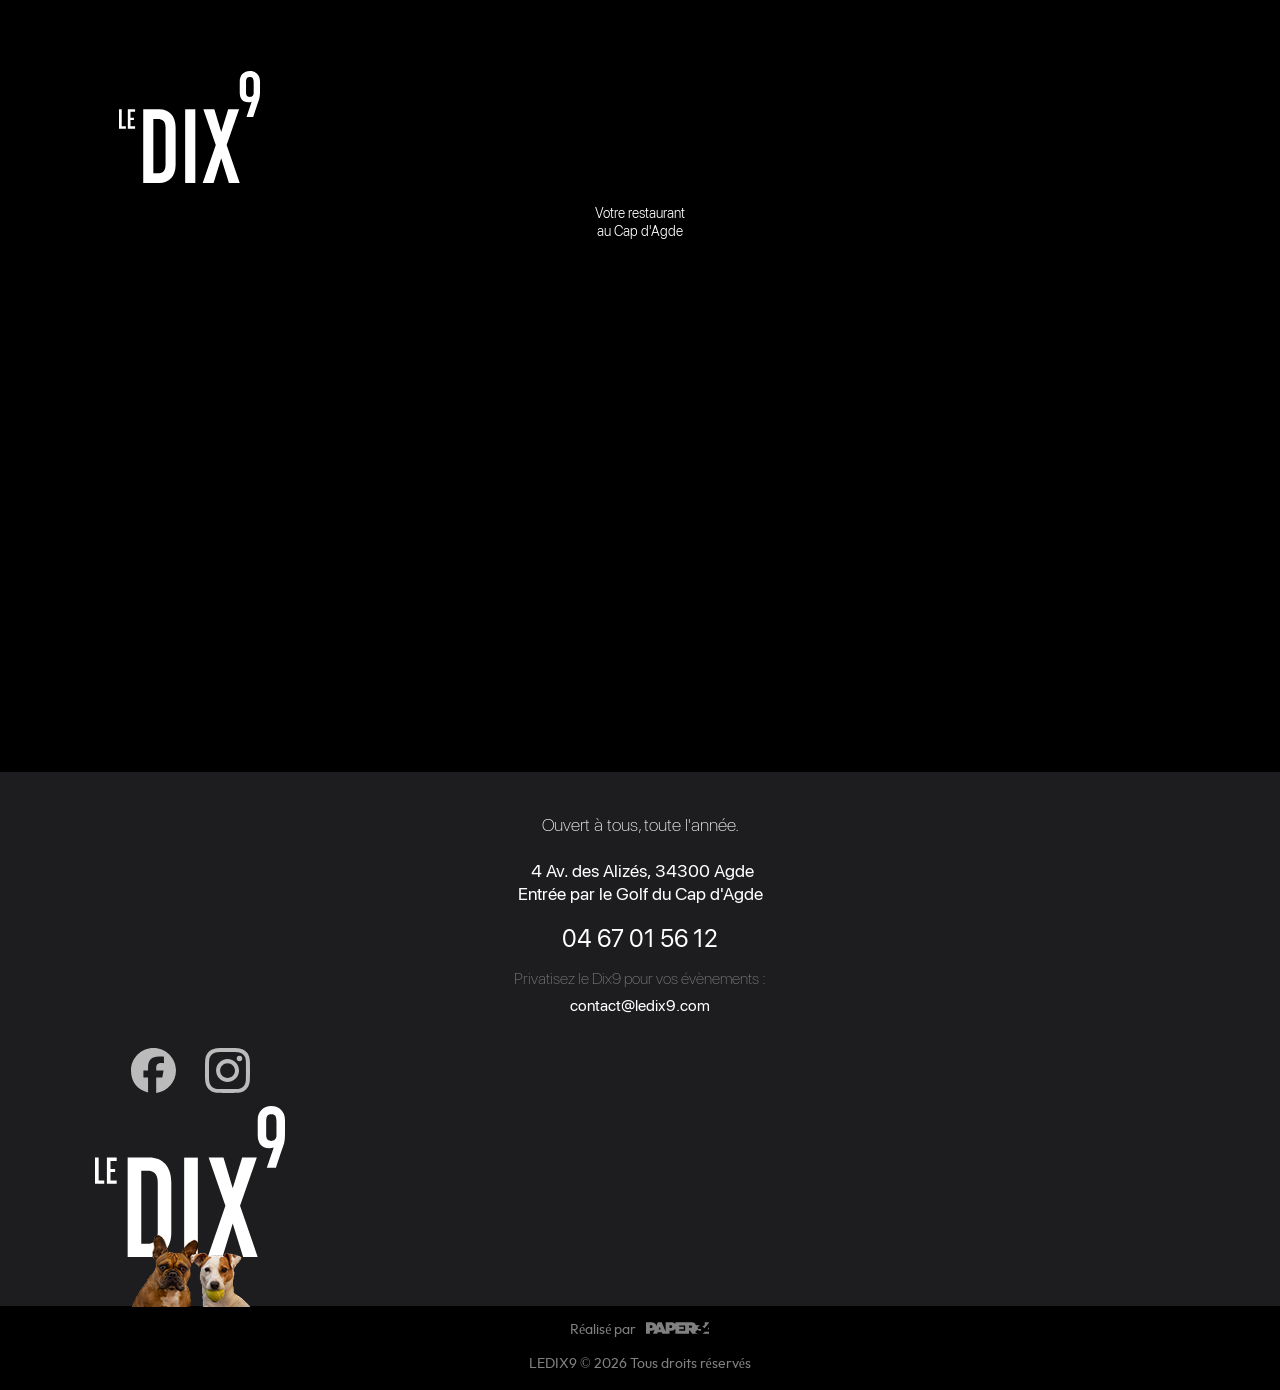
<file: phone/reservation.html>
<!DOCTYPE html>
<html class="nojs html css_verticalspacer" lang="fr-FR">
 <head>

  <meta http-equiv="Content-type" content="text/html;charset=UTF-8"/>
  <meta name="generator" content="2018.1.1.386"/>
  <meta name="viewport" content="width=380"/>
  
  <script type="text/javascript">
   // Update the 'nojs'/'js' class on the html node
document.documentElement.className = document.documentElement.className.replace(/\bnojs\b/g, 'js');

// Check that all required assets are uploaded and up-to-date
if(typeof Muse == "undefined") window.Muse = {}; window.Muse.assets = {"required":["museutils.js", "museconfig.js", "jquery.watch.js", "require.js", "reservation.css"], "outOfDate":[]};
</script>
  
  <title>Réserver une table au Dix9 — Restaurant vue golf, Cap d'Agde</title>
  <link rel="manifest" href="/site.webmanifest"/>
  <link rel="apple-touch-icon" sizes="180x180" href="/images/apple-touch-icon.png"/>
  <meta name="description" content="Réservez votre table en 1 minute au Dix9, le restaurant du Golf du Cap d'Agde : terrasse vue golf, meule de parmesan flambée en salle, brunch du dimanche. Ou par téléphone au 04 67 01 56 12."/>
  <link rel="canonical" href="https://www.ledix9.com/reservation.html"/>
  
  <!-- CSS -->
  <link rel="stylesheet" type="text/css" href="../css/site_global.css?crc=4061967667"/>
  <link rel="stylesheet" type="text/css" href="css/master_a-gabarit.css?crc=486669381"/>
  <link rel="stylesheet" type="text/css" href="css/reservation.css?crc=96263538" id="pagesheet"/>
  <style>
    html, body { overflow-x: hidden; }
    .html, html, body, .muse_css_mq { background-color: #000000 !important; }
    #page { margin: 0 auto; }
  </style>
    <!--HTML Widget code-->
   

  		
  <!--/*

*/
-->
 
  <!-- Scroll Reveal Animations -->
  <style>
    .reveal {
      opacity: 0;
      transform: translateY(28px);
      transition: opacity 0.8s cubic-bezier(0.16, 1, 0.3, 1),
                  transform 0.8s cubic-bezier(0.16, 1, 0.3, 1);
    }
    .reveal.visible { opacity: 1; transform: translateY(0); }
    .reveal-scale {
      opacity: 0; transform: scale(0.95);
      transition: opacity 0.8s cubic-bezier(0.16, 1, 0.3, 1),
                  transform 0.8s cubic-bezier(0.16, 1, 0.3, 1);
    }
    .reveal-scale.visible { opacity: 1; transform: scale(1); }
    .stagger-item {
      opacity: 0; transform: translateY(20px);
      transition: opacity 0.6s cubic-bezier(0.16, 1, 0.3, 1),
                  transform 0.6s cubic-bezier(0.16, 1, 0.3, 1);
    }
    .stagger-item.visible { opacity: 1; transform: translateY(0); }
    @media (prefers-reduced-motion: reduce) {
      .reveal, .reveal-scale, .stagger-item { opacity: 1; transform: none; transition: none; }
    }
  </style>
 </head>
 <body>

  <!--HTML Widget code-->
   
<!------------------------------------------------------------------------------
================================================================================
--------------------------------------------------------------------------------



      _        ____    ____   ________    
     / \      |_   \  /   _| |_   __  |   
    / _ \       |   \/   |     | |_ \_|   
   / ___ \      | |\  /| |     |  _| _    
 _/ /   \ \_   _| |_\/_| |_   _| |__/ |   
|____| |____| |_____||_____| |________| 


This website uses widget(s) from AdobeMuseExpert.com // This widgets are fee
to use and available for download at: http://adobemuseexpert.com/




--------------------------------------------------------------------------------
================================================================================
------------------------------------------------------------------------------->



		
  
  <div class="clearfix" id="page"><!-- group -->
   <div class="clearfix grpelem" id="ppu3904"><!-- column -->
    <div class="clearfix colelem" id="pu3904"><!-- group -->
     <div class="browser_width grpelem" id="u3904-bw">
      <div class="clearfix" id="u3904"><!-- group -->
       <a class="nonblock nontext clip_frame grpelem" id="u3927" href="index.html"><!-- svg --><img class="svg" id="u3928" src="../images/logo-blanc-ledix9.svg?crc=236652279" width="141" height="112" alt="Logo Le Dix9 — Restaurant au Cap d'Agde" data-mu-svgfallback="../images/logo-blanc-ledix9_poster_.png?crc=315783576"/></a>
      </div>
     </div>
     <div class="browser_width grpelem" id="u3929-6-bw">
      <a class="nonblock nontext clearfix" id="u3929-6" href="../index.html?devicelock=desktop"><!-- content --><p>Votre restaurant</p><p>au Cap d'Agde</p></a>
     </div>
    </div>
    <div class="clearfix colelem" id="pu5702"><!-- group -->
     <div class="grpelem" id="u5702"><!-- custom html -->
      <div class="elfsight-app-4d9b28bf-634b-4cb0-8823-46dfa961b8a8" data-elfsight-app-lazy></div>
     </div>
     <div class="rounded-corners grpelem" id="u4333"><!-- custom html -->
      <!-- Elfsight Form Builder | LE DIX9 - AGDE -->
<script>
/* Elfsight différé — hors chemin critique LCP */
(function(){var d=false;function l(){if(d)return;d=true;var s=document.createElement('script');s.src='https://elfsightcdn.com/platform.js';s.async=true;document.body.appendChild(s);}
if(document.readyState==='complete'){setTimeout(l,300);}else{window.addEventListener('load',function(){setTimeout(l,800);});}
['scroll','touchstart','mousedown','keydown'].forEach(function(e){window.addEventListener(e,l,{once:true,passive:true});});
})();
</script>
<div class="elfsight-app-d5fceb6c-50da-4996-8c4d-26ec6a90cbd2" data-elfsight-app-lazy></div>
     </div>
    </div>
    <div class="colelem" id="u4334"><!-- content --></div>
   </div>
   <div class="verticalspacer" data-offset-top="772" data-content-above-spacer="772" data-content-below-spacer="616"></div>
   <a class="anchor_item grpelem" id="contact"></a>
   <div class="clearfix grpelem" id="ppu3824"><!-- column -->
    <div class="clearfix colelem" id="pu3824"><!-- group -->
     <div class="browser_width grpelem" id="u3824-bw">
      <div class="clearfix" id="u3824"><!-- column -->
       <div class="position_content" id="u3824_position_content">
        <div class="clearfix colelem" id="pu3849"><!-- group -->
         <a class="nonblock nontext grpelem" id="u3849" href="https://www.facebook.com/ledix9restaurant" target="_blank"><!-- simple frame --></a>
         <a class="nonblock nontext grpelem" id="u3848" href="https://www.instagram.com/ledix9restaurant/" target="_blank"><!-- simple frame --></a>
        </div>
        <div class="clearfix colelem" id="pu3885"><!-- group -->
         <div class="clip_frame grpelem" id="u3885"><!-- svg -->
          <img class="svg" id="u3886" src="../images/logo-blanc-ledix9.svg?crc=236652279" width="190" height="151" alt="Logo Le Dix9 — Restaurant au Cap d'Agde" data-mu-svgfallback="../images/logo-blanc-ledix9_poster_.png?crc=315783576"/>
         </div>
         <div class="clip_frame grpelem" id="u3887"><!-- image -->
          <img class="block" id="u3887_img" src="../images/chiens-ledix9-crop-u3887.png?crc=4241495702" alt="Mascotte du Dix9 — restaurant au Cap d'Agde" width="124" height="76"/>
         </div>
        </div>
       </div>
      </div>
     </div>
     <div class="browser_width grpelem" id="u3846-6-bw">
      <div class="clearfix" id="u3846-6"><!-- content -->
       <p>&nbsp;4 Av. des Alizés, 34300 Agde</p>
       <p>Entrée par le Golf du Cap d'Agde</p>
      </div>
     </div>
     <div class="browser_width grpelem" id="u3844-4-bw">
      <div class="clearfix" id="u3844-4"><!-- content -->
       <p>Privatisez le Dix9 pour vos évènements :</p>
      </div>
     </div>
     <div class="browser_width grpelem" id="u3845-5-bw">
      <div class="pointer_cursor clearfix" id="u3845-5"><!-- content -->
       <a class="block" href="mailto:ledix9restaurant@gmail.com"><!-- Block link tag --></a>
       <p><a class="nonblock" href="mailto:contact@ledix9.com">contact@ledix9.com</a></p>
      </div>
     </div>
     <div class="browser_width grpelem" id="u3847-4-bw">
      <div class="clearfix" id="u3847-4"><!-- content -->
       <p><a class="nonblock" href="tel:+33467015612" style="color:inherit;text-decoration:none">04 67 01 56 12</a></p>
      </div>
     </div>
     <div class="browser_width grpelem" id="u3882-5-bw">
      <div class="clearfix" id="u3882-5"><!-- content -->
       <p>Ouvert à tous, toute l'année.</p>
       <p>&nbsp;</p>
      </div>
     </div>
    </div>
    <div class="clearfix colelem" id="pu3829-4"><!-- group -->
     <div class="clearfix grpelem" id="u3829-4"><!-- content -->
      <p><span class="R-f-r-nce---Ville" id="u3829">Réalisé par</span></p>
     </div>
     <a class="nonblock nontext clip_frame grpelem" id="u3827" href="https://paper34.fr"><!-- svg --><img class="svg" id="u3828" src="../images/logoblanc-paper34.svg?crc=3970129298" width="64" height="12" alt="Paper34" data-mu-svgfallback="../images/logoblanc-paper34_poster_.png?crc=50960925"/></a>
    </div>
    <div class="browser_width colelem" id="u3839-bw">
     <div class="size_browser_width" id="u3839"><!-- custom html -->
      
							<div class="ame-auto-copytight-year">
								<p class="ame-copyright-text">LEDIX9 &copy; <script type="text/javascript">document.write(new Date().getFullYear());</script> Tous droits réservés</p>
							</div>

						
     </div>
    </div>
   </div>
  </div>
  <!-- JS includes -->
  <script type="text/javascript">
   if (document.location.protocol != 'https:') document.write('\x3Cscript src="http://musecdn2.businesscatalyst.com/scripts/4.0/jquery-1.8.3.min.js" type="text/javascript">\x3C/script>');
</script>
  <script type="text/javascript">
   window.jQuery || document.write('\x3Cscript src="../scripts/jquery-1.8.3.min.js?crc=209076791" type="text/javascript">\x3C/script>');
</script>
  <!-- Other scripts -->
  <script type="text/javascript">
   // Decide whether to suppress missing file error or not based on preference setting
var suppressMissingFileError = false
</script>
  <script type="text/javascript">
   window.Muse.assets.check=function(c){if(!window.Muse.assets.checked){window.Muse.assets.checked=!0;var b={},d=function(a,b){if(window.getComputedStyle){var c=window.getComputedStyle(a,null);return c&&c.getPropertyValue(b)||c&&c[b]||""}if(document.documentElement.currentStyle)return(c=a.currentStyle)&&c[b]||a.style&&a.style[b]||"";return""},a=function(a){if(a.match(/^rgb/))return a=a.replace(/\s+/g,"").match(/([\d\,]+)/gi)[0].split(","),(parseInt(a[0])<<16)+(parseInt(a[1])<<8)+parseInt(a[2]);if(a.match(/^\#/))return parseInt(a.substr(1),
16);return 0},f=function(f){for(var g=document.getElementsByTagName("link"),j=0;j<g.length;j++)if("text/css"==g[j].type){var l=(g[j].href||"").match(/\/?css\/([\w\-]+\.css)\?crc=(\d+)/);if(!l||!l[1]||!l[2])break;b[l[1]]=l[2]}g=document.createElement("div");g.className="version";g.style.cssText="display:none; width:1px; height:1px;";document.getElementsByTagName("body")[0].appendChild(g);for(j=0;j<Muse.assets.required.length;){var l=Muse.assets.required[j],k=l.match(/([\w\-\.]+)\.(\w+)$/),i=k&&k[1]?
k[1]:null,k=k&&k[2]?k[2]:null;switch(k.toLowerCase()){case "css":i=i.replace(/\W/gi,"_").replace(/^([^a-z])/gi,"_$1");g.className+=" "+i;i=a(d(g,"color"));k=a(d(g,"backgroundColor"));i!=0||k!=0?(Muse.assets.required.splice(j,1),"undefined"!=typeof b[l]&&(i!=b[l]>>>24||k!=(b[l]&16777215))&&Muse.assets.outOfDate.push(l)):j++;g.className="version";break;case "js":j++;break;default:throw Error("Unsupported file type: "+k);}}c?c().jquery!="1.8.3"&&Muse.assets.outOfDate.push("jquery-1.8.3.min.js"):Muse.assets.required.push("jquery-1.8.3.min.js");
g.parentNode.removeChild(g);if(Muse.assets.outOfDate.length||Muse.assets.required.length)g="Certains fichiers sur le serveur sont peut-être manquants ou incorrects. Videz le cache du navigateur et réessayez. Si le problème persiste, contactez le créateur du site.",f&&Muse.assets.outOfDate.length&&(g+="\nOut of date: "+Muse.assets.outOfDate.join(",")),f&&Muse.assets.required.length&&(g+="\nMissing: "+Muse.assets.required.join(",")),suppressMissingFileError?(g+="\nUse SuppressMissingFileError key in AppPrefs.xml to show missing file error pop up.",console.log(g)):alert(g)};location&&location.search&&location.search.match&&location.search.match(/muse_debug/gi)?
setTimeout(function(){f(!0)},5E3):f()}};
var muse_init=function(){require.config({baseUrl:"../"});require(["jquery","museutils","whatinput","jquery.watch"],function(c){var $ = c;$(document).ready(function(){try{
window.Muse.assets.check($);/* body */
Muse.Utils.transformMarkupToFixBrowserProblemsPreInit();/* body */
Muse.Utils.prepHyperlinks(true);/* body */
Muse.Utils.resizeHeight('.browser_width');/* resize height */
Muse.Utils.requestAnimationFrame(function() { $('body').addClass('initialized'); });/* mark body as initialized */
Muse.Utils.makeButtonsVisibleAfterSettingMinWidth();/* body */
Muse.Utils.fullPage('#page');/* 100% height page */
Muse.Utils.showWidgetsWhenReady();/* body */
Muse.Utils.transformMarkupToFixBrowserProblems();/* body */
}catch(b){if(b&&"function"==typeof b.notify?b.notify():Muse.Assert.fail("Error calling selector function: "+b),false)throw b;}})})};

</script>
  <!-- RequireJS script -->
  <script src="../scripts/require.js?crc=4177726516" type="text/javascript" async data-main="../scripts/museconfig.js?crc=128606099" onload="if (requirejs) requirejs.onError = function(requireType, requireModule) { if (requireType && requireType.toString && requireType.toString().indexOf && 0 <= requireType.toString().indexOf('#scripterror')) window.Muse.assets.check(); }" onerror="window.Muse.assets.check();"></script>
  
  <!--HTML Widget code-->
  
            <script>console.log("%cWidget from AdobeMuseExpert.com 😊","font: 2em roboto; color: #00bcd4;");</script>
            

		
   
  <script>
  (function() {
    if (window.matchMedia('(prefers-reduced-motion: reduce)').matches) return;
    var observer = new IntersectionObserver(function(entries) {
      entries.forEach(function(entry) {
        if (entry.isIntersecting) {
          entry.target.classList.add('visible');
          observer.unobserve(entry.target);
        }
      });
    }, { threshold: 0.08, rootMargin: '0px 0px -50px 0px' });
    document.querySelectorAll('.reveal, .reveal-scale').forEach(function(el) { observer.observe(el); });
    var so = new IntersectionObserver(function(entries) {
      entries.forEach(function(entry) {
        if (entry.isIntersecting) {
          var items = entry.target.parentElement.querySelectorAll('.stagger-item');
          items.forEach(function(item, i) { setTimeout(function() { item.classList.add('visible'); }, i * 120); });
          so.unobserve(entry.target);
        }
      });
    }, { threshold: 0.08 });
    document.querySelectorAll('.stagger-item:first-child').forEach(function(el) { so.observe(el); });
  })();
  </script>
   </body>
</html>
</file>
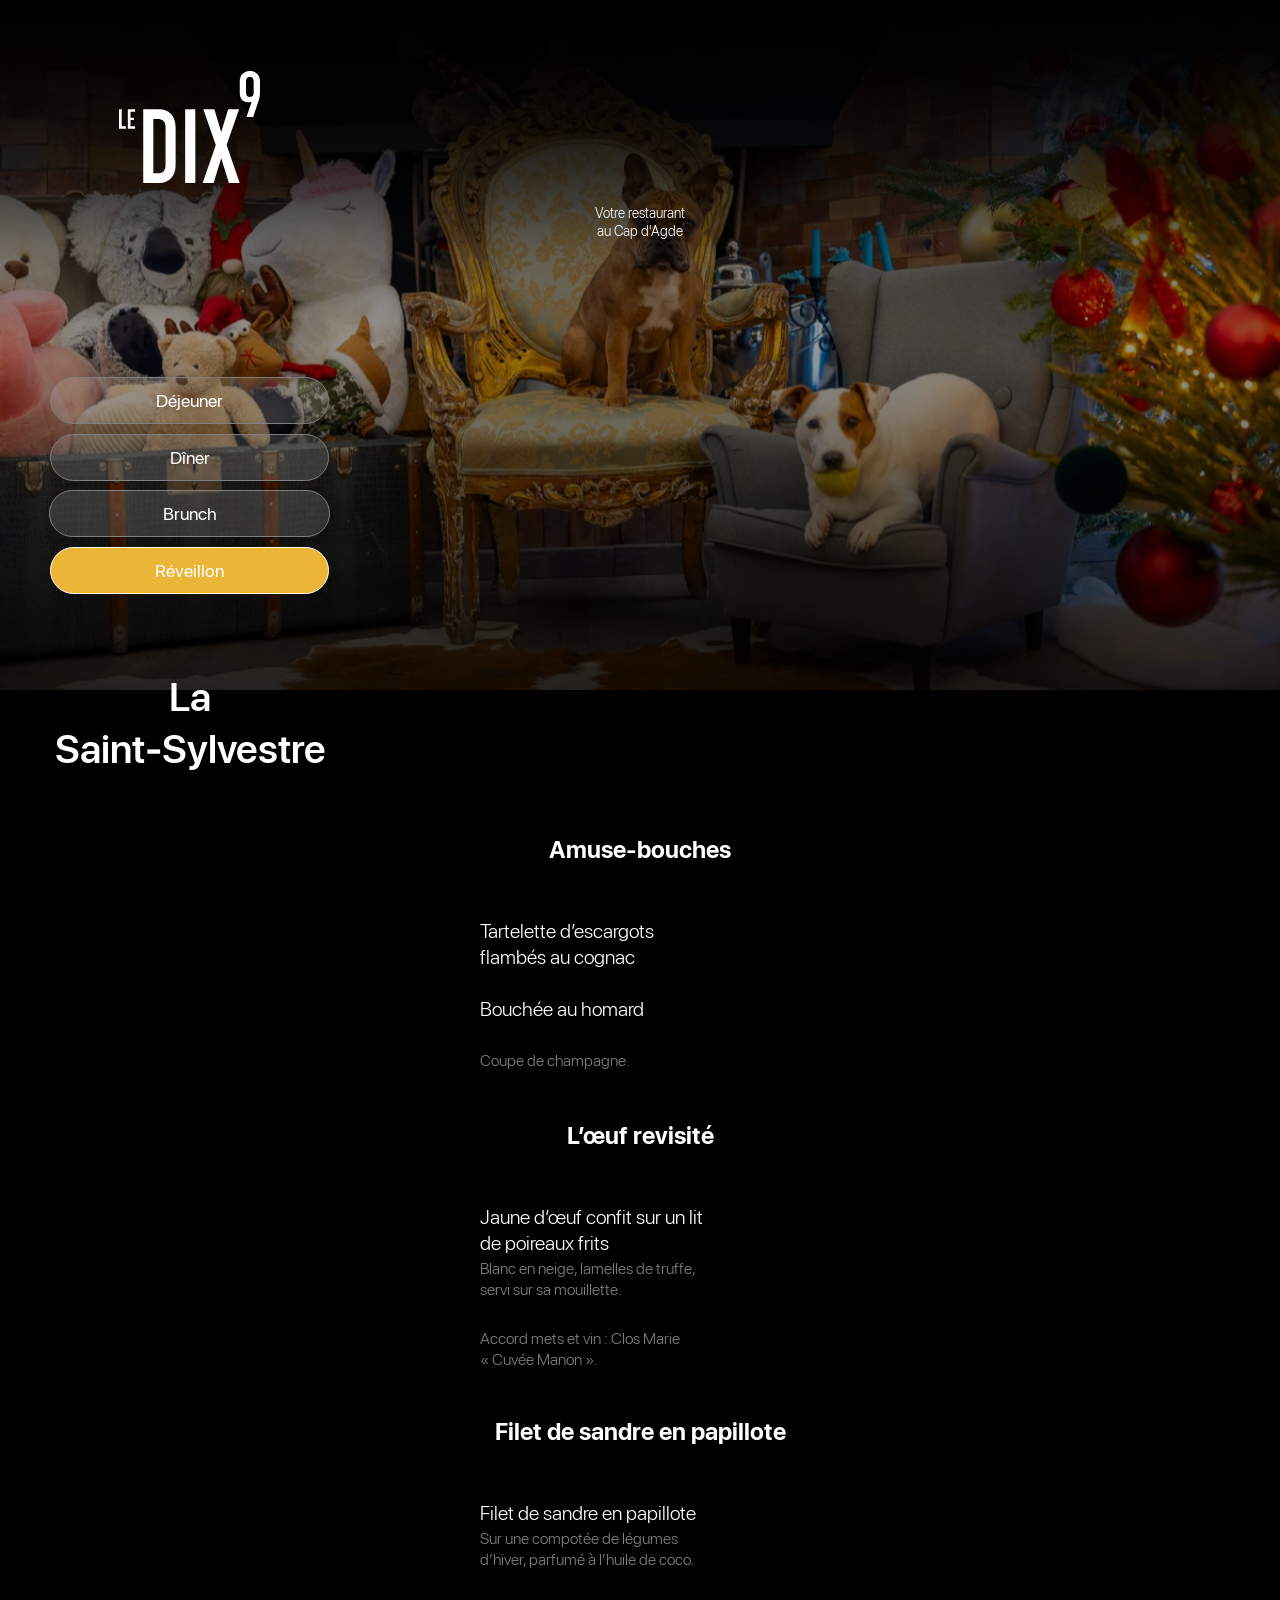
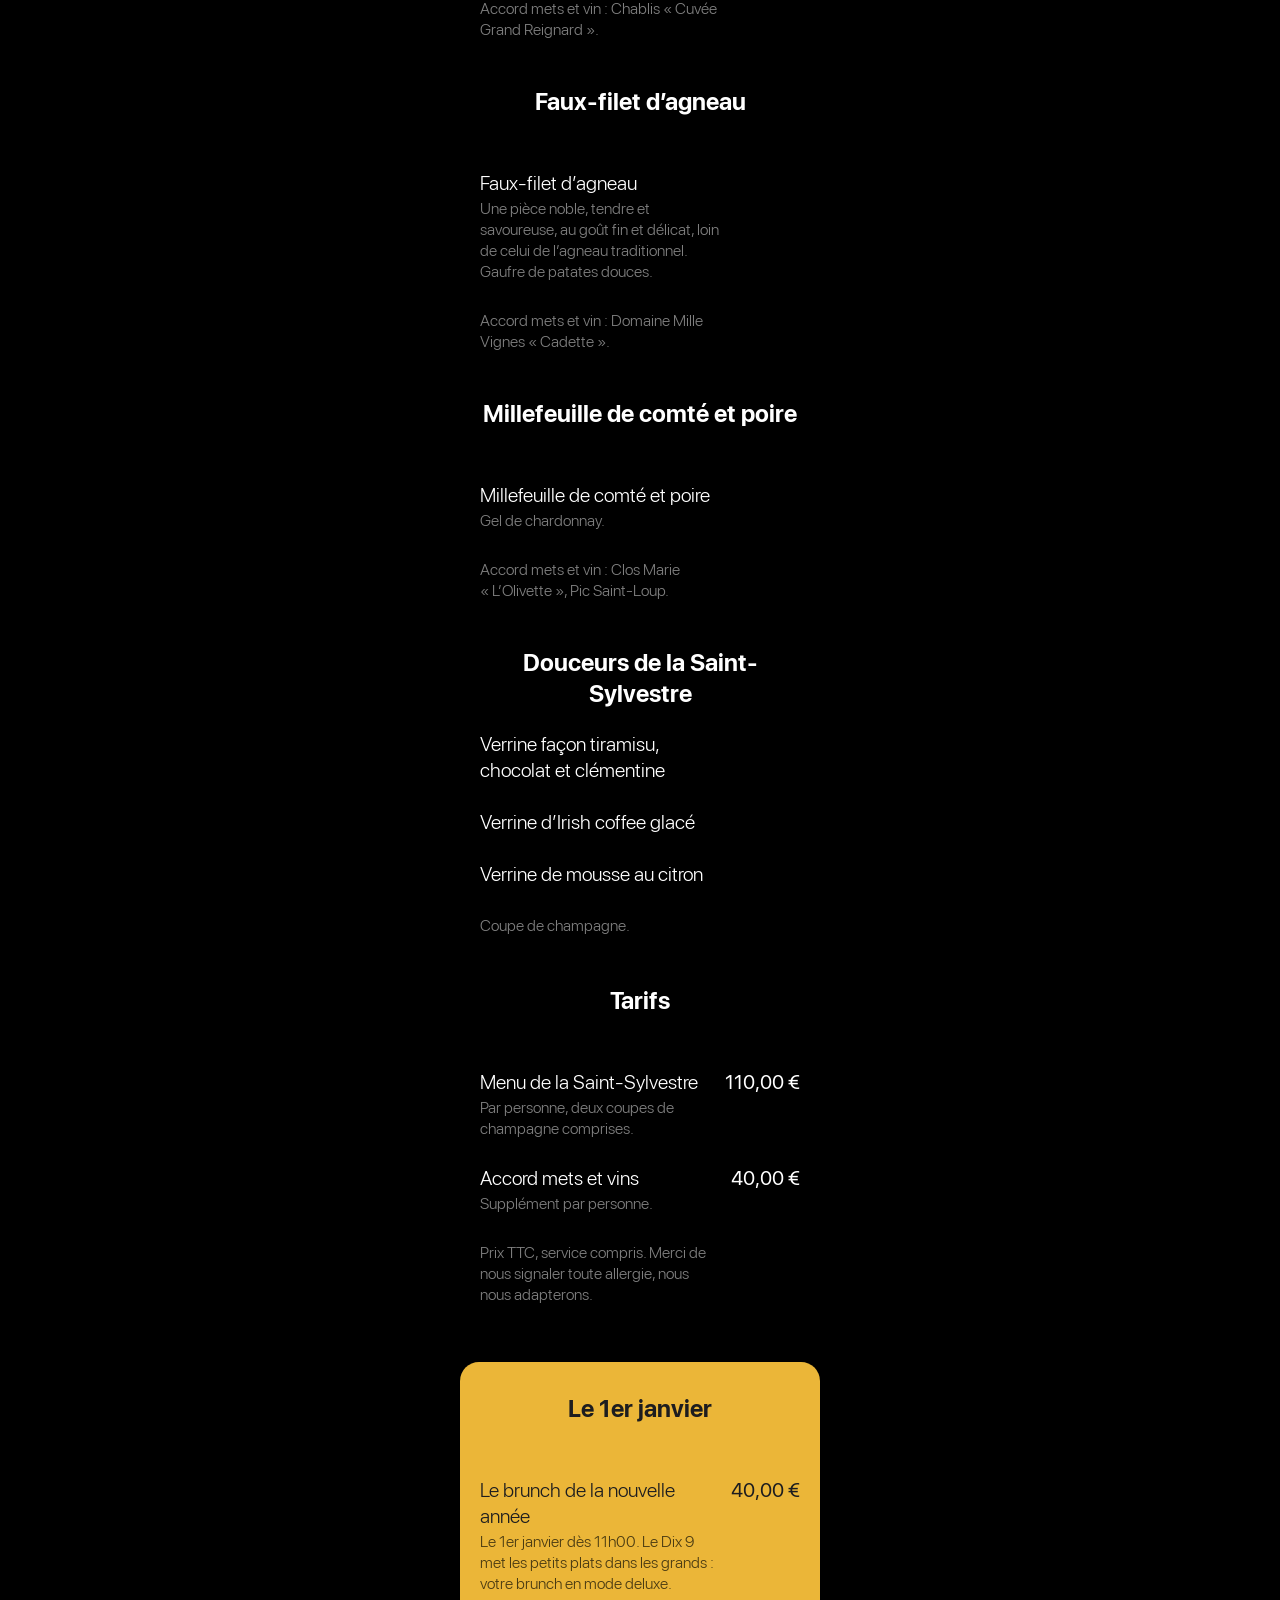
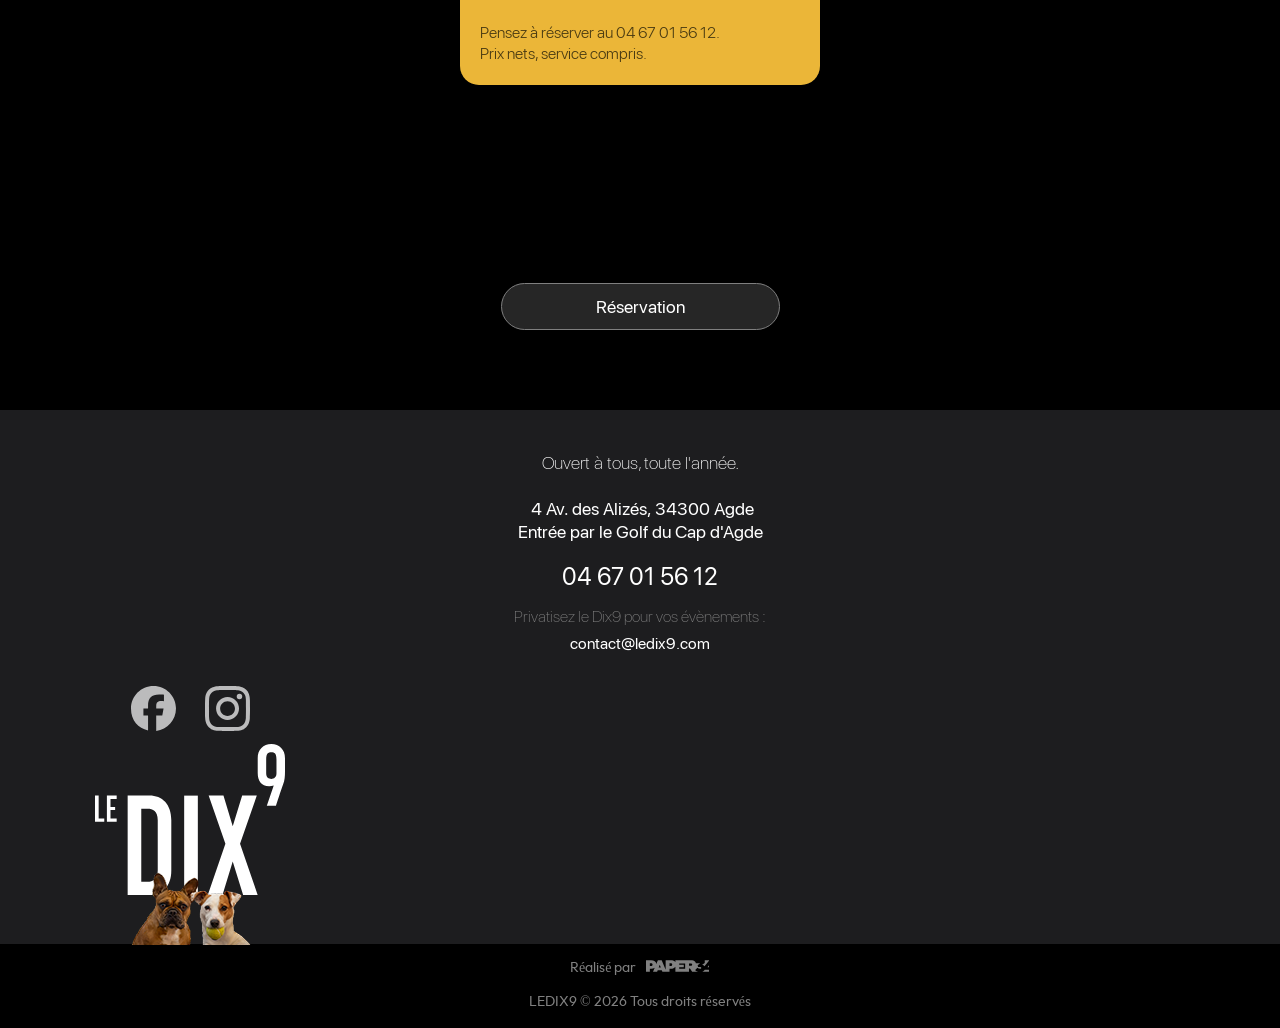
<file: phone/reveillon-saint-sylvestre.html>
<!DOCTYPE html>
<html class="nojs html css_verticalspacer" lang="fr-FR">
 <head>

  <meta http-equiv="Content-type" content="text/html;charset=UTF-8"/>
  <meta name="generator" content="2018.1.1.386"/>
  <meta name="viewport" content="width=380"/>
  
  <script type="text/javascript">
   // Update the 'nojs'/'js' class on the html node
document.documentElement.className = document.documentElement.className.replace(/\bnojs\b/g, 'js');

// Check that all required assets are uploaded and up-to-date
if(typeof Muse == "undefined") window.Muse = {}; window.Muse.assets = {"required":["museutils.js", "museconfig.js", "jquery.watch.js", "jquery.musepolyfill.bgsize.js", "jquery.scrolleffects.js", "require.js", "la-carte---diner.css"], "outOfDate":[]};
</script>
  
  <title>Réveillon de la Saint-Sylvestre à Cap d'Agde : menu du 31 décembre au Dix9</title>
  <link rel="manifest" href="/site.webmanifest"/>
  <link rel="apple-touch-icon" sizes="180x180" href="/images/apple-touch-icon.png"/>
  <meta name="description" content="Menu de la Saint-Sylvestre du Dix9 au Cap d'Agde, jeudi 31 décembre 2026 : six temps, deux coupes de champagne, 110 € par personne. Accord mets et vins 40 €. Brunch le 1er janvier."/>
  <link rel="canonical" href="https://www.ledix9.com/reveillon-saint-sylvestre.html"/>
  
  <!-- CSS -->
  <link rel="stylesheet" type="text/css" href="../css/site_global.css?crc=4061967667"/>
  <link rel="stylesheet" type="text/css" href="css/master_a-gabarit.css?crc=486669381"/>
  <link rel="stylesheet" type="text/css" href="css/la-carte---diner.css?crc=4180363126" id="pagesheet"/>
  <style>
    html, body { overflow-x: hidden; }
    .html, html, body, .muse_css_mq { background-color: #000000 !important; }
    #page { margin: 0 auto; }
      /* Onglet Réveillon mobile */
    .d9m-tab{display:block;width:277px;min-height:45px;line-height:45px;border:1px solid #EBB638;border-radius:29px;background-color:#EBB638;text-align:center;font-size:18px;color:#FFFFFF;font-family:'__SF Pro Display_5',-apple-system,Helvetica,Arial,sans-serif;font-weight:400;margin-left:20px;margin-top:10px;position:relative;z-index:330;text-decoration:none;}
    .d9m-tab p,.d9m-tab:visited p{color:#FFFFFF;}
    .d9m-tab.on{border-color:#FFFFFF;}
    #u5153{background-image:linear-gradient(rgba(0,0,0,.4),rgba(0,0,0,.4)),url("../images/noel-ledix9-mobile.jpg") !important;background-position:center center !important;}
    /* Bloc doré du 1er janvier */
    .d9m-spacer-gold{height:44px !important;}
    .d9m-sec.d9m-gold{background:#EBB638;border-radius:19px;box-sizing:content-box;padding:20px 20px 8px;margin:0 -20px 28px 10px;}
    .d9m-gold .d9m-title, .d9m-gold .d9m-title p, .d9m-gold .d9m-name .n, .d9m-gold .d9m-price, .d9m-gold .d9m-price p{color:#1D1D1F !important;}
    .d9m-gold .d9m-name .d{color:#4A3B12 !important;}
    .d9m-gold-end{height:20px;}
</style>
    <!--HTML Widget code-->
  
<style>

/* Created by Joseph Angelo Todaro of MuseResources.com. Reuse of this code is traceable and strictly prohibited. */

.u5366float{
    animation: u5366floatHorizontalFrames ease-in-out 2s;
  animation-iteration-count: infinite;
  transform-origin: 50% 50%;
    -webkit-animation: u5366floatHorizontalFrames ease-in-out 2s;
  -webkit-animation-iteration-count: infinite;
  -webkit-transform-origin: 50% 50%;
    -moz-animation: u5366floatHorizontalFrames ease-in-out 2s;
  -moz-animation-iteration-count: infinite;
  -moz-transform-origin: 50% 50%;
    -o-animation: u5366floatHorizontalFrames ease-in-out 2s;
  -o-animation-iteration-count: infinite;
  -o-transform-origin: 50% 50%;
    -ms-animation: u5366floatHorizontalFrames ease-in-out 2s;
  -ms-animation-iteration-count: infinite;
  -ms-transform-origin: 50% 50%;
}

@keyframes u5366floatVerticalFrames{
  0% {
    transform:  translate(0px,0px)  ;
  }
  50% {
    transform:  translate(0px,-10px)  ;
  }
  100% {
    transform:  translate(0px,0px)  ;
  }
}

@-moz-keyframes u5366floatVerticalFrames{
  0% {
    -moz-transform:  translate(0px,0px)  ;
  }
  50% {
    -moz-transform:  translate(0px,-10px)  ;
  }
  100% {
    -moz-transform:  translate(0px,0px)  ;
  }
}

@-webkit-keyframes u5366floatVerticalFrames {
  0% {
    -webkit-transform:  translate(0px,0px)  ;
  }
  50% {
    -webkit-transform:  translate(0px,-10px)  ;
  }
  100% {
    -webkit-transform:  translate(0px,0px)  ;
  }
}

@-o-keyframes u5366floatVerticalFrames {
  0% {
    -o-transform:  translate(0px,0px)  ;
  }
  50% {
    -o-transform:  translate(0px,-10px)  ;
  }
  100% {
    -o-transform:  translate(0px,0px)  ;
  }
}

@-ms-keyframes u5366floatVerticalFrames {
  0% {
    -ms-transform:  translate(0px,0px)  ;
  }
  50% {
    -ms-transform:  translate(0px,-10px)  ;
  }
  100% {
    -ms-transform:  translate(0px,0px)  ;
  }
}




@keyframes u5366floatHorizontalFrames{
  0% {
    transform:  translate(0px,0px)  ;
  }
  50% {
    transform:  translate(-10px,0px)  ;
  }
  100% {
    transform:  translate(0px,0px)  ;
  }
}

@-moz-keyframes u5366floatHorizontalFrames{
  0% {
    -moz-transform:  translate(0px,0px)  ;
  }
  50% {
    -moz-transform:  translate(-10px, 0px)  ;
  }
  100% {
    -moz-transform:  translate(0px,0px)  ;
  }
}

@-webkit-keyframes u5366floatHorizontalFrames {
  0% {
    -webkit-transform:  translate(0px,0px)  ;
  }
  50% {
    -webkit-transform:  translate(-10px,0px)  ;
  }
  100% {
    -webkit-transform:  translate(0px,0px)  ;
  }
}

@-o-keyframes u5366floatHorizontalFrames {
  0% {
    -o-transform:  translate(0px,0px)  ;
  }
  50% {
    -o-transform:  translate(-10px,0px)  ;
  }
  100% {
    -o-transform:  translate(0px,0px)  ;
  }
}

@-ms-keyframes u5366floatHorizontalFrames {
  0% {
    -ms-transform:  translate(0px,0px)  ;
  }
  50% {
    -ms-transform:  translate(-10px,0px)  ;
  }
  100% {
    -ms-transform:  translate(0px,0px)  ;
  }
}

/* Created by Joseph Angelo Todaro of MuseResources.com. Reuse of this code is traceable and strictly prohibited. */

</style>
 

  		
  <!--/*

*/
-->
 
  <!-- Scroll Reveal Animations -->
  <style>
    .reveal {
      opacity: 0;
      transform: translateY(28px);
      transition: opacity 0.8s cubic-bezier(0.16, 1, 0.3, 1),
                  transform 0.8s cubic-bezier(0.16, 1, 0.3, 1);
    }
    .reveal.visible { opacity: 1; transform: translateY(0); }
    .reveal-scale {
      opacity: 0; transform: scale(0.95);
      transition: opacity 0.8s cubic-bezier(0.16, 1, 0.3, 1),
                  transform 0.8s cubic-bezier(0.16, 1, 0.3, 1);
    }
    .reveal-scale.visible { opacity: 1; transform: scale(1); }
    .stagger-item {
      opacity: 0; transform: translateY(20px);
      transition: opacity 0.6s cubic-bezier(0.16, 1, 0.3, 1),
                  transform 0.6s cubic-bezier(0.16, 1, 0.3, 1);
    }
    .stagger-item.visible { opacity: 1; transform: translateY(0); }
    @media (prefers-reduced-motion: reduce) {
      .reveal, .reveal-scale, .stagger-item { opacity: 1; transform: none; transition: none; }
    }

    #u4845 { display: none !important; }   /* spacer Muse de tête redondant */
    /* === Carte dîner mars 2026 mobile — helper classes répliquant le style Muse === */
    .d9m-sec { width: 320px; margin-left: 30px; position: relative; }
    .d9m-title {
      width: 320px; min-height: 62px; padding: 10px 0;
      line-height: 31px; text-align: center; font-size: 24px; color: #FFFFFF;
      font-family: '__SF Pro Display_5'; font-weight: 700; position: relative;
    }
    .d9m-row { width: 0.01px; position: relative; }
    .d9m-name {
      width: 242px; min-height: 0; padding: 13px 0;
      line-height: 26px; font-size: 20px; color: #FFFFFF;
      font-family: '__SF Pro Display_5'; font-weight: 300;
      position: relative; margin-right: -10000px;
    }
    .d9m-name .n { font-size: 20px; line-height: 26px; color: #FFFFFF; }
    .d9m-name .d { font-size: 16px; line-height: 21px; color: #7F7F7F; margin-top: 2px; }
    .d9m-price {
      width: 78px; min-height: 0; padding: 13px 0;
      line-height: 26px; text-align: right; font-size: 20px; color: #FFFFFF;
      font-family: '__SF Pro Display_5'; font-weight: 400;
      position: relative; margin-right: -10000px; left: 242px;
    }
    .d9m-spacer { width: 320px; height: 22px; position: relative; }
  </style>
 <script type="application/ld+json">
{
  "@context": "https://schema.org",
  "@graph": [
    {
      "@type": "Event",
      "@id": "https://www.ledix9.com/reveillon-saint-sylvestre.html#saint-sylvestre-2026",
      "name": "Réveillon de la Saint-Sylvestre au Dix9",
      "description": "Menu de la Saint-Sylvestre en six temps au Dix9, restaurant du Golf International du Cap d'Agde. Deux coupes de champagne comprises. Accord mets et vins en option.",
      "startDate": "2026-12-31",
      "endDate": "2027-01-01",
      "eventStatus": "https://schema.org/EventScheduled",
      "eventAttendanceMode": "https://schema.org/OfflineEventAttendanceMode",
      "image": "https://www.ledix9.com/images/noel-ledix9.jpg",
      "location": {
        "@type": "Restaurant",
        "@id": "https://www.ledix9.com/#restaurant",
        "name": "Le Dix9",
        "telephone": "+33467015612",
        "address": {
          "@type": "PostalAddress",
          "streetAddress": "4 Avenue des Alizés",
          "addressLocality": "Agde",
          "postalCode": "34300",
          "addressRegion": "Occitanie",
          "addressCountry": "FR"
        }
      },
      "organizer": {
        "@type": "Restaurant",
        "@id": "https://www.ledix9.com/#restaurant",
        "name": "Le Dix9",
        "url": "https://www.ledix9.com/"
      },
      "offers": [
        {
          "@type": "Offer",
          "name": "Menu de la Saint-Sylvestre (deux coupes de champagne comprises)",
          "price": "110.00",
          "priceCurrency": "EUR",
          "availability": "https://schema.org/InStock",
          "validThrough": "2026-12-31",
          "url": "https://www.ledix9.com/reservation.html"
        },
        {
          "@type": "Offer",
          "name": "Accord mets et vins (supplément par personne)",
          "price": "40.00",
          "priceCurrency": "EUR",
          "availability": "https://schema.org/InStock",
          "validThrough": "2026-12-31",
          "url": "https://www.ledix9.com/reservation.html"
        }
      ]
    },
    {
      "@type": "Event",
      "name": "Brunch de la nouvelle année au Dix9",
      "description": "Le 1er janvier, brunch deluxe au Dix9, restaurant du Golf International du Cap d'Agde.",
      "startDate": "2027-01-01T11:00:00+01:00",
      "eventStatus": "https://schema.org/EventScheduled",
      "eventAttendanceMode": "https://schema.org/OfflineEventAttendanceMode",
      "image": "https://www.ledix9.com/images/noel-ledix9.jpg",
      "location": {
        "@type": "Restaurant",
        "@id": "https://www.ledix9.com/#restaurant",
        "name": "Le Dix9",
        "address": {
          "@type": "PostalAddress",
          "streetAddress": "4 Avenue des Alizés",
          "addressLocality": "Agde",
          "postalCode": "34300",
          "addressCountry": "FR"
        }
      },
      "offers": {
        "@type": "Offer",
        "price": "40.00",
        "priceCurrency": "EUR",
        "availability": "https://schema.org/InStock",
        "url": "https://www.ledix9.com/reservation.html"
      }
    },
    {
      "@type": "Menu",
      "name": "Menu de la Saint-Sylvestre 2026, Le Dix9",
      "inLanguage": "fr-FR",
      "url": "https://www.ledix9.com/reveillon-saint-sylvestre.html",
      "offers": {
        "@type": "Offer",
        "price": "110.00",
        "priceCurrency": "EUR"
      },
      "hasMenuSection": [
        {
          "@type": "MenuSection",
          "name": "Amuse-bouches",
          "hasMenuItem": [
            {
              "@type": "MenuItem",
              "name": "Tartelette d'escargots flambés au cognac"
            },
            {
              "@type": "MenuItem",
              "name": "Bouchée au homard"
            },
            {
              "@type": "MenuItem",
              "name": "Coupe de champagne"
            }
          ]
        },
        {
          "@type": "MenuSection",
          "name": "L'œuf revisité",
          "hasMenuItem": [
            {
              "@type": "MenuItem",
              "name": "Jaune d'œuf confit sur un lit de poireaux frits",
              "description": "Blanc en neige, lamelles de truffe, servi sur sa mouillette. Accord : Clos Marie « Cuvée Manon »."
            }
          ]
        },
        {
          "@type": "MenuSection",
          "name": "Filet de sandre en papillote",
          "hasMenuItem": [
            {
              "@type": "MenuItem",
              "name": "Filet de sandre en papillote",
              "description": "Sur une compotée de légumes d'hiver, parfumé à l'huile de coco. Accord : Chablis « Cuvée Grand Reignard »."
            }
          ]
        },
        {
          "@type": "MenuSection",
          "name": "Faux-filet d'agneau",
          "hasMenuItem": [
            {
              "@type": "MenuItem",
              "name": "Faux-filet d'agneau",
              "description": "Gaufre de patates douces. Accord : Domaine Mille Vignes « Cadette »."
            }
          ]
        },
        {
          "@type": "MenuSection",
          "name": "Millefeuille de comté et poire",
          "hasMenuItem": [
            {
              "@type": "MenuItem",
              "name": "Millefeuille de comté et poire",
              "description": "Gel de chardonnay. Accord : Clos Marie « L'Olivette », Pic Saint-Loup."
            }
          ]
        },
        {
          "@type": "MenuSection",
          "name": "Douceurs de la Saint-Sylvestre",
          "hasMenuItem": [
            {
              "@type": "MenuItem",
              "name": "Verrine façon tiramisu, chocolat et clémentine"
            },
            {
              "@type": "MenuItem",
              "name": "Verrine d'Irish coffee glacé"
            },
            {
              "@type": "MenuItem",
              "name": "Verrine de mousse au citron"
            },
            {
              "@type": "MenuItem",
              "name": "Coupe de champagne"
            }
          ]
        }
      ]
    },
    {
      "@type": "BreadcrumbList",
      "itemListElement": [
        {
          "@type": "ListItem",
          "position": 1,
          "name": "Accueil",
          "item": "https://www.ledix9.com/"
        },
        {
          "@type": "ListItem",
          "position": 2,
          "name": "Réveillon de la Saint-Sylvestre",
          "item": "https://www.ledix9.com/reveillon-saint-sylvestre.html"
        }
      ]
    }
  ]
}
</script>
</head>
 <body>

  <!--HTML Widget code-->
   
<!------------------------------------------------------------------------------
================================================================================
--------------------------------------------------------------------------------



      _        ____    ____   ________    
     / \      |_   \  /   _| |_   __  |   
    / _ \       |   \/   |     | |_ \_|   
   / ___ \      | |\  /| |     |  _| _    
 _/ /   \ \_   _| |_\/_| |_   _| |__/ |   
|____| |____| |_____||_____| |________| 


This website uses widget(s) from AdobeMuseExpert.com // This widgets are fee
to use and available for download at: http://adobemuseexpert.com/




--------------------------------------------------------------------------------
================================================================================
------------------------------------------------------------------------------->



		
  
  <div class="clearfix" id="page"><!-- group -->
   <div class="clearfix grpelem" id="ppu5153"><!-- column -->
    <div class="clearfix colelem" id="pu5153"><!-- group -->
     <div class="browser_width grpelem" id="u5153-bw">
      <div class="museBGSize" id="u5153"><!-- simple frame --></div>
     </div>
     <div class="browser_width grpelem" id="u4899-bw">
      <div class="gradient" id="u4899"><!-- simple frame --></div>
     </div>
     <div class="browser_width grpelem" id="u4887-bw">
      <div class="gradient clearfix" id="u4887"><!-- column -->
       <a class="nonblock nontext rounded-corners Bouton rgba-background clearfix colelem" id="u4731-4" href="la-carte---dejeuner.html"><!-- content --><p>Déjeuner</p></a>
       <a class="nonblock nontext Bouton rgba-background rounded-corners clearfix colelem" id="u4730-4" href="la-carte---diner.html"><!-- content --><p>Dîner</p></a>
       <a class="nonblock nontext Bouton rgba-background rounded-corners clearfix colelem" id="u4729-4" href="la-carte---brunch.html"><!-- content --><p>Brunch</p></a>
       <a class="nonblock nontext clearfix colelem d9m-tab on" href="reveillon-saint-sylvestre.html"><p>Réveillon</p></a>
       <div class="clearfix colelem" id="pu4880-5"><!-- group -->
        <div class="clearfix grpelem" id="u4880-5"><!-- content -->
         <h1 id="u4880-2" style="margin:0;">La Saint&#8209;Sylvestre</h1>
         <p id="u4880-3">&nbsp;</p>
        </div>
        <div class="grpelem" id="u5702"><!-- custom html -->
         <div class="elfsight-app-4d9b28bf-634b-4cb0-8823-46dfa961b8a8" data-elfsight-app-lazy></div>
        </div>
       </div>
      </div>
     </div>
     <div class="browser_width grpelem" id="u3904-bw">
      <div class="clearfix" id="u3904"><!-- group -->
       <a class="nonblock nontext clip_frame grpelem" id="u3927" href="index.html"><!-- svg --><img class="svg" id="u3928" src="../images/logo-blanc-ledix9.svg?crc=236652279" width="141" height="112" alt="Logo Le Dix9 — Restaurant au Cap d'Agde" data-mu-svgfallback="../images/logo-blanc-ledix9_poster_.png?crc=315783576"/></a>
      </div>
     </div>
     <div class="browser_width grpelem" id="u3929-6-bw">
      <a class="nonblock nontext clearfix" id="u3929-6" href="../index.html?devicelock=desktop"><!-- content --><p>Votre restaurant</p><p>au Cap d'Agde</p></a>
     </div>
    </div>
    <div class="colelem" id="u4845"><!-- content --></div>
         <div class="clearfix colelem d9m-spacer"></div>
     <div class="clearfix colelem d9m-sec">
      <div class="clearfix colelem d9m-title"><p>Amuse-bouches</p></div>
      <div class="clearfix colelem d9m-row">
       <div class="clearfix grpelem d9m-name"><p class="n">Tartelette d’escargots flambés au cognac</p></div>
       <div class="clearfix grpelem d9m-price"><p>&nbsp;</p></div>
      </div>
      <div class="clearfix colelem d9m-row">
       <div class="clearfix grpelem d9m-name"><p class="n">Bouchée au homard</p></div>
       <div class="clearfix grpelem d9m-price"><p>&nbsp;</p></div>
      </div>
      <div class="clearfix colelem d9m-row">
       <div class="clearfix grpelem d9m-name"><p class="d">Coupe de champagne.</p></div>
       <div class="clearfix grpelem d9m-price"><p>&nbsp;</p></div>
      </div>
     </div>
     <div class="clearfix colelem d9m-spacer"></div>
     <div class="clearfix colelem d9m-sec">
      <div class="clearfix colelem d9m-title"><p>L’œuf revisité</p></div>
      <div class="clearfix colelem d9m-row">
       <div class="clearfix grpelem d9m-name"><p class="n">Jaune d’œuf confit sur un lit de poireaux frits</p><p class="d">Blanc en neige, lamelles de truffe, servi sur sa mouillette.</p></div>
       <div class="clearfix grpelem d9m-price"><p>&nbsp;</p></div>
      </div>
      <div class="clearfix colelem d9m-row">
       <div class="clearfix grpelem d9m-name"><p class="d">Accord mets et vin : Clos Marie « Cuvée Manon ».</p></div>
       <div class="clearfix grpelem d9m-price"><p>&nbsp;</p></div>
      </div>
     </div>
     <div class="clearfix colelem d9m-spacer"></div>
     <div class="clearfix colelem d9m-sec">
      <div class="clearfix colelem d9m-title"><p>Filet de sandre en papillote</p></div>
      <div class="clearfix colelem d9m-row">
       <div class="clearfix grpelem d9m-name"><p class="n">Filet de sandre en papillote</p><p class="d">Sur une compotée de légumes d’hiver, parfumé à l’huile de coco.</p></div>
       <div class="clearfix grpelem d9m-price"><p>&nbsp;</p></div>
      </div>
      <div class="clearfix colelem d9m-row">
       <div class="clearfix grpelem d9m-name"><p class="d">Accord mets et vin : Chablis « Cuvée Grand Reignard ».</p></div>
       <div class="clearfix grpelem d9m-price"><p>&nbsp;</p></div>
      </div>
     </div>
     <div class="clearfix colelem d9m-spacer"></div>
     <div class="clearfix colelem d9m-sec">
      <div class="clearfix colelem d9m-title"><p>Faux-filet d’agneau</p></div>
      <div class="clearfix colelem d9m-row">
       <div class="clearfix grpelem d9m-name"><p class="n">Faux-filet d’agneau</p><p class="d">Une pièce noble, tendre et savoureuse, au goût fin et délicat, loin de celui de l’agneau traditionnel. Gaufre de patates douces.</p></div>
       <div class="clearfix grpelem d9m-price"><p>&nbsp;</p></div>
      </div>
      <div class="clearfix colelem d9m-row">
       <div class="clearfix grpelem d9m-name"><p class="d">Accord mets et vin : Domaine Mille Vignes « Cadette ».</p></div>
       <div class="clearfix grpelem d9m-price"><p>&nbsp;</p></div>
      </div>
     </div>
     <div class="clearfix colelem d9m-spacer"></div>
     <div class="clearfix colelem d9m-sec">
      <div class="clearfix colelem d9m-title"><p>Millefeuille de comté et poire</p></div>
      <div class="clearfix colelem d9m-row">
       <div class="clearfix grpelem d9m-name"><p class="n">Millefeuille de comté et poire</p><p class="d">Gel de chardonnay.</p></div>
       <div class="clearfix grpelem d9m-price"><p>&nbsp;</p></div>
      </div>
      <div class="clearfix colelem d9m-row">
       <div class="clearfix grpelem d9m-name"><p class="d">Accord mets et vin : Clos Marie « L’Olivette », Pic Saint-Loup.</p></div>
       <div class="clearfix grpelem d9m-price"><p>&nbsp;</p></div>
      </div>
     </div>
     <div class="clearfix colelem d9m-spacer"></div>
     <div class="clearfix colelem d9m-sec">
      <div class="clearfix colelem d9m-title"><p>Douceurs de la Saint-Sylvestre</p></div>
      <div class="clearfix colelem d9m-row">
       <div class="clearfix grpelem d9m-name"><p class="n">Verrine façon tiramisu, chocolat et clémentine</p></div>
       <div class="clearfix grpelem d9m-price"><p>&nbsp;</p></div>
      </div>
      <div class="clearfix colelem d9m-row">
       <div class="clearfix grpelem d9m-name"><p class="n">Verrine d’Irish coffee glacé</p></div>
       <div class="clearfix grpelem d9m-price"><p>&nbsp;</p></div>
      </div>
      <div class="clearfix colelem d9m-row">
       <div class="clearfix grpelem d9m-name"><p class="n">Verrine de mousse au citron</p></div>
       <div class="clearfix grpelem d9m-price"><p>&nbsp;</p></div>
      </div>
      <div class="clearfix colelem d9m-row">
       <div class="clearfix grpelem d9m-name"><p class="d">Coupe de champagne.</p></div>
       <div class="clearfix grpelem d9m-price"><p>&nbsp;</p></div>
      </div>
     </div>
     <div class="clearfix colelem d9m-spacer"></div>
     <div class="clearfix colelem d9m-sec">
      <div class="clearfix colelem d9m-title"><p>Tarifs</p></div>
      <div class="clearfix colelem d9m-row">
       <div class="clearfix grpelem d9m-name"><p class="n">Menu de la Saint-Sylvestre</p><p class="d">Par personne, deux coupes de champagne comprises.</p></div>
       <div class="clearfix grpelem d9m-price"><p>110,00 €</p></div>
      </div>
      <div class="clearfix colelem d9m-row">
       <div class="clearfix grpelem d9m-name"><p class="n">Accord mets et vins</p><p class="d">Supplément par personne.</p></div>
       <div class="clearfix grpelem d9m-price"><p>40,00 €</p></div>
      </div>
      <div class="clearfix colelem d9m-row">
       <div class="clearfix grpelem d9m-name"><p class="d">Prix TTC, service compris. Merci de nous signaler toute allergie, nous nous adapterons.</p></div>
       <div class="clearfix grpelem d9m-price"><p>&nbsp;</p></div>
      </div>
     </div>
     <div class="clearfix colelem d9m-spacer d9m-spacer-gold"></div>
     <div class="clearfix colelem d9m-sec d9m-gold">
      <div class="clearfix colelem d9m-title"><p>Le 1er janvier</p></div>
      <div class="clearfix colelem d9m-row">
       <div class="clearfix grpelem d9m-name"><p class="n">Le brunch de la nouvelle année</p><p class="d">Le 1er janvier dès 11h00. Le Dix 9 met les petits plats dans les grands : votre brunch en mode deluxe.</p></div>
       <div class="clearfix grpelem d9m-price"><p>40,00 €</p></div>
      </div>
      <div class="clearfix colelem d9m-row">
       <div class="clearfix grpelem d9m-name"><p class="d">Pensez à réserver au 04 67 01 56 12. Prix nets, service compris.</p></div>
       <div class="clearfix grpelem d9m-price"><p>&nbsp;</p></div>
      </div>
     </div>
     <div class="colelem" id="u5754"><!-- simple frame --></div>
    <a class="nonblock nontext Bouton rgba-background rounded-corners clearfix colelem" id="u5755-4" href="reservation.html"><!-- content --><p>Réservation</p></a>
    <div class="colelem" id="u5753"><!-- simple frame --></div>
   </div>
   <div class="verticalspacer" data-offset-top="3563" data-content-above-spacer="3562" data-content-below-spacer="616"></div>
   <a class="anchor_item grpelem" id="contact"></a>
   <div class="clearfix grpelem" id="pu5366"><!-- column -->
    <div class="size_fixed colelem" id="u5366"><!-- custom html -->
     
            
    </div>
    <div class="clearfix colelem" id="pu3824"><!-- group -->
     <div class="browser_width grpelem" id="u3824-bw">
      <div class="clearfix" id="u3824"><!-- column -->
       <div class="position_content" id="u3824_position_content">
        <div class="clearfix colelem" id="pu3849"><!-- group -->
         <a class="nonblock nontext grpelem" id="u3849" href="https://www.facebook.com/ledix9restaurant" target="_blank"><!-- simple frame --></a>
         <a class="nonblock nontext grpelem" id="u3848" href="https://www.instagram.com/ledix9restaurant/" target="_blank"><!-- simple frame --></a>
        </div>
        <div class="clearfix colelem" id="pu3885"><!-- group -->
         <div class="clip_frame grpelem" id="u3885"><!-- svg -->
          <img class="svg" id="u3886" src="../images/logo-blanc-ledix9.svg?crc=236652279" width="190" height="151" alt="Logo Le Dix9 — Restaurant au Cap d'Agde" data-mu-svgfallback="../images/logo-blanc-ledix9_poster_.png?crc=315783576"/>
         </div>
         <div class="clip_frame grpelem" id="u3887"><!-- image -->
          <img class="block" id="u3887_img" src="../images/chiens-ledix9-crop-u3887.png?crc=4241495702" alt="Mascotte du Dix9 — restaurant au Cap d'Agde" width="124" height="76"/>
         </div>
        </div>
       </div>
      </div>
     </div>
     <div class="browser_width grpelem" id="u3846-6-bw">
      <div class="clearfix" id="u3846-6"><!-- content -->
       <p>&nbsp;4 Av. des Alizés, 34300 Agde</p>
       <p>Entrée par le Golf du Cap d'Agde</p>
      </div>
     </div>
     <div class="browser_width grpelem" id="u3844-4-bw">
      <div class="clearfix" id="u3844-4"><!-- content -->
       <p>Privatisez le Dix9 pour vos évènements :</p>
      </div>
     </div>
     <div class="browser_width grpelem" id="u3845-5-bw">
      <div class="pointer_cursor clearfix" id="u3845-5"><!-- content -->
       <a class="block" href="mailto:ledix9restaurant@gmail.com"><!-- Block link tag --></a>
       <p><a class="nonblock" href="mailto:contact@ledix9.com">contact@ledix9.com</a></p>
      </div>
     </div>
     <div class="browser_width grpelem" id="u3847-4-bw">
      <div class="clearfix" id="u3847-4"><!-- content -->
       <p><a class="nonblock" href="tel:+33467015612" style="color:inherit;text-decoration:none">04 67 01 56 12</a></p>
      </div>
     </div>
     <div class="browser_width grpelem" id="u3882-5-bw">
      <div class="clearfix" id="u3882-5"><!-- content -->
       <p>Ouvert à tous, toute l'année.</p>
       <p>&nbsp;</p>
      </div>
     </div>
    </div>
    <div class="clearfix colelem" id="pu3829-4"><!-- group -->
     <div class="clearfix grpelem" id="u3829-4"><!-- content -->
      <p><span class="R-f-r-nce---Ville" id="u3829">Réalisé par</span></p>
     </div>
     <a class="nonblock nontext clip_frame grpelem" id="u3827" href="https://paper34.fr"><!-- svg --><img class="svg" id="u3828" src="../images/logoblanc-paper34.svg?crc=3970129298" width="64" height="12" alt="Paper34" data-mu-svgfallback="../images/logoblanc-paper34_poster_.png?crc=50960925"/></a>
    </div>
    <div class="browser_width colelem" id="u3839-bw">
     <div class="size_browser_width" id="u3839"><!-- custom html -->
      
							<div class="ame-auto-copytight-year">
								<p class="ame-copyright-text">LEDIX9 &copy; <script type="text/javascript">document.write(new Date().getFullYear());</script> Tous droits réservés</p>
							</div>

						
     </div>
    </div>
   </div>
  </div>
  <!-- JS includes -->
  <script type="text/javascript">
   if (document.location.protocol != 'https:') document.write('\x3Cscript src="http://musecdn2.businesscatalyst.com/scripts/4.0/jquery-1.8.3.min.js" type="text/javascript">\x3C/script>');
</script>
  <script type="text/javascript">
   window.jQuery || document.write('\x3Cscript src="../scripts/jquery-1.8.3.min.js?crc=209076791" type="text/javascript">\x3C/script>');
</script>
  <!-- Other scripts -->
  <script type="text/javascript">
   // Decide whether to suppress missing file error or not based on preference setting
var suppressMissingFileError = false
</script>
  <script type="text/javascript">
   window.Muse.assets.check=function(c){if(!window.Muse.assets.checked){window.Muse.assets.checked=!0;var b={},d=function(a,b){if(window.getComputedStyle){var c=window.getComputedStyle(a,null);return c&&c.getPropertyValue(b)||c&&c[b]||""}if(document.documentElement.currentStyle)return(c=a.currentStyle)&&c[b]||a.style&&a.style[b]||"";return""},a=function(a){if(a.match(/^rgb/))return a=a.replace(/\s+/g,"").match(/([\d\,]+)/gi)[0].split(","),(parseInt(a[0])<<16)+(parseInt(a[1])<<8)+parseInt(a[2]);if(a.match(/^\#/))return parseInt(a.substr(1),
16);return 0},f=function(f){for(var g=document.getElementsByTagName("link"),j=0;j<g.length;j++)if("text/css"==g[j].type){var l=(g[j].href||"").match(/\/?css\/([\w\-]+\.css)\?crc=(\d+)/);if(!l||!l[1]||!l[2])break;b[l[1]]=l[2]}g=document.createElement("div");g.className="version";g.style.cssText="display:none; width:1px; height:1px;";document.getElementsByTagName("body")[0].appendChild(g);for(j=0;j<Muse.assets.required.length;){var l=Muse.assets.required[j],k=l.match(/([\w\-\.]+)\.(\w+)$/),i=k&&k[1]?
k[1]:null,k=k&&k[2]?k[2]:null;switch(k.toLowerCase()){case "css":i=i.replace(/\W/gi,"_").replace(/^([^a-z])/gi,"_$1");g.className+=" "+i;i=a(d(g,"color"));k=a(d(g,"backgroundColor"));i!=0||k!=0?(Muse.assets.required.splice(j,1),"undefined"!=typeof b[l]&&(i!=b[l]>>>24||k!=(b[l]&16777215))&&Muse.assets.outOfDate.push(l)):j++;g.className="version";break;case "js":j++;break;default:throw Error("Unsupported file type: "+k);}}c?c().jquery!="1.8.3"&&Muse.assets.outOfDate.push("jquery-1.8.3.min.js"):Muse.assets.required.push("jquery-1.8.3.min.js");
g.parentNode.removeChild(g);if(Muse.assets.outOfDate.length||Muse.assets.required.length)g="Certains fichiers sur le serveur sont peut-être manquants ou incorrects. Videz le cache du navigateur et réessayez. Si le problème persiste, contactez le créateur du site.",f&&Muse.assets.outOfDate.length&&(g+="\nOut of date: "+Muse.assets.outOfDate.join(",")),f&&Muse.assets.required.length&&(g+="\nMissing: "+Muse.assets.required.join(",")),suppressMissingFileError?(g+="\nUse SuppressMissingFileError key in AppPrefs.xml to show missing file error pop up.",console.log(g)):alert(g)};location&&location.search&&location.search.match&&location.search.match(/muse_debug/gi)?
setTimeout(function(){f(!0)},5E3):f()}};
var muse_init=function(){require.config({baseUrl:"../"});require(["jquery","museutils","whatinput","jquery.musepolyfill.bgsize","jquery.watch","jquery.scrolleffects"],function(c){var $ = c;$(document).ready(function(){try{
window.Muse.assets.check($);/* body */
Muse.Utils.transformMarkupToFixBrowserProblemsPreInit();/* body */
Muse.Utils.prepHyperlinks(true);/* body */
Muse.Utils.resizeHeight('.browser_width');/* resize height */
Muse.Utils.requestAnimationFrame(function() { $('body').addClass('initialized'); });/* mark body as initialized */
Muse.Utils.makeButtonsVisibleAfterSettingMinWidth();/* body */
Muse.Utils.fullPage('#page');/* 100% height page */
$('#u5153').registerBackgroundPositionScrollEffect([{"in":[-Infinity,1.19],"speed":[0,1]},{"in":[1.19,Infinity],"speed":[0,0.7]}]);/* scroll effect */
Muse.Utils.showWidgetsWhenReady();/* body */
Muse.Utils.transformMarkupToFixBrowserProblems();/* body */
}catch(b){if(b&&"function"==typeof b.notify?b.notify():Muse.Assert.fail("Error calling selector function: "+b),false)throw b;}})})};

</script>
  <!-- RequireJS script -->
  <script src="../scripts/require.js?crc=4177726516" type="text/javascript" async data-main="../scripts/museconfig.js?crc=128606099" onload="if (requirejs) requirejs.onError = function(requireType, requireModule) { if (requireType && requireType.toString && requireType.toString().indexOf && 0 <= requireType.toString().indexOf('#scripterror')) window.Muse.assets.check(); }" onerror="window.Muse.assets.check();"></script>
  
  <!--HTML Widget code-->
  
<script type="text/javascript">

	$(".FLOAT").addClass('u5366float');


</script>

            <script>console.log("%cWidget from AdobeMuseExpert.com 😊","font: 2em roboto; color: #00bcd4;");</script>
            

		
   
  <script>
  (function() {
    if (window.matchMedia('(prefers-reduced-motion: reduce)').matches) return;
    var observer = new IntersectionObserver(function(entries) {
      entries.forEach(function(entry) {
        if (entry.isIntersecting) {
          entry.target.classList.add('visible');
          observer.unobserve(entry.target);
        }
      });
    }, { threshold: 0.08, rootMargin: '0px 0px -50px 0px' });
    document.querySelectorAll('.reveal, .reveal-scale').forEach(function(el) { observer.observe(el); });
    var so = new IntersectionObserver(function(entries) {
      entries.forEach(function(entry) {
        if (entry.isIntersecting) {
          var items = entry.target.parentElement.querySelectorAll('.stagger-item');
          items.forEach(function(item, i) { setTimeout(function() { item.classList.add('visible'); }, i * 120); });
          so.unobserve(entry.target);
        }
      });
    }, { threshold: 0.08 });
    document.querySelectorAll('.stagger-item:first-child').forEach(function(el) { so.observe(el); });
  })();
  </script>
   </body>
</html>
</file>
<file: css/site_global.css>
html{min-height:100%;min-width:100%;-ms-text-size-adjust:none;}body,div,dl,dt,dd,ul,ol,li,nav,h1,h2,h3,h4,h5,h6,pre,code,form,fieldset,legend,input,button,textarea,p,blockquote,th,td,a{margin:0px;padding:0px;border-width:0px;border-style:solid;border-color:transparent;-webkit-transform-origin:left top;-ms-transform-origin:left top;-o-transform-origin:left top;transform-origin:left top;background-repeat:no-repeat;}button.submit-btn{-moz-box-sizing:content-box;-webkit-box-sizing:content-box;box-sizing:content-box;}.transition{-webkit-transition-property:background-image,background-position,background-color,border-color,border-radius,color,font-size,font-style,font-weight,letter-spacing,line-height,text-align,box-shadow,text-shadow,opacity;transition-property:background-image,background-position,background-color,border-color,border-radius,color,font-size,font-style,font-weight,letter-spacing,line-height,text-align,box-shadow,text-shadow,opacity;}.transition *{-webkit-transition:inherit;transition:inherit;}table{border-collapse:collapse;border-spacing:0px;}fieldset,img{border:0px;border-style:solid;-webkit-transform-origin:left top;-ms-transform-origin:left top;-o-transform-origin:left top;transform-origin:left top;}address,caption,cite,code,dfn,em,strong,th,var,optgroup{font-style:inherit;font-weight:inherit;}del,ins{text-decoration:none;}li{list-style:none;}caption,th{text-align:left;}h1,h2,h3,h4,h5,h6{font-size:100%;font-weight:inherit;}input,button,textarea,select,optgroup,option{font-family:inherit;font-size:inherit;font-style:inherit;font-weight:inherit;}.form-grp input,.form-grp textarea{-webkit-appearance:none;-webkit-border-radius:0;}body{font-family:Arial, Helvetica Neue, Helvetica, sans-serif;text-align:left;font-size:14px;line-height:17px;word-wrap:break-word;text-rendering:optimizeLegibility;-moz-font-feature-settings:'liga';-ms-font-feature-settings:'liga';-webkit-font-feature-settings:'liga';font-feature-settings:'liga';}a:link{color:#FFFFFF;font-style:normal;font-weight:normal;text-decoration:none;}a:visited{color:#FFFFFF;font-style:normal;font-weight:normal;text-decoration:none;}a:hover{color:#FFFFFF;font-style:normal;font-weight:normal;text-decoration:none;}a:active{color:#FFFFFF;font-style:normal;font-weight:normal;text-decoration:none;}a.nontext{color:black;text-decoration:none;font-style:normal;font-weight:normal;}.normal_text{color:#000000;direction:ltr;font-family:Arial, Helvetica Neue, Helvetica, sans-serif;font-size:14px;font-style:normal;font-weight:normal;letter-spacing:0px;line-height:17px;text-align:left;text-decoration:none;text-indent:0px;text-transform:none;vertical-align:0px;padding:0px;}.R-f-r-nce---Ville{color:#FFFFFF;font-family:davis-sans, sans-serif;font-weight:400;}.list0 li:before{position:absolute;right:100%;letter-spacing:0px;text-decoration:none;font-weight:normal;font-style:normal;}.rtl-list li:before{right:auto;left:100%;}.nls-None > li:before,.nls-None .list3 > li:before,.nls-None .list6 > li:before{margin-right:6px;content:'•';}.nls-None .list1 > li:before,.nls-None .list4 > li:before,.nls-None .list7 > li:before{margin-right:6px;content:'○';}.nls-None,.nls-None .list1,.nls-None .list2,.nls-None .list3,.nls-None .list4,.nls-None .list5,.nls-None .list6,.nls-None .list7,.nls-None .list8{padding-left:34px;}.nls-None.rtl-list,.nls-None .list1.rtl-list,.nls-None .list2.rtl-list,.nls-None .list3.rtl-list,.nls-None .list4.rtl-list,.nls-None .list5.rtl-list,.nls-None .list6.rtl-list,.nls-None .list7.rtl-list,.nls-None .list8.rtl-list{padding-left:0px;padding-right:34px;}.nls-None .list2 > li:before,.nls-None .list5 > li:before,.nls-None .list8 > li:before{margin-right:6px;content:'-';}.nls-None.rtl-list > li:before,.nls-None .list1.rtl-list > li:before,.nls-None .list2.rtl-list > li:before,.nls-None .list3.rtl-list > li:before,.nls-None .list4.rtl-list > li:before,.nls-None .list5.rtl-list > li:before,.nls-None .list6.rtl-list > li:before,.nls-None .list7.rtl-list > li:before,.nls-None .list8.rtl-list > li:before{margin-right:0px;margin-left:6px;}.TabbedPanelsTab{white-space:nowrap;}.MenuBar .MenuBarView,.MenuBar .SubMenuView{display:block;list-style:none;}.MenuBar .SubMenu{display:none;position:absolute;}.NoWrap{white-space:nowrap;word-wrap:normal;}.rootelem{margin-left:auto;margin-right:auto;}.colelem{display:inline;float:left;clear:both;}.clearfix:after{content:"\0020";visibility:hidden;display:block;height:0px;clear:both;}*:first-child+html .clearfix{zoom:1;}.clip_frame{overflow:hidden;}.popup_anchor{position:relative;width:0px;height:0px;}.allow_click_through *{pointer-events:auto;}.popup_element{z-index:100000;}.svg{display:block;vertical-align:top;}span.wrap{content:'';clear:left;display:block;}span.actAsInlineDiv{display:inline-block;}.position_content,.excludeFromNormalFlow{float:left;}.preload_images{position:absolute;overflow:hidden;left:-9999px;top:-9999px;height:1px;width:1px;}.preload{height:1px;width:1px;}.animateStates{-webkit-transition:0.3s ease-in-out;-moz-transition:0.3s ease-in-out;-o-transition:0.3s ease-in-out;transition:0.3s ease-in-out;}[data-whatinput="mouse"] *:focus,[data-whatinput="touch"] *:focus,input:focus,textarea:focus{outline:none;}textarea{resize:none;overflow:auto;}.allow_click_through,.fld-prompt{pointer-events:none;}.wrapped-input{position:absolute;top:0px;left:0px;background:transparent;border:none;}.submit-btn{z-index:50000;cursor:pointer;}.anchor_item{width:22px;height:18px;}.MenuBar .SubMenuVisible,.MenuBarVertical .SubMenuVisible,.MenuBar .SubMenu .SubMenuVisible,.popup_element.Active,span.actAsPara,.actAsDiv,a.nonblock.nontext,img.block{display:block;}.widget_invisible,.js .invi,.js .mse_pre_init{visibility:hidden;}.ose_ei{visibility:hidden;z-index:0;}.no_vert_scroll{overflow-y:hidden;}.always_vert_scroll{overflow-y:scroll;}.always_horz_scroll{overflow-x:scroll;}.fullscreen{overflow:hidden;left:0px;top:0px;position:fixed;height:100%;width:100%;-moz-box-sizing:border-box;-webkit-box-sizing:border-box;-ms-box-sizing:border-box;box-sizing:border-box;}.fullwidth{position:absolute;}.borderbox{-moz-box-sizing:border-box;-webkit-box-sizing:border-box;-ms-box-sizing:border-box;box-sizing:border-box;}.scroll_wrapper{position:absolute;overflow:auto;left:0px;right:0px;top:0px;bottom:0px;padding-top:0px;padding-bottom:0px;margin-top:0px;margin-bottom:0px;}.browser_width > *{position:absolute;left:0px;right:0px;}.grpelem,.accordion_wrapper{display:inline;float:left;}.fld-checkbox input[type=checkbox],.fld-radiobutton input[type=radio]{position:absolute;overflow:hidden;clip:rect(0px, 0px, 0px, 0px);height:1px;width:1px;margin:-1px;padding:0px;border:0px;}.fld-checkbox input[type=checkbox] + label,.fld-radiobutton input[type=radio] + label{display:inline-block;background-repeat:no-repeat;cursor:pointer;float:left;width:100%;height:100%;}.pointer_cursor,.fld-recaptcha-mode,.fld-recaptcha-refresh,.fld-recaptcha-help{cursor:pointer;}p,h1,h2,h3,h4,h5,h6,ol,ul,span.actAsPara{max-height:1000000px;}.superscript{vertical-align:super;font-size:66%;line-height:0px;}.subscript{vertical-align:sub;font-size:66%;line-height:0px;}.horizontalSlideShow{-ms-touch-action:pan-y;touch-action:pan-y;}.verticalSlideShow{-ms-touch-action:pan-x;touch-action:pan-x;}.colelem100,.verticalspacer{clear:both;}.list0 li,.MenuBar .MenuItemContainer,.SlideShowContentPanel .fullscreen img,.css_verticalspacer .verticalspacer{position:relative;}.popup_element.Inactive,.js .disn,.js .an_invi,.hidden,.breakpoint{display:none;}#muse_css_mq{position:absolute;display:none;background-color:#FFFFFE;}.fluid_height_spacer{width:0.01px;}.muse_check_css{display:none;position:fixed;}@media screen and (-webkit-min-device-pixel-ratio:0){body{text-rendering:auto;}}
</file>
<file: phone/css/master_a-gabarit.css>
#u3904{background:-webkit-gradient(linear, center top, center bottom, from(#000000),color-stop(80%, rgba(29,29,31,0)));background:-webkit-linear-gradient(top,#000000 ,rgba(29,29,31,0) 80%);background:linear-gradient(to bottom,#000000 ,rgba(29,29,31,0) 80%);filter:progid:DXImageTransform.Microsoft.gradient(startColorstr=#FF000000, endColorstr=#001D1D1F, GradientType=0);-ms-filter:"progid:DXImageTransform.Microsoft.gradient(startColorstr='#FF000000', endColorstr='#001D1D1F', GradientType=0)";}#u3929-6{background-color:transparent;text-align:center;line-height:18px;color:#FFFFFF;font-family:'__SF Pro Display_5';font-weight:300;}#u5702{border-width:0px;border-color:transparent;background-color:transparent;}#u3824{background-color:#1D1D1F;}#u3849{opacity:0.7;-ms-filter:"progid:DXImageTransform.Microsoft.Alpha(Opacity=70)";filter:alpha(opacity=70);background:transparent url("../../images/facebook-blanc-ledix9.svg?crc=521601987") no-repeat center center;background-size:contain;}#u3849:hover{background-repeat:no-repeat;background-position:center center;opacity:1;-ms-filter:"progid:DXImageTransform.Microsoft.Alpha(Opacity=100)";filter:alpha(opacity=100);background-size:contain;}.nosvg #u3849{background-image:url('../../images/facebook-blanc-ledix9_poster_u284.png?crc=523809070');}#u3848{opacity:0.7;-ms-filter:"progid:DXImageTransform.Microsoft.Alpha(Opacity=70)";filter:alpha(opacity=70);background:transparent url("../../images/instagram-blanc-ledix9.svg?crc=318083388") no-repeat center center;background-size:cover;}#u3848:hover{background-repeat:no-repeat;background-position:center center;opacity:1;-ms-filter:"progid:DXImageTransform.Microsoft.Alpha(Opacity=100)";filter:alpha(opacity=100);background-size:cover;}.nosvg #u3848{background-image:url('../../images/instagram-blanc-ledix9_poster_u270.png?crc=50465998');}#u3927,#u3885,#u3887{background-color:transparent;}#u3846-6{background-color:transparent;line-height:23px;text-align:center;font-size:18px;color:#FFFFFF;font-family:'__SF Pro Display_5';font-weight:400;}#u3844-4{background-color:transparent;line-height:16px;text-align:center;font-size:16px;color:#7F7F7F;font-family:'__SF Pro Display_5';font-weight:200;}#u3845-5{background-color:transparent;line-height:16px;text-align:center;font-size:16px;color:#FFFFFF;font-family:'__SF Pro Display_5';font-weight:400;}#u3847-4{background-color:transparent;line-height:31px;text-align:center;font-size:24px;color:#FFFFFF;font-family:'__SF Pro Display_5';font-weight:700;}#u3882-5{background-color:transparent;line-height:23px;text-align:center;font-size:18px;color:#FFFFFF;font-family:'__SF Pro Display_5';font-weight:200;}#u3829-4{border-width:0px;border-color:#F5F5F5;background-color:transparent;opacity:0.5;-ms-filter:"progid:DXImageTransform.Microsoft.Alpha(Opacity=50)";filter:alpha(opacity=50);text-align:left;line-height:14px;}#u3829{font-family:'__Outfit_5';font-weight:400;}#u3827{background-color:transparent;opacity:0.5;-ms-filter:"progid:DXImageTransform.Microsoft.Alpha(Opacity=50)";filter:alpha(opacity=50);}#u3827:hover{opacity:1;-ms-filter:"progid:DXImageTransform.Microsoft.Alpha(Opacity=100)";filter:alpha(opacity=100);}#u3928,#u3886,#u3828{display:block;}#u3839{border-width:0px;border-color:transparent;background-color:transparent;opacity:0.5;-ms-filter:"progid:DXImageTransform.Microsoft.Alpha(Opacity=50)";filter:alpha(opacity=50);color:#FFFFFF;font-size:14px;text-align:center;line-height:17px;font-family:'__Outfit_5';font-weight:400;}
</file>
<file: phone/css/index.css>
/*

*/
.version.index{color:#0000EB;background-color:#0359D9;}#page{z-index:1;width:380px;min-height:1283px;background-image:none;border-width:0px;border-color:#000000;background-color:#000000;}#ppu3910{z-index:0;width:0.01px;margin-right:-10000px;}#pu3910{z-index:6;width:0.01px;}#u3910{z-index:6;min-height:689px;background:-webkit-gradient(linear, left center, right center, from(rgba(0,0,0,0.5)),color-stop(100%, #000000));background:-webkit-linear-gradient(left,rgba(0,0,0,0.5) ,#000000 100%);background:linear-gradient(to right,rgba(0,0,0,0.5) ,#000000 100%);filter:alpha(opacity=60) progid:DXImageTransform.Microsoft.gradient(startColorstr=#7F000000, endColorstr=#FF000000, GradientType=1);-ms-filter:"progid:DXImageTransform.Microsoft.Alpha(Opacity=60) progid:DXImageTransform.Microsoft.gradient(startColorstr='#7F000000', endColorstr='#FF000000', GradientType=1)";border-width:0px;border-color:transparent;opacity:0.6;background-size:100% auto;}.js body{visibility:hidden;}.js body.initialized{visibility:visible;}#u3910-bw{z-index:6;min-height:689px;}#u3904{z-index:230;min-height:183px;padding-bottom:128px;}#u3927{z-index:231;width:141px;position:relative;margin-right:-10000px;margin-top:71px;left:119px;}#u3928{z-index:232;}#u3904-bw{z-index:230;min-height:183px;}#u3929-6{z-index:233;min-height:36px;}#u3929-6-bw{z-index:233;min-height:36px;margin-top:204px;}#u5702{z-index:239;width:200px;min-height:100px;position:relative;margin-right:-10000px;margin-top:565px;left:91px;}#u4310-4{z-index:240;width:279px;min-height:45px;border-style:solid;border-width:1px;border-color:#7F7F7F;background-color:#FFFFFF;background-color:rgba(255,255,255,0.15);border-radius:29px;line-height:45px;text-align:center;font-size:18px;color:#FFFFFF;font-family:'__SF Pro Display_5';font-weight:400;position:relative;margin-right:-10000px;margin-top:438px;left:49px;-pie-background:rgba(255,255,255,0.15);}#u4310-4:active{border-color:#1D1D1F;background-color:#DDDDDD;background-color:rgba(29,29,31,0.15);padding-top:0px;padding-bottom:0px;min-height:45px;width:279px;margin:438px -10000px 0px 0px;-pie-background:rgba(29,29,31,0.15);}.Bouton{border-width:1px;border-color:#FFFFFF;background-color:transparent;border-radius:19px;}#u6116-4{z-index:244;width:279px;min-height:45px;border-style:solid;border-width:1px;border-color:#FFFFFF;background-color:#EBB638;border-radius:29px;line-height:45px;text-align:center;font-size:18px;color:#FFFFFF;font-family:'__SF Pro Display_5';font-weight:400;position:relative;margin-right:-10000px;margin-top:495px;left:49px;}#u6116-4:active{border-color:#1D1D1F;background-color:#1D1D1F;padding-top:0px;padding-bottom:0px;min-height:45px;width:279px;margin:495px -10000px 0px 0px;}#u4311-4{z-index:248;width:277px;min-height:45px;border-style:solid;border-width:1px;border-color:#7F7F7F;background-color:#FFFFFF;background-color:rgba(255,255,255,0.15);border-radius:29px;line-height:45px;text-align:center;font-size:18px;color:#FFFFFF;font-family:'__SF Pro Display_5';font-weight:400;position:relative;margin-right:-10000px;margin-top:382px;left:50px;-pie-background:rgba(255,255,255,0.15);}#u4311-4:active{border-color:#1D1D1F;background-color:#DDDDDD;background-color:rgba(29,29,31,0.15);padding-top:0px;padding-bottom:0px;min-height:45px;width:277px;margin:382px -10000px 0px 0px;-pie-background:rgba(29,29,31,0.15);}#u4313{z-index:256;width:45px;height:45px;opacity:0.7;-ms-filter:"progid:DXImageTransform.Microsoft.Alpha(Opacity=70)";filter:alpha(opacity=70);position:relative;margin-right:-10000px;margin-top:570px;left:204px;background:transparent url("../../images/instagram-blanc-ledix9.svg?crc=318083388") no-repeat center center;background-size:cover;}.nosvg #u4313{background-image:url('../../images/instagram-blanc-ledix9_poster_u270.png?crc=50465998');}#u4313:hover{background-repeat:no-repeat;background-position:center center;opacity:1;-ms-filter:"progid:DXImageTransform.Microsoft.Alpha(Opacity=100)";filter:alpha(opacity=100);width:45px;height:45px;min-height:0px;margin:570px -10000px 0px 0px;background-size:cover;}#u4314{z-index:257;width:45px;height:45px;opacity:0.7;-ms-filter:"progid:DXImageTransform.Microsoft.Alpha(Opacity=70)";filter:alpha(opacity=70);position:relative;margin-right:-10000px;margin-top:570px;left:131px;background:transparent url("../../images/facebook-blanc-ledix9.svg?crc=521601987") no-repeat center center;background-size:contain;}.nosvg #u4314{background-image:url('../../images/facebook-blanc-ledix9_poster_u284.png?crc=523809070');}#u4314:hover{background-repeat:no-repeat;background-position:center center;opacity:1;-ms-filter:"progid:DXImageTransform.Microsoft.Alpha(Opacity=100)";filter:alpha(opacity=100);width:45px;height:45px;min-height:0px;margin:570px -10000px 0px 0px;background-size:contain;}#u5944{z-index:24;width:80px;height:90px;margin-left:150px;position:relative;}#u3990-10{z-index:31;width:258px;min-height:140px;border-style:solid;border-width:1px;border-color:#1D1D1F;background-color:#1D1D1F;border-radius:35px;padding:30px;margin-left:30px;position:relative;}#u3986{z-index:22;width:80px;height:45px;margin-left:150px;position:relative;}#u4312-4{z-index:252;width:277px;min-height:45px;border-style:solid;border-width:1px;border-color:#7F7F7F;background-color:#FFFFFF;background-color:rgba(255,255,255,0.15);border-radius:29px;line-height:45px;text-align:center;font-size:18px;color:#FFFFFF;font-family:'__SF Pro Display_5';font-weight:400;margin-left:50px;top:-1px;margin-bottom:-1px;position:relative;-pie-background:rgba(255,255,255,0.15);}#u4312-4:active{border-color:#1D1D1F;background-color:#DDDDDD;background-color:rgba(29,29,31,0.15);padding-top:0px;padding-bottom:0px;min-height:45px;width:277px;margin:0px 0px -1px 50px;-pie-background:rgba(29,29,31,0.15);}#u6158{z-index:23;width:80px;height:90px;margin-left:150px;top:-1px;margin-bottom:-1px;position:relative;}#u3942-7{z-index:15;min-height:106px;background-color:transparent;opacity:0.8;-ms-filter:"progid:DXImageTransform.Microsoft.Alpha(Opacity=80)";filter:alpha(opacity=80);padding-left:30px;padding-right:30px;font-size:40px;color:#FFFFFF;font-family:'__SF Pro Display_5';font-weight:600;}#u3942-2,#u3942-4{line-height:40px;}#u3942-5{line-height:52px;}#u3942-7-bw{z-index:15;min-height:106px;}#u3939-8{z-index:7;min-height:286px;background-color:transparent;opacity:0.8;-ms-filter:"progid:DXImageTransform.Microsoft.Alpha(Opacity=80)";filter:alpha(opacity=80);padding-left:30px;padding-right:30px;line-height:26px;font-size:20px;color:#FFFFFF;font-family:'__SF Pro Display_5';font-weight:300;}#u3939-8-bw{z-index:7;min-height:286px;}#u4092{z-index:25;width:80px;height:90px;margin-left:150px;position:relative;}#pu4048{z-index:4;width:0.01px;}#u4048{z-index:4;height:620px;opacity:1;-ms-filter:"progid:DXImageTransform.Microsoft.Alpha(Opacity=100)";filter:alpha(opacity=100);background:transparent url("../../images/golf-800x2048-ledix9.jpg?crc=522964620") no-repeat center center;background-size:cover;}#u4048-bw{z-index:4;margin-top:444px;height:620px;}#u4049{z-index:5;height:250px;background:-webkit-gradient(linear, center top, center bottom, from(#000000),color-stop(100%, rgba(0,0,0,0)));background:-webkit-linear-gradient(top,#000000 ,rgba(0,0,0,0) 100%);background:linear-gradient(to bottom,#000000 ,rgba(0,0,0,0) 100%);filter:progid:DXImageTransform.Microsoft.gradient(startColorstr=#FF000000, endColorstr=#00000000, GradientType=0);-ms-filter:"progid:DXImageTransform.Microsoft.gradient(startColorstr='#FF000000', endColorstr='#00000000', GradientType=0)";}#u4049-bw{z-index:5;margin-top:444px;height:250px;}#u4054-18{z-index:47;width:260px;min-height:634px;background-color:#FFFFFF;border-radius:35px;padding:30px;position:relative;margin-right:-10000px;left:30px;}#u4054-2,#u4054-4{font-size:40px;line-height:40px;color:#1D1D1F;font-family:'__SF Pro Display_5';font-weight:600;}#u4054-5{font-size:20px;line-height:26px;color:#0073CC;font-family:'__SF Pro Display_5';font-weight:600;}#u4074-4{z-index:65;width:278px;min-height:45px;border-style:solid;border-width:1px;border-color:#C8C8DC;background-color:#313131;background-color:rgba(10,10,10,0.84);border-radius:39px;line-height:45px;text-align:center;font-size:18px;color:#FFFFFF;font-family:'__SF Pro Display_5';font-weight:400;position:relative;margin-right:-10000px;margin-top:567px;left:50px;-pie-background:rgba(10,10,10,0.84);}#u4074-4:hover{border-color:#AAAAAA;background-color:#FFFFFF;background-color:rgba(255,255,255,0.25);padding-top:0px;padding-bottom:0px;min-height:45px;width:278px;margin:567px -10000px 0px 0px;-pie-background:rgba(255,255,255,0.25);}#u4075-4{z-index:69;width:278px;min-height:45px;border-style:solid;border-width:1px;border-color:#C8C8DC;background-color:#313131;background-color:rgba(10,10,10,0.84);border-radius:39px;line-height:45px;text-align:center;font-size:18px;color:#FFFFFF;font-family:'__SF Pro Display_5';font-weight:400;position:relative;margin-right:-10000px;margin-top:623px;left:50px;-pie-background:rgba(10,10,10,0.84);}#u4075-4:hover{border-color:#AAAAAA;background-color:#FFFFFF;background-color:rgba(255,255,255,0.25);padding-top:0px;padding-bottom:0px;min-height:45px;width:278px;margin:623px -10000px 0px 0px;-pie-background:rgba(255,255,255,0.25);}#u4076-4{z-index:73;width:278px;min-height:45px;border-style:solid;border-width:1px;border-color:#C8C8DC;background-color:#313131;background-color:rgba(10,10,10,0.84);border-radius:39px;line-height:45px;text-align:center;font-size:18px;color:#FFFFFF;font-family:'__SF Pro Display_5';font-weight:400;position:relative;margin-right:-10000px;margin-top:511px;left:50px;-pie-background:rgba(10,10,10,0.84);}#u4076-4:hover{border-color:#AAAAAA;background-color:#FFFFFF;background-color:rgba(255,255,255,0.25);padding-top:0px;padding-bottom:0px;min-height:45px;width:278px;margin:511px -10000px 0px 0px;-pie-background:rgba(255,255,255,0.25);}#u4101{z-index:26;width:80px;height:90px;margin-left:150px;position:relative;}#u4057-5{z-index:41;min-height:78px;background-color:transparent;padding-left:30px;padding-right:30px;color:#FFFFFF;}#u4057-5-bw{z-index:41;min-height:78px;}#u4058{z-index:46;width:320px;min-height:100px;border-width:0px;border-color:transparent;background-color:transparent;border-radius:19px;font-family:'__SF Pro Display_5';font-weight:400;margin-left:30px;position:relative;}#u4107{z-index:27;width:80px;height:90px;margin-left:150px;position:relative;}#u4129-6{z-index:77;min-height:106px;background-color:transparent;padding-left:30px;padding-right:30px;line-height:40px;font-size:40px;color:#FFFFFF;font-family:'__SF Pro Display_5';font-weight:600;}#u4129-6-bw{z-index:77;min-height:106px;}#pamphletu4132{z-index:83;width:0.01px;height:890px;position:relative;}#u4136{position:absolute;width:380px;height:861px;background-color:transparent;}#u4136popup{z-index:84;}#u4142{z-index:85;width:320px;height:833px;border-width:0px;border-color:#999999;background-color:transparent;padding-left:30px;padding-right:30px;padding-bottom:28px;margin-right:-10000px;position:relative;}#u4138-3{z-index:86;width:240px;min-height:408px;opacity:1;-ms-filter:"progid:DXImageTransform.Microsoft.Alpha(Opacity=100)";filter:alpha(opacity=100);border-radius:35px;padding:40px;line-height:26px;font-size:20px;color:#FFFFFF;font-family:'__SF Pro Display_5';font-weight:300;position:relative;background:#1D1D1F url("../../images/cotedeboeuf-1500x1500-ledix9.jpg?crc=516602497") no-repeat center center;background-size:cover;}#u4139-10{z-index:89;width:320px;min-height:317px;background-color:transparent;margin-top:28px;position:relative;}#u4137{z-index:99;width:320px;height:757px;border-width:0px;border-color:#999999;background-color:transparent;padding-left:30px;padding-right:30px;padding-bottom:104px;margin-right:-10000px;position:relative;}#u4140-3{z-index:100;width:240px;min-height:408px;opacity:1;-ms-filter:"progid:DXImageTransform.Microsoft.Alpha(Opacity=100)";filter:alpha(opacity=100);border-radius:36px;padding:40px;line-height:26px;font-size:20px;color:#FFFFFF;font-family:'__SF Pro Display_5';font-weight:300;position:relative;background:#1D1D1F url("../../images/sole-1500x1500-ledix9.jpg?crc=179977084") no-repeat center center;background-size:cover;}#u4141-8{z-index:103;width:320px;min-height:239px;background-color:transparent;margin-top:30px;position:relative;}#u4195{z-index:111;width:320px;height:835px;border-width:0px;border-color:#999999;background-color:transparent;padding-left:30px;padding-right:30px;padding-bottom:26px;margin-right:-10000px;position:relative;}#u4147-3{z-index:112;width:240px;min-height:408px;opacity:1;-ms-filter:"progid:DXImageTransform.Microsoft.Alpha(Opacity=100)";filter:alpha(opacity=100);border-radius:35px;padding:40px;line-height:26px;font-size:20px;color:#FFFFFF;font-family:'__SF Pro Display_5';font-weight:300;position:relative;background:#1D1D1F url("../../images/tartare-1500x1500-ledix9.jpg?crc=4134903221") no-repeat center center;background-size:cover;}#u4148-12{z-index:115;width:320px;min-height:317px;background-color:transparent;margin-top:30px;position:relative;}#u4210{z-index:127;width:320px;height:861px;border-width:0px;border-color:#999999;background-color:transparent;padding-left:30px;padding-right:30px;margin-right:-10000px;position:relative;}#u4145-3{z-index:128;width:240px;min-height:408px;opacity:1;-ms-filter:"progid:DXImageTransform.Microsoft.Alpha(Opacity=100)";filter:alpha(opacity=100);border-radius:35px;padding:40px;line-height:26px;font-size:20px;color:#FFFFFF;font-family:'__SF Pro Display_5';font-weight:300;position:relative;background:#1D1D1F url("../../images/meule-1500x1500-ledix9.jpg?crc=3971626209") no-repeat center center;background-size:cover;}#u4146-8{z-index:131;width:320px;min-height:343px;background-color:transparent;margin-top:30px;position:relative;}#u4150{z-index:139;width:72px;height:12px;margin-bottom:-1px;position:relative;margin-right:-10000px;margin-top:878px;left:154px;}#u4151{position:absolute;width:10px;height:10px;border-style:solid;border-width:1px;border-color:#DEDEDE;background-color:#DEDEDE;border-radius:10px;}#u4152{position:absolute;width:10px;height:10px;border-style:solid;border-width:1px;border-color:#DEDEDE;background-color:#DEDEDE;border-radius:10px;left:20px;}#u4206{position:absolute;width:10px;height:10px;border-style:solid;border-width:1px;border-color:#DEDEDE;background-color:#DEDEDE;border-radius:10px;left:40px;}#u4220{position:absolute;width:10px;height:10px;border-style:solid;border-width:1px;border-color:#DEDEDE;background-color:#DEDEDE;border-radius:10px;left:60px;}#u4151.PamphletThumbSelected,#u4152.PamphletThumbSelected,#u4206.PamphletThumbSelected,#u4220.PamphletThumbSelected{border-color:#7F7F7F;background-color:#7F7F7F;width:8px;height:8px;min-height:0px;margin:1px;}.PamphletWidget .ThumbGroup .Thumb,.PamphletNextButton,.PamphletPrevButton,.PamphletCloseButton{cursor:pointer;}#u4224{z-index:28;width:80px;height:90px;margin-left:150px;position:relative;}#pu4234{z-index:3;width:0.01px;}#u4234{z-index:3;height:330px;opacity:1;-ms-filter:"progid:DXImageTransform.Microsoft.Alpha(Opacity=100)";filter:alpha(opacity=100);background:#000000 url("../../images/brunch-800x2048-ledix9-u4234-fr.jpg?crc=90344959") no-repeat left bottom;background-size:cover;}#u4234-bw{z-index:3;height:330px;}#u4228{z-index:144;height:301px;background:-webkit-gradient(linear, center top, center bottom, from(rgba(0,0,0,0)),color-stop(100%, #000000));background:-webkit-linear-gradient(top,rgba(0,0,0,0) ,#000000 100%);background:linear-gradient(to bottom,rgba(0,0,0,0) ,#000000 100%);filter:progid:DXImageTransform.Microsoft.gradient(startColorstr=#00000000, endColorstr=#FF000000, GradientType=0);-ms-filter:"progid:DXImageTransform.Microsoft.gradient(startColorstr='#00000000', endColorstr='#FF000000', GradientType=0)";border-style:solid;border-color:#000000;border-width:0px 0px 4px;}#u4228-bw{z-index:144;margin-top:29px;height:301px;}#u4229-15{z-index:145;min-height:468px;background-color:transparent;padding-left:30px;padding-right:30px;color:#FFFFFF;}#u4229-2,#u4229-4{font-size:40px;line-height:40px;font-family:'__SF Pro Display_5';font-weight:600;}#u4229-5{font-size:20px;line-height:26px;font-family:'__SF Pro Display_5';font-weight:600;}#u4229-15-bw{z-index:145;min-height:468px;margin-top:214px;}#u4250-4{z-index:160;width:278px;min-height:45px;border-style:solid;border-width:1px;border-color:#C8C8DC;background-color:#313131;background-color:rgba(10,10,10,0.84);border-radius:39px;line-height:45px;text-align:center;font-size:18px;color:#FFFFFF;font-family:'__SF Pro Display_5';font-weight:400;margin-left:50px;top:-2px;margin-bottom:-2px;position:relative;-pie-background:rgba(10,10,10,0.84);}#u4250-4:hover{border-color:#AAAAAA;background-color:#FFFFFF;background-color:rgba(255,255,255,0.25);padding-top:0px;padding-bottom:0px;min-height:45px;width:278px;margin:0px 0px -2px 50px;-pie-background:rgba(255,255,255,0.25);}#u4251-4{z-index:164;width:278px;min-height:45px;border-style:solid;border-width:1px;border-color:#C8C8DC;background-color:#313131;background-color:rgba(10,10,10,0.84);border-radius:39px;line-height:45px;text-align:center;font-size:18px;color:#FFFFFF;font-family:'__SF Pro Display_5';font-weight:400;margin-left:50px;margin-top:10px;position:relative;-pie-background:rgba(10,10,10,0.84);}#u4251-4:hover{border-color:#AAAAAA;background-color:#FFFFFF;background-color:rgba(255,255,255,0.25);padding-top:0px;padding-bottom:0px;min-height:45px;width:278px;margin:10px 0px 0px 50px;-pie-background:rgba(255,255,255,0.25);}#u4074-4:hover p,#u4075-4:hover p,#u4076-4:hover p,#u4250-4:hover p,#u4251-4:hover p{color:#000000;visibility:inherit;}#u4242{z-index:29;width:80px;height:90px;margin-left:150px;top:-1px;margin-bottom:-1px;position:relative;}#u4259-5{z-index:168;min-height:78px;background-color:transparent;padding-left:30px;padding-right:30px;color:#FFFFFF;}#u4057-2,#u4259-2{font-size:40px;line-height:52px;font-family:'__SF Pro Display_5';font-weight:600;}#u4057-3,#u4229-7,#u4229-9,#u4229-11,#u4229-13,#u4259-3{font-size:20px;line-height:26px;font-family:'__SF Pro Display_5';font-weight:300;}#u4259-5-bw{z-index:168;min-height:78px;}#u4262-6{z-index:185;width:258px;min-height:57px;border-style:solid;border-width:1px;border-color:#EBB638;background-color:transparent;border-radius:35px;padding:30px;margin-left:30px;position:relative;}#u4260-6{z-index:173;width:258px;min-height:57px;border-style:solid;border-width:1px;border-color:#EBB638;background-color:transparent;border-radius:35px;padding:30px;margin-left:30px;margin-top:30px;position:relative;}#u4261-6{z-index:179;width:258px;min-height:57px;border-style:solid;border-width:1px;border-color:#EBB638;background-color:transparent;border-radius:35px;padding:30px;margin-left:30px;margin-top:30px;position:relative;}#u3990-2,#u3990-4,#u4139-2,#u4141-2,#u4148-2,#u4146-2,#u4262-2,#u4260-2,#u4261-2{font-size:24px;line-height:31px;color:#FFFFFF;font-family:'__SF Pro Display_5';font-weight:700;}#u3990-6,#u3990-8,#u4054-9,#u4054-11,#u4054-14,#u4054-16,#u4139-4,#u4139-6,#u4139-8,#u4141-4,#u4141-6,#u4148-4,#u4148-6,#u4148-8,#u4148-10,#u4146-4,#u4146-6,#u4262-4,#u4260-4,#u4261-4{font-size:20px;line-height:26px;color:#7F7F7F;font-family:'__SF Pro Display_5';font-weight:300;}#u4271{z-index:30;width:80px;height:90px;margin-left:150px;position:relative;}.ie #u5944,.ie #u3986,.ie #u6158,.ie #u4092,.ie #u4101,.ie #u4107,.ie #u4224,.ie #u4242,.ie #u4271{background-color:#FFFFFF;opacity:0.01;-ms-filter:"progid:DXImageTransform.Microsoft.Alpha(Opacity=1)";filter:alpha(opacity=1);}#u4279{z-index:191;min-height:100px;border-width:0px;border-color:transparent;background-color:transparent;}#u4279-bw{z-index:191;min-height:100px;}.css_verticalspacer .verticalspacer{height:calc(100vh - 6324px);}#contact{position:relative;margin-right:-10000px;width:22px;margin-top:-1px;left:-22px;}#ppu3824{z-index:0;width:0.01px;padding-bottom:0px;margin-right:-10000px;margin-top:-1px;}#pu3824{z-index:192;width:0.01px;}#u3824_position_content{margin-bottom:-1px;padding-top:276px;width:100%;}#pu3849{z-index:201;width:0.01px;margin-left:131px;position:relative;}#u3849{z-index:201;width:45px;height:45px;position:relative;margin-right:-10000px;}#u3848{z-index:200;width:45px;height:45px;position:relative;margin-right:-10000px;left:74px;}#u3849:hover,#u3848:hover{width:45px;height:45px;min-height:0px;margin:0px -10000px 0px 0px;}#pu3885{z-index:226;width:0.01px;margin-left:95px;margin-top:13px;position:relative;}#u3885{z-index:226;width:190px;position:relative;margin-right:-10000px;}#u3886{z-index:227;}#u3887{z-index:228;width:124px;position:relative;margin-right:-10000px;margin-top:114px;left:33px;}#u3887_img{padding-top:11px;}#u3824,#u3824-bw{z-index:192;min-height:534px;}#u3846-6{z-index:202;min-height:63px;}#u3846-6-bw{z-index:202;min-height:63px;margin-top:87px;}#u3844-4{z-index:208;min-height:16px;}#u3844-4-bw{z-index:208;min-height:16px;margin-top:198px;}#u3845-5{z-index:212;min-height:16px;}#u3845-5-bw{z-index:212;min-height:16px;margin-top:225px;}#u3847-4{z-index:217;min-height:31px;}#u3847-4-bw{z-index:217;min-height:31px;margin-top:150px;}#u3882-5{z-index:221;min-height:46px;}#u3882-5-bw{z-index:221;min-height:46px;margin-top:41px;}#pu3829-4{z-index:195;width:0.01px;margin-left:120px;margin-top:16px;}#u3829-4{z-index:195;width:76px;min-height:34px;position:relative;margin-right:-10000px;}#u3827{z-index:193;width:63px;position:relative;margin-right:-10000px;left:76px;}#u3827:hover{width:63px;min-height:0px;margin:0px -10000px 0px 0px;}#u3828{z-index:194;}#u3839,#u3839-bw{z-index:199;height:34px;}#muse_css_mq,.html{background-color:#FFFFFF;}body{position:relative;min-width:380px;}.verticalspacer{min-height:1px;}@-ms-viewport{width:380px;}@-webkit-viewport{width:380px;}@-o-viewport{width:380px;}@-moz-viewport{width:380px;}@viewport{width:380px;}@font-face{font-family:'__SF Pro Display_5';src:url('../../fonts/sf-pro-display-thin-webfont.eot');src:local('☺'), url('../../fonts/sf-pro-display-thin-webfont.woff') format('woff'), url('../../fonts/sf-pro-display-thin-webfont.svg') format('svg');font-weight:200;font-style:normal;}@font-face{font-family:'__Outfit_5';src:url('../../fonts/outfit-regular-webfont.eot');src:local('☺'), url('../../fonts/outfit-regular-webfont.woff') format('woff'), url('../../fonts/outfit-regular-webfont.svg') format('svg');font-weight:400;font-style:normal;}@font-face{font-family:'__SF Pro Display_5';src:url('../../fonts/sf-pro-display-light-webfont.eot');src:local('☺'), url('../../fonts/sf-pro-display-light-webfont.woff') format('woff'), url('../../fonts/sf-pro-display-light-webfont.svg') format('svg');font-weight:300;font-style:normal;}@font-face{font-family:'__SF Pro Display_5';src:url('../../fonts/sf-pro-display-bold-webfont.eot');src:local('☺'), url('../../fonts/sf-pro-display-bold-webfont.woff') format('woff'), url('../../fonts/sf-pro-display-bold-webfont.svg') format('svg');font-weight:700;font-style:normal;}@font-face{font-family:'__SF Pro Display_5';src:url('../../fonts/sf-pro-display-semibold-webfont.eot');src:local('☺'), url('../../fonts/sf-pro-display-semibold-webfont.woff') format('woff'), url('../../fonts/sf-pro-display-semibold-webfont.svg') format('svg');font-weight:600;font-style:normal;}@font-face{font-family:'__SF Pro Display_5';src:url('../../fonts/sf-pro-display-regular-webfont.eot');src:local('☺'), url('../../fonts/sf-pro-display-regular-webfont.woff') format('woff'), url('../../fonts/sf-pro-display-regular-webfont.svg') format('svg');font-weight:400;font-style:normal;}
</file>
<file: css/master_b-gabarit.css>
#u5645{background:-webkit-gradient(linear, center top, center bottom, from(#000000),color-stop(80%, rgba(29,29,31,0)));background:-webkit-linear-gradient(top,#000000 ,rgba(29,29,31,0) 80%);background:linear-gradient(to bottom,#000000 ,rgba(29,29,31,0) 80%);filter:progid:DXImageTransform.Microsoft.gradient(startColorstr=#FF000000, endColorstr=#001D1D1F, GradientType=0);-ms-filter:"progid:DXImageTransform.Microsoft.gradient(startColorstr='#FF000000', endColorstr='#001D1D1F', GradientType=0)";}#u5652-6{background-color:transparent;text-align:left;line-height:18px;color:#FFFFFF;font-family:'__SF Pro Display_5';font-weight:300;}#u5653-4{border-style:solid;border-width:1px;border-color:#7F7F7F;line-height:32px;text-align:center;font-size:16px;color:#FFFFFF;font-family:'__SF Pro Display_5';font-weight:400;}#u5653-4:hover{background-color:#FFFFFF;background-color:rgba(255,255,255,0.25);-pie-background:rgba(255,255,255,0.25);}.Bouton{border-width:1px;border-color:#FFFFFF;background-color:transparent;border-radius:19px;}#u5647-4{border-style:solid;border-width:1px;border-color:#7F7F7F;line-height:32px;text-align:center;font-size:16px;color:#FFFFFF;font-family:'__SF Pro Display_5';font-weight:400;}#u5647-4:hover{background-color:#FFFFFF;background-color:rgba(255,255,255,0.25);-pie-background:rgba(255,255,255,0.25);}#u5646-4{border-style:solid;border-width:1px;border-color:#7F7F7F;line-height:32px;text-align:center;font-size:16px;color:#FFFFFF;font-family:'__SF Pro Display_5';font-weight:400;}#u5646-4:hover{background-color:#FFFFFF;background-color:rgba(255,255,255,0.25);-pie-background:rgba(255,255,255,0.25);}#u5651{opacity:0.7;-ms-filter:"progid:DXImageTransform.Microsoft.Alpha(Opacity=70)";filter:alpha(opacity=70);background:transparent url("../images/facebook-blanc-ledix9.svg?crc=521601987") no-repeat center center;background-size:cover;}#u5650{opacity:0.7;-ms-filter:"progid:DXImageTransform.Microsoft.Alpha(Opacity=70)";filter:alpha(opacity=70);background:transparent url("../images/instagram-blanc-ledix9.svg?crc=318083388") no-repeat center center;background-size:cover;}#u5698{border-width:0px;border-color:transparent;background-color:transparent;}#u5611{background-color:#1D1D1F;}#u5648,#u5614,#u5616{background-color:transparent;}#u5630-6{background-color:transparent;line-height:23px;text-align:left;font-size:18px;color:#FFFFFF;font-family:'__SF Pro Display_5';font-weight:400;}#u5631-4{background-color:transparent;line-height:31px;text-align:left;font-size:24px;color:#FFFFFF;font-family:'__SF Pro Display_5';font-weight:700;}#u5632{opacity:0.7;-ms-filter:"progid:DXImageTransform.Microsoft.Alpha(Opacity=70)";filter:alpha(opacity=70);background:transparent url("../images/instagram-blanc-ledix9.svg?crc=318083388") no-repeat center center;background-size:cover;}.nosvg #u5650,.nosvg #u5632{background-image:url('../images/instagram-blanc-ledix9_poster_u270.png?crc=50465998');}#u5633{opacity:0.7;-ms-filter:"progid:DXImageTransform.Microsoft.Alpha(Opacity=70)";filter:alpha(opacity=70);background:transparent url("../images/facebook-blanc-ledix9.svg?crc=521601987") no-repeat center center;background-size:cover;}#u5651:hover,#u5650:hover,#u5632:hover,#u5633:hover{background-repeat:no-repeat;background-position:center center;opacity:1;-ms-filter:"progid:DXImageTransform.Microsoft.Alpha(Opacity=100)";filter:alpha(opacity=100);background-size:cover;}.nosvg #u5651,.nosvg #u5633{background-image:url('../images/facebook-blanc-ledix9_poster_u284.png?crc=523809070');}#u5634-6{background-color:transparent;line-height:23px;text-align:right;font-size:18px;color:#FFFFFF;font-family:'__SF Pro Display_5';font-weight:200;}#u5675-4{background-color:transparent;line-height:16px;text-align:left;font-size:16px;color:#7F7F7F;font-family:'__SF Pro Display_5';font-weight:200;}#u5676-5{background-color:transparent;line-height:16px;color:#FFFFFF;text-align:left;font-size:16px;letter-spacing:0px;font-family:'__SF Pro Display_5';font-weight:400;}#u5681{background-color:transparent;opacity:0.5;-ms-filter:"progid:DXImageTransform.Microsoft.Alpha(Opacity=50)";filter:alpha(opacity=50);}#u5681:hover{opacity:1;-ms-filter:"progid:DXImageTransform.Microsoft.Alpha(Opacity=100)";filter:alpha(opacity=100);}#u5649,#u5615,#u5682{display:block;}#u5683-4{border-width:0px;border-color:#F5F5F5;background-color:transparent;opacity:0.5;-ms-filter:"progid:DXImageTransform.Microsoft.Alpha(Opacity=50)";filter:alpha(opacity=50);text-align:left;line-height:14px;}#u5683{font-family:'__Outfit_5';font-weight:400;}#u5684{border-width:0px;border-color:transparent;background-color:transparent;opacity:0.5;-ms-filter:"progid:DXImageTransform.Microsoft.Alpha(Opacity=50)";filter:alpha(opacity=50);color:#FFFFFF;font-size:14px;text-align:right;line-height:17px;font-family:'__Outfit_5';font-weight:400;max-width:100000px;}
</file>
<file: css/la-carte---brunch.css>
/*

*/
.version.la_carte___brunch{color:#000000;background-color:#E5DF63;}#muse_css_mq{background-color:#FFFFFF;}#page{z-index:1;width:1080px;min-height:651px;background-image:none;border-width:0px;border-color:#000000;background-color:transparent;padding-bottom:1px;margin-left:auto;margin-right:auto;}#ppu3318{z-index:0;width:0.01px;margin-right:-10000px;margin-left:-40px;}#pu3318{z-index:2;width:0.01px;}#u3318{z-index:2;height:689px;opacity:1;-ms-filter:"progid:DXImageTransform.Microsoft.Alpha(Opacity=100)";filter:alpha(opacity=100);background:transparent url("../images/fond-brunch-ledix9.jpg?crc=398669020") no-repeat center center;background-size:cover;}.js body{visibility:hidden;}.js body.initialized{visibility:visible;}#u3318-bw{z-index:2;margin-top:1px;height:689px;}#u3331{z-index:3;height:329px;background:-webkit-gradient(linear, center top, center bottom, from(#000000),color-stop(100%, rgba(0,0,0,0)));background:-webkit-linear-gradient(top,#000000 ,rgba(0,0,0,0) 100%);background:linear-gradient(to bottom,#000000 ,rgba(0,0,0,0) 100%);filter:progid:DXImageTransform.Microsoft.gradient(startColorstr=#FF000000, endColorstr=#00000000, GradientType=0);-ms-filter:"progid:DXImageTransform.Microsoft.gradient(startColorstr='#FF000000', endColorstr='#00000000', GradientType=0)";}#u3331-bw{z-index:3;margin-top:1px;height:329px;}#u3330{z-index:4;min-height:77px;background:-webkit-gradient(linear, center top, center bottom, from(rgba(0,0,0,0)),color-stop(100%, #000000));background:-webkit-linear-gradient(top,rgba(0,0,0,0) ,#000000 100%);background:linear-gradient(to bottom,rgba(0,0,0,0) ,#000000 100%);filter:progid:DXImageTransform.Microsoft.gradient(startColorstr=#00000000, endColorstr=#FF000000, GradientType=0);-ms-filter:"progid:DXImageTransform.Microsoft.gradient(startColorstr='#00000000', endColorstr='#FF000000', GradientType=0)";padding-bottom:284px;}#u3314-5{z-index:97;width:460px;min-height:78px;background-color:transparent;color:#FFFFFF;position:relative;margin-right:-10000px;margin-top:-1px;left:350px;}#u3314-2{font-size:40px;text-align:center;line-height:52px;font-family:'__SF Pro Display_5';font-weight:600;}#u3314-3{font-size:20px;line-height:26px;font-family:'__SF Pro Display_5';font-weight:300;}#u3330-bw{z-index:4;min-height:77px;margin-top:331px;}#u3388{z-index:5;width:460px;background-color:#0A0A0A;border-radius:19px;padding-left:40px;padding-right:40px;padding-bottom:51.10000000000139px;position:relative;margin-right:-10000px;margin-top:408px;left:310px;}#u3316{z-index:83;width:460px;height:51px;position:relative;}#u3391-25{z-index:57;width:460px;min-height:297px;border-color:#1D1D1F;background-color:transparent;padding-top:10px;padding-bottom:10px;text-align:center;font-family:'__SF Pro Display_5';font-weight:300;position:relative;}#u3391{font-family:'__SF Pro Display_5';font-weight:400;}#u3295{z-index:84;width:460px;height:51px;position:relative;}#u3394{z-index:7;width:460px;border-width:0px;border-color:transparent;background-color:transparent;padding-bottom:0px;position:relative;}#u3401-5{z-index:8;width:460px;min-height:62px;border-color:#1D1D1F;background-color:transparent;padding-top:10px;padding-bottom:10px;line-height:31px;text-align:center;font-size:24px;color:#FFFFFF;font-family:'__SF Pro Display_5';font-weight:800;position:relative;}#pu3396-10{z-index:13;width:0.01px;}#u3396-10{z-index:13;width:348px;min-height:89px;border-color:#1D1D1F;background-color:transparent;padding-top:10px;padding-bottom:10px;font-family:'__SF Pro Display_5';font-weight:300;position:relative;margin-right:-10000px;}#u3400-4{z-index:41;width:112px;min-height:89px;border-color:#1D1D1F;background-color:transparent;padding-top:10px;padding-bottom:10px;line-height:26px;text-align:right;font-size:20px;color:#FFFFFF;font-family:'__SF Pro Display_5';font-weight:400;position:relative;margin-right:-10000px;left:348px;}#pu3395-6{z-index:23;width:0.01px;}#u3395-6{z-index:23;width:348px;min-height:47px;border-color:#1D1D1F;background-color:transparent;padding-top:10px;padding-bottom:10px;font-family:'__SF Pro Display_5';font-weight:300;position:relative;margin-right:-10000px;}#u3397-4{z-index:45;width:112px;min-height:47px;border-color:#1D1D1F;background-color:transparent;padding-top:10px;padding-bottom:10px;line-height:26px;text-align:right;font-size:20px;color:#FFFFFF;font-family:'__SF Pro Display_5';font-weight:400;position:relative;margin-right:-10000px;left:348px;}#pu3398-8{z-index:29;width:0.01px;}#u3398-8{z-index:29;width:348px;min-height:68px;border-color:#1D1D1F;background-color:transparent;padding-top:10px;padding-bottom:10px;font-family:'__SF Pro Display_5';font-weight:300;position:relative;margin-right:-10000px;}#u3391-2,#u3391-3,#u3391-5,#u3391-7,#u3391-9,#u3391-15,#u3391-17,#u3391-19,#u3391-23,#u3396-2,#u3395-2,#u3398-2{font-size:20px;line-height:26px;color:#FFFFFF;}#u3391-11,#u3391-13,#u3391-21,#u3396-4,#u3396-6,#u3396-8,#u3395-4,#u3398-4,#u3398-6{font-size:16px;line-height:21px;color:#7F7F7F;}#u3399-4{z-index:49;width:112px;min-height:68px;border-color:#1D1D1F;background-color:transparent;padding-top:10px;padding-bottom:10px;line-height:26px;text-align:right;font-size:20px;color:#FFFFFF;font-family:'__SF Pro Display_5';font-weight:400;position:relative;margin-right:-10000px;left:348px;}#pu3435-4{z-index:37;width:0.01px;}#u3435-4{z-index:37;width:348px;min-height:26px;border-color:#1D1D1F;background-color:transparent;padding-top:10px;padding-bottom:10px;line-height:26px;font-size:20px;color:#FFFFFF;font-family:'__SF Pro Display_5';font-weight:300;position:relative;margin-right:-10000px;}#u3438-4{z-index:53;width:112px;min-height:26px;border-color:#1D1D1F;background-color:transparent;padding-top:10px;padding-bottom:10px;line-height:26px;text-align:right;font-size:20px;color:#FFFFFF;font-family:'__SF Pro Display_5';font-weight:400;position:relative;margin-right:-10000px;left:348px;}#u3387{z-index:82;width:460px;height:51px;position:relative;margin-right:-10000px;margin-top:1219px;left:350px;}#u5645{z-index:130;min-height:112px;padding-bottom:36px;}#u5648{z-index:139;width:99px;position:relative;margin-right:-10000px;margin-top:20px;left:60px;}#u5649{z-index:140;}#u5652-6{z-index:143;width:203px;min-height:45px;position:relative;margin-right:-10000px;margin-top:67px;left:159px;}#u5653-4{z-index:149;width:116px;min-height:32px;position:relative;margin-right:-10000px;margin-top:67px;left:606px;}#u5647-4{z-index:135;width:116px;min-height:32px;position:relative;margin-right:-10000px;margin-top:67px;left:751px;}#u5646-4{z-index:131;width:116px;min-height:32px;position:relative;margin-right:-10000px;margin-top:67px;left:896px;}#u5653-4:hover,#u5647-4:hover,#u5646-4:hover{padding-top:0px;padding-bottom:0px;min-height:32px;width:116px;margin:67px -10000px 0px 0px;}#u5651{z-index:142;width:23px;height:23px;position:relative;margin-right:-10000px;margin-top:67px;left:1042px;}#u5650{z-index:141;width:23px;height:23px;position:relative;margin-right:-10000px;margin-top:67px;left:1077px;}#u5651:hover,#u5650:hover{width:23px;height:23px;min-height:0px;margin:67px -10000px 0px 0px;}#u5645-bw{z-index:130;min-height:112px;}#u5698{z-index:169;width:200px;min-height:100px;position:relative;margin-right:-10000px;margin-top:148px;left:60px;}#u3315{z-index:6;width:166px;height:200px;margin-left:497px;position:relative;}.ie #u3316,.ie #u3295,.ie #u3387,.ie #u3315{background-color:#FFFFFF;opacity:0.01;-ms-filter:"progid:DXImageTransform.Microsoft.Alpha(Opacity=1)";filter:alpha(opacity=1);}#pu3376-4{z-index:85;width:0.01px;height:1px;padding-bottom:189px;margin-right:-10000px;margin-top:459px;}#u3376-4{z-index:85;width:116px;min-height:32px;border-style:solid;border-width:1px;border-color:#7F7F7F;background-color:#FFFFFF;background-color:rgba(255,255,255,0.25);line-height:32px;text-align:center;font-size:16px;color:#FFFFFF;font-family:'__SF Pro Display_5';font-weight:400;position:fixed;top:458px;left:50%;margin-left:-416px;-pie-background:rgba(255,255,255,0.25);}#u3376-4:hover{background-color:#BFBFBF;background-color:rgba(0,0,0,0.25);padding-top:0px;padding-bottom:0px;min-height:32px;width:116px;margin:0px 0px 0px -416px;-pie-background:rgba(0,0,0,0.25);}.Bouton{border-width:1px;border-color:#FFFFFF;background-color:transparent;border-radius:19px;}#u3313-4{z-index:89;width:116px;min-height:32px;border-style:solid;border-width:1px;border-color:#7F7F7F;background-color:#FFFFFF;background-color:rgba(255,255,255,0.25);line-height:32px;text-align:center;font-size:16px;color:#FFFFFF;font-family:'__SF Pro Display_5';font-weight:400;position:fixed;top:510px;left:50%;margin-left:-416px;-pie-background:rgba(255,255,255,0.25);}#u3313-4:hover{background-color:#BFBFBF;background-color:rgba(0,0,0,0.25);padding-top:0px;padding-bottom:0px;min-height:32px;width:116px;margin:0px 0px 0px -416px;-pie-background:rgba(0,0,0,0.25);}#u3375-4{z-index:93;width:116px;min-height:32px;border-style:solid;border-width:1px;border-color:#7F7F7F;background-color:#FFFFFF;background-color:rgba(255,255,255,0.25);line-height:32px;text-align:center;font-size:16px;color:#FFFFFF;font-family:'__SF Pro Display_5';font-weight:400;position:fixed;top:563px;left:50%;margin-left:-416px;-pie-background:rgba(255,255,255,0.25);}#u3375-4.MuseLinkActive{border-color:#FFFFFF;background-color:#FFFFFF;background-color:rgba(255,255,255,0.25);padding-top:0px;padding-bottom:0px;min-height:32px;width:116px;margin:0px 0px 0px -416px;-pie-background:rgba(255,255,255,0.25);}#u3373-4{z-index:102;width:116px;min-height:32px;border-style:solid;border-width:1px;border-color:#7F7F7F;line-height:32px;text-align:center;font-size:16px;color:#FFFFFF;font-family:'__SF Pro Display_5';font-weight:400;position:fixed;top:615px;left:50%;margin-left:-416px;}#u3373-4:hover{background-color:#FFFFFF;background-color:rgba(255,255,255,0.25);padding-top:0px;padding-bottom:0px;min-height:32px;width:116px;margin:0px 0px 0px -416px;-pie-background:rgba(255,255,255,0.25);}.css_verticalspacer .verticalspacer{height:calc(100vh - 1682px);}#pu3405{z-index:106;width:0.01px;padding-bottom:0px;margin-right:-10000px;margin-top:-1355px;margin-left:-40px;}#u3405{z-index:106;width:210px;min-height:67px;border-width:0px;border-color:transparent;background-color:transparent;margin-left:475px;position:relative;}#u5611{z-index:107;min-height:214px;}#u3330_align_to_page,#u5645_align_to_page,#u5611_align_to_page{margin-left:auto;margin-right:auto;position:relative;width:1080px;left:-40px;}#u5614{z-index:108;width:206px;position:relative;margin-right:-10000px;margin-top:-8px;left:913px;}#u5615{z-index:109;}#u5616{z-index:110;width:183px;position:relative;margin-right:-10000px;margin-top:120px;left:937px;}#u5616_img{padding-right:17px;}#u5630-6{z-index:112;width:555px;min-height:63px;position:relative;margin-right:-10000px;margin-top:26px;left:60px;}#u5631-4{z-index:118;width:477px;min-height:31px;position:relative;margin-right:-10000px;margin-top:89px;left:138px;}#u5632{z-index:122;width:23px;height:23px;position:relative;margin-right:-10000px;margin-top:93px;left:95px;}#u5633{z-index:123;width:23px;height:23px;position:relative;margin-right:-10000px;margin-top:93px;left:60px;}#u5632:hover,#u5633:hover{width:23px;height:23px;min-height:0px;margin:93px -10000px 0px 0px;}#u5634-6{z-index:124;width:205px;min-height:65px;position:relative;margin-right:-10000px;margin-top:115px;left:712px;}#u5675-4{z-index:153;width:269px;min-height:16px;position:relative;margin-right:-10000px;margin-top:140px;left:60px;}#u5676-5{z-index:157;width:286px;min-height:16px;position:relative;margin-right:-10000px;margin-top:140px;left:329px;}#u5681{z-index:162;width:63px;position:relative;margin-right:-10000px;margin-top:181px;left:136px;}#u5681:hover{width:63px;min-height:0px;margin:181px -10000px 0px 0px;}#u5682{z-index:163;}#u5683-4{z-index:164;width:76px;min-height:34px;position:relative;margin-right:-10000px;margin-top:180px;left:59px;}#u5684{z-index:168;width:335px;height:34px;min-width:50px;position:relative;margin-right:-10000px;margin-top:180px;left:582px;}#u5611-bw{z-index:107;min-height:214px;margin-top:1287px;}.html{background-color:#000000;}body{position:relative;min-width:1080px;}.verticalspacer{min-height:1px;}@font-face{font-family:'__SF Pro Display_5';src:url('../fonts/sf-pro-display-thin-webfont.eot');src:local('☺'), url('../fonts/sf-pro-display-thin-webfont.woff') format('woff'), url('../fonts/sf-pro-display-thin-webfont.svg') format('svg');font-weight:200;font-style:normal;}@font-face{font-family:'__SF Pro Display_5';src:url('../fonts/sf-pro-display-bold-webfont.eot');src:local('☺'), url('../fonts/sf-pro-display-bold-webfont.woff') format('woff'), url('../fonts/sf-pro-display-bold-webfont.svg') format('svg');font-weight:700;font-style:normal;}@font-face{font-family:'__Outfit_5';src:url('../fonts/outfit-regular-webfont.eot');src:local('☺'), url('../fonts/outfit-regular-webfont.woff') format('woff'), url('../fonts/outfit-regular-webfont.svg') format('svg');font-weight:400;font-style:normal;}@font-face{font-family:'__SF Pro Display_5';src:url('../fonts/sf-pro-display-light-webfont.eot');src:local('☺'), url('../fonts/sf-pro-display-light-webfont.woff') format('woff'), url('../fonts/sf-pro-display-light-webfont.svg') format('svg');font-weight:300;font-style:normal;}@font-face{font-family:'__SF Pro Display_5';src:url('../fonts/sf-pro-display-heavy-webfont.eot');src:local('☺'), url('../fonts/sf-pro-display-heavy-webfont.woff') format('woff'), url('../fonts/sf-pro-display-heavy-webfont.svg') format('svg');font-weight:800;font-style:normal;}@font-face{font-family:'__SF Pro Display_5';src:url('../fonts/sf-pro-display-semibold-webfont.eot');src:local('☺'), url('../fonts/sf-pro-display-semibold-webfont.woff') format('woff'), url('../fonts/sf-pro-display-semibold-webfont.svg') format('svg');font-weight:600;font-style:normal;}@font-face{font-family:'__SF Pro Display_5';src:url('../fonts/sf-pro-display-regular-webfont.eot');src:local('☺'), url('../fonts/sf-pro-display-regular-webfont.woff') format('woff'), url('../fonts/sf-pro-display-regular-webfont.svg') format('svg');font-weight:400;font-style:normal;}
</file>
<file: css/la-carte---dejeuner.css>
/*

*/
.version.la_carte___dejeuner{color:#00001B;background-color:#73B095;}#muse_css_mq{background-color:#FFFFFF;}#page{z-index:1;width:1080px;min-height:652px;background-image:none;border-width:0px;border-color:#000000;background-color:transparent;margin-left:auto;margin-right:auto;}#ppu2856{z-index:0;width:0.01px;padding-bottom:0px;margin-right:-10000px;margin-left:-40px;}#pu2856{z-index:3;width:0.01px;}#u2856{z-index:3;height:689px;opacity:1;-ms-filter:"progid:DXImageTransform.Microsoft.Alpha(Opacity=100)";filter:alpha(opacity=100);background:transparent url("../images/dejeuner-ledix9.jpg?crc=378643197") no-repeat center center;background-size:cover;}.js body{visibility:hidden;}.js body.initialized{visibility:visible;}#u2856-bw{z-index:3;margin-top:1px;height:689px;}#u2857{z-index:4;min-height:177px;background:-webkit-gradient(linear, center top, center bottom, from(#000000),color-stop(100%, rgba(0,0,0,0)));background:-webkit-linear-gradient(top,#000000 ,rgba(0,0,0,0) 100%);background:linear-gradient(to bottom,#000000 ,rgba(0,0,0,0) 100%);filter:progid:DXImageTransform.Microsoft.gradient(startColorstr=#FF000000, endColorstr=#00000000, GradientType=0);-ms-filter:"progid:DXImageTransform.Microsoft.gradient(startColorstr='#FF000000', endColorstr='#00000000', GradientType=0)";padding-bottom:152px;}#u5523{z-index:411;width:210px;min-height:67px;border-width:0px;border-color:transparent;background-color:transparent;position:relative;margin-right:-10000px;margin-top:110px;left:475px;}#u2857-bw{z-index:4;min-height:177px;margin-top:1px;}#u2900{z-index:5;height:361px;background:-webkit-gradient(linear, center top, center bottom, from(rgba(0,0,0,0)),color-stop(100%, #000000));background:-webkit-linear-gradient(top,rgba(0,0,0,0) ,#000000 100%);background:linear-gradient(to bottom,rgba(0,0,0,0) ,#000000 100%);filter:progid:DXImageTransform.Microsoft.gradient(startColorstr=#00000000, endColorstr=#FF000000, GradientType=0);-ms-filter:"progid:DXImageTransform.Microsoft.gradient(startColorstr='#00000000', endColorstr='#FF000000', GradientType=0)";}#u2900-bw{z-index:5;margin-top:331px;height:361px;}#u2839{z-index:6;width:460px;background-color:#0A0A0A;border-radius:19px;position:relative;margin-right:-10000px;margin-top:293px;left:310px;padding:37px 40px 51.34999999999263px;}#u2873-5{z-index:402;width:460px;min-height:78px;background-color:transparent;color:#FFFFFF;position:relative;}#u2873-2{font-size:40px;text-align:center;line-height:52px;font-family:'__SF Pro Display_5';font-weight:600;}#u2873-3{font-size:20px;line-height:26px;font-family:'__SF Pro Display_5';font-weight:300;}#u2906{z-index:385;width:460px;height:51px;position:relative;}#u2611{z-index:318;width:460px;border-width:0px;border-color:transparent;background-color:transparent;padding-bottom:0px;position:relative;}#u2612-5{z-index:330;width:460px;min-height:62px;border-color:#1D1D1F;background-color:transparent;padding-top:10px;padding-bottom:10px;line-height:31px;text-align:center;font-size:24px;color:#FFFFFF;font-family:'__SF Pro Display_5';font-weight:700;position:relative;}#pu2614-11{z-index:319;width:0.01px;}#u2614-11{z-index:319;width:348px;min-height:130px;border-color:#1D1D1F;background-color:transparent;padding-top:10px;padding-bottom:10px;line-height:26px;font-size:20px;color:#FFFFFF;position:relative;margin-right:-10000px;}#u2614-3{font-family:'__SF Pro Display_5';font-weight:400;}#u2614-5{font-family:'__SF Pro Display_5';font-weight:500;}#u2614-2,#u2614-7,#u2614-9{font-family:'__SF Pro Display_5';font-weight:300;}#u2613-10{z-index:335;width:112px;min-height:130px;border-color:#1D1D1F;background-color:transparent;padding-top:10px;padding-bottom:10px;line-height:26px;text-align:right;font-size:20px;color:#FFFFFF;font-family:'__SF Pro Display_5';font-weight:400;position:relative;margin-right:-10000px;left:348px;}#u2809{z-index:384;width:460px;height:51px;position:relative;}#u2615{z-index:345;width:460px;border-width:0px;border-color:transparent;background-color:transparent;position:relative;}#u2619-5{z-index:346;width:460px;min-height:62px;border-color:#1D1D1F;background-color:transparent;padding-top:10px;padding-bottom:10px;line-height:31px;text-align:center;font-size:24px;color:#FFFFFF;font-family:'__SF Pro Display_5';font-weight:700;position:relative;}#pu2617-6{z-index:351;width:0.01px;}#u2617-6{z-index:351;width:348px;min-height:68px;border-color:#1D1D1F;background-color:transparent;padding-top:10px;padding-bottom:10px;font-family:'__SF Pro Display_5';font-weight:300;position:relative;margin-right:-10000px;}#u2621-4{z-index:369;width:112px;min-height:68px;border-color:#1D1D1F;background-color:transparent;padding-top:10px;padding-bottom:10px;line-height:26px;text-align:right;font-size:20px;color:#FFFFFF;font-family:'__SF Pro Display_5';font-weight:400;position:relative;margin-right:-10000px;left:348px;}#pu2625-6{z-index:357;width:0.01px;}#u2625-6{z-index:357;width:348px;min-height:68px;border-color:#1D1D1F;background-color:transparent;padding-top:10px;padding-bottom:10px;font-family:'__SF Pro Display_5';font-weight:300;position:relative;margin-right:-10000px;}#u2616-4{z-index:373;width:112px;min-height:68px;border-color:#1D1D1F;background-color:transparent;padding-top:10px;padding-bottom:10px;line-height:26px;text-align:right;font-size:20px;color:#FFFFFF;font-family:'__SF Pro Display_5';font-weight:400;position:relative;margin-right:-10000px;left:348px;}#pu2626-6{z-index:363;width:0.01px;}#u2626-6{z-index:363;width:348px;min-height:89px;border-color:#1D1D1F;background-color:transparent;padding-top:10px;padding-bottom:10px;font-family:'__SF Pro Display_5';font-weight:300;position:relative;margin-right:-10000px;}#u2622-4{z-index:377;width:112px;min-height:89px;border-color:#1D1D1F;background-color:transparent;padding-top:10px;padding-bottom:10px;line-height:26px;text-align:right;font-size:20px;color:#FFFFFF;font-family:'__SF Pro Display_5';font-weight:400;position:relative;margin-right:-10000px;left:348px;}#u2818{z-index:386;width:460px;height:51px;position:relative;}#u2568{z-index:130;width:460px;border-width:0px;border-color:transparent;background-color:transparent;padding-bottom:0px;position:relative;}#u2573-5{z-index:131;width:460px;min-height:62px;border-color:#1D1D1F;background-color:transparent;padding-top:10px;padding-bottom:10px;line-height:31px;text-align:center;font-size:24px;color:#FFFFFF;font-family:'__SF Pro Display_5';font-weight:800;position:relative;}#pu2569-6{z-index:136;width:0.01px;}#u2569-6{z-index:136;width:348px;min-height:47px;border-color:#1D1D1F;background-color:transparent;padding-top:10px;padding-bottom:10px;font-family:'__SF Pro Display_5';font-weight:300;position:relative;margin-right:-10000px;}#u2572-4{z-index:154;width:112px;min-height:47px;border-color:#1D1D1F;background-color:transparent;padding-top:10px;padding-bottom:10px;line-height:26px;text-align:right;font-size:20px;color:#FFFFFF;font-family:'__SF Pro Display_5';font-weight:400;position:relative;margin-right:-10000px;left:348px;}#pu2575-6{z-index:142;width:0.01px;}#u2575-6{z-index:142;width:348px;min-height:47px;border-color:#1D1D1F;background-color:transparent;padding-top:10px;padding-bottom:10px;font-family:'__SF Pro Display_5';font-weight:300;position:relative;margin-right:-10000px;}#u2571-4{z-index:158;width:112px;min-height:47px;border-color:#1D1D1F;background-color:transparent;padding-top:10px;padding-bottom:10px;line-height:26px;text-align:right;font-size:20px;color:#FFFFFF;font-family:'__SF Pro Display_5';font-weight:400;position:relative;margin-right:-10000px;left:348px;}#pu2574-6{z-index:148;width:0.01px;}#u2574-6{z-index:148;width:348px;min-height:47px;border-color:#1D1D1F;background-color:transparent;padding-top:10px;padding-bottom:10px;font-family:'__SF Pro Display_5';font-weight:300;position:relative;margin-right:-10000px;}#u2570-4{z-index:162;width:112px;min-height:47px;border-color:#1D1D1F;background-color:transparent;padding-top:10px;padding-bottom:10px;line-height:26px;text-align:right;font-size:20px;color:#FFFFFF;font-family:'__SF Pro Display_5';font-weight:400;position:relative;margin-right:-10000px;left:348px;}#u2821{z-index:387;width:460px;height:51px;position:relative;}#u2553{z-index:64;width:460px;border-width:0px;border-color:transparent;background-color:transparent;padding-bottom:0px;position:relative;}#u2557-5{z-index:65;width:460px;min-height:62px;border-color:#1D1D1F;background-color:transparent;padding-top:10px;padding-bottom:10px;line-height:31px;text-align:center;font-size:24px;color:#FFFFFF;font-family:'__SF Pro Display_5';font-weight:800;position:relative;}#pu2566-6{z-index:92;width:0.01px;}#u2566-6{z-index:92;width:348px;min-height:47px;border-color:#1D1D1F;background-color:transparent;padding-top:10px;padding-bottom:10px;font-family:'__SF Pro Display_5';font-weight:300;position:relative;margin-right:-10000px;}#u2554-4{z-index:118;width:112px;min-height:47px;border-color:#1D1D1F;background-color:transparent;padding-top:10px;padding-bottom:10px;line-height:26px;text-align:right;font-size:20px;color:#FFFFFF;font-family:'__SF Pro Display_5';font-weight:400;position:relative;margin-right:-10000px;left:348px;}#pu2560-6{z-index:70;width:0.01px;}#u2560-6{z-index:70;width:348px;min-height:47px;border-color:#1D1D1F;background-color:transparent;padding-top:10px;padding-bottom:10px;font-family:'__SF Pro Display_5';font-weight:300;position:relative;margin-right:-10000px;}#u2565-4{z-index:106;width:112px;min-height:47px;border-color:#1D1D1F;background-color:transparent;padding-top:10px;padding-bottom:10px;line-height:26px;text-align:right;font-size:20px;color:#FFFFFF;font-family:'__SF Pro Display_5';font-weight:400;position:relative;margin-right:-10000px;left:348px;}#pu2558-6{z-index:86;width:0.01px;margin-top:-1px;}#u2558-6{z-index:86;width:348px;min-height:68px;border-color:#1D1D1F;background-color:transparent;padding-top:10px;padding-bottom:10px;font-family:'__SF Pro Display_5';font-weight:300;position:relative;margin-right:-10000px;}#u2561-4{z-index:114;width:112px;min-height:68px;border-color:#1D1D1F;background-color:transparent;padding-top:10px;padding-bottom:10px;line-height:26px;text-align:right;font-size:20px;color:#FFFFFF;font-family:'__SF Pro Display_5';font-weight:400;position:relative;margin-right:-10000px;left:348px;}#pu2562-6{z-index:76;width:0.01px;}#u2562-6{z-index:76;width:348px;min-height:47px;border-color:#1D1D1F;background-color:transparent;padding-top:10px;padding-bottom:10px;font-family:'__SF Pro Display_5';font-weight:300;position:relative;margin-right:-10000px;}#u2567-4{z-index:110;width:112px;min-height:47px;border-color:#1D1D1F;background-color:transparent;padding-top:10px;padding-bottom:10px;line-height:26px;text-align:right;font-size:20px;color:#FFFFFF;font-family:'__SF Pro Display_5';font-weight:400;position:relative;margin-right:-10000px;left:348px;}#u2559-4{z-index:82;width:460px;min-height:21px;border-color:#1D1D1F;background-color:transparent;padding-top:10px;padding-bottom:10px;line-height:21px;text-align:center;font-size:16px;color:#FFFFFF;font-family:'__SF Pro Display_5';font-weight:300;position:relative;}#pu2563-4{z-index:98;width:0.01px;}#u2563-4{z-index:98;width:348px;min-height:26px;border-color:#1D1D1F;background-color:transparent;padding-top:10px;padding-bottom:10px;line-height:26px;font-size:20px;color:#FFFFFF;font-family:'__SF Pro Display_5';font-weight:300;position:relative;margin-right:-10000px;}#u2555-4{z-index:122;width:112px;min-height:26px;border-color:#1D1D1F;background-color:transparent;padding-top:10px;padding-bottom:10px;line-height:26px;text-align:right;font-size:20px;color:#FFFFFF;font-family:'__SF Pro Display_5';font-weight:400;position:relative;margin-right:-10000px;left:348px;}#pu2556-4{z-index:102;width:0.01px;}#u2556-4{z-index:102;width:348px;min-height:26px;border-color:#1D1D1F;background-color:transparent;padding-top:10px;padding-bottom:10px;line-height:26px;font-size:20px;color:#FFFFFF;font-family:'__SF Pro Display_5';font-weight:300;position:relative;margin-right:-10000px;}#u2564-4{z-index:126;width:112px;min-height:26px;border-color:#1D1D1F;background-color:transparent;padding-top:10px;padding-bottom:10px;line-height:26px;text-align:right;font-size:20px;color:#FFFFFF;font-family:'__SF Pro Display_5';font-weight:400;position:relative;margin-right:-10000px;left:348px;}#u2827{z-index:388;width:460px;height:51px;position:relative;}#u2576{z-index:166;width:460px;border-width:0px;border-color:transparent;background-color:transparent;padding-bottom:0px;position:relative;}#u2582-5{z-index:167;width:460px;min-height:62px;border-color:#1D1D1F;background-color:transparent;padding-top:10px;padding-bottom:10px;line-height:31px;text-align:center;font-size:24px;color:#FFFFFF;font-family:'__SF Pro Display_5';font-weight:700;position:relative;}#pu2579-6{z-index:172;width:0.01px;}#u2579-6{z-index:172;width:348px;min-height:89px;border-color:#1D1D1F;background-color:transparent;padding-top:10px;padding-bottom:10px;font-family:'__SF Pro Display_5';font-weight:300;position:relative;margin-right:-10000px;}#u2580-4{z-index:190;width:112px;min-height:89px;border-color:#1D1D1F;background-color:transparent;padding-top:10px;padding-bottom:10px;line-height:26px;text-align:right;font-size:20px;color:#FFFFFF;font-family:'__SF Pro Display_5';font-weight:400;position:relative;margin-right:-10000px;left:348px;}#pu2578-6{z-index:178;width:0.01px;}#u2578-6{z-index:178;width:348px;min-height:68px;border-color:#1D1D1F;background-color:transparent;padding-top:10px;padding-bottom:10px;font-family:'__SF Pro Display_5';font-weight:300;position:relative;margin-right:-10000px;}#u2584-4{z-index:194;width:112px;min-height:68px;border-color:#1D1D1F;background-color:transparent;padding-top:10px;padding-bottom:10px;line-height:26px;text-align:right;font-size:20px;color:#FFFFFF;font-family:'__SF Pro Display_5';font-weight:400;position:relative;margin-right:-10000px;left:348px;}#pu2583-6{z-index:184;width:0.01px;}#u2583-6{z-index:184;width:348px;min-height:68px;border-color:#1D1D1F;background-color:transparent;padding-top:10px;padding-bottom:10px;font-family:'__SF Pro Display_5';font-weight:300;position:relative;margin-right:-10000px;}#u2577-4{z-index:198;width:112px;min-height:68px;border-color:#1D1D1F;background-color:transparent;padding-top:10px;padding-bottom:10px;line-height:26px;text-align:right;font-size:20px;color:#FFFFFF;font-family:'__SF Pro Display_5';font-weight:400;position:relative;margin-right:-10000px;left:348px;}#u2833{z-index:389;width:460px;height:51px;position:relative;}#u2594{z-index:238;width:460px;border-width:0px;border-color:transparent;background-color:transparent;padding-bottom:0px;position:relative;}#u2602-5{z-index:239;width:460px;min-height:62px;border-color:#1D1D1F;background-color:transparent;padding-top:10px;padding-bottom:10px;line-height:31px;text-align:center;font-size:24px;color:#FFFFFF;font-family:'__SF Pro Display_5';font-weight:700;position:relative;}#pu2605-6{z-index:244;width:0.01px;}#u2605-6{z-index:244;width:307px;min-height:47px;border-style:solid;border-width:1px;border-color:#FFFFFF;background-color:transparent;border-radius:19px;padding:20px;font-family:'__SF Pro Display_5';font-weight:300;position:relative;margin-right:-10000px;}#u2608-4{z-index:286;width:112px;min-height:59px;border-color:#1D1D1F;background-color:transparent;padding-top:20px;padding-bottom:10px;line-height:26px;text-align:right;font-size:20px;color:#FFFFFF;font-family:'__SF Pro Display_5';font-weight:400;position:relative;margin-right:-10000px;left:348px;}#u2601-4{z-index:314;width:130px;min-height:17px;border-radius:12px 12px 0px 0px ;padding:5px;line-height:17px;text-align:center;font-size:13px;color:#000000;font-family:'__SF Pro Display_5';font-weight:600;position:relative;margin-right:-10000px;margin-top:61px;left:189px;}.FLOAT{border-width:0px;border-color:#000000;background-color:#FFFFFF;border-radius:10px 10px 0px 0px ;}#pu2606-6{z-index:250;width:0.01px;}#u2606-6{z-index:250;width:348px;min-height:47px;border-color:#1D1D1F;background-color:transparent;padding-top:20px;padding-bottom:10px;font-family:'__SF Pro Display_5';font-weight:300;position:relative;margin-right:-10000px;}#u2603-4{z-index:290;width:112px;min-height:47px;border-color:#1D1D1F;background-color:transparent;padding-top:20px;padding-bottom:10px;line-height:26px;text-align:right;font-size:20px;color:#FFFFFF;font-family:'__SF Pro Display_5';font-weight:400;position:relative;margin-right:-10000px;left:348px;}#pu2598-6{z-index:256;width:0.01px;}#u2598-6{z-index:256;width:348px;min-height:47px;border-color:#1D1D1F;background-color:transparent;padding-top:10px;padding-bottom:10px;font-family:'__SF Pro Display_5';font-weight:300;position:relative;margin-right:-10000px;}#u2599-4{z-index:294;width:112px;min-height:47px;border-color:#1D1D1F;background-color:transparent;padding-top:10px;padding-bottom:10px;line-height:26px;text-align:right;font-size:20px;color:#FFFFFF;font-family:'__SF Pro Display_5';font-weight:400;position:relative;margin-right:-10000px;left:348px;}#pu2604-6{z-index:262;width:0.01px;}#u2604-6{z-index:262;width:348px;min-height:68px;border-color:#1D1D1F;background-color:transparent;padding-top:10px;padding-bottom:10px;font-family:'__SF Pro Display_5';font-weight:300;position:relative;margin-right:-10000px;}#u2600-4{z-index:298;width:112px;min-height:68px;border-color:#1D1D1F;background-color:transparent;padding-top:10px;padding-bottom:10px;line-height:26px;text-align:right;font-size:20px;color:#FFFFFF;font-family:'__SF Pro Display_5';font-weight:400;position:relative;margin-right:-10000px;left:348px;}#pu2596-6{z-index:268;width:0.01px;}#u2596-6{z-index:268;width:348px;min-height:47px;border-color:#1D1D1F;background-color:transparent;padding-top:10px;padding-bottom:10px;font-family:'__SF Pro Display_5';font-weight:300;position:relative;margin-right:-10000px;}#u2597-4{z-index:302;width:112px;min-height:47px;border-color:#1D1D1F;background-color:transparent;padding-top:10px;padding-bottom:10px;line-height:26px;text-align:right;font-size:20px;color:#FFFFFF;font-family:'__SF Pro Display_5';font-weight:400;position:relative;margin-right:-10000px;left:348px;}#pu2595-6{z-index:274;width:0.01px;}#u2595-6{z-index:274;width:348px;min-height:47px;border-color:#1D1D1F;background-color:transparent;padding-top:10px;padding-bottom:10px;font-family:'__SF Pro Display_5';font-weight:300;position:relative;margin-right:-10000px;}#u2610-4{z-index:306;width:112px;min-height:47px;border-color:#1D1D1F;background-color:transparent;padding-top:10px;padding-bottom:10px;line-height:26px;text-align:right;font-size:20px;color:#FFFFFF;font-family:'__SF Pro Display_5';font-weight:400;position:relative;margin-right:-10000px;left:348px;}#pu2607-6{z-index:280;width:0.01px;}#u2607-6{z-index:280;width:348px;min-height:47px;border-color:#1D1D1F;background-color:transparent;padding-top:10px;padding-bottom:10px;font-family:'__SF Pro Display_5';font-weight:300;position:relative;margin-right:-10000px;}#u2617-2,#u2625-2,#u2626-2,#u2569-2,#u2575-2,#u2574-2,#u2566-2,#u2560-2,#u2558-2,#u2562-2,#u2579-2,#u2578-2,#u2583-2,#u2605-2,#u2606-2,#u2598-2,#u2604-2,#u2596-2,#u2595-2,#u2607-2{font-size:20px;line-height:26px;color:#FFFFFF;}#u2617-4,#u2625-4,#u2626-4,#u2569-4,#u2575-4,#u2574-4,#u2566-4,#u2560-4,#u2558-4,#u2562-4,#u2579-4,#u2578-4,#u2583-4,#u2605-4,#u2606-4,#u2598-4,#u2604-4,#u2596-4,#u2595-4,#u2607-4{font-size:16px;line-height:21px;color:#7F7F7F;}#u2609-4{z-index:310;width:112px;min-height:47px;border-color:#1D1D1F;background-color:transparent;padding-top:10px;padding-bottom:10px;line-height:26px;text-align:right;font-size:20px;color:#FFFFFF;font-family:'__SF Pro Display_5';font-weight:400;position:relative;margin-right:-10000px;left:348px;}#u2812{z-index:383;width:460px;height:51px;position:relative;}#u2539{z-index:8;width:460px;border-width:0px;border-color:transparent;background-color:transparent;position:relative;}#u2549-5{z-index:9;width:460px;min-height:62px;border-color:#1D1D1F;background-color:transparent;padding-top:10px;padding-bottom:10px;line-height:31px;font-size:24px;color:#FFFFFF;font-family:'__SF Pro Display_5';font-weight:700;position:relative;}#u2549-2{text-align:center;}#pu2540-6{z-index:14;width:0.01px;}#u2540-6{z-index:14;width:348px;min-height:52px;border-color:#1D1D1F;background-color:transparent;padding-top:10px;padding-bottom:10px;line-height:26px;font-size:20px;color:#FFFFFF;font-family:'__SF Pro Display_5';font-weight:300;position:relative;margin-right:-10000px;}#u2545-4{z-index:40;width:112px;min-height:52px;border-color:#1D1D1F;background-color:transparent;padding-top:10px;padding-bottom:10px;line-height:26px;text-align:right;font-size:20px;color:#FFFFFF;font-family:'__SF Pro Display_5';font-weight:400;position:relative;margin-right:-10000px;left:348px;}#pu2542-4{z-index:20;width:0.01px;}#u2542-4{z-index:20;width:348px;min-height:26px;border-color:#1D1D1F;background-color:transparent;padding-top:10px;padding-bottom:10px;line-height:26px;font-size:20px;color:#FFFFFF;font-family:'__SF Pro Display_5';font-weight:300;position:relative;margin-right:-10000px;}#u2547-4{z-index:44;width:112px;min-height:26px;border-color:#1D1D1F;background-color:transparent;padding-top:10px;padding-bottom:10px;line-height:26px;text-align:right;font-size:20px;color:#FFFFFF;font-family:'__SF Pro Display_5';font-weight:400;position:relative;margin-right:-10000px;left:348px;}#pu2551-4{z-index:24;width:0.01px;}#u2551-4{z-index:24;width:348px;min-height:26px;border-color:#1D1D1F;background-color:transparent;padding-top:10px;padding-bottom:10px;line-height:26px;font-size:20px;color:#FFFFFF;font-family:'__SF Pro Display_5';font-weight:300;position:relative;margin-right:-10000px;}#u2543-4{z-index:48;width:112px;min-height:26px;border-color:#1D1D1F;background-color:transparent;padding-top:10px;padding-bottom:10px;line-height:26px;text-align:right;font-size:20px;color:#FFFFFF;font-family:'__SF Pro Display_5';font-weight:400;position:relative;margin-right:-10000px;left:348px;}#pu2552-4{z-index:28;width:0.01px;}#u2552-4{z-index:28;width:348px;min-height:26px;border-color:#1D1D1F;background-color:transparent;padding-top:10px;padding-bottom:10px;line-height:26px;font-size:20px;color:#FFFFFF;font-family:'__SF Pro Display_5';font-weight:300;position:relative;margin-right:-10000px;}#u2544-4{z-index:52;width:112px;min-height:26px;border-color:#1D1D1F;background-color:transparent;padding-top:10px;padding-bottom:10px;line-height:26px;text-align:right;font-size:20px;color:#FFFFFF;font-family:'__SF Pro Display_5';font-weight:400;position:relative;margin-right:-10000px;left:348px;}#pu2548-4{z-index:32;width:0.01px;}#u2548-4{z-index:32;width:348px;min-height:26px;border-color:#1D1D1F;background-color:transparent;padding-top:10px;padding-bottom:10px;line-height:26px;font-size:20px;color:#FFFFFF;font-family:'__SF Pro Display_5';font-weight:300;position:relative;margin-right:-10000px;}#u2550-4{z-index:56;width:112px;min-height:26px;border-color:#1D1D1F;background-color:transparent;padding-top:10px;padding-bottom:10px;line-height:26px;text-align:right;font-size:20px;color:#FFFFFF;font-family:'__SF Pro Display_5';font-weight:400;position:relative;margin-right:-10000px;left:348px;}#pu2546-4{z-index:36;width:0.01px;}#u2546-4{z-index:36;width:348px;min-height:26px;border-color:#1D1D1F;background-color:transparent;padding-top:10px;padding-bottom:10px;line-height:26px;font-size:20px;color:#FFFFFF;font-family:'__SF Pro Display_5';font-weight:300;position:relative;margin-right:-10000px;}#u2541-4{z-index:60;width:112px;min-height:26px;border-color:#1D1D1F;background-color:transparent;padding-top:10px;padding-bottom:10px;line-height:26px;text-align:right;font-size:20px;color:#FFFFFF;font-family:'__SF Pro Display_5';font-weight:400;position:relative;margin-right:-10000px;left:348px;}#u2803{z-index:381;width:460px;height:51px;position:relative;}#u2585{z-index:202;width:460px;border-width:0px;border-color:transparent;background-color:transparent;padding-bottom:0px;position:relative;}#u2588-5{z-index:203;width:460px;min-height:62px;border-color:#1D1D1F;background-color:transparent;padding-top:10px;padding-bottom:10px;line-height:31px;text-align:center;font-size:24px;color:#FFFFFF;font-family:'__SF Pro Display_5';font-weight:700;position:relative;}#pu2592-4{z-index:208;width:0.01px;}#u2592-4{z-index:208;width:348px;min-height:26px;border-color:#1D1D1F;background-color:transparent;padding-top:10px;padding-bottom:10px;line-height:26px;font-size:20px;color:#FFFFFF;font-family:'__SF Pro Display_5';font-weight:300;position:relative;margin-right:-10000px;}#u2593-4{z-index:226;width:112px;min-height:26px;border-color:#1D1D1F;background-color:transparent;padding-top:10px;padding-bottom:10px;line-height:26px;text-align:right;font-size:20px;color:#FFFFFF;font-family:'__SF Pro Display_5';font-weight:400;position:relative;margin-right:-10000px;left:348px;}#pu2590-4{z-index:212;width:0.01px;}#u2590-4{z-index:212;width:348px;min-height:26px;border-color:#1D1D1F;background-color:transparent;padding-top:10px;padding-bottom:10px;line-height:26px;font-size:20px;color:#FFFFFF;font-family:'__SF Pro Display_5';font-weight:300;position:relative;margin-right:-10000px;}#u2589-4{z-index:230;width:112px;min-height:26px;border-color:#1D1D1F;background-color:transparent;padding-top:10px;padding-bottom:10px;line-height:26px;text-align:right;font-size:20px;color:#FFFFFF;font-family:'__SF Pro Display_5';font-weight:400;position:relative;margin-right:-10000px;left:348px;}#pu2586-4{z-index:216;width:0.01px;}#u2586-4{z-index:216;width:348px;min-height:26px;border-color:#1D1D1F;background-color:transparent;padding-top:10px;padding-bottom:10px;line-height:26px;font-size:20px;color:#FFFFFF;font-family:'__SF Pro Display_5';font-weight:300;position:relative;margin-right:-10000px;}#u2587-4{z-index:234;width:112px;min-height:26px;border-color:#1D1D1F;background-color:transparent;padding-top:10px;padding-bottom:10px;line-height:26px;text-align:right;font-size:20px;color:#FFFFFF;font-family:'__SF Pro Display_5';font-weight:400;position:relative;margin-right:-10000px;left:348px;}#u2591-6{z-index:220;width:460px;min-height:63px;border-color:#1D1D1F;background-color:transparent;padding-top:10px;padding-bottom:10px;line-height:21px;text-align:center;font-size:16px;color:#FFFFFF;font-family:'__SF Pro Display_5';font-weight:300;position:relative;}#u2848{z-index:382;width:460px;height:51px;position:relative;margin-right:-10000px;margin-top:3859px;left:350px;}#u5645{z-index:435;min-height:112px;padding-bottom:36px;}#u5648{z-index:444;width:99px;position:relative;margin-right:-10000px;margin-top:20px;left:60px;}#u5649{z-index:445;}#u5652-6{z-index:448;width:203px;min-height:45px;position:relative;margin-right:-10000px;margin-top:67px;left:159px;}#u5653-4{z-index:454;width:116px;min-height:32px;position:relative;margin-right:-10000px;margin-top:67px;left:606px;}#u5647-4{z-index:440;width:116px;min-height:32px;position:relative;margin-right:-10000px;margin-top:67px;left:751px;}#u5646-4{z-index:436;width:116px;min-height:32px;position:relative;margin-right:-10000px;margin-top:67px;left:896px;}#u5653-4:hover,#u5647-4:hover,#u5646-4:hover{padding-top:0px;padding-bottom:0px;min-height:32px;width:116px;margin:67px -10000px 0px 0px;}#u5651{z-index:447;width:23px;height:23px;position:relative;margin-right:-10000px;margin-top:67px;left:1042px;}#u5650{z-index:446;width:23px;height:23px;position:relative;margin-right:-10000px;margin-top:67px;left:1077px;}#u5651:hover,#u5650:hover{width:23px;height:23px;min-height:0px;margin:67px -10000px 0px 0px;}#u5645-bw{z-index:435;min-height:112px;}#u5698{z-index:474;width:200px;min-height:100px;position:relative;margin-right:-10000px;margin-top:148px;left:60px;}#u2836{z-index:7;width:166px;height:200px;margin-left:497px;top:-1px;margin-bottom:-1px;position:relative;}.ie #u2906,.ie #u2809,.ie #u2818,.ie #u2821,.ie #u2827,.ie #u2833,.ie #u2812,.ie #u2803,.ie #u2848,.ie #u2836{background-color:#FFFFFF;opacity:0.01;-ms-filter:"progid:DXImageTransform.Microsoft.Alpha(Opacity=1)";filter:alpha(opacity=1);}#pu2870-4{z-index:390;width:0.01px;height:1px;padding-bottom:189px;margin-right:-10000px;margin-top:459px;}#u2870-4{z-index:390;width:116px;min-height:32px;border-style:solid;border-width:1px;border-color:#7F7F7F;background-color:#FFFFFF;background-color:rgba(255,255,255,0.25);line-height:32px;text-align:center;font-size:16px;color:#FFFFFF;font-family:'__SF Pro Display_5';font-weight:400;position:fixed;top:458px;left:50%;margin-left:-416px;-pie-background:rgba(255,255,255,0.25);}#u2870-4.MuseLinkActive{border-color:#FFFFFF;background-color:#FFFFFF;background-color:rgba(255,255,255,0.25);padding-top:0px;padding-bottom:0px;min-height:32px;width:116px;margin:0px 0px 0px -416px;-pie-background:rgba(255,255,255,0.25);}.Bouton{border-width:1px;border-color:#FFFFFF;background-color:transparent;border-radius:19px;}#u2879-4{z-index:394;width:116px;min-height:32px;border-style:solid;border-width:1px;border-color:#7F7F7F;background-color:#FFFFFF;background-color:rgba(255,255,255,0.25);line-height:32px;text-align:center;font-size:16px;color:#FFFFFF;font-family:'__SF Pro Display_5';font-weight:400;position:fixed;top:510px;left:50%;margin-left:-416px;-pie-background:rgba(255,255,255,0.25);}#u2879-4:hover{background-color:#BFBFBF;background-color:rgba(0,0,0,0.25);padding-top:0px;padding-bottom:0px;min-height:32px;width:116px;margin:0px 0px 0px -416px;-pie-background:rgba(0,0,0,0.25);}#u2882-4{z-index:398;width:116px;min-height:32px;border-style:solid;border-width:1px;border-color:#7F7F7F;background-color:#FFFFFF;background-color:rgba(255,255,255,0.25);line-height:32px;text-align:center;font-size:16px;color:#FFFFFF;font-family:'__SF Pro Display_5';font-weight:400;position:fixed;top:563px;left:50%;margin-left:-416px;-pie-background:rgba(255,255,255,0.25);}#u2882-4:hover{background-color:#BFBFBF;background-color:rgba(0,0,0,0.25);padding-top:0px;padding-bottom:0px;min-height:32px;width:116px;margin:0px 0px 0px -416px;-pie-background:rgba(0,0,0,0.25);}#u2918-4{z-index:407;width:116px;min-height:32px;border-style:solid;border-width:1px;border-color:#7F7F7F;line-height:32px;text-align:center;font-size:16px;color:#FFFFFF;font-family:'__SF Pro Display_5';font-weight:400;position:fixed;top:615px;left:50%;margin-left:-416px;}#u2918-4:hover{background-color:#FFFFFF;background-color:rgba(255,255,255,0.25);padding-top:0px;padding-bottom:0px;min-height:32px;width:116px;margin:0px 0px 0px -416px;-pie-background:rgba(255,255,255,0.25);}.css_verticalspacer .verticalspacer{height:calc(100vh - 4322px);}#pu1597{z-index:2;width:0.01px;margin-right:-10000px;margin-top:-4194px;margin-left:-40px;}#u1597{z-index:2;width:210px;min-height:67px;border-width:0px;border-color:transparent;background-color:transparent;margin-left:475px;position:relative;}#u5611{z-index:412;min-height:214px;}#u2857_align_to_page,#u5645_align_to_page,#u5611_align_to_page{margin-left:auto;margin-right:auto;position:relative;width:1080px;left:-40px;}#u5614{z-index:413;width:206px;position:relative;margin-right:-10000px;margin-top:-8px;left:913px;}#u5615{z-index:414;}#u5616{z-index:415;width:183px;position:relative;margin-right:-10000px;margin-top:120px;left:937px;}#u5616_img{padding-right:17px;}#u5630-6{z-index:417;width:555px;min-height:63px;position:relative;margin-right:-10000px;margin-top:26px;left:60px;}#u5631-4{z-index:423;width:477px;min-height:31px;position:relative;margin-right:-10000px;margin-top:89px;left:138px;}#u5632{z-index:427;width:23px;height:23px;position:relative;margin-right:-10000px;margin-top:93px;left:95px;}#u5633{z-index:428;width:23px;height:23px;position:relative;margin-right:-10000px;margin-top:93px;left:60px;}#u5632:hover,#u5633:hover{width:23px;height:23px;min-height:0px;margin:93px -10000px 0px 0px;}#u5634-6{z-index:429;width:205px;min-height:65px;position:relative;margin-right:-10000px;margin-top:115px;left:712px;}#u5675-4{z-index:458;width:269px;min-height:16px;position:relative;margin-right:-10000px;margin-top:140px;left:60px;}#u5676-5{z-index:462;width:286px;min-height:16px;position:relative;margin-right:-10000px;margin-top:140px;left:329px;}#u5681{z-index:467;width:63px;position:relative;margin-right:-10000px;margin-top:181px;left:136px;}#u5681:hover{width:63px;min-height:0px;margin:181px -10000px 0px 0px;}#u5682{z-index:468;}#u5683-4{z-index:469;width:76px;min-height:34px;position:relative;margin-right:-10000px;margin-top:180px;left:59px;}#u5684{z-index:473;width:335px;height:34px;min-width:50px;position:relative;margin-right:-10000px;margin-top:180px;left:582px;}#u5611-bw{z-index:412;min-height:214px;margin-top:4127px;}.html{background-color:#000000;}body{position:relative;min-width:1080px;}.verticalspacer{min-height:1px;}@font-face{font-family:'__SF Pro Display_5';src:url('../fonts/sf-pro-display-thin-webfont.eot');src:local('☺'), url('../fonts/sf-pro-display-thin-webfont.woff') format('woff'), url('../fonts/sf-pro-display-thin-webfont.svg') format('svg');font-weight:200;font-style:normal;}@font-face{font-family:'__SF Pro Display_5';src:url('../fonts/sf-pro-display-heavy-webfont.eot');src:local('☺'), url('../fonts/sf-pro-display-heavy-webfont.woff') format('woff'), url('../fonts/sf-pro-display-heavy-webfont.svg') format('svg');font-weight:800;font-style:normal;}@font-face{font-family:'__Outfit_5';src:url('../fonts/outfit-regular-webfont.eot');src:local('☺'), url('../fonts/outfit-regular-webfont.woff') format('woff'), url('../fonts/outfit-regular-webfont.svg') format('svg');font-weight:400;font-style:normal;}@font-face{font-family:'__SF Pro Display_5';src:url('../fonts/sf-pro-display-light-webfont.eot');src:local('☺'), url('../fonts/sf-pro-display-light-webfont.woff') format('woff'), url('../fonts/sf-pro-display-light-webfont.svg') format('svg');font-weight:300;font-style:normal;}@font-face{font-family:'__SF Pro Display_5';src:url('../fonts/sf-pro-display-bold-webfont.eot');src:local('☺'), url('../fonts/sf-pro-display-bold-webfont.woff') format('woff'), url('../fonts/sf-pro-display-bold-webfont.svg') format('svg');font-weight:700;font-style:normal;}@font-face{font-family:'__SF Pro Display_5';src:url('../fonts/sf-pro-display-semibold-webfont.eot');src:local('☺'), url('../fonts/sf-pro-display-semibold-webfont.woff') format('woff'), url('../fonts/sf-pro-display-semibold-webfont.svg') format('svg');font-weight:600;font-style:normal;}@font-face{font-family:'__SF Pro Display_5';src:url('../fonts/sf-pro-display-regular-webfont.eot');src:local('☺'), url('../fonts/sf-pro-display-regular-webfont.woff') format('woff'), url('../fonts/sf-pro-display-regular-webfont.svg') format('svg');font-weight:400;font-style:normal;}@font-face{font-family:'__SF Pro Display_5';src:url('../fonts/sf-pro-display-medium-webfont.eot');src:local('☺'), url('../fonts/sf-pro-display-medium-webfont.woff') format('woff'), url('../fonts/sf-pro-display-medium-webfont.svg') format('svg');font-weight:500;font-style:normal;}
</file>
<file: css/la-carte---diner.css>
/*

*/
.version.la_carte___diner{color:#00000A;background-color:#3F6F6D;}#muse_css_mq{background-color:#FFFFFF;}#page{z-index:1;width:1080px;min-height:652px;background-image:none;border-width:0px;border-color:#000000;background-color:transparent;margin-left:auto;margin-right:auto;}#ppu3107{z-index:0;width:0.01px;padding-bottom:0px;margin-right:-10000px;margin-left:-40px;}#pu3107{z-index:2;width:0.01px;}#u3107{z-index:2;height:689px;opacity:1;-ms-filter:"progid:DXImageTransform.Microsoft.Alpha(Opacity=100)";filter:alpha(opacity=100);background:transparent url("../images/drone-ledix9.jpg?crc=4270233173") no-repeat center center;background-size:cover;}.js body{visibility:hidden;}.js body.initialized{visibility:visible;}#u3107-bw{z-index:2;margin-top:1px;height:689px;}#u3108{z-index:3;min-height:178px;background:-webkit-gradient(linear, center top, center bottom, from(#000000),color-stop(100%, rgba(0,0,0,0)));background:-webkit-linear-gradient(top,#000000 ,rgba(0,0,0,0) 100%);background:linear-gradient(to bottom,#000000 ,rgba(0,0,0,0) 100%);filter:progid:DXImageTransform.Microsoft.gradient(startColorstr=#FF000000, endColorstr=#00000000, GradientType=0);-ms-filter:"progid:DXImageTransform.Microsoft.gradient(startColorstr='#FF000000', endColorstr='#00000000', GradientType=0)";padding-bottom:151px;}#u2932{z-index:294;width:210px;min-height:67px;border-width:0px;border-color:transparent;background-color:transparent;position:relative;margin-right:-10000px;margin-top:111px;left:475px;}#u3108-bw{z-index:3;min-height:178px;margin-top:1px;}#u3055{z-index:4;min-height:78px;background:-webkit-gradient(linear, center top, center bottom, from(rgba(0,0,0,0)),color-stop(100%, #000000));background:-webkit-linear-gradient(top,rgba(0,0,0,0) ,#000000 100%);background:linear-gradient(to bottom,rgba(0,0,0,0) ,#000000 100%);filter:progid:DXImageTransform.Microsoft.gradient(startColorstr=#00000000, endColorstr=#FF000000, GradientType=0);-ms-filter:"progid:DXImageTransform.Microsoft.gradient(startColorstr='#00000000', endColorstr='#FF000000', GradientType=0)";padding-bottom:283px;}#u3140-5{z-index:105;width:460px;min-height:78px;background-color:transparent;color:#FFFFFF;position:relative;margin-right:-10000px;left:350px;}#u3140-2{font-size:40px;text-align:center;line-height:52px;font-family:'__SF Pro Display_5';font-weight:600;}#u3140-3{font-size:20px;line-height:26px;font-family:'__SF Pro Display_5';font-weight:300;}#u3055-bw{z-index:4;min-height:78px;margin-top:330px;}#u3142{z-index:5;width:460px;background-color:#0A0A0A;border-radius:19px;padding-left:40px;padding-right:40px;position:relative;margin-right:-10000px;margin-top:408px;left:310px;}#u3139{z-index:88;width:460px;height:51px;position:relative;}#u3109{z-index:30;width:460px;border-width:0px;border-color:transparent;background-color:transparent;padding-bottom:0px;position:relative;}#u3112-5{z-index:39;width:460px;min-height:62px;border-color:#1D1D1F;background-color:transparent;padding-top:10px;padding-bottom:10px;line-height:31px;text-align:center;font-size:24px;color:#FFFFFF;font-family:'__SF Pro Display_5';font-weight:700;position:relative;}#pu3110-8{z-index:31;width:0.01px;}#u3110-8{z-index:31;width:348px;min-height:78px;border-color:#1D1D1F;background-color:transparent;padding-top:10px;padding-bottom:10px;line-height:26px;font-size:20px;color:#FFFFFF;position:relative;margin-right:-10000px;}#u3110-2{font-family:'__SF Pro Display_5';font-weight:500;}#u3110-4,#u3110-6{font-family:'__SF Pro Display_5';font-weight:300;}#u3111-7{z-index:44;width:112px;min-height:78px;border-color:#1D1D1F;background-color:transparent;padding-top:10px;padding-bottom:10px;line-height:26px;text-align:right;font-size:20px;color:#FFFFFF;font-family:'__SF Pro Display_5';font-weight:400;position:relative;margin-right:-10000px;left:348px;}#u3105{z-index:87;width:460px;height:51px;position:relative;}#u3077{z-index:51;width:460px;border-width:0px;border-color:transparent;background-color:transparent;position:relative;}#u3081-5{z-index:52;width:460px;min-height:62px;border-color:#1D1D1F;background-color:transparent;padding-top:10px;padding-bottom:10px;line-height:31px;text-align:center;font-size:24px;color:#FFFFFF;font-family:'__SF Pro Display_5';font-weight:700;position:relative;}#pu3083-6{z-index:57;width:0.01px;}#u3083-6{z-index:57;width:348px;min-height:47px;border-color:#1D1D1F;background-color:transparent;padding-top:10px;padding-bottom:10px;font-family:'__SF Pro Display_5';font-weight:300;position:relative;margin-right:-10000px;}#u3088-4{z-index:75;width:112px;min-height:47px;border-color:#1D1D1F;background-color:transparent;padding-top:10px;padding-bottom:10px;line-height:26px;text-align:right;font-size:20px;color:#FFFFFF;font-family:'__SF Pro Display_5';font-weight:400;position:relative;margin-right:-10000px;left:348px;}#pu3082-6{z-index:63;width:0.01px;}#u3082-6{z-index:63;width:348px;min-height:47px;border-color:#1D1D1F;background-color:transparent;padding-top:10px;padding-bottom:10px;font-family:'__SF Pro Display_5';font-weight:300;position:relative;margin-right:-10000px;}#u3444-4{z-index:79;width:112px;min-height:47px;border-color:#1D1D1F;background-color:transparent;padding-top:10px;padding-bottom:10px;line-height:26px;text-align:right;font-size:20px;color:#FFFFFF;font-family:'__SF Pro Display_5';font-weight:400;position:relative;margin-right:-10000px;left:348px;}#pu3086-6{z-index:69;width:0.01px;}#u3086-6{z-index:69;width:348px;min-height:47px;border-color:#1D1D1F;background-color:transparent;padding-top:10px;padding-bottom:10px;font-family:'__SF Pro Display_5';font-weight:300;position:relative;margin-right:-10000px;}#u3078-4{z-index:83;width:112px;min-height:47px;border-color:#1D1D1F;background-color:transparent;padding-top:10px;padding-bottom:10px;line-height:26px;text-align:right;font-size:20px;color:#FFFFFF;font-family:'__SF Pro Display_5';font-weight:400;position:relative;margin-right:-10000px;left:348px;}#u3141{z-index:89;width:460px;height:51px;position:relative;}#pu3090{z-index:7;width:0.01px;}#u3090{z-index:7;width:460px;border-width:0px;border-color:transparent;background-color:transparent;position:relative;margin-right:-10000px;margin-top:511px;}#pu3093-6{z-index:12;width:0.01px;}#u3093-6{z-index:12;width:348px;min-height:47px;border-color:#1D1D1F;background-color:transparent;padding-top:10px;padding-bottom:10px;font-family:'__SF Pro Display_5';font-weight:300;position:relative;margin-right:-10000px;}#u3102-4{z-index:22;width:112px;min-height:47px;border-color:#1D1D1F;background-color:transparent;padding-top:10px;padding-bottom:10px;line-height:26px;text-align:right;font-size:20px;color:#FFFFFF;font-family:'__SF Pro Display_5';font-weight:400;position:relative;margin-right:-10000px;left:348px;}#pu3101-4{z-index:8;width:0.01px;}#u3101-4{z-index:8;width:251px;min-height:26px;border-color:#1D1D1F;background-color:transparent;padding-top:10px;padding-bottom:10px;line-height:26px;font-size:20px;color:#FFFFFF;font-family:'__SF Pro Display_5';font-weight:300;position:relative;margin-right:-10000px;}#u3104-4{z-index:18;width:209px;min-height:26px;border-color:#1D1D1F;background-color:transparent;padding-top:10px;padding-bottom:10px;line-height:26px;text-align:right;font-size:20px;color:#FFFFFF;font-family:'__SF Pro Display_5';font-weight:400;position:relative;margin-right:-10000px;left:251px;}#u3543-4{z-index:26;width:112px;min-height:131px;border-color:#1D1D1F;background-color:transparent;padding-top:10px;padding-bottom:10px;line-height:26px;text-align:right;font-size:20px;color:#FFFFFF;font-family:'__SF Pro Display_5';font-weight:400;margin-left:348px;position:relative;}#u3056{z-index:114;width:460px;border-width:0px;border-color:transparent;background-color:transparent;position:relative;margin-right:-10000px;}#u3059-5{z-index:115;width:460px;min-height:62px;border-color:#1D1D1F;background-color:transparent;padding-top:10px;padding-bottom:10px;line-height:31px;text-align:center;font-size:24px;color:#FFFFFF;font-family:'__SF Pro Display_5';font-weight:800;position:relative;}#pu3061-6{z-index:120;width:0.01px;}#u3061-6{z-index:120;width:348px;min-height:68px;border-color:#1D1D1F;background-color:transparent;padding-top:10px;padding-bottom:10px;font-family:'__SF Pro Display_5';font-weight:300;position:relative;margin-right:-10000px;}#u3063-4{z-index:146;width:112px;min-height:68px;border-color:#1D1D1F;background-color:transparent;padding-top:10px;padding-bottom:10px;line-height:26px;text-align:right;font-size:20px;color:#FFFFFF;font-family:'__SF Pro Display_5';font-weight:400;position:relative;margin-right:-10000px;left:348px;}#pu3057-6{z-index:126;width:0.01px;}#u3057-6{z-index:126;width:348px;min-height:47px;border-color:#1D1D1F;background-color:transparent;padding-top:10px;padding-bottom:10px;font-family:'__SF Pro Display_5';font-weight:300;position:relative;margin-right:-10000px;}#u3062-4{z-index:150;width:112px;min-height:47px;border-color:#1D1D1F;background-color:transparent;padding-top:10px;padding-bottom:10px;line-height:26px;text-align:right;font-size:20px;color:#FFFFFF;font-family:'__SF Pro Display_5';font-weight:400;position:relative;margin-right:-10000px;left:348px;}#pu5767-8{z-index:132;width:0.01px;}#u5767-8{z-index:132;width:348px;min-height:68px;border-color:#1D1D1F;background-color:transparent;padding-top:10px;padding-bottom:10px;font-family:'__SF Pro Display_5';font-weight:300;position:relative;margin-right:-10000px;}#u3058-4{z-index:158;width:112px;min-height:68px;border-color:#1D1D1F;background-color:transparent;padding-top:10px;padding-bottom:10px;line-height:26px;text-align:right;font-size:20px;color:#FFFFFF;font-family:'__SF Pro Display_5';font-weight:400;position:relative;margin-right:-10000px;left:348px;}#u3516-4{z-index:162;width:112px;min-height:89px;border-color:#1D1D1F;background-color:transparent;padding-top:10px;padding-bottom:10px;line-height:26px;text-align:right;font-size:20px;color:#FFFFFF;font-family:'__SF Pro Display_5';font-weight:400;margin-left:348px;margin-top:77px;position:relative;}#pu3552-6{z-index:140;width:0.01px;margin-top:264px;}#u3552-6{z-index:140;width:348px;min-height:47px;border-color:#1D1D1F;background-color:transparent;padding-top:10px;padding-bottom:10px;font-family:'__SF Pro Display_5';font-weight:300;position:relative;margin-right:-10000px;}#u3555-4{z-index:154;width:112px;min-height:47px;border-color:#1D1D1F;background-color:transparent;padding-top:10px;padding-bottom:10px;line-height:26px;text-align:right;font-size:20px;color:#FFFFFF;font-family:'__SF Pro Display_5';font-weight:400;position:relative;margin-right:-10000px;left:348px;}#u3510-8{z-index:166;width:307px;min-height:68px;border-style:solid;border-width:1px;border-color:#FFFFFF;background-color:transparent;border-radius:19px;padding:20px;font-family:'__SF Pro Display_5';font-weight:300;position:relative;margin-right:-10000px;margin-top:402px;}#u3528-10{z-index:174;width:307px;min-height:110px;border-style:solid;border-width:1px;border-color:#FFFFFF;background-color:transparent;border-radius:19px;padding:20px;font-family:'__SF Pro Display_5';font-weight:300;position:relative;margin-right:-10000px;margin-top:624px;}#u3513-4{z-index:184;width:130px;min-height:17px;border-radius:12px 12px 0px 0px ;padding:5px;line-height:17px;text-align:center;font-size:13px;color:#000000;font-family:'__SF Pro Display_5';font-weight:600;position:relative;margin-right:-10000px;margin-top:484px;left:189px;}.FLOAT{border-width:0px;border-color:#000000;background-color:#FFFFFF;border-radius:10px 10px 0px 0px ;}#u3525-4{z-index:188;width:130px;min-height:17px;border-radius:12px 12px 0px 0px ;padding:5px;line-height:17px;text-align:center;font-size:13px;color:#000000;font-family:'__SF Pro Display_5';font-weight:600;position:relative;margin-right:-10000px;margin-top:747px;left:189px;}#u3504-6{z-index:192;width:348px;min-height:47px;border-color:#1D1D1F;background-color:transparent;padding-top:20px;padding-bottom:10px;font-family:'__SF Pro Display_5';font-weight:300;position:relative;margin-right:-10000px;margin-top:325px;}#u3083-2,#u3082-2,#u3086-2,#u3093-2,#u3061-2,#u3057-2,#u5767-2,#u3552-2,#u3510-2,#u3528-2,#u3504-2{font-size:20px;line-height:26px;color:#FFFFFF;}#u3083-4,#u3082-4,#u3086-4,#u3093-4,#u3061-4,#u3057-4,#u5767-4,#u5767-6,#u3552-4,#u3510-4,#u3510-6,#u3528-4,#u3528-6,#u3528-8,#u3504-4{font-size:16px;line-height:21px;color:#7F7F7F;}#u3505-4{z-index:198;width:112px;min-height:47px;border-color:#1D1D1F;background-color:transparent;padding-top:20px;padding-bottom:10px;line-height:26px;text-align:right;font-size:20px;color:#FFFFFF;font-family:'__SF Pro Display_5';font-weight:400;position:relative;margin-right:-10000px;margin-top:325px;left:348px;}#u3630{z-index:90;width:460px;height:51px;top:-1px;margin-bottom:-1px;position:relative;}#u3558{z-index:202;width:460px;border-width:0px;border-color:transparent;background-color:transparent;position:relative;}#u3567-5{z-index:203;width:460px;min-height:62px;border-color:#1D1D1F;background-color:transparent;padding-top:10px;padding-bottom:10px;line-height:31px;font-size:24px;color:#FFFFFF;font-family:'__SF Pro Display_5';font-weight:700;position:relative;}#u3567-2{text-align:center;}#pu3569-6{z-index:208;width:0.01px;}#u3569-6{z-index:208;width:348px;min-height:52px;border-color:#1D1D1F;background-color:transparent;padding-top:10px;padding-bottom:10px;line-height:26px;font-size:20px;color:#FFFFFF;font-family:'__SF Pro Display_5';font-weight:300;position:relative;margin-right:-10000px;}#u3562-4{z-index:234;width:112px;min-height:52px;border-color:#1D1D1F;background-color:transparent;padding-top:10px;padding-bottom:10px;line-height:26px;text-align:right;font-size:20px;color:#FFFFFF;font-family:'__SF Pro Display_5';font-weight:400;position:relative;margin-right:-10000px;left:348px;}#pu3560-4{z-index:214;width:0.01px;}#u3560-4{z-index:214;width:348px;min-height:26px;border-color:#1D1D1F;background-color:transparent;padding-top:10px;padding-bottom:10px;line-height:26px;font-size:20px;color:#FFFFFF;font-family:'__SF Pro Display_5';font-weight:300;position:relative;margin-right:-10000px;}#u3564-4{z-index:238;width:112px;min-height:26px;border-color:#1D1D1F;background-color:transparent;padding-top:10px;padding-bottom:10px;line-height:26px;text-align:right;font-size:20px;color:#FFFFFF;font-family:'__SF Pro Display_5';font-weight:400;position:relative;margin-right:-10000px;left:348px;}#pu3565-4{z-index:218;width:0.01px;}#u3565-4{z-index:218;width:348px;min-height:26px;border-color:#1D1D1F;background-color:transparent;padding-top:10px;padding-bottom:10px;line-height:26px;font-size:20px;color:#FFFFFF;font-family:'__SF Pro Display_5';font-weight:300;position:relative;margin-right:-10000px;}#u3571-4{z-index:242;width:112px;min-height:26px;border-color:#1D1D1F;background-color:transparent;padding-top:10px;padding-bottom:10px;line-height:26px;text-align:right;font-size:20px;color:#FFFFFF;font-family:'__SF Pro Display_5';font-weight:400;position:relative;margin-right:-10000px;left:348px;}#pu3570-4{z-index:222;width:0.01px;}#u3570-4{z-index:222;width:348px;min-height:26px;border-color:#1D1D1F;background-color:transparent;padding-top:10px;padding-bottom:10px;line-height:26px;font-size:20px;color:#FFFFFF;font-family:'__SF Pro Display_5';font-weight:300;position:relative;margin-right:-10000px;}#u3563-4{z-index:246;width:112px;min-height:26px;border-color:#1D1D1F;background-color:transparent;padding-top:10px;padding-bottom:10px;line-height:26px;text-align:right;font-size:20px;color:#FFFFFF;font-family:'__SF Pro Display_5';font-weight:400;position:relative;margin-right:-10000px;left:348px;}#pu3559-4{z-index:226;width:0.01px;}#u3559-4{z-index:226;width:348px;min-height:26px;border-color:#1D1D1F;background-color:transparent;padding-top:10px;padding-bottom:10px;line-height:26px;font-size:20px;color:#FFFFFF;font-family:'__SF Pro Display_5';font-weight:300;position:relative;margin-right:-10000px;}#u3566-4{z-index:250;width:112px;min-height:26px;border-color:#1D1D1F;background-color:transparent;padding-top:10px;padding-bottom:10px;line-height:26px;text-align:right;font-size:20px;color:#FFFFFF;font-family:'__SF Pro Display_5';font-weight:400;position:relative;margin-right:-10000px;left:348px;}#pu3568-4{z-index:230;width:0.01px;}#u3568-4{z-index:230;width:348px;min-height:26px;border-color:#1D1D1F;background-color:transparent;padding-top:10px;padding-bottom:10px;line-height:26px;font-size:20px;color:#FFFFFF;font-family:'__SF Pro Display_5';font-weight:300;position:relative;margin-right:-10000px;}#u3561-4{z-index:254;width:112px;min-height:26px;border-color:#1D1D1F;background-color:transparent;padding-top:10px;padding-bottom:10px;line-height:26px;text-align:right;font-size:20px;color:#FFFFFF;font-family:'__SF Pro Display_5';font-weight:400;position:relative;margin-right:-10000px;left:348px;}#u3633{z-index:91;width:460px;height:51px;margin-top:1px;position:relative;}#u3572{z-index:258;width:460px;border-width:0px;border-color:transparent;background-color:transparent;padding-bottom:0px;position:relative;}#u3574-5{z-index:259;width:460px;min-height:62px;border-color:#1D1D1F;background-color:transparent;padding-top:10px;padding-bottom:10px;line-height:31px;text-align:center;font-size:24px;color:#FFFFFF;font-family:'__SF Pro Display_5';font-weight:700;position:relative;}#pu3580-4{z-index:264;width:0.01px;}#u3580-4{z-index:264;width:348px;min-height:26px;border-color:#1D1D1F;background-color:transparent;padding-top:10px;padding-bottom:10px;line-height:26px;font-size:20px;color:#FFFFFF;font-family:'__SF Pro Display_5';font-weight:300;position:relative;margin-right:-10000px;}#u3578-4{z-index:282;width:112px;min-height:26px;border-color:#1D1D1F;background-color:transparent;padding-top:10px;padding-bottom:10px;line-height:26px;text-align:right;font-size:20px;color:#FFFFFF;font-family:'__SF Pro Display_5';font-weight:400;position:relative;margin-right:-10000px;left:348px;}#pu3575-4{z-index:268;width:0.01px;}#u3575-4{z-index:268;width:348px;min-height:26px;border-color:#1D1D1F;background-color:transparent;padding-top:10px;padding-bottom:10px;line-height:26px;font-size:20px;color:#FFFFFF;font-family:'__SF Pro Display_5';font-weight:300;position:relative;margin-right:-10000px;}#u3577-4{z-index:286;width:112px;min-height:26px;border-color:#1D1D1F;background-color:transparent;padding-top:10px;padding-bottom:10px;line-height:26px;text-align:right;font-size:20px;color:#FFFFFF;font-family:'__SF Pro Display_5';font-weight:400;position:relative;margin-right:-10000px;left:348px;}#pu3573-4{z-index:272;width:0.01px;}#u3573-4{z-index:272;width:348px;min-height:26px;border-color:#1D1D1F;background-color:transparent;padding-top:10px;padding-bottom:10px;line-height:26px;font-size:20px;color:#FFFFFF;font-family:'__SF Pro Display_5';font-weight:300;position:relative;margin-right:-10000px;}#u3579-4{z-index:290;width:112px;min-height:26px;border-color:#1D1D1F;background-color:transparent;padding-top:10px;padding-bottom:10px;line-height:26px;text-align:right;font-size:20px;color:#FFFFFF;font-family:'__SF Pro Display_5';font-weight:400;position:relative;margin-right:-10000px;left:348px;}#u3576-6{z-index:276;width:460px;min-height:63px;border-color:#1D1D1F;background-color:transparent;padding-top:10px;padding-bottom:10px;line-height:21px;text-align:center;font-size:16px;color:#FFFFFF;font-family:'__SF Pro Display_5';font-weight:300;position:relative;}#u3066{z-index:92;width:460px;height:51px;position:relative;}#u5645{z-index:318;min-height:112px;padding-bottom:36px;}#u5648{z-index:327;width:99px;position:relative;margin-right:-10000px;margin-top:20px;left:60px;}#u5649{z-index:328;}#u5652-6{z-index:331;width:203px;min-height:45px;position:relative;margin-right:-10000px;margin-top:67px;left:159px;}#u5653-4{z-index:337;width:116px;min-height:32px;position:relative;margin-right:-10000px;margin-top:67px;left:606px;}#u5647-4{z-index:323;width:116px;min-height:32px;position:relative;margin-right:-10000px;margin-top:67px;left:751px;}#u5646-4{z-index:319;width:116px;min-height:32px;position:relative;margin-right:-10000px;margin-top:67px;left:896px;}#u5653-4:hover,#u5647-4:hover,#u5646-4:hover{padding-top:0px;padding-bottom:0px;min-height:32px;width:116px;margin:67px -10000px 0px 0px;}#u5651{z-index:330;width:23px;height:23px;position:relative;margin-right:-10000px;margin-top:67px;left:1042px;}#u5650{z-index:329;width:23px;height:23px;position:relative;margin-right:-10000px;margin-top:67px;left:1077px;}#u5651:hover,#u5650:hover{width:23px;height:23px;min-height:0px;margin:67px -10000px 0px 0px;}#u5645-bw{z-index:318;min-height:112px;}#u5698{z-index:357;width:200px;min-height:100px;position:relative;margin-right:-10000px;margin-top:148px;left:60px;}#u3067{z-index:6;width:166px;height:200px;margin-left:497px;top:-1px;margin-bottom:-1px;position:relative;}.ie #u3139,.ie #u3105,.ie #u3141,.ie #u3630,.ie #u3633,.ie #u3066,.ie #u3067{background-color:#FFFFFF;opacity:0.01;-ms-filter:"progid:DXImageTransform.Microsoft.Alpha(Opacity=1)";filter:alpha(opacity=1);}#pu3124-4{z-index:93;width:0.01px;height:1px;padding-bottom:189px;margin-right:-10000px;margin-top:459px;}#u3124-4{z-index:93;width:116px;min-height:32px;border-style:solid;border-width:1px;border-color:#7F7F7F;background-color:#FFFFFF;background-color:rgba(255,255,255,0.25);line-height:32px;text-align:center;font-size:16px;color:#FFFFFF;font-family:'__SF Pro Display_5';font-weight:400;position:fixed;top:458px;left:50%;margin-left:-416px;-pie-background:rgba(255,255,255,0.25);}#u3124-4:hover{background-color:#BFBFBF;background-color:rgba(0,0,0,0.25);padding-top:0px;padding-bottom:0px;min-height:32px;width:116px;margin:0px 0px 0px -416px;-pie-background:rgba(0,0,0,0.25);}.Bouton{border-width:1px;border-color:#FFFFFF;background-color:transparent;border-radius:19px;}#u3065-4{z-index:97;width:116px;min-height:32px;border-style:solid;border-width:1px;border-color:#7F7F7F;background-color:#FFFFFF;background-color:rgba(255,255,255,0.25);line-height:32px;text-align:center;font-size:16px;color:#FFFFFF;font-family:'__SF Pro Display_5';font-weight:400;position:fixed;top:510px;left:50%;margin-left:-416px;-pie-background:rgba(255,255,255,0.25);}#u3065-4.MuseLinkActive{border-color:#FFFFFF;background-color:#FFFFFF;background-color:rgba(255,255,255,0.25);padding-top:0px;padding-bottom:0px;min-height:32px;width:116px;margin:0px 0px 0px -416px;-pie-background:rgba(255,255,255,0.25);}#u3160-4{z-index:101;width:116px;min-height:32px;border-style:solid;border-width:1px;border-color:#7F7F7F;background-color:#FFFFFF;background-color:rgba(255,255,255,0.25);line-height:32px;text-align:center;font-size:16px;color:#FFFFFF;font-family:'__SF Pro Display_5';font-weight:400;position:fixed;top:563px;left:50%;margin-left:-416px;-pie-background:rgba(255,255,255,0.25);}#u3160-4:hover{background-color:#BFBFBF;background-color:rgba(0,0,0,0.25);padding-top:0px;padding-bottom:0px;min-height:32px;width:116px;margin:0px 0px 0px -416px;-pie-background:rgba(0,0,0,0.25);}#u3054-4{z-index:110;width:116px;min-height:32px;border-style:solid;border-width:1px;border-color:#7F7F7F;line-height:32px;text-align:center;font-size:16px;color:#FFFFFF;font-family:'__SF Pro Display_5';font-weight:400;position:fixed;top:615px;left:50%;margin-left:-416px;}#u3054-4:hover{background-color:#FFFFFF;background-color:rgba(255,255,255,0.25);padding-top:0px;padding-bottom:0px;min-height:32px;width:116px;margin:0px 0px 0px -416px;-pie-background:rgba(255,255,255,0.25);}.css_verticalspacer .verticalspacer{height:calc(100vh - 3118px);}#u3108_align_to_page,#u3055_align_to_page,#u5645_align_to_page,#u5611_align_to_page{margin-left:auto;margin-right:auto;position:relative;width:1080px;left:-40px;}#u5614{z-index:296;width:206px;position:relative;margin-right:-10000px;margin-top:-8px;left:913px;}#u5615{z-index:297;}#u5616{z-index:298;width:183px;position:relative;margin-right:-10000px;margin-top:120px;left:937px;}#u5616_img{padding-right:17px;}#u5630-6{z-index:300;width:555px;min-height:63px;position:relative;margin-right:-10000px;margin-top:26px;left:60px;}#u5631-4{z-index:306;width:477px;min-height:31px;position:relative;margin-right:-10000px;margin-top:89px;left:138px;}#u5632{z-index:310;width:23px;height:23px;position:relative;margin-right:-10000px;margin-top:93px;left:95px;}#u5633{z-index:311;width:23px;height:23px;position:relative;margin-right:-10000px;margin-top:93px;left:60px;}#u5632:hover,#u5633:hover{width:23px;height:23px;min-height:0px;margin:93px -10000px 0px 0px;}#u5634-6{z-index:312;width:205px;min-height:65px;position:relative;margin-right:-10000px;margin-top:115px;left:712px;}#u5675-4{z-index:341;width:269px;min-height:16px;position:relative;margin-right:-10000px;margin-top:140px;left:60px;}#u5676-5{z-index:345;width:286px;min-height:16px;position:relative;margin-right:-10000px;margin-top:140px;left:329px;}#u5681{z-index:350;width:63px;position:relative;margin-right:-10000px;margin-top:181px;left:136px;}#u5681:hover{width:63px;min-height:0px;margin:181px -10000px 0px 0px;}#u5682{z-index:351;}#u5683-4{z-index:352;width:76px;min-height:34px;position:relative;margin-right:-10000px;margin-top:180px;left:59px;}#u5684{z-index:356;width:335px;height:34px;min-width:50px;position:relative;margin-right:-10000px;margin-top:180px;left:582px;}#u5611,#u5611-bw{z-index:295;min-height:214px;}.html{background-color:#000000;}body{position:relative;min-width:1080px;}.verticalspacer{min-height:1px;}@font-face{font-family:'__SF Pro Display_5';src:url('../fonts/sf-pro-display-thin-webfont.eot');src:local('☺'), url('../fonts/sf-pro-display-thin-webfont.woff') format('woff'), url('../fonts/sf-pro-display-thin-webfont.svg') format('svg');font-weight:200;font-style:normal;}@font-face{font-family:'__SF Pro Display_5';src:url('../fonts/sf-pro-display-heavy-webfont.eot');src:local('☺'), url('../fonts/sf-pro-display-heavy-webfont.woff') format('woff'), url('../fonts/sf-pro-display-heavy-webfont.svg') format('svg');font-weight:800;font-style:normal;}@font-face{font-family:'__Outfit_5';src:url('../fonts/outfit-regular-webfont.eot');src:local('☺'), url('../fonts/outfit-regular-webfont.woff') format('woff'), url('../fonts/outfit-regular-webfont.svg') format('svg');font-weight:400;font-style:normal;}@font-face{font-family:'__SF Pro Display_5';src:url('../fonts/sf-pro-display-light-webfont.eot');src:local('☺'), url('../fonts/sf-pro-display-light-webfont.woff') format('woff'), url('../fonts/sf-pro-display-light-webfont.svg') format('svg');font-weight:300;font-style:normal;}@font-face{font-family:'__SF Pro Display_5';src:url('../fonts/sf-pro-display-bold-webfont.eot');src:local('☺'), url('../fonts/sf-pro-display-bold-webfont.woff') format('woff'), url('../fonts/sf-pro-display-bold-webfont.svg') format('svg');font-weight:700;font-style:normal;}@font-face{font-family:'__SF Pro Display_5';src:url('../fonts/sf-pro-display-semibold-webfont.eot');src:local('☺'), url('../fonts/sf-pro-display-semibold-webfont.woff') format('woff'), url('../fonts/sf-pro-display-semibold-webfont.svg') format('svg');font-weight:600;font-style:normal;}@font-face{font-family:'__SF Pro Display_5';src:url('../fonts/sf-pro-display-regular-webfont.eot');src:local('☺'), url('../fonts/sf-pro-display-regular-webfont.woff') format('woff'), url('../fonts/sf-pro-display-regular-webfont.svg') format('svg');font-weight:400;font-style:normal;}@font-face{font-family:'__SF Pro Display_5';src:url('../fonts/sf-pro-display-medium-webfont.eot');src:local('☺'), url('../fonts/sf-pro-display-medium-webfont.woff') format('woff'), url('../fonts/sf-pro-display-medium-webfont.svg') format('svg');font-weight:500;font-style:normal;}
</file>
<file: css/reservation.css>
/*

*/
.version.reservation{color:#0000EA;background-color:#41F561;}#muse_css_mq{background-color:#FFFFFF;}#page{z-index:1;width:1080px;min-height:652px;background-image:none;border-width:0px;border-color:#000000;background-color:transparent;margin-left:auto;margin-right:auto;}#pu3749{z-index:2;width:0.01px;margin-right:-10000px;margin-left:-40px;}#u3749{z-index:2;height:1090px;opacity:0.2;-ms-filter:"progid:DXImageTransform.Microsoft.Alpha(Opacity=20)";filter:alpha(opacity=20);background:#000000 url("../images/reservation-ledix9.jpg?crc=485675331") no-repeat center center;background-size:cover;}.js body{visibility:hidden;}.js body.initialized{visibility:visible;}#u3749-bw{z-index:2;margin-top:1px;height:1090px;}#u3726{z-index:3;height:329px;background:-webkit-gradient(linear, center top, center bottom, from(#000000),color-stop(100%, rgba(0,0,0,0)));background:-webkit-linear-gradient(top,#000000 ,rgba(0,0,0,0) 100%);background:linear-gradient(to bottom,#000000 ,rgba(0,0,0,0) 100%);filter:progid:DXImageTransform.Microsoft.gradient(startColorstr=#FF000000, endColorstr=#00000000, GradientType=0);-ms-filter:"progid:DXImageTransform.Microsoft.gradient(startColorstr='#FF000000', endColorstr='#00000000', GradientType=0)";}#u3726-bw{z-index:3;margin-top:1px;height:329px;}#u3720{z-index:4;width:680px;min-height:397px;border-width:0px;border-color:transparent;background-color:transparent;border-radius:29px;position:relative;margin-right:-10000px;margin-top:224px;left:241px;}#u5645{z-index:28;min-height:112px;padding-bottom:36px;}#u5648{z-index:37;width:99px;position:relative;margin-right:-10000px;margin-top:20px;left:60px;}#u5649{z-index:38;}#u5652-6{z-index:41;width:203px;min-height:45px;position:relative;margin-right:-10000px;margin-top:67px;left:159px;}#u5653-4{z-index:47;width:116px;min-height:32px;position:relative;margin-right:-10000px;margin-top:67px;left:606px;}#u5647-4{z-index:33;width:116px;min-height:32px;position:relative;margin-right:-10000px;margin-top:67px;left:751px;}#u5646-4{z-index:29;width:116px;min-height:32px;position:relative;margin-right:-10000px;margin-top:67px;left:896px;}#u5653-4:hover,#u5647-4:hover,#u5646-4:hover{padding-top:0px;padding-bottom:0px;min-height:32px;width:116px;margin:67px -10000px 0px 0px;}#u5651{z-index:40;width:23px;height:23px;position:relative;margin-right:-10000px;margin-top:67px;left:1042px;}#u5650{z-index:39;width:23px;height:23px;position:relative;margin-right:-10000px;margin-top:67px;left:1077px;}#u5651:hover,#u5650:hover{width:23px;height:23px;min-height:0px;margin:67px -10000px 0px 0px;}#u5645-bw{z-index:28;min-height:112px;}#u5698{z-index:67;width:200px;min-height:100px;position:relative;margin-right:-10000px;margin-top:148px;left:60px;}.css_verticalspacer .verticalspacer{height:calc(100vh - 1304px);}#u5645_align_to_page,#u5611_align_to_page{margin-left:auto;margin-right:auto;position:relative;width:1080px;left:-40px;}#u5614{z-index:6;width:206px;position:relative;margin-right:-10000px;margin-top:-8px;left:913px;}#u5615{z-index:7;}#u5616{z-index:8;width:183px;position:relative;margin-right:-10000px;margin-top:120px;left:937px;}#u5616_img{padding-right:17px;}#u5630-6{z-index:10;width:555px;min-height:63px;position:relative;margin-right:-10000px;margin-top:26px;left:60px;}#u5631-4{z-index:16;width:477px;min-height:31px;position:relative;margin-right:-10000px;margin-top:89px;left:138px;}#u5632{z-index:20;width:23px;height:23px;position:relative;margin-right:-10000px;margin-top:93px;left:95px;}#u5633{z-index:21;width:23px;height:23px;position:relative;margin-right:-10000px;margin-top:93px;left:60px;}#u5632:hover,#u5633:hover{width:23px;height:23px;min-height:0px;margin:93px -10000px 0px 0px;}#u5634-6{z-index:22;width:205px;min-height:65px;position:relative;margin-right:-10000px;margin-top:115px;left:712px;}#u5675-4{z-index:51;width:269px;min-height:16px;position:relative;margin-right:-10000px;margin-top:140px;left:60px;}#u5676-5{z-index:55;width:286px;min-height:16px;position:relative;margin-right:-10000px;margin-top:140px;left:329px;}#u5681{z-index:60;width:63px;position:relative;margin-right:-10000px;margin-top:181px;left:136px;}#u5681:hover{width:63px;min-height:0px;margin:181px -10000px 0px 0px;}#u5682{z-index:61;}#u5683-4{z-index:62;width:76px;min-height:34px;position:relative;margin-right:-10000px;margin-top:180px;left:59px;}#u5684{z-index:66;width:335px;height:34px;min-width:50px;position:relative;margin-right:-10000px;margin-top:180px;left:582px;}#u5611,#u5611-bw{z-index:5;min-height:214px;}.html{background-color:#000000;}body{position:relative;min-width:1080px;}.verticalspacer{min-height:1px;}@font-face{font-family:'__SF Pro Display_5';src:url('../fonts/sf-pro-display-light-webfont.eot');src:local('☺'), url('../fonts/sf-pro-display-light-webfont.woff') format('woff'), url('../fonts/sf-pro-display-light-webfont.svg') format('svg');font-weight:300;font-style:normal;}@font-face{font-family:'__SF Pro Display_5';src:url('../fonts/sf-pro-display-thin-webfont.eot');src:local('☺'), url('../fonts/sf-pro-display-thin-webfont.woff') format('woff'), url('../fonts/sf-pro-display-thin-webfont.svg') format('svg');font-weight:200;font-style:normal;}@font-face{font-family:'__SF Pro Display_5';src:url('../fonts/sf-pro-display-bold-webfont.eot');src:local('☺'), url('../fonts/sf-pro-display-bold-webfont.woff') format('woff'), url('../fonts/sf-pro-display-bold-webfont.svg') format('svg');font-weight:700;font-style:normal;}@font-face{font-family:'__Outfit_5';src:url('../fonts/outfit-regular-webfont.eot');src:local('☺'), url('../fonts/outfit-regular-webfont.woff') format('woff'), url('../fonts/outfit-regular-webfont.svg') format('svg');font-weight:400;font-style:normal;}@font-face{font-family:'__SF Pro Display_5';src:url('../fonts/sf-pro-display-regular-webfont.eot');src:local('☺'), url('../fonts/sf-pro-display-regular-webfont.woff') format('woff'), url('../fonts/sf-pro-display-regular-webfont.svg') format('svg');font-weight:400;font-style:normal;}
</file>
<file: phone/css/la-carte---brunch.css>
/*

*/
.version.la_carte___brunch{color:#00001B;background-color:#60BA23;}#page{z-index:1;width:380px;min-height:2367px;background-image:none;border-width:0px;border-color:#000000;background-color:#000000;}#ppu5318{z-index:0;width:0.01px;padding-bottom:0px;margin-right:-10000px;}#pu5318{z-index:3;width:0.01px;}#u5318{z-index:3;height:689px;opacity:1;-ms-filter:"progid:DXImageTransform.Microsoft.Alpha(Opacity=100)";filter:alpha(opacity=100);background:transparent url("../../images/fond-brunch-ledix9-u5318-fr.jpg?crc=328948065") no-repeat center center;background-size:cover;}.js body{visibility:hidden;}.js body.initialized{visibility:visible;}#u5318-bw{z-index:3;margin-top:1px;height:689px;}#u5138{z-index:4;height:329px;background:-webkit-gradient(linear, center top, center bottom, from(#000000),color-stop(100%, rgba(0,0,0,0)));background:-webkit-linear-gradient(top,#000000 ,rgba(0,0,0,0) 100%);background:linear-gradient(to bottom,#000000 ,rgba(0,0,0,0) 100%);filter:progid:DXImageTransform.Microsoft.gradient(startColorstr=#FF000000, endColorstr=#00000000, GradientType=0);-ms-filter:"progid:DXImageTransform.Microsoft.gradient(startColorstr='#FF000000', endColorstr='#00000000', GradientType=0)";}#u5138-bw{z-index:4;height:329px;}#u5150{z-index:5;min-height:313.138995666594px;background:-webkit-gradient(linear, center top, center bottom, from(rgba(0,0,0,0)),color-stop(100%, #000000));background:-webkit-linear-gradient(top,rgba(0,0,0,0) ,#000000 100%);background:linear-gradient(to bottom,rgba(0,0,0,0) ,#000000 100%);filter:progid:DXImageTransform.Microsoft.gradient(startColorstr=#00000000, endColorstr=#FF000000, GradientType=0);-ms-filter:"progid:DXImageTransform.Microsoft.gradient(startColorstr='#00000000', endColorstr='#FF000000', GradientType=0)";padding:67px 30px 1px;}#u4944-4{z-index:147;width:277px;min-height:45px;border-style:solid;border-width:1px;border-color:#7F7F7F;background-color:#FFFFFF;background-color:rgba(255,255,255,0.15);border-radius:29px;line-height:45px;text-align:center;font-size:18px;color:#FFFFFF;font-family:'__SF Pro Display_5';font-weight:400;margin-left:20px;position:relative;-pie-background:rgba(255,255,255,0.15);}#u4944-4:active{border-color:#1D1D1F;background-color:#DDDDDD;background-color:rgba(29,29,31,0.15);padding-top:0px;padding-bottom:0px;min-height:45px;width:277px;margin:0px 0px 0px 20px;-pie-background:rgba(29,29,31,0.15);}.Bouton{border-width:1px;border-color:#FFFFFF;background-color:transparent;border-radius:19px;}#u4945-4{z-index:143;width:277px;min-height:45px;border-style:solid;border-width:1px;border-color:#7F7F7F;background-color:#FFFFFF;background-color:rgba(255,255,255,0.15);border-radius:29px;line-height:45px;text-align:center;font-size:18px;color:#FFFFFF;font-family:'__SF Pro Display_5';font-weight:400;margin-left:20px;margin-top:10px;position:relative;-pie-background:rgba(255,255,255,0.15);}#u4945-4:active{border-color:#1D1D1F;background-color:#DDDDDD;background-color:rgba(29,29,31,0.15);padding-top:0px;padding-bottom:0px;min-height:45px;width:277px;margin:10px 0px 0px 20px;-pie-background:rgba(29,29,31,0.15);}#u4943-4{z-index:139;width:279px;min-height:45px;border-style:solid;border-width:1px;border-color:#7F7F7F;background-color:#FFFFFF;background-color:rgba(255,255,255,0.15);border-radius:29px;line-height:45px;text-align:center;font-size:18px;color:#FFFFFF;font-family:'__SF Pro Display_5';font-weight:400;margin-left:19px;margin-top:9px;position:relative;-pie-background:rgba(255,255,255,0.15);}#u4943-4.MuseLinkActive{border-color:#FFFFFF;background-color:#FFFFFF;background-color:rgba(255,255,255,0.15);padding-top:0px;padding-bottom:0px;min-height:45px;width:279px;margin:9px 0px 0px 19px;-pie-background:rgba(255,255,255,0.15);}#pu5125-5{z-index:6;width:0.01px;margin-top:28px;position:relative;}#u5125-5{z-index:6;width:320px;min-height:78px;background-color:transparent;color:#FFFFFF;position:relative;margin-right:-10000px;margin-top:48px;}#u5125-2{font-size:40px;text-align:center;line-height:52px;font-family:'__SF Pro Display_5';font-weight:600;}#u5125-3{font-size:20px;line-height:26px;font-family:'__SF Pro Display_5';font-weight:300;}#u5702{z-index:138;width:200px;min-height:100px;position:relative;margin-right:-10000px;left:61px;}#u5150-bw{z-index:5;min-height:313.138995666594px;margin-top:310px;}#u3904{z-index:129;min-height:183px;padding-bottom:128px;}#u3927{z-index:130;width:141px;position:relative;margin-right:-10000px;margin-top:71px;left:119px;}#u3928{z-index:131;}#u3904-bw{z-index:129;min-height:183px;}#u3929-6{z-index:132;min-height:36px;}#u3929-6-bw{z-index:132;min-height:36px;margin-top:204px;}#u5332{z-index:83;width:320px;height:51px;margin-left:30px;top:-1px;margin-bottom:-1px;position:relative;}#u5330-27{z-index:56;width:320px;min-height:318px;border-color:#1D1D1F;background-color:transparent;padding-top:10px;padding-bottom:10px;text-align:center;font-family:'__SF Pro Display_5';font-weight:300;margin-left:30px;position:relative;}#u5330{font-family:'__SF Pro Display_5';font-weight:400;}#u5333{z-index:84;width:320px;height:51px;margin-left:30px;position:relative;}#u5322-5{z-index:11;width:320px;min-height:62px;border-color:#1D1D1F;background-color:transparent;padding-top:10px;padding-bottom:10px;line-height:31px;text-align:center;font-size:24px;color:#FFFFFF;font-family:'__SF Pro Display_5';font-weight:800;margin-left:30px;position:relative;}#pu5325-6{z-index:16;width:0.01px;margin-left:30px;}#u5325-6{z-index:16;width:242px;min-height:110px;border-color:#1D1D1F;background-color:transparent;padding-top:10px;padding-bottom:10px;font-family:'__SF Pro Display_5';font-weight:300;position:relative;margin-right:-10000px;}#u5326-4{z-index:40;width:78px;min-height:110px;border-color:#1D1D1F;background-color:transparent;padding-top:10px;padding-bottom:10px;line-height:26px;text-align:right;font-size:20px;color:#FFFFFF;font-family:'__SF Pro Display_5';font-weight:400;position:relative;margin-right:-10000px;left:242px;}#pu5327-6{z-index:22;width:0.01px;margin-left:30px;}#u5327-6{z-index:22;width:242px;min-height:68px;border-color:#1D1D1F;background-color:transparent;padding-top:10px;padding-bottom:10px;font-family:'__SF Pro Display_5';font-weight:300;position:relative;margin-right:-10000px;}#u5324-4{z-index:44;width:78px;min-height:68px;border-color:#1D1D1F;background-color:transparent;padding-top:10px;padding-bottom:10px;line-height:26px;text-align:right;font-size:20px;color:#FFFFFF;font-family:'__SF Pro Display_5';font-weight:400;position:relative;margin-right:-10000px;left:242px;}#pu5329-8{z-index:28;width:0.01px;margin-left:30px;}#u5329-8{z-index:28;width:242px;min-height:68px;border-color:#1D1D1F;background-color:transparent;padding-top:10px;padding-bottom:10px;font-family:'__SF Pro Display_5';font-weight:300;position:relative;margin-right:-10000px;}#u5330-2,#u5330-3,#u5330-5,#u5330-7,#u5330-9,#u5330-17,#u5330-19,#u5330-21,#u5330-25,#u5325-2,#u5327-2,#u5329-2{font-size:20px;line-height:26px;color:#FFFFFF;}#u5330-11,#u5330-13,#u5330-15,#u5330-23,#u5325-4,#u5327-4,#u5329-4,#u5329-6{font-size:16px;line-height:21px;color:#7F7F7F;}#u5321-4{z-index:48;width:78px;min-height:68px;border-color:#1D1D1F;background-color:transparent;padding-top:10px;padding-bottom:10px;line-height:26px;text-align:right;font-size:20px;color:#FFFFFF;font-family:'__SF Pro Display_5';font-weight:400;position:relative;margin-right:-10000px;left:242px;}#pu5323-4{z-index:36;width:0.01px;margin-left:30px;}#u5323-4{z-index:36;width:242px;min-height:26px;border-color:#1D1D1F;background-color:transparent;padding-top:10px;padding-bottom:10px;line-height:26px;font-size:20px;color:#FFFFFF;font-family:'__SF Pro Display_5';font-weight:300;position:relative;margin-right:-10000px;}#u5328-4{z-index:52;width:78px;min-height:26px;border-color:#1D1D1F;background-color:transparent;padding-top:10px;padding-bottom:10px;line-height:26px;text-align:right;font-size:20px;color:#FFFFFF;font-family:'__SF Pro Display_5';font-weight:400;position:relative;margin-right:-10000px;left:242px;}#u5736{z-index:86;width:166px;height:171px;margin-left:108px;position:relative;}#u5737-4{z-index:87;width:277px;min-height:45px;border-style:solid;border-width:1px;border-color:#7F7F7F;background-color:#FFFFFF;background-color:rgba(255,255,255,0.15);border-radius:29px;line-height:45px;text-align:center;font-size:18px;color:#FFFFFF;font-family:'__SF Pro Display_5';font-weight:400;margin-left:51px;top:-1px;margin-bottom:-1px;position:relative;-pie-background:rgba(255,255,255,0.15);}#u5737-4:active{border-color:#1D1D1F;background-color:#DDDDDD;background-color:rgba(29,29,31,0.15);padding-top:0px;padding-bottom:0px;min-height:45px;width:277px;margin:0px 0px -1px 51px;-pie-background:rgba(29,29,31,0.15);}#u5735{z-index:85;width:166px;height:80px;margin-left:108px;position:relative;}.ie #u5332,.ie #u5333,.ie #u5736,.ie #u5735{background-color:#FFFFFF;opacity:0.01;-ms-filter:"progid:DXImageTransform.Microsoft.Alpha(Opacity=1)";filter:alpha(opacity=1);}.css_verticalspacer .verticalspacer{height:calc(100vh - 2477px);}#contact{position:relative;margin-right:-10000px;width:22px;margin-top:-1px;left:-22px;}#ppu3824{z-index:0;width:0.01px;padding-bottom:0px;margin-right:-10000px;margin-top:-1px;}#pu3824{z-index:91;width:0.01px;}#u3824_position_content{margin-bottom:-1px;padding-top:276px;width:100%;}#pu3849{z-index:100;width:0.01px;margin-left:131px;position:relative;}#u3849{z-index:100;width:45px;height:45px;position:relative;margin-right:-10000px;}#u3848{z-index:99;width:45px;height:45px;position:relative;margin-right:-10000px;left:74px;}#u3849:hover,#u3848:hover{width:45px;height:45px;min-height:0px;margin:0px -10000px 0px 0px;}#pu3885{z-index:125;width:0.01px;margin-left:95px;margin-top:13px;position:relative;}#u3885{z-index:125;width:190px;position:relative;margin-right:-10000px;}#u3886{z-index:126;}#u3887{z-index:127;width:124px;position:relative;margin-right:-10000px;margin-top:114px;left:33px;}#u3887_img{padding-top:11px;}#u3824,#u3824-bw{z-index:91;min-height:534px;}#u3846-6{z-index:101;min-height:63px;}#u3846-6-bw{z-index:101;min-height:63px;margin-top:87px;}#u3844-4{z-index:107;min-height:16px;}#u3844-4-bw{z-index:107;min-height:16px;margin-top:198px;}#u3845-5{z-index:111;min-height:16px;}#u3845-5-bw{z-index:111;min-height:16px;margin-top:225px;}#u3847-4{z-index:116;min-height:31px;}#u3847-4-bw{z-index:116;min-height:31px;margin-top:150px;}#u3882-5{z-index:120;min-height:46px;}#u3882-5-bw{z-index:120;min-height:46px;margin-top:41px;}#pu3829-4{z-index:94;width:0.01px;margin-left:120px;margin-top:16px;}#u3829-4{z-index:94;width:76px;min-height:34px;position:relative;margin-right:-10000px;}#u3827{z-index:92;width:63px;position:relative;margin-right:-10000px;margin-top:1px;left:76px;}#u3827:hover{width:63px;min-height:0px;margin:1px -10000px 0px 0px;}#u3828{z-index:93;}#u3839,#u3839-bw{z-index:98;height:34px;}#muse_css_mq,.html{background-color:#FFFFFF;}body{position:relative;min-width:380px;}.verticalspacer{min-height:1px;}@-ms-viewport{width:380px;}@-webkit-viewport{width:380px;}@-o-viewport{width:380px;}@-moz-viewport{width:380px;}@viewport{width:380px;}@font-face{font-family:'__SF Pro Display_5';src:url('../../fonts/sf-pro-display-thin-webfont.eot');src:local('☺'), url('../../fonts/sf-pro-display-thin-webfont.woff') format('woff'), url('../../fonts/sf-pro-display-thin-webfont.svg') format('svg');font-weight:200;font-style:normal;}@font-face{font-family:'__SF Pro Display_5';src:url('../../fonts/sf-pro-display-bold-webfont.eot');src:local('☺'), url('../../fonts/sf-pro-display-bold-webfont.woff') format('woff'), url('../../fonts/sf-pro-display-bold-webfont.svg') format('svg');font-weight:700;font-style:normal;}@font-face{font-family:'__Outfit_5';src:url('../../fonts/outfit-regular-webfont.eot');src:local('☺'), url('../../fonts/outfit-regular-webfont.woff') format('woff'), url('../../fonts/outfit-regular-webfont.svg') format('svg');font-weight:400;font-style:normal;}@font-face{font-family:'__SF Pro Display_5';src:url('../../fonts/sf-pro-display-light-webfont.eot');src:local('☺'), url('../../fonts/sf-pro-display-light-webfont.woff') format('woff'), url('../../fonts/sf-pro-display-light-webfont.svg') format('svg');font-weight:300;font-style:normal;}@font-face{font-family:'__SF Pro Display_5';src:url('../../fonts/sf-pro-display-heavy-webfont.eot');src:local('☺'), url('../../fonts/sf-pro-display-heavy-webfont.woff') format('woff'), url('../../fonts/sf-pro-display-heavy-webfont.svg') format('svg');font-weight:800;font-style:normal;}@font-face{font-family:'__SF Pro Display_5';src:url('../../fonts/sf-pro-display-semibold-webfont.eot');src:local('☺'), url('../../fonts/sf-pro-display-semibold-webfont.woff') format('woff'), url('../../fonts/sf-pro-display-semibold-webfont.svg') format('svg');font-weight:600;font-style:normal;}@font-face{font-family:'__SF Pro Display_5';src:url('../../fonts/sf-pro-display-regular-webfont.eot');src:local('☺'), url('../../fonts/sf-pro-display-regular-webfont.woff') format('woff'), url('../../fonts/sf-pro-display-regular-webfont.svg') format('svg');font-weight:400;font-style:normal;}
</file>
<file: phone/css/la-carte---dejeuner.css>
/*

*/
.version.la_carte___dejeuner{color:#0000F5;background-color:#CD5BD3;}#page{z-index:1;width:380px;min-height:1283px;background-image:none;border-width:0px;border-color:#000000;background-color:#000000;}#ppu4704{z-index:0;width:0.01px;margin-right:-10000px;}#pu4704{z-index:3;width:0.01px;}#u4704{z-index:3;height:536px;opacity:1;-ms-filter:"progid:DXImageTransform.Microsoft.Alpha(Opacity=100)";filter:alpha(opacity=100);background:transparent url("../../images/dejeuner-ledix9-u4704-fr.jpg?crc=35434813") no-repeat center bottom;background-size:cover;}.js body{visibility:hidden;}.js body.initialized{visibility:visible;}#u4704-bw{z-index:3;height:536px;}#u4705{z-index:4;height:377px;background:-webkit-gradient(linear, center top, center bottom, from(#000000),color-stop(100%, rgba(0,0,0,0)));background:-webkit-linear-gradient(top,#000000 ,rgba(0,0,0,0) 100%);background:linear-gradient(to bottom,#000000 ,rgba(0,0,0,0) 100%);filter:progid:DXImageTransform.Microsoft.gradient(startColorstr=#FF000000, endColorstr=#00000000, GradientType=0);-ms-filter:"progid:DXImageTransform.Microsoft.gradient(startColorstr='#FF000000', endColorstr='#00000000', GradientType=0)";}#u4705-bw{z-index:4;height:377px;}#u4706{z-index:5;min-height:370.6175021987687px;background:-webkit-gradient(linear, center top, center bottom, from(rgba(0,0,0,0)),color-stop(100%, #000000));background:-webkit-linear-gradient(top,rgba(0,0,0,0) ,#000000 100%);background:linear-gradient(to bottom,rgba(0,0,0,0) ,#000000 100%);filter:progid:DXImageTransform.Microsoft.gradient(startColorstr=#00000000, endColorstr=#FF000000, GradientType=0);-ms-filter:"progid:DXImageTransform.Microsoft.gradient(startColorstr='#00000000', endColorstr='#FF000000', GradientType=0)";padding-bottom:0px;}#u4706_position_content{margin-bottom:-1px;padding-top:212px;width:100%;}#u4718-4{z-index:464;width:277px;min-height:45px;border-style:solid;border-width:1px;border-color:#7F7F7F;background-color:#FFFFFF;background-color:rgba(255,255,255,0.15);border-radius:29px;line-height:45px;text-align:center;font-size:18px;color:#FFFFFF;font-family:'__SF Pro Display_5';font-weight:400;margin-left:50px;position:relative;-pie-background:rgba(255,255,255,0.15);}#u4718-4.MuseLinkActive{border-color:#FFFFFF;background-color:#FFFFFF;background-color:rgba(255,255,255,0.15);padding-top:0px;padding-bottom:0px;min-height:45px;width:277px;margin:0px 0px 0px 50px;-pie-background:rgba(255,255,255,0.15);}.Bouton{border-width:1px;border-color:#FFFFFF;background-color:transparent;border-radius:19px;}#u4717-4{z-index:460;width:277px;min-height:45px;border-style:solid;border-width:1px;border-color:#7F7F7F;background-color:#FFFFFF;background-color:rgba(255,255,255,0.15);border-radius:29px;line-height:45px;text-align:center;font-size:18px;color:#FFFFFF;font-family:'__SF Pro Display_5';font-weight:400;margin-left:50px;margin-top:10px;position:relative;-pie-background:rgba(255,255,255,0.15);}#u4717-4:active{border-color:#1D1D1F;background-color:#DDDDDD;background-color:rgba(29,29,31,0.15);padding-top:0px;padding-bottom:0px;min-height:45px;width:277px;margin:10px 0px 0px 50px;-pie-background:rgba(29,29,31,0.15);}#u4716-4{z-index:456;width:279px;min-height:45px;border-style:solid;border-width:1px;border-color:#7F7F7F;background-color:#FFFFFF;background-color:rgba(255,255,255,0.15);border-radius:29px;line-height:45px;text-align:center;font-size:18px;color:#FFFFFF;font-family:'__SF Pro Display_5';font-weight:400;margin-left:49px;margin-top:9px;position:relative;-pie-background:rgba(255,255,255,0.15);}#u4716-4:active{border-color:#1D1D1F;background-color:#DDDDDD;background-color:rgba(29,29,31,0.15);padding-top:0px;padding-bottom:0px;min-height:45px;width:279px;margin:9px 0px 0px 49px;-pie-background:rgba(29,29,31,0.15);}#u4706-bw{z-index:5;min-height:370.6175021987687px;margin-top:165px;}#u3904{z-index:446;min-height:183px;padding-bottom:128px;}#u3927{z-index:447;width:141px;position:relative;margin-right:-10000px;margin-top:71px;left:119px;}#u3928{z-index:448;}#u3904-bw{z-index:446;min-height:183px;}#u3929-6{z-index:449;min-height:36px;}#u3929-6-bw{z-index:449;min-height:36px;margin-top:204px;}#pu4478-5{z-index:397;width:0.01px;margin-left:30px;margin-top:29px;}#u4478-5{z-index:397;width:320px;min-height:78px;background-color:transparent;color:#FFFFFF;position:relative;margin-right:-10000px;margin-top:47px;}#u4478-2{font-size:40px;text-align:center;line-height:52px;font-family:'__SF Pro Display_5';font-weight:600;}#u4478-3{font-size:20px;line-height:26px;font-family:'__SF Pro Display_5';font-weight:300;}#u5702{z-index:455;width:200px;min-height:100px;position:relative;margin-right:-10000px;left:61px;}#u4470{z-index:392;width:320px;height:51px;margin-left:30px;position:relative;}#u4450{z-index:321;width:320px;border-width:0px;border-color:transparent;background-color:transparent;padding-bottom:0px;margin-left:30px;position:relative;}#u4451-5{z-index:337;width:320px;min-height:62px;border-color:#1D1D1F;background-color:transparent;padding-top:10px;padding-bottom:10px;line-height:31px;text-align:center;font-size:24px;color:#FFFFFF;font-family:'__SF Pro Display_5';font-weight:700;position:relative;}#pu4452-15{z-index:322;width:0.01px;}#u4452-15{z-index:322;width:242px;min-height:182px;border-color:#1D1D1F;background-color:transparent;padding-top:10px;padding-bottom:10px;line-height:26px;font-size:20px;color:#FFFFFF;position:relative;margin-right:-10000px;}#u4452-3{font-family:'__SF Pro Display_5';font-weight:400;}#u4452-5,#u4452-7{font-family:'__SF Pro Display_5';font-weight:500;}#u4452-2,#u4452-9,#u4452-11,#u4452-13{font-family:'__SF Pro Display_5';font-weight:300;}#u4453-12{z-index:342;width:78px;min-height:182px;border-color:#1D1D1F;background-color:transparent;padding-top:10px;padding-bottom:10px;line-height:26px;text-align:right;font-size:20px;color:#FFFFFF;font-family:'__SF Pro Display_5';font-weight:400;position:relative;margin-right:-10000px;left:242px;}#u4469{z-index:391;width:320px;height:51px;margin-left:30px;position:relative;}#u4456-5{z-index:354;width:320px;min-height:62px;border-color:#1D1D1F;background-color:transparent;padding-top:10px;padding-bottom:10px;line-height:31px;text-align:center;font-size:24px;color:#FFFFFF;font-family:'__SF Pro Display_5';font-weight:700;margin-left:30px;position:relative;}#pu4459-6{z-index:359;width:0.01px;margin-left:30px;}#u4459-6{z-index:359;width:242px;min-height:89px;border-color:#1D1D1F;background-color:transparent;padding-top:10px;padding-bottom:10px;font-family:'__SF Pro Display_5';font-weight:300;position:relative;margin-right:-10000px;}#u4460-4{z-index:377;width:78px;min-height:89px;border-color:#1D1D1F;background-color:transparent;padding-top:10px;padding-bottom:10px;line-height:26px;text-align:right;font-size:20px;color:#FFFFFF;font-family:'__SF Pro Display_5';font-weight:400;position:relative;margin-right:-10000px;left:242px;}#pu4463-6{z-index:365;width:0.01px;margin-left:30px;}#u4463-6{z-index:365;width:242px;min-height:89px;border-color:#1D1D1F;background-color:transparent;padding-top:10px;padding-bottom:10px;font-family:'__SF Pro Display_5';font-weight:300;position:relative;margin-right:-10000px;}#u4465-4{z-index:381;width:78px;min-height:89px;border-color:#1D1D1F;background-color:transparent;padding-top:10px;padding-bottom:10px;line-height:26px;text-align:right;font-size:20px;color:#FFFFFF;font-family:'__SF Pro Display_5';font-weight:400;position:relative;margin-right:-10000px;left:242px;}#pu4458-6{z-index:371;width:0.01px;margin-left:30px;}#u4458-6{z-index:371;width:242px;min-height:110px;border-color:#1D1D1F;background-color:transparent;padding-top:10px;padding-bottom:10px;font-family:'__SF Pro Display_5';font-weight:300;position:relative;margin-right:-10000px;}#u4457-4{z-index:385;width:78px;min-height:110px;border-color:#1D1D1F;background-color:transparent;padding-top:10px;padding-bottom:10px;line-height:26px;text-align:right;font-size:20px;color:#FFFFFF;font-family:'__SF Pro Display_5';font-weight:400;position:relative;margin-right:-10000px;left:242px;}#u4471{z-index:393;width:320px;height:51px;margin-left:30px;position:relative;}#u4411-5{z-index:130;width:320px;min-height:62px;border-color:#1D1D1F;background-color:transparent;padding-top:10px;padding-bottom:10px;line-height:31px;text-align:center;font-size:24px;color:#FFFFFF;font-family:'__SF Pro Display_5';font-weight:800;margin-left:30px;position:relative;}#pu4412-6{z-index:135;width:0.01px;margin-left:30px;}#u4412-6{z-index:135;width:242px;min-height:68px;border-color:#1D1D1F;background-color:transparent;padding-top:10px;padding-bottom:10px;font-family:'__SF Pro Display_5';font-weight:300;position:relative;margin-right:-10000px;}#u4408-4{z-index:153;width:78px;min-height:68px;border-color:#1D1D1F;background-color:transparent;padding-top:10px;padding-bottom:10px;line-height:26px;text-align:right;font-size:20px;color:#FFFFFF;font-family:'__SF Pro Display_5';font-weight:400;position:relative;margin-right:-10000px;left:242px;}#pu4413-6{z-index:141;width:0.01px;margin-left:30px;}#u4413-6{z-index:141;width:242px;min-height:94px;border-color:#1D1D1F;background-color:transparent;padding-top:10px;padding-bottom:10px;font-family:'__SF Pro Display_5';font-weight:300;position:relative;margin-right:-10000px;}#u4409-4{z-index:157;width:78px;min-height:94px;border-color:#1D1D1F;background-color:transparent;padding-top:10px;padding-bottom:10px;line-height:26px;text-align:right;font-size:20px;color:#FFFFFF;font-family:'__SF Pro Display_5';font-weight:400;position:relative;margin-right:-10000px;left:242px;}#pu4410-6{z-index:147;width:0.01px;margin-left:30px;}#u4410-6{z-index:147;width:242px;min-height:94px;border-color:#1D1D1F;background-color:transparent;padding-top:10px;padding-bottom:10px;font-family:'__SF Pro Display_5';font-weight:300;position:relative;margin-right:-10000px;}#u4414-4{z-index:161;width:78px;min-height:94px;border-color:#1D1D1F;background-color:transparent;padding-top:10px;padding-bottom:10px;line-height:26px;text-align:right;font-size:20px;color:#FFFFFF;font-family:'__SF Pro Display_5';font-weight:400;position:relative;margin-right:-10000px;left:242px;}#u4472{z-index:394;width:320px;height:51px;margin-left:30px;position:relative;}#u4401-5{z-index:63;width:320px;min-height:62px;border-color:#1D1D1F;background-color:transparent;padding-top:10px;padding-bottom:10px;line-height:31px;text-align:center;font-size:24px;color:#FFFFFF;font-family:'__SF Pro Display_5';font-weight:800;margin-left:30px;position:relative;}#pu4397-6{z-index:90;width:0.01px;margin-left:30px;}#u4397-6{z-index:90;width:242px;min-height:47px;border-color:#1D1D1F;background-color:transparent;padding-top:10px;padding-bottom:10px;font-family:'__SF Pro Display_5';font-weight:300;position:relative;margin-right:-10000px;}#u4399-4{z-index:118;width:78px;min-height:47px;border-color:#1D1D1F;background-color:transparent;padding-top:10px;padding-bottom:10px;line-height:26px;text-align:right;font-size:20px;color:#FFFFFF;font-family:'__SF Pro Display_5';font-weight:400;position:relative;margin-right:-10000px;left:242px;}#pu4396-6{z-index:68;width:0.01px;margin-left:30px;}#u4396-6{z-index:68;width:242px;min-height:47px;border-color:#1D1D1F;background-color:transparent;padding-top:10px;padding-bottom:10px;font-family:'__SF Pro Display_5';font-weight:300;position:relative;margin-right:-10000px;}#u4404-4{z-index:106;width:78px;min-height:47px;border-color:#1D1D1F;background-color:transparent;padding-top:10px;padding-bottom:10px;line-height:26px;text-align:right;font-size:20px;color:#FFFFFF;font-family:'__SF Pro Display_5';font-weight:400;position:relative;margin-right:-10000px;left:242px;}#pu4394-6{z-index:84;width:0.01px;margin-left:30px;margin-top:-1px;}#u4394-6{z-index:84;width:242px;min-height:89px;border-color:#1D1D1F;background-color:transparent;padding-top:10px;padding-bottom:10px;font-family:'__SF Pro Display_5';font-weight:300;position:relative;margin-right:-10000px;}#u4398-4{z-index:114;width:78px;min-height:89px;border-color:#1D1D1F;background-color:transparent;padding-top:10px;padding-bottom:10px;line-height:26px;text-align:right;font-size:20px;color:#FFFFFF;font-family:'__SF Pro Display_5';font-weight:400;position:relative;margin-right:-10000px;left:242px;}#pu4402-6{z-index:74;width:0.01px;margin-left:30px;}#u4402-6{z-index:74;width:242px;min-height:47px;border-color:#1D1D1F;background-color:transparent;padding-top:10px;padding-bottom:10px;font-family:'__SF Pro Display_5';font-weight:300;position:relative;margin-right:-10000px;}#u4400-4{z-index:110;width:78px;min-height:47px;border-color:#1D1D1F;background-color:transparent;padding-top:10px;padding-bottom:10px;line-height:26px;text-align:right;font-size:20px;color:#FFFFFF;font-family:'__SF Pro Display_5';font-weight:400;position:relative;margin-right:-10000px;left:242px;}#u4406-4{z-index:80;width:320px;min-height:42px;border-color:#1D1D1F;background-color:transparent;padding-top:10px;padding-bottom:10px;line-height:21px;text-align:center;font-size:16px;color:#FFFFFF;font-family:'__SF Pro Display_5';font-weight:300;margin-left:30px;position:relative;}#pu4403-6{z-index:96;width:0.01px;margin-left:30px;}#u4403-6{z-index:96;width:242px;min-height:52px;border-color:#1D1D1F;background-color:transparent;padding-top:10px;padding-bottom:10px;line-height:26px;font-size:20px;color:#FFFFFF;font-family:'__SF Pro Display_5';font-weight:300;position:relative;margin-right:-10000px;}#u4395-4{z-index:122;width:78px;min-height:52px;border-color:#1D1D1F;background-color:transparent;padding-top:10px;padding-bottom:10px;line-height:26px;text-align:right;font-size:20px;color:#FFFFFF;font-family:'__SF Pro Display_5';font-weight:400;position:relative;margin-right:-10000px;left:242px;}#pu4405-4{z-index:102;width:0.01px;margin-left:30px;}#u4405-4{z-index:102;width:242px;min-height:26px;border-color:#1D1D1F;background-color:transparent;padding-top:10px;padding-bottom:10px;line-height:26px;font-size:20px;color:#FFFFFF;font-family:'__SF Pro Display_5';font-weight:300;position:relative;margin-right:-10000px;}#u4393-4{z-index:126;width:78px;min-height:26px;border-color:#1D1D1F;background-color:transparent;padding-top:10px;padding-bottom:10px;line-height:26px;text-align:right;font-size:20px;color:#FFFFFF;font-family:'__SF Pro Display_5';font-weight:400;position:relative;margin-right:-10000px;left:242px;}#u4473{z-index:395;width:319px;height:51px;margin-left:31px;position:relative;}#u4418-5{z-index:165;width:320px;min-height:62px;border-color:#1D1D1F;background-color:transparent;padding-top:10px;padding-bottom:10px;line-height:31px;text-align:center;font-size:24px;color:#FFFFFF;font-family:'__SF Pro Display_5';font-weight:700;margin-left:30px;position:relative;}#pu4421-6{z-index:170;width:0.01px;margin-left:30px;}#u4421-6{z-index:170;width:242px;min-height:131px;border-color:#1D1D1F;background-color:transparent;padding-top:10px;padding-bottom:10px;font-family:'__SF Pro Display_5';font-weight:300;position:relative;margin-right:-10000px;}#u4422-4{z-index:188;width:78px;min-height:131px;border-color:#1D1D1F;background-color:transparent;padding-top:10px;padding-bottom:10px;line-height:26px;text-align:right;font-size:20px;color:#FFFFFF;font-family:'__SF Pro Display_5';font-weight:400;position:relative;margin-right:-10000px;left:242px;}#pu4419-6{z-index:176;width:0.01px;margin-left:30px;}#u4419-6{z-index:176;width:242px;min-height:115px;border-color:#1D1D1F;background-color:transparent;padding-top:10px;padding-bottom:10px;font-family:'__SF Pro Display_5';font-weight:300;position:relative;margin-right:-10000px;}#u4423-4{z-index:192;width:78px;min-height:115px;border-color:#1D1D1F;background-color:transparent;padding-top:10px;padding-bottom:10px;line-height:26px;text-align:right;font-size:20px;color:#FFFFFF;font-family:'__SF Pro Display_5';font-weight:400;position:relative;margin-right:-10000px;left:242px;}#pu4420-6{z-index:182;width:0.01px;margin-left:30px;}#u4420-6{z-index:182;width:242px;min-height:89px;border-color:#1D1D1F;background-color:transparent;padding-top:10px;padding-bottom:10px;font-family:'__SF Pro Display_5';font-weight:300;position:relative;margin-right:-10000px;}#u4416-4{z-index:196;width:78px;min-height:89px;border-color:#1D1D1F;background-color:transparent;padding-top:10px;padding-bottom:10px;line-height:26px;text-align:right;font-size:20px;color:#FFFFFF;font-family:'__SF Pro Display_5';font-weight:400;position:relative;margin-right:-10000px;left:242px;}#u4474{z-index:396;width:320px;height:51px;margin-left:30px;position:relative;}#u4445-5{z-index:239;width:320px;min-height:62px;border-color:#1D1D1F;background-color:transparent;padding-top:10px;padding-bottom:10px;line-height:31px;text-align:center;font-size:24px;color:#FFFFFF;font-family:'__SF Pro Display_5';font-weight:700;margin-left:30px;position:relative;}#pu4449-9{z-index:244;width:0.01px;margin-left:30px;}#u4449-9{z-index:244;width:201px;min-height:94px;border-style:solid;border-width:1px;border-color:#FFFFFF;background-color:transparent;border-radius:19px;padding:20px;font-family:'__SF Pro Display_5';font-weight:300;position:relative;margin-right:-10000px;}#u4443-4{z-index:289;width:78px;min-height:105px;border-color:#1D1D1F;background-color:transparent;padding-top:20px;padding-bottom:10px;line-height:26px;text-align:right;font-size:20px;color:#FFFFFF;font-family:'__SF Pro Display_5';font-weight:400;position:relative;margin-right:-10000px;left:242px;}#u4439-4{z-index:317;width:128px;min-height:17px;border-radius:12px 12px 0px 0px ;padding:5px;line-height:17px;text-align:center;font-size:13px;color:#000000;font-family:'__SF Pro Display_5';font-weight:600;position:relative;margin-right:-10000px;margin-top:109px;left:52px;}.FLOAT{border-width:0px;border-color:#000000;background-color:#FFFFFF;border-radius:10px 10px 0px 0px ;}#pu4440-6{z-index:253;width:0.01px;margin-left:30px;margin-top:-1px;}#u4440-6{z-index:253;width:242px;min-height:47px;border-color:#1D1D1F;background-color:transparent;padding-top:20px;padding-bottom:10px;font-family:'__SF Pro Display_5';font-weight:300;position:relative;margin-right:-10000px;}#u4437-4{z-index:293;width:78px;min-height:47px;border-color:#1D1D1F;background-color:transparent;padding-top:20px;padding-bottom:10px;line-height:26px;text-align:right;font-size:20px;color:#FFFFFF;font-family:'__SF Pro Display_5';font-weight:400;position:relative;margin-right:-10000px;left:242px;}#pu4442-6{z-index:259;width:0.01px;margin-left:30px;}#u4442-6{z-index:259;width:242px;min-height:94px;border-color:#1D1D1F;background-color:transparent;padding-top:10px;padding-bottom:10px;font-family:'__SF Pro Display_5';font-weight:300;position:relative;margin-right:-10000px;}#u4448-4{z-index:297;width:78px;min-height:94px;border-color:#1D1D1F;background-color:transparent;padding-top:10px;padding-bottom:10px;line-height:26px;text-align:right;font-size:20px;color:#FFFFFF;font-family:'__SF Pro Display_5';font-weight:400;position:relative;margin-right:-10000px;left:242px;}#pu4438-6{z-index:265;width:0.01px;margin-left:30px;}#u4438-6{z-index:265;width:242px;min-height:89px;border-color:#1D1D1F;background-color:transparent;padding-top:10px;padding-bottom:10px;font-family:'__SF Pro Display_5';font-weight:300;position:relative;margin-right:-10000px;}#u4446-4{z-index:301;width:78px;min-height:89px;border-color:#1D1D1F;background-color:transparent;padding-top:10px;padding-bottom:10px;line-height:26px;text-align:right;font-size:20px;color:#FFFFFF;font-family:'__SF Pro Display_5';font-weight:400;position:relative;margin-right:-10000px;left:242px;}#pu4434-6{z-index:271;width:0.01px;margin-left:30px;}#u4434-6{z-index:271;width:242px;min-height:47px;border-color:#1D1D1F;background-color:transparent;padding-top:10px;padding-bottom:10px;font-family:'__SF Pro Display_5';font-weight:300;position:relative;margin-right:-10000px;}#u4441-4{z-index:305;width:78px;min-height:47px;border-color:#1D1D1F;background-color:transparent;padding-top:10px;padding-bottom:10px;line-height:26px;text-align:right;font-size:20px;color:#FFFFFF;font-family:'__SF Pro Display_5';font-weight:400;position:relative;margin-right:-10000px;left:242px;}#pu4447-6{z-index:277;width:0.01px;margin-left:30px;}#u4447-6{z-index:277;width:242px;min-height:68px;border-color:#1D1D1F;background-color:transparent;padding-top:10px;padding-bottom:10px;font-family:'__SF Pro Display_5';font-weight:300;position:relative;margin-right:-10000px;}#u4436-4{z-index:309;width:78px;min-height:68px;border-color:#1D1D1F;background-color:transparent;padding-top:10px;padding-bottom:10px;line-height:26px;text-align:right;font-size:20px;color:#FFFFFF;font-family:'__SF Pro Display_5';font-weight:400;position:relative;margin-right:-10000px;left:242px;}#pu4444-6{z-index:283;width:0.01px;margin-left:30px;}#u4444-6{z-index:283;width:242px;min-height:47px;border-color:#1D1D1F;background-color:transparent;padding-top:10px;padding-bottom:10px;font-family:'__SF Pro Display_5';font-weight:300;position:relative;margin-right:-10000px;}#u4459-2,#u4463-2,#u4458-2,#u4412-2,#u4413-2,#u4410-2,#u4397-2,#u4396-2,#u4394-2,#u4402-2,#u4421-2,#u4419-2,#u4420-2,#u4449-2,#u4449-4,#u4440-2,#u4442-2,#u4438-2,#u4434-2,#u4447-2,#u4444-2{font-size:20px;line-height:26px;color:#FFFFFF;}#u4459-4,#u4463-4,#u4458-4,#u4412-4,#u4413-4,#u4410-4,#u4397-4,#u4396-4,#u4394-4,#u4402-4,#u4421-4,#u4419-4,#u4420-4,#u4449-6,#u4449-7,#u4440-4,#u4442-4,#u4438-4,#u4434-4,#u4447-4,#u4444-4{font-size:16px;line-height:21px;color:#7F7F7F;}#u4435-4{z-index:313;width:78px;min-height:47px;border-color:#1D1D1F;background-color:transparent;padding-top:10px;padding-bottom:10px;line-height:26px;text-align:right;font-size:20px;color:#FFFFFF;font-family:'__SF Pro Display_5';font-weight:400;position:relative;margin-right:-10000px;left:242px;}#u4468{z-index:390;width:320px;height:51px;margin-left:30px;position:relative;}#u4384-5{z-index:6;width:320px;min-height:62px;border-color:#1D1D1F;background-color:transparent;padding-top:10px;padding-bottom:10px;line-height:31px;font-size:24px;color:#FFFFFF;font-family:'__SF Pro Display_5';font-weight:700;margin-left:30px;position:relative;}#u4384-2{text-align:center;}#pu4386-6{z-index:11;width:0.01px;margin-left:30px;}#u4386-6{z-index:11;width:242px;min-height:52px;border-color:#1D1D1F;background-color:transparent;padding-top:10px;padding-bottom:10px;line-height:26px;font-size:20px;color:#FFFFFF;font-family:'__SF Pro Display_5';font-weight:300;position:relative;margin-right:-10000px;}#u4385-4{z-index:39;width:78px;min-height:52px;border-color:#1D1D1F;background-color:transparent;padding-top:10px;padding-bottom:10px;line-height:26px;text-align:right;font-size:20px;color:#FFFFFF;font-family:'__SF Pro Display_5';font-weight:400;position:relative;margin-right:-10000px;left:242px;}#pu4387-4{z-index:17;width:0.01px;margin-left:30px;}#u4387-4{z-index:17;width:242px;min-height:26px;border-color:#1D1D1F;background-color:transparent;padding-top:10px;padding-bottom:10px;line-height:26px;font-size:20px;color:#FFFFFF;font-family:'__SF Pro Display_5';font-weight:300;position:relative;margin-right:-10000px;}#u4388-4{z-index:43;width:78px;min-height:26px;border-color:#1D1D1F;background-color:transparent;padding-top:10px;padding-bottom:10px;line-height:26px;text-align:right;font-size:20px;color:#FFFFFF;font-family:'__SF Pro Display_5';font-weight:400;position:relative;margin-right:-10000px;left:242px;}#pu4379-6{z-index:21;width:0.01px;margin-left:30px;}#u4379-6{z-index:21;width:242px;min-height:52px;border-color:#1D1D1F;background-color:transparent;padding-top:10px;padding-bottom:10px;line-height:26px;font-size:20px;color:#FFFFFF;font-family:'__SF Pro Display_5';font-weight:300;position:relative;margin-right:-10000px;}#u4390-4{z-index:47;width:78px;min-height:52px;border-color:#1D1D1F;background-color:transparent;padding-top:10px;padding-bottom:10px;line-height:26px;text-align:right;font-size:20px;color:#FFFFFF;font-family:'__SF Pro Display_5';font-weight:400;position:relative;margin-right:-10000px;left:242px;}#pu4381-4{z-index:27;width:0.01px;margin-left:30px;}#u4381-4{z-index:27;width:242px;min-height:52px;border-color:#1D1D1F;background-color:transparent;padding-top:10px;padding-bottom:10px;line-height:26px;font-size:20px;color:#FFFFFF;font-family:'__SF Pro Display_5';font-weight:300;position:relative;margin-right:-10000px;}#u4383-4{z-index:51;width:78px;min-height:52px;border-color:#1D1D1F;background-color:transparent;padding-top:10px;padding-bottom:10px;line-height:26px;text-align:right;font-size:20px;color:#FFFFFF;font-family:'__SF Pro Display_5';font-weight:400;position:relative;margin-right:-10000px;left:242px;}#pu4391-4{z-index:31;width:0.01px;margin-left:30px;}#u4391-4{z-index:31;width:242px;min-height:26px;border-color:#1D1D1F;background-color:transparent;padding-top:10px;padding-bottom:10px;line-height:26px;font-size:20px;color:#FFFFFF;font-family:'__SF Pro Display_5';font-weight:300;position:relative;margin-right:-10000px;}#u4382-4{z-index:55;width:78px;min-height:26px;border-color:#1D1D1F;background-color:transparent;padding-top:10px;padding-bottom:10px;line-height:26px;text-align:right;font-size:20px;color:#FFFFFF;font-family:'__SF Pro Display_5';font-weight:400;position:relative;margin-right:-10000px;left:242px;}#pu4389-4{z-index:35;width:0.01px;margin-left:30px;}#u4389-4{z-index:35;width:242px;min-height:26px;border-color:#1D1D1F;background-color:transparent;padding-top:10px;padding-bottom:10px;line-height:26px;font-size:20px;color:#FFFFFF;font-family:'__SF Pro Display_5';font-weight:300;position:relative;margin-right:-10000px;}#u4380-4{z-index:59;width:78px;min-height:26px;border-color:#1D1D1F;background-color:transparent;padding-top:10px;padding-bottom:10px;line-height:26px;text-align:right;font-size:20px;color:#FFFFFF;font-family:'__SF Pro Display_5';font-weight:400;position:relative;margin-right:-10000px;left:242px;}#u4466{z-index:389;width:320px;height:51px;margin-left:30px;position:relative;}#u4427-5{z-index:200;width:320px;min-height:62px;border-color:#1D1D1F;background-color:transparent;padding-top:10px;padding-bottom:10px;line-height:31px;text-align:center;font-size:24px;color:#FFFFFF;font-family:'__SF Pro Display_5';font-weight:700;margin-left:30px;position:relative;}#pu4431-4{z-index:205;width:0.01px;margin-left:30px;}#u4431-4{z-index:205;width:242px;min-height:26px;border-color:#1D1D1F;background-color:transparent;padding-top:10px;padding-bottom:10px;line-height:26px;font-size:20px;color:#FFFFFF;font-family:'__SF Pro Display_5';font-weight:300;position:relative;margin-right:-10000px;}#u4428-4{z-index:227;width:78px;min-height:26px;border-color:#1D1D1F;background-color:transparent;padding-top:10px;padding-bottom:10px;line-height:26px;text-align:right;font-size:20px;color:#FFFFFF;font-family:'__SF Pro Display_5';font-weight:400;position:relative;margin-right:-10000px;left:242px;}#pu4432-4{z-index:209;width:0.01px;margin-left:30px;}#u4432-4{z-index:209;width:242px;min-height:26px;border-color:#1D1D1F;background-color:transparent;padding-top:10px;padding-bottom:10px;line-height:26px;font-size:20px;color:#FFFFFF;font-family:'__SF Pro Display_5';font-weight:300;position:relative;margin-right:-10000px;}#u4425-4{z-index:231;width:78px;min-height:26px;border-color:#1D1D1F;background-color:transparent;padding-top:10px;padding-bottom:10px;line-height:26px;text-align:right;font-size:20px;color:#FFFFFF;font-family:'__SF Pro Display_5';font-weight:400;position:relative;margin-right:-10000px;left:242px;}#pu4429-4{z-index:213;width:0.01px;margin-left:30px;}#u4429-4{z-index:213;width:242px;min-height:26px;border-color:#1D1D1F;background-color:transparent;padding-top:10px;padding-bottom:10px;line-height:26px;font-size:20px;color:#FFFFFF;font-family:'__SF Pro Display_5';font-weight:300;position:relative;margin-right:-10000px;}#u4430-4{z-index:235;width:78px;min-height:26px;border-color:#1D1D1F;background-color:transparent;padding-top:10px;padding-bottom:10px;line-height:26px;text-align:right;font-size:20px;color:#FFFFFF;font-family:'__SF Pro Display_5';font-weight:400;position:relative;margin-right:-10000px;left:242px;}#u4426-10{z-index:217;width:320px;min-height:105px;border-color:#1D1D1F;background-color:transparent;padding-top:10px;padding-bottom:10px;line-height:21px;text-align:center;font-size:16px;color:#FFFFFF;font-family:'__SF Pro Display_5';font-weight:300;margin-left:30px;position:relative;}#u5745{z-index:403;width:166px;height:171px;margin-left:107px;position:relative;}#u5746-4{z-index:404;width:277px;min-height:45px;border-style:solid;border-width:1px;border-color:#7F7F7F;background-color:#FFFFFF;background-color:rgba(255,255,255,0.15);border-radius:29px;line-height:45px;text-align:center;font-size:18px;color:#FFFFFF;font-family:'__SF Pro Display_5';font-weight:400;margin-left:50px;top:-1px;margin-bottom:-1px;position:relative;-pie-background:rgba(255,255,255,0.15);}#u5746-4:active{border-color:#1D1D1F;background-color:#DDDDDD;background-color:rgba(29,29,31,0.15);padding-top:0px;padding-bottom:0px;min-height:45px;width:277px;margin:0px 0px -1px 50px;-pie-background:rgba(29,29,31,0.15);}#u5744{z-index:402;width:166px;height:80px;margin-left:107px;position:relative;}.ie #u4470,.ie #u4469,.ie #u4471,.ie #u4472,.ie #u4473,.ie #u4474,.ie #u4468,.ie #u4466,.ie #u5745,.ie #u5744{background-color:#FFFFFF;opacity:0.01;-ms-filter:"progid:DXImageTransform.Microsoft.Alpha(Opacity=1)";filter:alpha(opacity=1);}.css_verticalspacer .verticalspacer{height:calc(100vh - 5690px);}#contact{position:relative;margin-right:-10000px;width:22px;margin-top:-1px;left:-22px;}#pu5371{z-index:468;width:0.01px;margin-right:-10000px;margin-top:-5004px;}#u5371{z-index:468;width:210px;min-height:67px;border-width:0px;border-color:transparent;background-color:transparent;margin-left:85px;position:relative;}#pu3824{z-index:408;width:0.01px;margin-top:4936px;}#u3824_position_content{margin-bottom:-1px;padding-top:276px;width:100%;}#pu3849{z-index:417;width:0.01px;margin-left:131px;position:relative;}#u3849{z-index:417;width:45px;height:45px;position:relative;margin-right:-10000px;}#u3848{z-index:416;width:45px;height:45px;position:relative;margin-right:-10000px;left:74px;}#u3849:hover,#u3848:hover{width:45px;height:45px;min-height:0px;margin:0px -10000px 0px 0px;}#pu3885{z-index:442;width:0.01px;margin-left:95px;margin-top:13px;position:relative;}#u3885{z-index:442;width:190px;position:relative;margin-right:-10000px;}#u3886{z-index:443;}#u3887{z-index:444;width:124px;position:relative;margin-right:-10000px;margin-top:114px;left:33px;}#u3887_img{padding-top:11px;}#u3824,#u3824-bw{z-index:408;min-height:534px;}#u3846-6{z-index:418;min-height:63px;}#u3846-6-bw{z-index:418;min-height:63px;margin-top:87px;}#u3844-4{z-index:424;min-height:16px;}#u3844-4-bw{z-index:424;min-height:16px;margin-top:198px;}#u3845-5{z-index:428;min-height:16px;}#u3845-5-bw{z-index:428;min-height:16px;margin-top:225px;}#u3847-4{z-index:433;min-height:31px;}#u3847-4-bw{z-index:433;min-height:31px;margin-top:150px;}#u3882-5{z-index:437;min-height:46px;}#u3882-5-bw{z-index:437;min-height:46px;margin-top:41px;}#pu3829-4{z-index:411;width:0.01px;margin-left:120px;margin-top:16px;}#u3829-4{z-index:411;width:76px;min-height:34px;position:relative;margin-right:-10000px;}#u3827{z-index:409;width:63px;position:relative;margin-right:-10000px;left:76px;}#u3827:hover{width:63px;min-height:0px;margin:0px -10000px 0px 0px;}#u3828{z-index:410;}#u3839,#u3839-bw{z-index:415;height:34px;}#muse_css_mq,.html{background-color:#FFFFFF;}body{position:relative;min-width:380px;}.verticalspacer{min-height:1px;}@-ms-viewport{width:380px;}@-webkit-viewport{width:380px;}@-o-viewport{width:380px;}@-moz-viewport{width:380px;}@viewport{width:380px;}@font-face{font-family:'__SF Pro Display_5';src:url('../../fonts/sf-pro-display-thin-webfont.eot');src:local('☺'), url('../../fonts/sf-pro-display-thin-webfont.woff') format('woff'), url('../../fonts/sf-pro-display-thin-webfont.svg') format('svg');font-weight:200;font-style:normal;}@font-face{font-family:'__SF Pro Display_5';src:url('../../fonts/sf-pro-display-heavy-webfont.eot');src:local('☺'), url('../../fonts/sf-pro-display-heavy-webfont.woff') format('woff'), url('../../fonts/sf-pro-display-heavy-webfont.svg') format('svg');font-weight:800;font-style:normal;}@font-face{font-family:'__Outfit_5';src:url('../../fonts/outfit-regular-webfont.eot');src:local('☺'), url('../../fonts/outfit-regular-webfont.woff') format('woff'), url('../../fonts/outfit-regular-webfont.svg') format('svg');font-weight:400;font-style:normal;}@font-face{font-family:'__SF Pro Display_5';src:url('../../fonts/sf-pro-display-light-webfont.eot');src:local('☺'), url('../../fonts/sf-pro-display-light-webfont.woff') format('woff'), url('../../fonts/sf-pro-display-light-webfont.svg') format('svg');font-weight:300;font-style:normal;}@font-face{font-family:'__SF Pro Display_5';src:url('../../fonts/sf-pro-display-bold-webfont.eot');src:local('☺'), url('../../fonts/sf-pro-display-bold-webfont.woff') format('woff'), url('../../fonts/sf-pro-display-bold-webfont.svg') format('svg');font-weight:700;font-style:normal;}@font-face{font-family:'__SF Pro Display_5';src:url('../../fonts/sf-pro-display-semibold-webfont.eot');src:local('☺'), url('../../fonts/sf-pro-display-semibold-webfont.woff') format('woff'), url('../../fonts/sf-pro-display-semibold-webfont.svg') format('svg');font-weight:600;font-style:normal;}@font-face{font-family:'__SF Pro Display_5';src:url('../../fonts/sf-pro-display-regular-webfont.eot');src:local('☺'), url('../../fonts/sf-pro-display-regular-webfont.woff') format('woff'), url('../../fonts/sf-pro-display-regular-webfont.svg') format('svg');font-weight:400;font-style:normal;}@font-face{font-family:'__SF Pro Display_5';src:url('../../fonts/sf-pro-display-medium-webfont.eot');src:local('☺'), url('../../fonts/sf-pro-display-medium-webfont.woff') format('woff'), url('../../fonts/sf-pro-display-medium-webfont.svg') format('svg');font-weight:500;font-style:normal;}
</file>
<file: phone/css/la-carte---diner.css>
/*

*/
.version.la_carte___diner{color:#0000F9;background-color:#2B4776;}#page{z-index:1;width:380px;min-height:4097px;background-image:none;border-width:0px;border-color:#000000;background-color:#000000;}#ppu5153{z-index:0;width:0.01px;margin-right:-10000px;}#pu5153{z-index:3;width:0.01px;}#u5153{z-index:3;height:689px;opacity:1;-ms-filter:"progid:DXImageTransform.Microsoft.Alpha(Opacity=100)";filter:alpha(opacity=100);background:transparent url("../../images/drone-ledix9-u5153-fr.jpg?crc=4276569162") no-repeat center center;background-size:cover;}.js body{visibility:hidden;}.js body.initialized{visibility:visible;}#u5153-bw{z-index:3;margin-top:1px;height:689px;}#u4899{z-index:4;height:329px;background:-webkit-gradient(linear, center top, center bottom, from(#000000),color-stop(100%, rgba(0,0,0,0)));background:-webkit-linear-gradient(top,#000000 ,rgba(0,0,0,0) 100%);background:linear-gradient(to bottom,#000000 ,rgba(0,0,0,0) 100%);filter:progid:DXImageTransform.Microsoft.gradient(startColorstr=#FF000000, endColorstr=#00000000, GradientType=0);-ms-filter:"progid:DXImageTransform.Microsoft.gradient(startColorstr='#FF000000', endColorstr='#00000000', GradientType=0)";}#u4899-bw{z-index:4;height:329px;}#u4887{z-index:5;min-height:313.138995666594px;background:-webkit-gradient(linear, center top, center bottom, from(rgba(0,0,0,0)),color-stop(100%, #000000));background:-webkit-linear-gradient(top,rgba(0,0,0,0) ,#000000 100%);background:linear-gradient(to bottom,rgba(0,0,0,0) ,#000000 100%);filter:progid:DXImageTransform.Microsoft.gradient(startColorstr=#00000000, endColorstr=#FF000000, GradientType=0);-ms-filter:"progid:DXImageTransform.Microsoft.gradient(startColorstr='#00000000', endColorstr='#FF000000', GradientType=0)";padding:32px 30px 1px;}#u4731-4{z-index:343;width:277px;min-height:45px;border-style:solid;border-width:1px;border-color:#7F7F7F;background-color:#FFFFFF;background-color:rgba(255,255,255,0.15);border-radius:29px;line-height:45px;text-align:center;font-size:18px;color:#FFFFFF;font-family:'__SF Pro Display_5';font-weight:400;margin-left:20px;position:relative;-pie-background:rgba(255,255,255,0.15);}#u4731-4:active{border-color:#1D1D1F;background-color:#DDDDDD;background-color:rgba(29,29,31,0.15);padding-top:0px;padding-bottom:0px;min-height:45px;width:277px;margin:0px 0px 0px 20px;-pie-background:rgba(29,29,31,0.15);}.Bouton{border-width:1px;border-color:#FFFFFF;background-color:transparent;border-radius:19px;}#u4730-4{z-index:339;width:277px;min-height:45px;border-style:solid;border-width:1px;border-color:#7F7F7F;background-color:#FFFFFF;background-color:rgba(255,255,255,0.15);border-radius:29px;line-height:45px;text-align:center;font-size:18px;color:#FFFFFF;font-family:'__SF Pro Display_5';font-weight:400;margin-left:20px;margin-top:10px;position:relative;-pie-background:rgba(255,255,255,0.15);}#u4730-4.MuseLinkActive{border-color:#FFFFFF;background-color:#FFFFFF;background-color:rgba(255,255,255,0.15);padding-top:0px;padding-bottom:0px;min-height:45px;width:277px;margin:10px 0px 0px 20px;-pie-background:rgba(255,255,255,0.15);}#u4729-4{z-index:335;width:279px;min-height:45px;border-style:solid;border-width:1px;border-color:#7F7F7F;background-color:#FFFFFF;background-color:rgba(255,255,255,0.15);border-radius:29px;line-height:45px;text-align:center;font-size:18px;color:#FFFFFF;font-family:'__SF Pro Display_5';font-weight:400;margin-left:19px;margin-top:9px;position:relative;-pie-background:rgba(255,255,255,0.15);}#u4729-4:active{border-color:#1D1D1F;background-color:#DDDDDD;background-color:rgba(29,29,31,0.15);padding-top:0px;padding-bottom:0px;min-height:45px;width:279px;margin:9px 0px 0px 19px;-pie-background:rgba(29,29,31,0.15);}#pu4880-5{z-index:174;width:0.01px;margin-top:28px;position:relative;}#u4880-5{z-index:174;width:320px;min-height:78px;background-color:transparent;color:#FFFFFF;position:relative;margin-right:-10000px;margin-top:48px;}#u4880-2{font-size:40px;text-align:center;line-height:52px;font-family:'__SF Pro Display_5';font-weight:600;}#u4880-3{font-size:20px;line-height:26px;font-family:'__SF Pro Display_5';font-weight:300;}#u5702{z-index:334;width:200px;min-height:100px;position:relative;margin-right:-10000px;left:61px;}#u4887-bw{z-index:5;min-height:313.138995666594px;margin-top:345px;}#u3904{z-index:325;min-height:183px;padding-bottom:128px;}#u3927{z-index:326;width:141px;position:relative;margin-right:-10000px;margin-top:71px;left:119px;}#u3928{z-index:327;}#u3904-bw{z-index:325;min-height:183px;}#u3929-6{z-index:328;min-height:36px;}#u3929-6-bw{z-index:328;min-height:36px;margin-top:204px;}#u4845{z-index:171;width:320px;height:51px;margin-left:30px;top:-1px;margin-bottom:-1px;position:relative;}#u4862{z-index:107;width:320px;border-width:0px;border-color:transparent;background-color:transparent;padding-bottom:0px;margin-left:30px;position:relative;}#u4863-5{z-index:120;width:320px;min-height:62px;border-color:#1D1D1F;background-color:transparent;padding-top:10px;padding-bottom:10px;line-height:31px;text-align:center;font-size:24px;color:#FFFFFF;font-family:'__SF Pro Display_5';font-weight:700;position:relative;}#pu4865-12{z-index:108;width:0.01px;}#u4865-12{z-index:108;width:242px;min-height:130px;border-color:#1D1D1F;background-color:transparent;padding-top:10px;padding-bottom:10px;line-height:26px;font-size:20px;color:#FFFFFF;position:relative;margin-right:-10000px;}#u4865-2,#u4865-4{font-family:'__SF Pro Display_5';font-weight:500;}#u4865-6,#u4865-8,#u4865-10{font-family:'__SF Pro Display_5';font-weight:300;}#u4864-9{z-index:125;width:78px;min-height:130px;border-color:#1D1D1F;background-color:transparent;padding-top:10px;padding-bottom:10px;line-height:26px;text-align:right;font-size:20px;color:#FFFFFF;font-family:'__SF Pro Display_5';font-weight:400;position:relative;margin-right:-10000px;left:242px;}#u4878{z-index:170;width:320px;height:51px;margin-left:30px;position:relative;}#u4894-5{z-index:134;width:320px;min-height:62px;border-color:#1D1D1F;background-color:transparent;padding-top:10px;padding-bottom:10px;line-height:31px;text-align:center;font-size:24px;color:#FFFFFF;font-family:'__SF Pro Display_5';font-weight:700;margin-left:30px;position:relative;}#pu4896-6{z-index:139;width:0.01px;margin-left:30px;}#u4896-6{z-index:139;width:242px;min-height:68px;border-color:#1D1D1F;background-color:transparent;padding-top:10px;padding-bottom:10px;font-family:'__SF Pro Display_5';font-weight:300;position:relative;margin-right:-10000px;}#u4850-4{z-index:157;width:78px;min-height:68px;border-color:#1D1D1F;background-color:transparent;padding-top:10px;padding-bottom:10px;line-height:26px;text-align:right;font-size:20px;color:#FFFFFF;font-family:'__SF Pro Display_5';font-weight:400;position:relative;margin-right:-10000px;left:242px;}#pu4876-6{z-index:145;width:0.01px;margin-left:30px;}#u4876-6{z-index:145;width:242px;min-height:47px;border-color:#1D1D1F;background-color:transparent;padding-top:10px;padding-bottom:10px;font-family:'__SF Pro Display_5';font-weight:300;position:relative;margin-right:-10000px;}#u4930-4{z-index:161;width:78px;min-height:47px;border-color:#1D1D1F;background-color:transparent;padding-top:10px;padding-bottom:10px;line-height:26px;text-align:right;font-size:20px;color:#FFFFFF;font-family:'__SF Pro Display_5';font-weight:400;position:relative;margin-right:-10000px;left:242px;}#pu4925-6{z-index:151;width:0.01px;margin-left:30px;}#u4925-6{z-index:151;width:242px;min-height:47px;border-color:#1D1D1F;background-color:transparent;padding-top:10px;padding-bottom:10px;font-family:'__SF Pro Display_5';font-weight:300;position:relative;margin-right:-10000px;}#u4884-4{z-index:165;width:78px;min-height:47px;border-color:#1D1D1F;background-color:transparent;padding-top:10px;padding-bottom:10px;line-height:26px;text-align:right;font-size:20px;color:#FFFFFF;font-family:'__SF Pro Display_5';font-weight:400;position:relative;margin-right:-10000px;left:242px;}#u4853{z-index:172;width:320px;height:51px;margin-left:30px;position:relative;}#u4866-5{z-index:63;width:320px;min-height:62px;border-color:#1D1D1F;background-color:transparent;padding-top:10px;padding-bottom:10px;line-height:31px;text-align:center;font-size:24px;color:#FFFFFF;font-family:'__SF Pro Display_5';font-weight:800;margin-left:30px;position:relative;}#pu5239-6{z-index:201;width:0.01px;margin-left:30px;margin-top:52px;}#u5239-6{z-index:201;width:242px;min-height:68px;border-color:#1D1D1F;background-color:transparent;padding-top:10px;padding-bottom:10px;font-family:'__SF Pro Display_5';font-weight:300;position:relative;margin-right:-10000px;}#u5246-4{z-index:225;width:78px;min-height:68px;border-color:#1D1D1F;background-color:transparent;padding-top:10px;padding-bottom:10px;line-height:26px;text-align:right;font-size:20px;color:#FFFFFF;font-family:'__SF Pro Display_5';font-weight:400;position:relative;margin-right:-10000px;left:242px;}#pu5242-6{z-index:207;width:0.01px;margin-left:30px;}#u5242-6{z-index:207;width:242px;min-height:47px;border-color:#1D1D1F;background-color:transparent;padding-top:10px;padding-bottom:10px;font-family:'__SF Pro Display_5';font-weight:300;position:relative;margin-right:-10000px;}#u5240-4{z-index:229;width:78px;min-height:47px;border-color:#1D1D1F;background-color:transparent;padding-top:10px;padding-bottom:10px;line-height:26px;text-align:right;font-size:20px;color:#FFFFFF;font-family:'__SF Pro Display_5';font-weight:400;position:relative;margin-right:-10000px;left:242px;}#pu5777-6{z-index:213;width:0.01px;margin-left:30px;}#u5777-6{z-index:213;width:242px;min-height:68px;border-color:#1D1D1F;background-color:transparent;padding-top:10px;padding-bottom:10px;font-family:'__SF Pro Display_5';font-weight:300;position:relative;margin-right:-10000px;}#u5245-4{z-index:237;width:78px;min-height:68px;border-color:#1D1D1F;background-color:transparent;padding-top:10px;padding-bottom:10px;line-height:26px;text-align:right;font-size:20px;color:#FFFFFF;font-family:'__SF Pro Display_5';font-weight:400;position:relative;margin-right:-10000px;left:242px;}#pu5253-6{z-index:263;width:0.01px;margin-left:30px;}#u5253-6{z-index:263;width:242px;min-height:47px;border-color:#1D1D1F;background-color:transparent;padding-top:20px;padding-bottom:10px;font-family:'__SF Pro Display_5';font-weight:300;position:relative;margin-right:-10000px;}#u5254-4{z-index:269;width:78px;min-height:47px;border-color:#1D1D1F;background-color:transparent;padding-top:20px;padding-bottom:10px;line-height:26px;text-align:right;font-size:20px;color:#FFFFFF;font-family:'__SF Pro Display_5';font-weight:400;position:relative;margin-right:-10000px;left:242px;}#pu5238-4{z-index:241;width:0.01px;margin-left:30px;}#u5238-4{z-index:241;width:78px;min-height:157px;border-color:#1D1D1F;background-color:transparent;padding-top:10px;padding-bottom:10px;line-height:26px;text-align:right;font-size:20px;color:#FFFFFF;font-family:'__SF Pro Display_5';font-weight:400;position:relative;margin-right:-10000px;left:242px;}#u5248-9{z-index:245;width:201px;min-height:136px;border-style:solid;border-width:1px;border-color:#FFFFFF;background-color:transparent;border-radius:19px;padding:20px;font-family:'__SF Pro Display_5';font-weight:300;margin-bottom:-1px;position:relative;margin-right:-10000px;}#u5309-4{z-index:273;width:128px;min-height:17px;border-radius:12px 12px 0px 0px ;padding:5px;line-height:17px;text-align:center;font-size:13px;color:#000000;font-family:'__SF Pro Display_5';font-weight:600;position:relative;margin-right:-10000px;margin-top:150px;left:52px;}.FLOAT{border-width:0px;border-color:#000000;background-color:#FFFFFF;border-radius:10px 10px 0px 0px ;}#pu5232-6{z-index:183;width:0.01px;margin-left:30px;}#u5232-6{z-index:183;width:242px;min-height:47px;border-color:#1D1D1F;background-color:transparent;padding-top:10px;padding-bottom:10px;font-family:'__SF Pro Display_5';font-weight:300;position:relative;margin-right:-10000px;}#u5234-4{z-index:193;width:78px;min-height:47px;border-color:#1D1D1F;background-color:transparent;padding-top:10px;padding-bottom:10px;line-height:26px;text-align:right;font-size:20px;color:#FFFFFF;font-family:'__SF Pro Display_5';font-weight:400;position:relative;margin-right:-10000px;left:242px;}#pu5233-4{z-index:179;width:0.01px;margin-left:30px;}#u5233-4{z-index:179;width:175px;min-height:26px;border-color:#1D1D1F;background-color:transparent;padding-top:10px;padding-bottom:10px;line-height:26px;font-size:20px;color:#FFFFFF;font-family:'__SF Pro Display_5';font-weight:300;position:relative;margin-right:-10000px;}#u5236-4{z-index:189;width:145px;min-height:26px;border-color:#1D1D1F;background-color:transparent;padding-top:10px;padding-bottom:10px;line-height:26px;text-align:right;font-size:20px;color:#FFFFFF;font-family:'__SF Pro Display_5';font-weight:400;position:relative;margin-right:-10000px;left:175px;}#pu5235-4{z-index:197;width:0.01px;margin-left:30px;}#u5235-4{z-index:197;width:78px;min-height:173px;border-color:#1D1D1F;background-color:transparent;padding-top:10px;padding-bottom:10px;line-height:26px;text-align:right;font-size:20px;color:#FFFFFF;font-family:'__SF Pro Display_5';font-weight:400;position:relative;margin-right:-10000px;left:242px;}#u5249-9{z-index:254;width:201px;min-height:152px;border-style:solid;border-width:1px;border-color:#FFFFFF;background-color:transparent;border-radius:19px;padding:20px;font-family:'__SF Pro Display_5';font-weight:300;margin-bottom:-1px;position:relative;margin-right:-10000px;}#u5315-4{z-index:277;width:128px;min-height:17px;border-radius:12px 12px 0px 0px ;padding:5px;line-height:17px;text-align:center;font-size:13px;color:#000000;font-family:'__SF Pro Display_5';font-weight:600;position:relative;margin-right:-10000px;margin-top:166px;left:52px;}#pu5244-6{z-index:219;width:0.01px;margin-left:30px;}#u5244-6{z-index:219;width:242px;min-height:47px;border-color:#1D1D1F;background-color:transparent;padding-top:10px;padding-bottom:10px;font-family:'__SF Pro Display_5';font-weight:300;position:relative;margin-right:-10000px;}#u4896-2,#u4876-2,#u4925-2,#u5239-2,#u5242-2,#u5777-2,#u5253-2,#u5248-2,#u5232-2,#u5249-2,#u5244-2{font-size:20px;line-height:26px;color:#FFFFFF;}#u4896-4,#u4876-4,#u4925-4,#u5239-4,#u5242-4,#u5777-4,#u5253-4,#u5248-4,#u5248-6,#u5248-7,#u5232-4,#u5249-4,#u5249-6,#u5249-7,#u5244-4{font-size:16px;line-height:21px;color:#7F7F7F;}#u5241-4{z-index:233;width:78px;min-height:47px;border-color:#1D1D1F;background-color:transparent;padding-top:10px;padding-bottom:10px;line-height:26px;text-align:right;font-size:20px;color:#FFFFFF;font-family:'__SF Pro Display_5';font-weight:400;position:relative;margin-right:-10000px;left:242px;}#u4918{z-index:173;width:320px;height:51px;margin-left:30px;position:relative;}#u4906-5{z-index:6;width:320px;min-height:62px;border-color:#1D1D1F;background-color:transparent;padding-top:10px;padding-bottom:10px;line-height:31px;font-size:24px;color:#FFFFFF;font-family:'__SF Pro Display_5';font-weight:700;margin-left:30px;position:relative;}#u4906-2{text-align:center;}#pu4914-6{z-index:11;width:0.01px;margin-left:30px;}#u4914-6{z-index:11;width:242px;min-height:52px;border-color:#1D1D1F;background-color:transparent;padding-top:10px;padding-bottom:10px;line-height:26px;font-size:20px;color:#FFFFFF;font-family:'__SF Pro Display_5';font-weight:300;position:relative;margin-right:-10000px;}#u4844-4{z-index:39;width:78px;min-height:52px;border-color:#1D1D1F;background-color:transparent;padding-top:10px;padding-bottom:10px;line-height:26px;text-align:right;font-size:20px;color:#FFFFFF;font-family:'__SF Pro Display_5';font-weight:400;position:relative;margin-right:-10000px;left:242px;}#pu4902-4{z-index:17;width:0.01px;margin-left:30px;}#u4902-4{z-index:17;width:242px;min-height:26px;border-color:#1D1D1F;background-color:transparent;padding-top:10px;padding-bottom:10px;line-height:26px;font-size:20px;color:#FFFFFF;font-family:'__SF Pro Display_5';font-weight:300;position:relative;margin-right:-10000px;}#u4860-4{z-index:43;width:78px;min-height:26px;border-color:#1D1D1F;background-color:transparent;padding-top:10px;padding-bottom:10px;line-height:26px;text-align:right;font-size:20px;color:#FFFFFF;font-family:'__SF Pro Display_5';font-weight:400;position:relative;margin-right:-10000px;left:242px;}#pu4934-6{z-index:21;width:0.01px;margin-left:30px;}#u4934-6{z-index:21;width:242px;min-height:52px;border-color:#1D1D1F;background-color:transparent;padding-top:10px;padding-bottom:10px;line-height:26px;font-size:20px;color:#FFFFFF;font-family:'__SF Pro Display_5';font-weight:300;position:relative;margin-right:-10000px;}#u4936-4{z-index:47;width:78px;min-height:52px;border-color:#1D1D1F;background-color:transparent;padding-top:10px;padding-bottom:10px;line-height:26px;text-align:right;font-size:20px;color:#FFFFFF;font-family:'__SF Pro Display_5';font-weight:400;position:relative;margin-right:-10000px;left:242px;}#pu4908-4{z-index:27;width:0.01px;margin-left:30px;}#u4908-4{z-index:27;width:242px;min-height:52px;border-color:#1D1D1F;background-color:transparent;padding-top:10px;padding-bottom:10px;line-height:26px;font-size:20px;color:#FFFFFF;font-family:'__SF Pro Display_5';font-weight:300;position:relative;margin-right:-10000px;}#u4871-4{z-index:51;width:78px;min-height:52px;border-color:#1D1D1F;background-color:transparent;padding-top:10px;padding-bottom:10px;line-height:26px;text-align:right;font-size:20px;color:#FFFFFF;font-family:'__SF Pro Display_5';font-weight:400;position:relative;margin-right:-10000px;left:242px;}#pu4910-4{z-index:31;width:0.01px;margin-left:30px;}#u4910-4{z-index:31;width:242px;min-height:26px;border-color:#1D1D1F;background-color:transparent;padding-top:10px;padding-bottom:10px;line-height:26px;font-size:20px;color:#FFFFFF;font-family:'__SF Pro Display_5';font-weight:300;position:relative;margin-right:-10000px;}#u4909-4{z-index:55;width:78px;min-height:26px;border-color:#1D1D1F;background-color:transparent;padding-top:10px;padding-bottom:10px;line-height:26px;text-align:right;font-size:20px;color:#FFFFFF;font-family:'__SF Pro Display_5';font-weight:400;position:relative;margin-right:-10000px;left:242px;}#pu4886-4{z-index:35;width:0.01px;margin-left:30px;}#u4886-4{z-index:35;width:242px;min-height:26px;border-color:#1D1D1F;background-color:transparent;padding-top:10px;padding-bottom:10px;line-height:26px;font-size:20px;color:#FFFFFF;font-family:'__SF Pro Display_5';font-weight:300;position:relative;margin-right:-10000px;}#u4898-4{z-index:59;width:78px;min-height:26px;border-color:#1D1D1F;background-color:transparent;padding-top:10px;padding-bottom:10px;line-height:26px;text-align:right;font-size:20px;color:#FFFFFF;font-family:'__SF Pro Display_5';font-weight:400;position:relative;margin-right:-10000px;left:242px;}#u4933{z-index:169;width:320px;height:51px;margin-left:30px;position:relative;}#u4919-5{z-index:68;width:320px;min-height:62px;border-color:#1D1D1F;background-color:transparent;padding-top:10px;padding-bottom:10px;line-height:31px;text-align:center;font-size:24px;color:#FFFFFF;font-family:'__SF Pro Display_5';font-weight:700;margin-left:30px;position:relative;}#pu4923-4{z-index:73;width:0.01px;margin-left:30px;}#u4923-4{z-index:73;width:242px;min-height:26px;border-color:#1D1D1F;background-color:transparent;padding-top:10px;padding-bottom:10px;line-height:26px;font-size:20px;color:#FFFFFF;font-family:'__SF Pro Display_5';font-weight:300;position:relative;margin-right:-10000px;}#u4907-4{z-index:95;width:78px;min-height:26px;border-color:#1D1D1F;background-color:transparent;padding-top:10px;padding-bottom:10px;line-height:26px;text-align:right;font-size:20px;color:#FFFFFF;font-family:'__SF Pro Display_5';font-weight:400;position:relative;margin-right:-10000px;left:242px;}#pu4859-4{z-index:77;width:0.01px;margin-left:30px;}#u4859-4{z-index:77;width:242px;min-height:26px;border-color:#1D1D1F;background-color:transparent;padding-top:10px;padding-bottom:10px;line-height:26px;font-size:20px;color:#FFFFFF;font-family:'__SF Pro Display_5';font-weight:300;position:relative;margin-right:-10000px;}#u4882-4{z-index:99;width:78px;min-height:26px;border-color:#1D1D1F;background-color:transparent;padding-top:10px;padding-bottom:10px;line-height:26px;text-align:right;font-size:20px;color:#FFFFFF;font-family:'__SF Pro Display_5';font-weight:400;position:relative;margin-right:-10000px;left:242px;}#pu4849-4{z-index:81;width:0.01px;margin-left:30px;}#u4849-4{z-index:81;width:242px;min-height:26px;border-color:#1D1D1F;background-color:transparent;padding-top:10px;padding-bottom:10px;line-height:26px;font-size:20px;color:#FFFFFF;font-family:'__SF Pro Display_5';font-weight:300;position:relative;margin-right:-10000px;}#u4912-4{z-index:103;width:78px;min-height:26px;border-color:#1D1D1F;background-color:transparent;padding-top:10px;padding-bottom:10px;line-height:26px;text-align:right;font-size:20px;color:#FFFFFF;font-family:'__SF Pro Display_5';font-weight:400;position:relative;margin-right:-10000px;left:242px;}#u4937-10{z-index:85;width:320px;min-height:105px;border-color:#1D1D1F;background-color:transparent;padding-top:10px;padding-bottom:10px;line-height:21px;text-align:center;font-size:16px;color:#FFFFFF;font-family:'__SF Pro Display_5';font-weight:300;margin-left:30px;position:relative;}#u5754{z-index:282;width:166px;height:171px;margin-left:108px;position:relative;}#u5755-4{z-index:283;width:277px;min-height:45px;border-style:solid;border-width:1px;border-color:#7F7F7F;background-color:#FFFFFF;background-color:rgba(255,255,255,0.15);border-radius:29px;line-height:45px;text-align:center;font-size:18px;color:#FFFFFF;font-family:'__SF Pro Display_5';font-weight:400;margin-left:51px;top:-1px;margin-bottom:-1px;position:relative;-pie-background:rgba(255,255,255,0.15);}#u5755-4:active{border-color:#1D1D1F;background-color:#DDDDDD;background-color:rgba(29,29,31,0.15);padding-top:0px;padding-bottom:0px;min-height:45px;width:277px;margin:0px 0px -1px 51px;-pie-background:rgba(29,29,31,0.15);}#u5753{z-index:281;width:166px;height:80px;margin-left:108px;position:relative;}.ie #u4845,.ie #u4878,.ie #u4853,.ie #u4918,.ie #u4933,.ie #u5754,.ie #u5753{background-color:#FFFFFF;opacity:0.01;-ms-filter:"progid:DXImageTransform.Microsoft.Alpha(Opacity=1)";filter:alpha(opacity=1);}.css_verticalspacer .verticalspacer{height:calc(100vh - 4178px);}#contact{position:relative;margin-right:-10000px;width:22px;margin-top:-1px;left:-22px;}#pu5366{z-index:347;width:0.01px;margin-right:-10000px;margin-top:-3492px;}#u5366{z-index:347;width:210px;min-height:67px;border-width:0px;border-color:transparent;background-color:transparent;margin-left:85px;position:relative;}#pu3824{z-index:287;width:0.01px;margin-top:3424px;}#u3824_position_content{margin-bottom:-1px;padding-top:276px;width:100%;}#pu3849{z-index:296;width:0.01px;margin-left:131px;position:relative;}#u3849{z-index:296;width:45px;height:45px;position:relative;margin-right:-10000px;}#u3848{z-index:295;width:45px;height:45px;position:relative;margin-right:-10000px;left:74px;}#u3849:hover,#u3848:hover{width:45px;height:45px;min-height:0px;margin:0px -10000px 0px 0px;}#pu3885{z-index:321;width:0.01px;margin-left:95px;margin-top:13px;position:relative;}#u3885{z-index:321;width:190px;position:relative;margin-right:-10000px;}#u3886{z-index:322;}#u3887{z-index:323;width:124px;position:relative;margin-right:-10000px;margin-top:114px;left:33px;}#u3887_img{padding-top:11px;}#u3824,#u3824-bw{z-index:287;min-height:534px;}#u3846-6{z-index:297;min-height:63px;}#u3846-6-bw{z-index:297;min-height:63px;margin-top:87px;}#u3844-4{z-index:303;min-height:16px;}#u3844-4-bw{z-index:303;min-height:16px;margin-top:198px;}#u3845-5{z-index:307;min-height:16px;}#u3845-5-bw{z-index:307;min-height:16px;margin-top:225px;}#u3847-4{z-index:312;min-height:31px;}#u3847-4-bw{z-index:312;min-height:31px;margin-top:150px;}#u3882-5{z-index:316;min-height:46px;}#u3882-5-bw{z-index:316;min-height:46px;margin-top:41px;}#pu3829-4{z-index:290;width:0.01px;margin-left:120px;margin-top:16px;}#u3829-4{z-index:290;width:76px;min-height:34px;position:relative;margin-right:-10000px;}#u3827{z-index:288;width:63px;position:relative;margin-right:-10000px;left:76px;}#u3827:hover{width:63px;min-height:0px;margin:0px -10000px 0px 0px;}#u3828{z-index:289;}#u3839,#u3839-bw{z-index:294;height:34px;}#muse_css_mq,.html{background-color:#FFFFFF;}body{position:relative;min-width:380px;}.verticalspacer{min-height:1px;}@-ms-viewport{width:380px;}@-webkit-viewport{width:380px;}@-o-viewport{width:380px;}@-moz-viewport{width:380px;}@viewport{width:380px;}@font-face{font-family:'__SF Pro Display_5';src:url('../../fonts/sf-pro-display-thin-webfont.eot');src:local('☺'), url('../../fonts/sf-pro-display-thin-webfont.woff') format('woff'), url('../../fonts/sf-pro-display-thin-webfont.svg') format('svg');font-weight:200;font-style:normal;}@font-face{font-family:'__SF Pro Display_5';src:url('../../fonts/sf-pro-display-heavy-webfont.eot');src:local('☺'), url('../../fonts/sf-pro-display-heavy-webfont.woff') format('woff'), url('../../fonts/sf-pro-display-heavy-webfont.svg') format('svg');font-weight:800;font-style:normal;}@font-face{font-family:'__Outfit_5';src:url('../../fonts/outfit-regular-webfont.eot');src:local('☺'), url('../../fonts/outfit-regular-webfont.woff') format('woff'), url('../../fonts/outfit-regular-webfont.svg') format('svg');font-weight:400;font-style:normal;}@font-face{font-family:'__SF Pro Display_5';src:url('../../fonts/sf-pro-display-light-webfont.eot');src:local('☺'), url('../../fonts/sf-pro-display-light-webfont.woff') format('woff'), url('../../fonts/sf-pro-display-light-webfont.svg') format('svg');font-weight:300;font-style:normal;}@font-face{font-family:'__SF Pro Display_5';src:url('../../fonts/sf-pro-display-bold-webfont.eot');src:local('☺'), url('../../fonts/sf-pro-display-bold-webfont.woff') format('woff'), url('../../fonts/sf-pro-display-bold-webfont.svg') format('svg');font-weight:700;font-style:normal;}@font-face{font-family:'__SF Pro Display_5';src:url('../../fonts/sf-pro-display-semibold-webfont.eot');src:local('☺'), url('../../fonts/sf-pro-display-semibold-webfont.woff') format('woff'), url('../../fonts/sf-pro-display-semibold-webfont.svg') format('svg');font-weight:600;font-style:normal;}@font-face{font-family:'__SF Pro Display_5';src:url('../../fonts/sf-pro-display-regular-webfont.eot');src:local('☺'), url('../../fonts/sf-pro-display-regular-webfont.woff') format('woff'), url('../../fonts/sf-pro-display-regular-webfont.svg') format('svg');font-weight:400;font-style:normal;}@font-face{font-family:'__SF Pro Display_5';src:url('../../fonts/sf-pro-display-medium-webfont.eot');src:local('☺'), url('../../fonts/sf-pro-display-medium-webfont.woff') format('woff'), url('../../fonts/sf-pro-display-medium-webfont.svg') format('svg');font-weight:500;font-style:normal;}
</file>
<file: phone/css/reservation.css>
/*

*/
.version.reservation{color:#000005;background-color:#BCDD72;}#page{z-index:1;width:380px;min-height:1283px;background-image:none;border-width:0px;border-color:#000000;background-color:#000000;}#ppu3904{z-index:0;width:0.01px;padding-bottom:0px;margin-right:-10000px;}#pu3904{z-index:41;width:0.01px;}#u3904{z-index:41;min-height:183px;padding-bottom:128px;}#u3927{z-index:42;width:141px;position:relative;margin-right:-10000px;margin-top:71px;left:119px;}#u3928{z-index:43;}.js body{visibility:hidden;}.js body.initialized{visibility:visible;}#u3904-bw{z-index:41;min-height:183px;}#u3929-6{z-index:44;min-height:36px;}#u3929-6-bw{z-index:44;min-height:36px;margin-top:204px;}#pu5702{z-index:50;width:0.01px;margin-left:30px;margin-top:4px;}#u5702{z-index:50;width:200px;min-height:100px;position:relative;margin-right:-10000px;margin-top:250px;left:61px;}#u4333{z-index:52;width:320px;min-height:397px;border-width:0px;border-color:transparent;background-color:transparent;border-radius:29px;text-align:center;position:relative;margin-right:-10000px;}#u4334{z-index:51;width:80px;height:60px;margin-left:150px;position:relative;}.ie #u4334{background-color:#FFFFFF;opacity:0.01;-ms-filter:"progid:DXImageTransform.Microsoft.Alpha(Opacity=1)";filter:alpha(opacity=1);}.css_verticalspacer .verticalspacer{height:calc(100vh - 1388px);}#contact{position:relative;margin-right:-10000px;width:22px;margin-top:-1px;left:-22px;}#ppu3824{z-index:0;width:0.01px;padding-bottom:0px;margin-right:-10000px;margin-top:-1px;}#pu3824{z-index:3;width:0.01px;}#u3824_position_content{margin-bottom:-1px;padding-top:276px;width:100%;}#pu3849{z-index:12;width:0.01px;margin-left:131px;position:relative;}#u3849{z-index:12;width:45px;height:45px;position:relative;margin-right:-10000px;}#u3848{z-index:11;width:45px;height:45px;position:relative;margin-right:-10000px;left:74px;}#u3849:hover,#u3848:hover{width:45px;height:45px;min-height:0px;margin:0px -10000px 0px 0px;}#pu3885{z-index:37;width:0.01px;margin-left:95px;margin-top:13px;position:relative;}#u3885{z-index:37;width:190px;position:relative;margin-right:-10000px;}#u3886{z-index:38;}#u3887{z-index:39;width:124px;position:relative;margin-right:-10000px;margin-top:114px;left:33px;}#u3887_img{padding-top:11px;}#u3824,#u3824-bw{z-index:3;min-height:534px;}#u3846-6{z-index:13;min-height:63px;}#u3846-6-bw{z-index:13;min-height:63px;margin-top:87px;}#u3844-4{z-index:19;min-height:16px;}#u3844-4-bw{z-index:19;min-height:16px;margin-top:198px;}#u3845-5{z-index:23;min-height:16px;}#u3845-5-bw{z-index:23;min-height:16px;margin-top:225px;}#u3847-4{z-index:28;min-height:31px;}#u3847-4-bw{z-index:28;min-height:31px;margin-top:150px;}#u3882-5{z-index:32;min-height:46px;}#u3882-5-bw{z-index:32;min-height:46px;margin-top:41px;}#pu3829-4{z-index:6;width:0.01px;margin-left:120px;margin-top:16px;}#u3829-4{z-index:6;width:76px;min-height:34px;position:relative;margin-right:-10000px;}#u3827{z-index:4;width:63px;position:relative;margin-right:-10000px;left:76px;}#u3827:hover{width:63px;min-height:0px;margin:0px -10000px 0px 0px;}#u3828{z-index:5;}#u3839,#u3839-bw{z-index:10;height:34px;}#muse_css_mq,.html{background-color:#FFFFFF;}body{position:relative;min-width:380px;}.verticalspacer{min-height:1px;}@-ms-viewport{width:380px;}@-webkit-viewport{width:380px;}@-o-viewport{width:380px;}@-moz-viewport{width:380px;}@viewport{width:380px;}@font-face{font-family:'__SF Pro Display_5';src:url('../../fonts/sf-pro-display-light-webfont.eot');src:local('☺'), url('../../fonts/sf-pro-display-light-webfont.woff') format('woff'), url('../../fonts/sf-pro-display-light-webfont.svg') format('svg');font-weight:300;font-style:normal;}@font-face{font-family:'__SF Pro Display_5';src:url('../../fonts/sf-pro-display-thin-webfont.eot');src:local('☺'), url('../../fonts/sf-pro-display-thin-webfont.woff') format('woff'), url('../../fonts/sf-pro-display-thin-webfont.svg') format('svg');font-weight:200;font-style:normal;}@font-face{font-family:'__SF Pro Display_5';src:url('../../fonts/sf-pro-display-bold-webfont.eot');src:local('☺'), url('../../fonts/sf-pro-display-bold-webfont.woff') format('woff'), url('../../fonts/sf-pro-display-bold-webfont.svg') format('svg');font-weight:700;font-style:normal;}@font-face{font-family:'__Outfit_5';src:url('../../fonts/outfit-regular-webfont.eot');src:local('☺'), url('../../fonts/outfit-regular-webfont.woff') format('woff'), url('../../fonts/outfit-regular-webfont.svg') format('svg');font-weight:400;font-style:normal;}@font-face{font-family:'__SF Pro Display_5';src:url('../../fonts/sf-pro-display-regular-webfont.eot');src:local('☺'), url('../../fonts/sf-pro-display-regular-webfont.woff') format('woff'), url('../../fonts/sf-pro-display-regular-webfont.svg') format('svg');font-weight:400;font-style:normal;}
</file>
